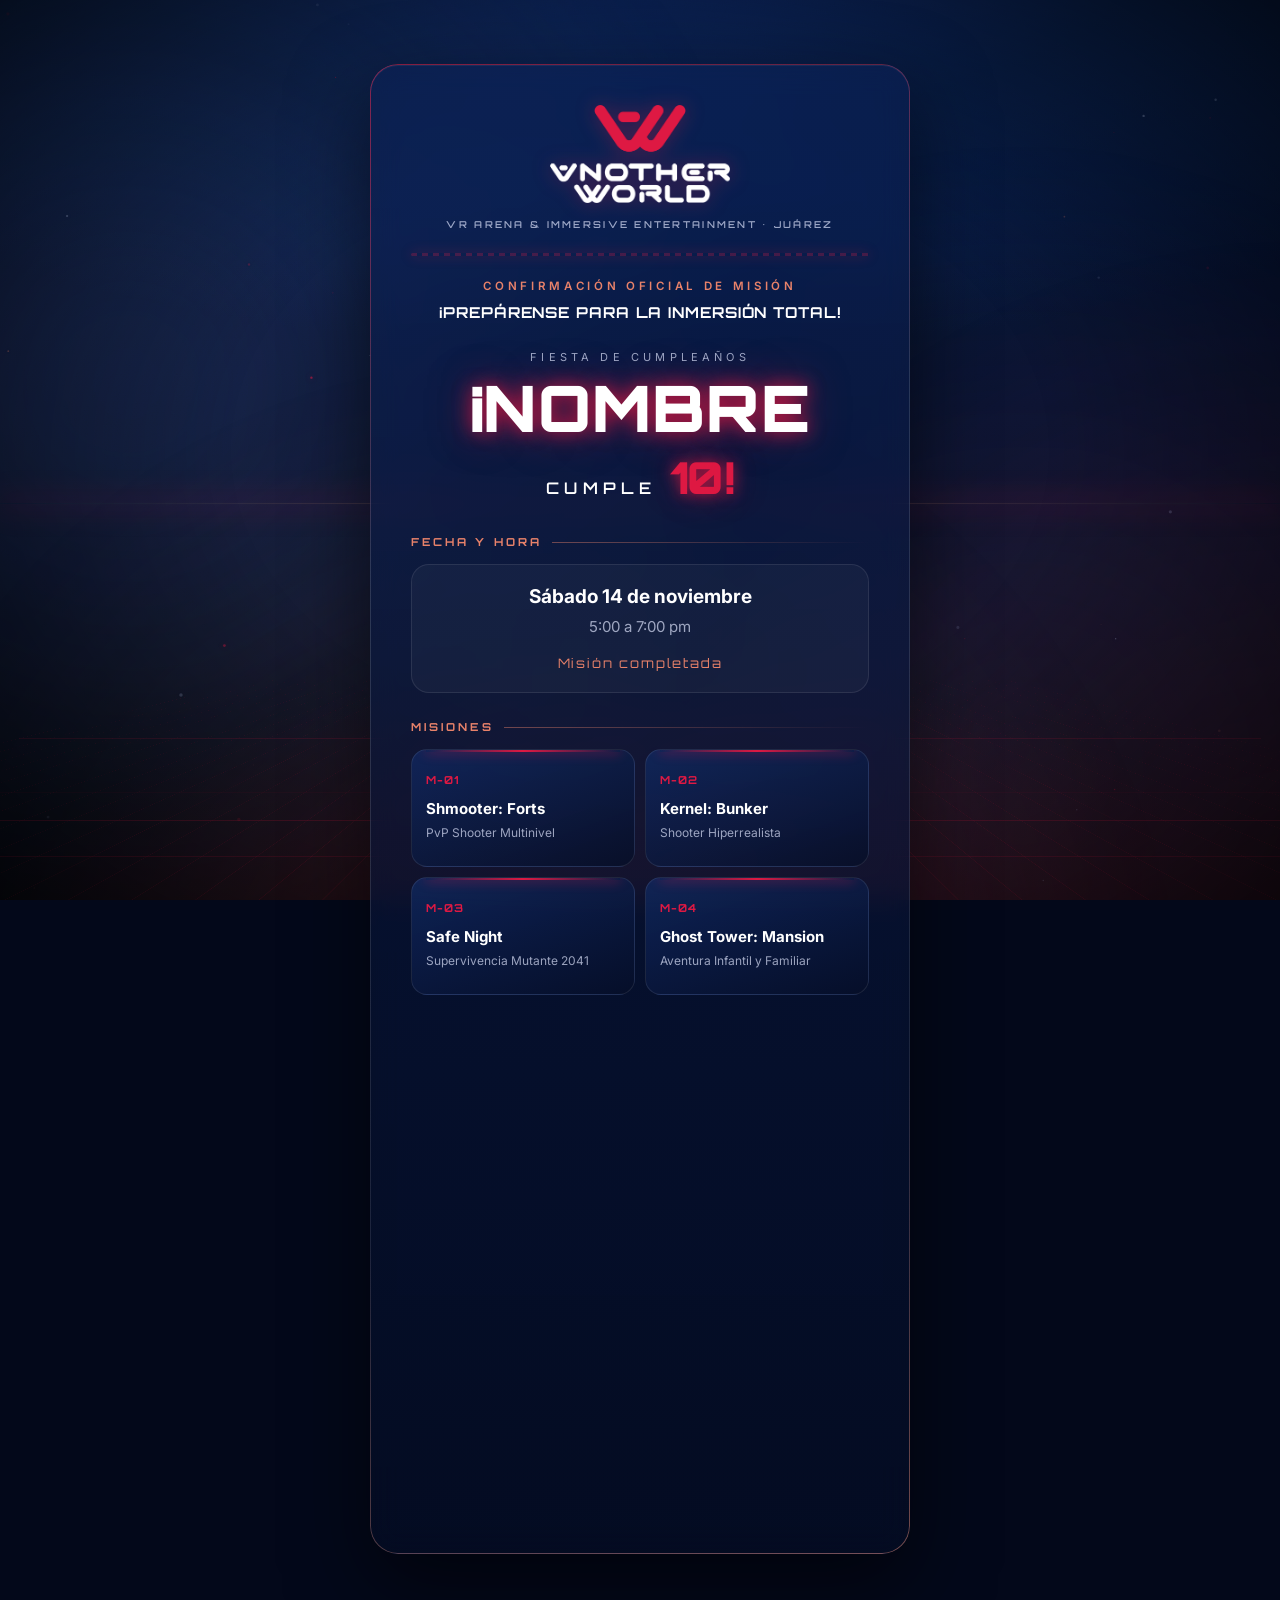
<file: index.html>
<!doctype html>
<html lang="es">
<head>
<meta charset="utf-8">
<meta name="viewport" content="width=device-width, initial-scale=1, viewport-fit=cover">
<meta name="theme-color" content="#050d24">
<title>Confirmación de Misión · Another World VR Arena</title>
<meta name="description" content="Invitación oficial · Another World VR Arena, Juárez">
<script>
/* =====================================================================
   CONFIGURACIÓN DEL EVENTO  —  edita SOLO este bloque para cada invitación
   (también se puede sobrescribir con parámetros en la URL, ver README.txt)
   ===================================================================== */
const CONFIG = {
  nombre:     "NOMBRE",            // nombre del festejado (placeholder)
  edad:       "10",                // años que cumple
  fecha:      "2026-11-14",        // AAAA-MM-DD (ejemplo: sábado 14 de noviembre)
  horaInicio: "17:00",             // HH:MM (24 h)
  horaFin:    "19:00",             // HH:MM (24 h)
  utcOffset:  "auto",              // "auto" = horario de Cd. Juárez (MST -07:00 / MDT -06:00 con DST de EE. UU.); o fija p. ej. "-06:00"
  whatsapp:   "5216560000000",     // PLACEHOLDER: número que recibe las confirmaciones (solo dígitos, con lada país)
  mensaje:    "¡Hola! Confirmo asistencia a la misión de cumpleaños de {nombre} en Another World VR Arena el {fecha} ({hora}). Somos __ personas.",
  lugar:      "Another World VR Arena",
  direccion:  "Av. Ejército Nacional 5230, Local 9, Juárez, Chih.",
  misiones: [
    { titulo: "Shmooter: Forts",     genero: "PvP Shooter Multinivel" },
    { titulo: "Kernel: Bunker",      genero: "Shooter Hiperrealista" },
    { titulo: "Safe Night",          genero: "Supervivencia Mutante 2041" },
    { titulo: "Ghost Tower: Mansion",genero: "Aventura Infantil y Familiar" }
  ]
};
</script>
<style>
@font-face{font-family:"Orbitron";src:url("fonts/Orbitron.ttf") format("truetype");font-weight:400 900;font-display:swap}
@font-face{font-family:"Inter";src:url("fonts/Inter.ttf") format("truetype");font-weight:100 900;font-display:swap}
:root{
  --navy:#092251; --ink:#03081a; --red:#DE1943; --coral:#E8826A; --white:#fff;
  --muted:rgba(225,232,255,.68); --line:rgba(255,255,255,.09);
  --display:"Orbitron",system-ui,sans-serif; --body:"Inter",system-ui,-apple-system,"Segoe UI",sans-serif;
}
*{box-sizing:border-box;margin:0;padding:0}
html{-webkit-text-size-adjust:100%}
body{min-height:100svh;font-family:var(--body);color:var(--white);background:var(--ink);overflow-x:hidden;-webkit-font-smoothing:antialiased;line-height:1.5}
a{color:inherit;text-decoration:none}

/* ---------- Fondo cinematográfico ---------- */
.bg{position:fixed;inset:0;z-index:0;overflow:hidden;pointer-events:none;
  background:
    radial-gradient(120% 70% at 50% -10%, #12317a 0%, rgba(9,34,81,.85) 35%, transparent 70%),
    radial-gradient(90% 60% at 50% 110%, rgba(222,25,67,.22) 0%, transparent 60%),
    linear-gradient(180deg,#071a43 0%, #050f2b 45%, #02060f 100%);}
.fog{position:absolute;width:120vmax;height:120vmax;border-radius:50%;filter:blur(60px);opacity:.85;will-change:transform}
.fog.f1{left:-50vmax;top:-30vmax;background:radial-gradient(circle,rgba(120,150,230,.20),transparent 60%);animation:drift1 46s ease-in-out infinite alternate}
.fog.f2{right:-60vmax;top:10vmax;background:radial-gradient(circle,rgba(222,25,67,.18),transparent 60%);animation:drift2 58s ease-in-out infinite alternate}
.fog.f3{left:-20vmax;bottom:-70vmax;background:radial-gradient(circle,rgba(232,130,106,.16),transparent 62%);animation:drift3 52s ease-in-out infinite alternate}
.fog.f4{right:-40vmax;bottom:-50vmax;background:radial-gradient(circle,rgba(170,190,255,.10),transparent 60%);animation:drift1 64s ease-in-out infinite alternate-reverse}
@keyframes drift1{to{transform:translate3d(18vmax,10vmax,0) scale(1.15)}}
@keyframes drift2{to{transform:translate3d(-22vmax,14vmax,0) scale(1.1)}}
@keyframes drift3{to{transform:translate3d(16vmax,-12vmax,0) scale(1.2)}}
/* piso de rejilla VR */
.floor{position:absolute;left:-50%;right:-50%;bottom:-2px;height:46vh;perspective:340px;opacity:.55;
  -webkit-mask-image:linear-gradient(to top,#000 10%,transparent 95%);mask-image:linear-gradient(to top,#000 10%,transparent 95%)}
.floor .grid{position:absolute;inset:-100% 0 0 0;transform-origin:50% 100%;transform:rotateX(72deg);
  background-image:linear-gradient(rgba(222,25,67,.55) 1px,transparent 1px),linear-gradient(90deg,rgba(222,25,67,.35) 1px,transparent 1px);
  background-size:64px 64px;animation:floor 3.2s linear infinite;will-change:transform}
@keyframes floor{from{transform:rotateX(72deg) translateY(0)}to{transform:rotateX(72deg) translateY(64px)}}
.horizon{position:absolute;left:0;right:0;bottom:44vh;height:1px;background:linear-gradient(90deg,transparent,rgba(232,130,106,.5),transparent);box-shadow:0 0 30px 6px rgba(222,25,67,.25);opacity:.6}
#dust{position:absolute;inset:0;width:100%;height:100%}
.grain{position:absolute;inset:-50%;opacity:.07;mix-blend-mode:overlay;
  background-image:url("data:image/svg+xml,%3Csvg xmlns='http://www.w3.org/2000/svg' width='160' height='160'%3E%3Cfilter id='n'%3E%3CfeTurbulence type='fractalNoise' baseFrequency='.9' numOctaves='2' stitchTiles='stitch'/%3E%3C/filter%3E%3Crect width='100%25' height='100%25' filter='url(%23n)'/%3E%3C/svg%3E")}
.vignette{position:absolute;inset:0;background:radial-gradient(ellipse at center,transparent 45%,rgba(0,0,0,.65) 100%)}

/* ---------- Tarjeta ---------- */
.wrap{position:relative;z-index:1;min-height:100svh;display:flex;justify-content:center;padding:max(20px,env(safe-area-inset-top)) 16px 40px}
.card{position:relative;width:100%;max-width:480px;align-self:flex-start;margin-top:8px;
  background:linear-gradient(180deg,rgba(13,33,82,.62),rgba(5,13,36,.72));
  border:1px solid rgba(255,255,255,.08);border-radius:28px;padding:28px 22px 26px;
  box-shadow:0 30px 80px rgba(0,0,0,.55),inset 0 1px 0 rgba(255,255,255,.06);
  -webkit-backdrop-filter:blur(14px) saturate(120%);backdrop-filter:blur(14px) saturate(120%)}
.card::before{content:"";position:absolute;inset:-1px;border-radius:inherit;padding:1px;pointer-events:none;
  background:linear-gradient(160deg,rgba(222,25,67,.55),rgba(255,255,255,.06) 30%,rgba(255,255,255,.02) 70%,rgba(232,130,106,.45));
  -webkit-mask:linear-gradient(#000 0 0) content-box,linear-gradient(#000 0 0);-webkit-mask-composite:xor;mask-composite:exclude}

/* ---------- Tira LED ---------- */
.led{position:relative;height:3px;margin:22px auto;width:100%;border-radius:3px;overflow:hidden;
  background:repeating-linear-gradient(90deg,rgba(222,25,67,.28) 0 6px,transparent 6px 11px)}
.led::after{content:"";position:absolute;top:-4px;bottom:-4px;width:38%;left:0;
  background:radial-gradient(closest-side,rgba(255,255,255,.95),rgba(232,130,106,.85) 35%,rgba(222,25,67,.0) 100%);
  filter:blur(1px);transform:translateX(-120%);animation:pulse 3.6s cubic-bezier(.45,.05,.35,1) infinite;will-change:transform}
.led.rev::after{animation-direction:reverse;animation-duration:4.4s}
@keyframes pulse{to{transform:translateX(320%)}}
.led-glow{box-shadow:0 0 12px rgba(222,25,67,.35)}

/* ---------- Encabezado ---------- */
header{text-align:center}
.logo{width:150px;height:auto;display:block;margin:0 auto;filter:drop-shadow(0 0 10px rgba(222,25,67,.35));animation:logoGlow 6s ease-in-out infinite}
@keyframes logoGlow{0%,100%{filter:drop-shadow(0 0 8px rgba(222,25,67,.30))}50%{filter:drop-shadow(0 0 18px rgba(222,25,67,.55))}}
.tag{margin-top:14px;font-family:var(--display);font-size:9px;letter-spacing:.14em;font-weight:600;color:var(--muted)}

.tag .sep{display:none}.tag .city{display:block;margin-top:4px;color:var(--coral);letter-spacing:.4em}
.kicker{text-align:center}
.kicker .k1{font-size:11.5px;letter-spacing:.22em;text-transform:uppercase;color:var(--coral);font-weight:600}
.kicker .k2{margin-top:8px;font-family:var(--display);font-weight:700;font-size:15px;letter-spacing:.06em;line-height:1.35}

/* ---------- Hero ---------- */
.hero{text-align:center;padding:26px 0 8px}
.hero .pre{font-size:11px;letter-spacing:.38em;color:var(--muted);text-transform:uppercase}
.name{position:relative;display:inline-block;margin-top:10px;font-family:var(--display);font-weight:900;
  font-size:clamp(40px,13vw,64px);line-height:1;letter-spacing:.02em;word-break:break-word}
.name::after{content:attr(data-text);position:absolute;inset:0;color:transparent;
  text-shadow:0 0 18px rgba(222,25,67,.85),0 0 42px rgba(222,25,67,.5);z-index:-1;animation:flicker 7s linear infinite}
@keyframes flicker{0%,18%,22%,25%,53%,57%,100%{opacity:1}20%,24%,55%{opacity:.35}}
.age{margin-top:16px;display:flex;align-items:baseline;justify-content:center;gap:14px}
.age .cumple{font-family:var(--display);font-weight:600;font-size:16px;letter-spacing:.34em}
.age .num{font-family:var(--display);font-weight:900;font-size:44px;line-height:1;color:var(--red);
  text-shadow:0 0 14px rgba(222,25,67,.75),0 0 34px rgba(222,25,67,.4)}
.age .bang{font-family:var(--display);font-weight:900;font-size:30px;color:var(--red)}

/* ---------- Secciones ---------- */
.sec{margin-top:26px}
.h{display:flex;align-items:center;gap:10px;font-family:var(--display);font-size:11px;font-weight:700;letter-spacing:.28em;color:var(--coral);text-transform:uppercase;margin-bottom:14px}
.h::after{content:"";flex:1;height:1px;background:linear-gradient(90deg,rgba(232,130,106,.45),transparent)}
.panel{background:rgba(255,255,255,.035);border:1px solid var(--line);border-radius:18px;padding:18px}
.when{text-align:center}
.when .d{font-size:19px;font-weight:700}
.when .t{margin-top:4px;color:var(--muted);font-size:15px}
.count{margin-top:16px;display:grid;grid-template-columns:repeat(4,1fr);gap:8px}
.count div{background:rgba(3,8,26,.55);border:1px solid var(--line);border-radius:12px;padding:10px 0 8px}
.count b{display:block;font-family:var(--display);font-size:22px;font-weight:700;font-variant-numeric:tabular-nums}
.count span{font-size:9.5px;letter-spacing:.18em;color:var(--muted);text-transform:uppercase}
.count.done{display:block;text-align:center;font-family:var(--display);font-size:13px;letter-spacing:.14em;color:var(--coral)}

.games{display:grid;grid-template-columns:1fr 1fr;gap:10px}
.game{position:relative;overflow:hidden;border-radius:16px;padding:16px 14px 14px;min-height:118px;
  background:linear-gradient(160deg,rgba(18,44,104,.7),rgba(6,15,40,.75));border:1px solid var(--line);
  transition:transform .35s ease,border-color .35s ease}
.game::before{content:"";position:absolute;left:14px;right:14px;top:0;height:2px;background:linear-gradient(90deg,transparent,var(--red),transparent);box-shadow:0 0 12px var(--red)}
.game:hover{transform:translateY(-3px);border-color:rgba(222,25,67,.45)}
.game .n{font-family:var(--display);font-size:11px;color:var(--red);font-weight:700;letter-spacing:.1em}
.game h3{margin-top:10px;font-size:15px;font-weight:700;line-height:1.25}
.game p{margin-top:6px;font-size:12px;color:var(--muted);line-height:1.35}

.rules{list-style:none;display:grid;gap:10px}
.rules li{display:flex;gap:12px;align-items:flex-start;font-size:14.5px;line-height:1.45}
.ic{flex:none;width:34px;height:34px;border-radius:10px;display:grid;place-items:center;background:rgba(222,25,67,.12);border:1px solid rgba(222,25,67,.3)}
.ic svg{width:18px;height:18px;stroke:var(--coral);fill:none;stroke-width:1.8;stroke-linecap:round;stroke-linejoin:round}
.rules small{display:block;color:var(--muted);font-size:12.5px}

.place .pl{font-weight:700;font-size:16px}
.place .ad{color:var(--muted);font-size:14px;margin-top:2px}

.btn{display:flex;align-items:center;justify-content:center;gap:10px;width:100%;min-height:52px;border-radius:14px;
  font-weight:700;font-size:15px;letter-spacing:.02em;cursor:pointer;border:0;font-family:var(--body);transition:transform .2s ease,box-shadow .3s ease,background .3s ease}
.btn svg{width:19px;height:19px;flex:none}
.btn:active{transform:scale(.98)}
.btn.primary{color:#fff;background:linear-gradient(180deg,#f02a55,#c4113a);box-shadow:0 10px 30px rgba(222,25,67,.4),inset 0 1px 0 rgba(255,255,255,.25)}
.btn.primary:hover{box-shadow:0 12px 40px rgba(222,25,67,.6),inset 0 1px 0 rgba(255,255,255,.25)}
.btn.ghost{color:#fff;background:rgba(255,255,255,.05);border:1px solid rgba(255,255,255,.16)}
.btn.ghost:hover{background:rgba(255,255,255,.09)}
.btn.small{min-height:44px;font-size:14px;margin-top:14px}
.ctas{display:grid;gap:10px}
footer{text-align:center;margin-top:26px;font-size:11px;letter-spacing:.2em;color:rgba(225,232,255,.45);text-transform:uppercase}

/* ---------- Revelado escalonado ---------- */
.rv{opacity:0;transform:translate3d(0,18px,0);filter:blur(4px);transition:opacity .9s cubic-bezier(.2,.7,.2,1),transform .9s cubic-bezier(.2,.7,.2,1),filter .9s ease;transition-delay:var(--d,0s)}
.rv.in{opacity:1;transform:none;filter:none}

/* ---------- Escritorio ---------- */
@media (min-width:760px){
  .tag{letter-spacing:.24em;font-size:9.5px} .tag .sep{display:inline} .tag .city{display:inline;margin:0;color:inherit;letter-spacing:inherit} .kicker .k1{letter-spacing:.32em}
  .wrap{padding:56px 24px 64px;align-items:flex-start}
  .card{max-width:540px;padding:40px 40px 34px}
  .logo{width:180px}
  .ctas{grid-template-columns:1.3fr 1fr}
}
@media (max-width:350px){ .games{grid-template-columns:1fr} .count b{font-size:18px} }

/* ---------- Movimiento reducido ---------- */
@media (prefers-reduced-motion:reduce){
  *,*::before,*::after{animation:none!important;transition:none!important}
  .rv{opacity:1;transform:none;filter:none}
  #dust{display:none}
}
</style>
</head>
<body>
<div class="bg" aria-hidden="true">
  <div class="fog f1"></div><div class="fog f2"></div><div class="fog f3"></div><div class="fog f4"></div>
  <div class="horizon"></div>
  <div class="floor"><div class="grid"></div></div>
  <canvas id="dust"></canvas>
  <div class="grain"></div><div class="vignette"></div>
</div>

<main class="wrap">
  <article class="card">
    <header class="rv" style="--d:.05s">
      <img class="logo" src="assets/aw_logo.png" alt="Another World" width="800" height="434">
      <p class="tag">VR ARENA &amp; IMMERSIVE ENTERTAINMENT<span class="sep"> • </span><span class="city">JUÁREZ</span></p>
    </header>

    <div class="led led-glow rv" style="--d:.2s"></div>

    <section class="kicker rv" style="--d:.3s">
      <p class="k1">Confirmación Oficial de Misión</p>
      <p class="k2">¡PREPÁRENSE PARA LA INMERSIÓN TOTAL!</p>
    </section>

    <section class="hero">
      <p class="pre rv" style="--d:.45s">Fiesta de cumpleaños</p>
      <h1 class="rv" style="--d:.55s"><span class="name" id="name" data-text="¡NOMBRE">¡NOMBRE</span></h1>
      <div class="age rv" style="--d:.7s" aria-label="cumple años"><span class="cumple">CUMPLE</span><span class="num"><span id="age">10</span>!</span></div>
    </section>

    <section class="sec rv" style="--d:.85s">
      <h2 class="h">Fecha y hora</h2>
      <div class="panel when">
        <p class="d" id="date">Sábado 16 de agosto</p>
        <p class="t" id="time">5:00 a 7:00 pm</p>
        <div class="count" id="count" aria-live="polite">
          <div><b id="cd-d">00</b><span>Días</span></div>
          <div><b id="cd-h">00</b><span>Horas</span></div>
          <div><b id="cd-m">00</b><span>Min</span></div>
          <div><b id="cd-s">00</b><span>Seg</span></div>
        </div>
      </div>
    </section>

    <section class="sec rv">
      <h2 class="h">Misiones</h2>
      <div class="games" id="games"></div>
    </section>

    <section class="sec rv">
      <h2 class="h">Instrucciones tácticas</h2>
      <ul class="rules panel">
        <li><span class="ic"><svg viewBox="0 0 24 24"><circle cx="12" cy="12" r="9"/><path d="M12 7v5l3 2"/></svg></span>
          <span>Llega <b>15 minutos antes</b> para el briefing.<small>Así todos entran a la misión a tiempo.</small></span></li>
        <li><span class="ic"><svg viewBox="0 0 24 24"><path d="M3 16h12l4-3h2v4H3z"/><path d="M6 16V9h4l3 4"/></svg></span>
          <span><b>Calzado cerrado</b> y ropa cómoda.<small>Arena sin cables: libertad total de movimiento.</small></span></li>
      </ul>
    </section>

    <section class="sec rv">
      <h2 class="h">Base de operaciones</h2>
      <div class="panel place">
        <p class="pl" id="place">Another World VR Arena</p>
        <p class="ad" id="addr">Av. Ejército Nacional 5230, Local 9, Juárez, Chih.</p>
        <a class="btn ghost small" id="maps" target="_blank" rel="noopener">
          <svg viewBox="0 0 24 24" fill="none" stroke="currentColor" stroke-width="1.8" stroke-linecap="round" stroke-linejoin="round"><path d="M12 21s-7-6.2-7-11.5A7 7 0 0 1 19 9.5C19 14.8 12 21 12 21z"/><circle cx="12" cy="9.5" r="2.5"/></svg>
          Cómo llegar</a>
      </div>
    </section>

    <div class="led rev rv"></div>

    <section class="ctas rv">
      <a class="btn primary" id="rsvp" target="_blank" rel="noopener">
        <svg viewBox="0 0 24 24" fill="currentColor"><path d="M12 2a10 10 0 0 0-8.6 15.1L2 22l5-1.3A10 10 0 1 0 12 2zm0 18.2a8.2 8.2 0 0 1-4.2-1.2l-.3-.2-3 .8.8-2.9-.2-.3A8.2 8.2 0 1 1 12 20.2zm4.5-6.1c-.2-.1-1.5-.7-1.7-.8s-.4-.1-.6.1-.7.8-.8 1-.3.2-.5.1a6.7 6.7 0 0 1-3.3-2.9c-.3-.4.3-.4.7-1.3.1-.2 0-.3 0-.4l-.8-1.8c-.2-.5-.4-.4-.6-.4h-.5a1 1 0 0 0-.7.3 3 3 0 0 0-.9 2.2 5.1 5.1 0 0 0 1.1 2.7 11.6 11.6 0 0 0 4.4 3.9c1.6.7 2.3.7 3.1.6a2.7 2.7 0 0 0 1.8-1.3 2.2 2.2 0 0 0 .2-1.3c-.1-.1-.3-.2-.5-.3z"/></svg>
        Confirmar asistencia</a>
      <button class="btn ghost" id="ics" type="button">
        <svg viewBox="0 0 24 24" fill="none" stroke="currentColor" stroke-width="1.8" stroke-linecap="round" stroke-linejoin="round"><rect x="3" y="5" width="18" height="16" rx="3"/><path d="M3 10h18M8 3v4M16 3v4M12 13v5M9.5 15.5h5"/></svg>
        Agregar al calendario</button>
    </section>

    <footer class="rv">Another World VR Arena · Juárez</footer>
  </article>
</main>

<script>
(function(){
  /* ---- 1. Config + parámetros de URL ---- */
  const C = Object.assign({}, CONFIG);
  const q = new URLSearchParams(location.search);
  const map = {nombre:"nombre",edad:"edad",fecha:"fecha",inicio:"horaInicio",fin:"horaFin",tz:"utcOffset",wa:"whatsapp",msg:"mensaje",lugar:"lugar",dir:"direccion"};
  for (const [p,k] of Object.entries(map)) if (q.has(p) && q.get(p).trim()) C[k] = q.get(p).trim().slice(0,200);
  if (q.has("hora")) { const h=q.get("hora").split(/[-–a ]+/).filter(Boolean); if(h[0]) C.horaInicio=h[0]; if(h[1]) C.horaFin=h[1]; }
  C.whatsapp = String(C.whatsapp).replace(/\D/g,"");
  const isHM = s => /^\d{1,2}:\d{2}$/.test(s);
  if (!/^\d{4}-\d{2}-\d{2}$/.test(C.fecha)) C.fecha = CONFIG.fecha;
  if (!isHM(C.horaInicio)) C.horaInicio = CONFIG.horaInicio;
  if (!isHM(C.horaFin)) C.horaFin = CONFIG.horaFin;
  if (!/^[+-]\d{2}:\d{2}$/.test(C.utcOffset)) C.utcOffset = "auto";
  if (C.utcOffset === "auto") { // DST EE. UU.: 2º domingo de marzo a 1er domingo de noviembre
    const [y,mo,da] = C.fecha.split("-").map(Number);
    const nthSun = (m,n) => { const d=new Date(Date.UTC(y,m,1)); return 1 + (7 - d.getUTCDay())%7 + 7*(n-1); };
    const v = mo*100+da, a = 300+nthSun(2,2), b = 1100+nthSun(10,1);
    C.utcOffset = (v>=a && v<b) ? "-06:00" : "-07:00";
  }

  /* ---- 2. Formatos ---- */
  const [Y,M,D] = C.fecha.split("-").map(Number);
  const fechaTxt = new Intl.DateTimeFormat("es-MX",{weekday:"long",day:"numeric",month:"long",timeZone:"UTC"}).format(new Date(Date.UTC(Y,M-1,D,12)));
  const hm = s => { let [h,m]=s.split(":").map(Number); const ap=h>=12?"pm":"am"; h=h%12||12; return h+":"+String(m).padStart(2,"0")+" "+ap; };
  const ini = hm(C.horaInicio), fin = hm(C.horaFin);
  const horaTxt = ini.slice(-2)===fin.slice(-2) ? ini.slice(0,-3)+" a "+fin : ini+" a "+fin;
  const toDate = t => new Date(C.fecha+"T"+t.padStart(5,"0")+":00"+C.utcOffset);
  const start = toDate(C.horaInicio), end = toDate(C.horaFin);
  const $ = id => document.getElementById(id);

  /* ---- 3. Pintar contenido (solo textContent: seguro con parámetros) ---- */
  const nm = "¡" + C.nombre.toUpperCase();
  $("name").textContent = nm; $("name").dataset.text = nm;
  $("age").textContent = C.edad;
  const ft = fechaTxt.replace(/,/g,""); $("date").textContent = ft.charAt(0).toUpperCase()+ft.slice(1);
  $("time").textContent = horaTxt;
  $("place").textContent = C.lugar; $("addr").textContent = C.direccion;
  document.title = `${C.nombre} cumple ${C.edad} · Another World VR Arena`;
  const g = $("games");
  C.misiones.forEach((m,i) => {
    const el = document.createElement("div"); el.className = "game";
    el.innerHTML = '<span class="n"></span><h3></h3><p></p>';
    el.querySelector(".n").textContent = "M-" + String(i+1).padStart(2,"0");
    el.querySelector("h3").textContent = m.titulo; el.querySelector("p").textContent = m.genero;
    g.appendChild(el);
  });

  /* ---- 4. Enlaces ---- */
  $("maps").href = "https://www.google.com/maps/search/?api=1&query=" + encodeURIComponent(C.lugar + ", " + C.direccion);
  const msg = C.mensaje.replace("{nombre}",C.nombre).replace("{fecha}",fechaTxt).replace("{hora}",horaTxt);
  $("rsvp").href = "https://wa.me/" + C.whatsapp + "?text=" + encodeURIComponent(msg);
  $("ics").addEventListener("click", () => {
    const f = d => d.toISOString().replace(/[-:]/g,"").replace(/\.\d{3}/,"");
    const esc = s => String(s).replace(/\\/g,"\\\\").replace(/([,;])/g,"\\$1").replace(/\n/g,"\\n");
    const ics = ["BEGIN:VCALENDAR","VERSION:2.0","PRODID:-//Another World VR Arena//Invitacion//ES","CALSCALE:GREGORIAN","METHOD:PUBLISH",
      "BEGIN:VEVENT","UID:"+f(start)+"-"+Math.random().toString(36).slice(2)+"@anotherworld-invitacion",
      "DTSTAMP:"+f(new Date()),"DTSTART:"+f(start),"DTEND:"+f(end),
      "SUMMARY:"+esc(`Misión VR: ${C.nombre} cumple ${C.edad}`),
      "LOCATION:"+esc(C.lugar+", "+C.direccion),
      "DESCRIPTION:"+esc("Llega 15 minutos antes para el briefing. Calzado cerrado y ropa cómoda."),
      "BEGIN:VALARM","TRIGGER:-PT2H","ACTION:DISPLAY","DESCRIPTION:Misión VR en 2 horas","END:VALARM",
      "END:VEVENT","END:VCALENDAR"].join("\r\n");
    const a = document.createElement("a");
    a.href = URL.createObjectURL(new Blob([ics],{type:"text/calendar;charset=utf-8"}));
    a.download = "mision-another-world.ics"; document.body.appendChild(a); a.click();
    setTimeout(()=>{URL.revokeObjectURL(a.href); a.remove();},500);
  });

  /* ---- 5. Cuenta regresiva ---- */
  const pad = n => String(n).padStart(2,"0");
  function tick(){
    const ms = start - Date.now();
    if (ms <= 0) { const c=$("count"); c.className="count done"; c.textContent = Date.now() < end ? "¡La misión está en curso!" : "Misión completada"; return false; }
    const s = Math.floor(ms/1000);
    $("cd-d").textContent = pad(Math.floor(s/86400)); $("cd-h").textContent = pad(Math.floor(s%86400/3600));
    $("cd-m").textContent = pad(Math.floor(s%3600/60)); $("cd-s").textContent = pad(s%60); return true;
  }
  if (tick()) { const t = setInterval(()=>{ if(!tick()) clearInterval(t); },1000); }

  /* ---- 6. Revelado escalonado ---- */
  const reduce = matchMedia("(prefers-reduced-motion: reduce)").matches;
  const rv = document.querySelectorAll(".rv");
  if (reduce || !("IntersectionObserver" in window)) rv.forEach(e=>e.classList.add("in"));
  else {
    const io = new IntersectionObserver(es => es.forEach(e => { if (e.isIntersecting){ e.target.classList.add("in"); io.unobserve(e.target);} }),{rootMargin:"0px 0px -8% 0px",threshold:.08});
    rv.forEach(e=>io.observe(e));
  }

  /* ---- 7. Partículas de polvo luminoso (canvas ligero) ---- */
  if (!reduce) {
    const cv = $("dust"), cx = cv.getContext("2d"); let W,H,P=[],dpr=Math.min(devicePixelRatio||1,2);
    function size(){ W=cv.width=innerWidth*dpr; H=cv.height=innerHeight*dpr; cv.style.width=innerWidth+"px"; cv.style.height=innerHeight+"px";
      const n = Math.round(Math.min(60, innerWidth*innerHeight/18000));
      P = Array.from({length:n},()=>({x:Math.random()*W,y:Math.random()*H,r:(Math.random()*1.4+.4)*dpr,v:(Math.random()*.25+.06)*dpr,a:Math.random()*.5+.15,p:Math.random()*6.28,c:Math.random()<.35?"232,130,106":(Math.random()<.5?"222,25,67":"200,215,255")})); }
    size(); addEventListener("resize",size);
    let last=0;
    (function loop(t){ requestAnimationFrame(loop); if (document.hidden || t-last<33) return; last=t;
      cx.clearRect(0,0,W,H);
      for (const o of P){ o.y-=o.v; o.x+=Math.sin(t/3000+o.p)*.15*dpr; if(o.y<-10){o.y=H+10;o.x=Math.random()*W;}
        const a=o.a*(.6+.4*Math.sin(t/900+o.p)); cx.beginPath(); cx.fillStyle=`rgba(${o.c},${a})`; cx.shadowColor=`rgba(${o.c},${a})`; cx.shadowBlur=6*dpr; cx.arc(o.x,o.y,o.r,0,6.283); cx.fill(); }
    })(0);
  }
})();
</script>
</body>
</html>
</file>
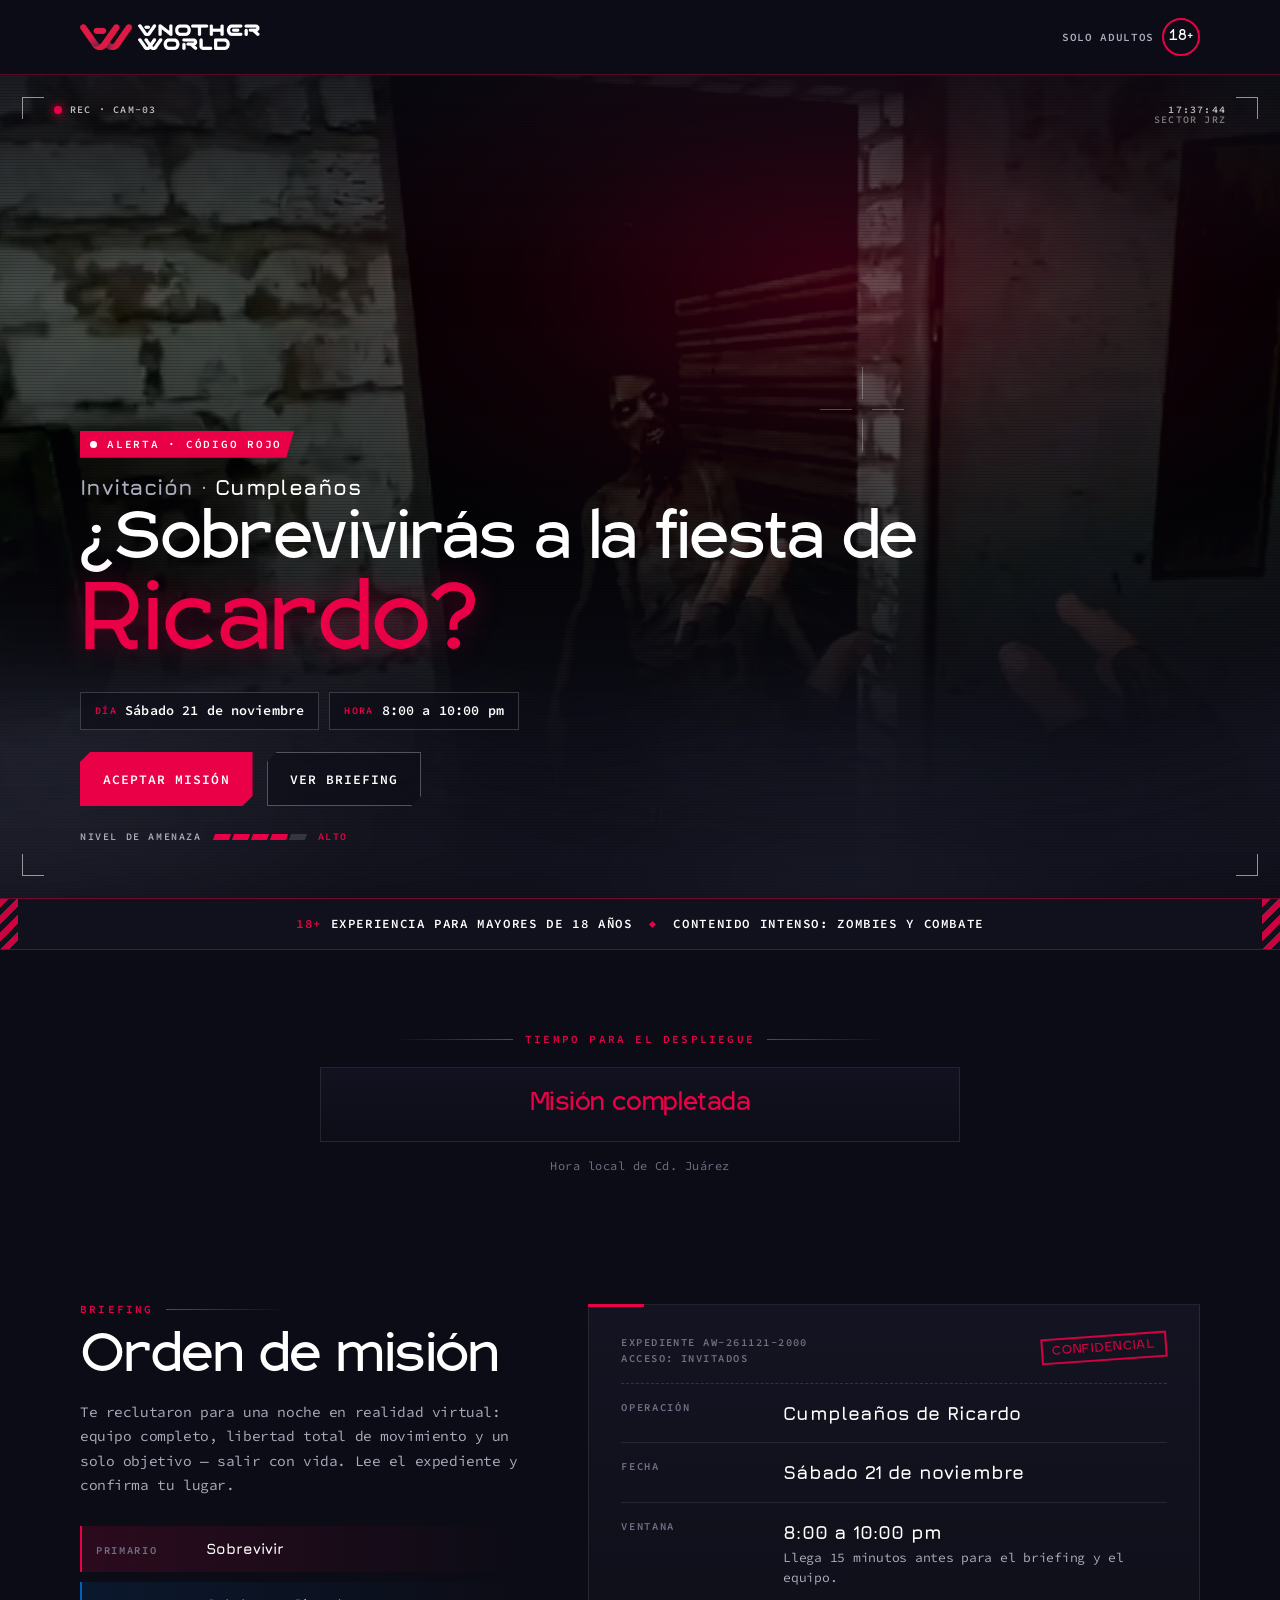
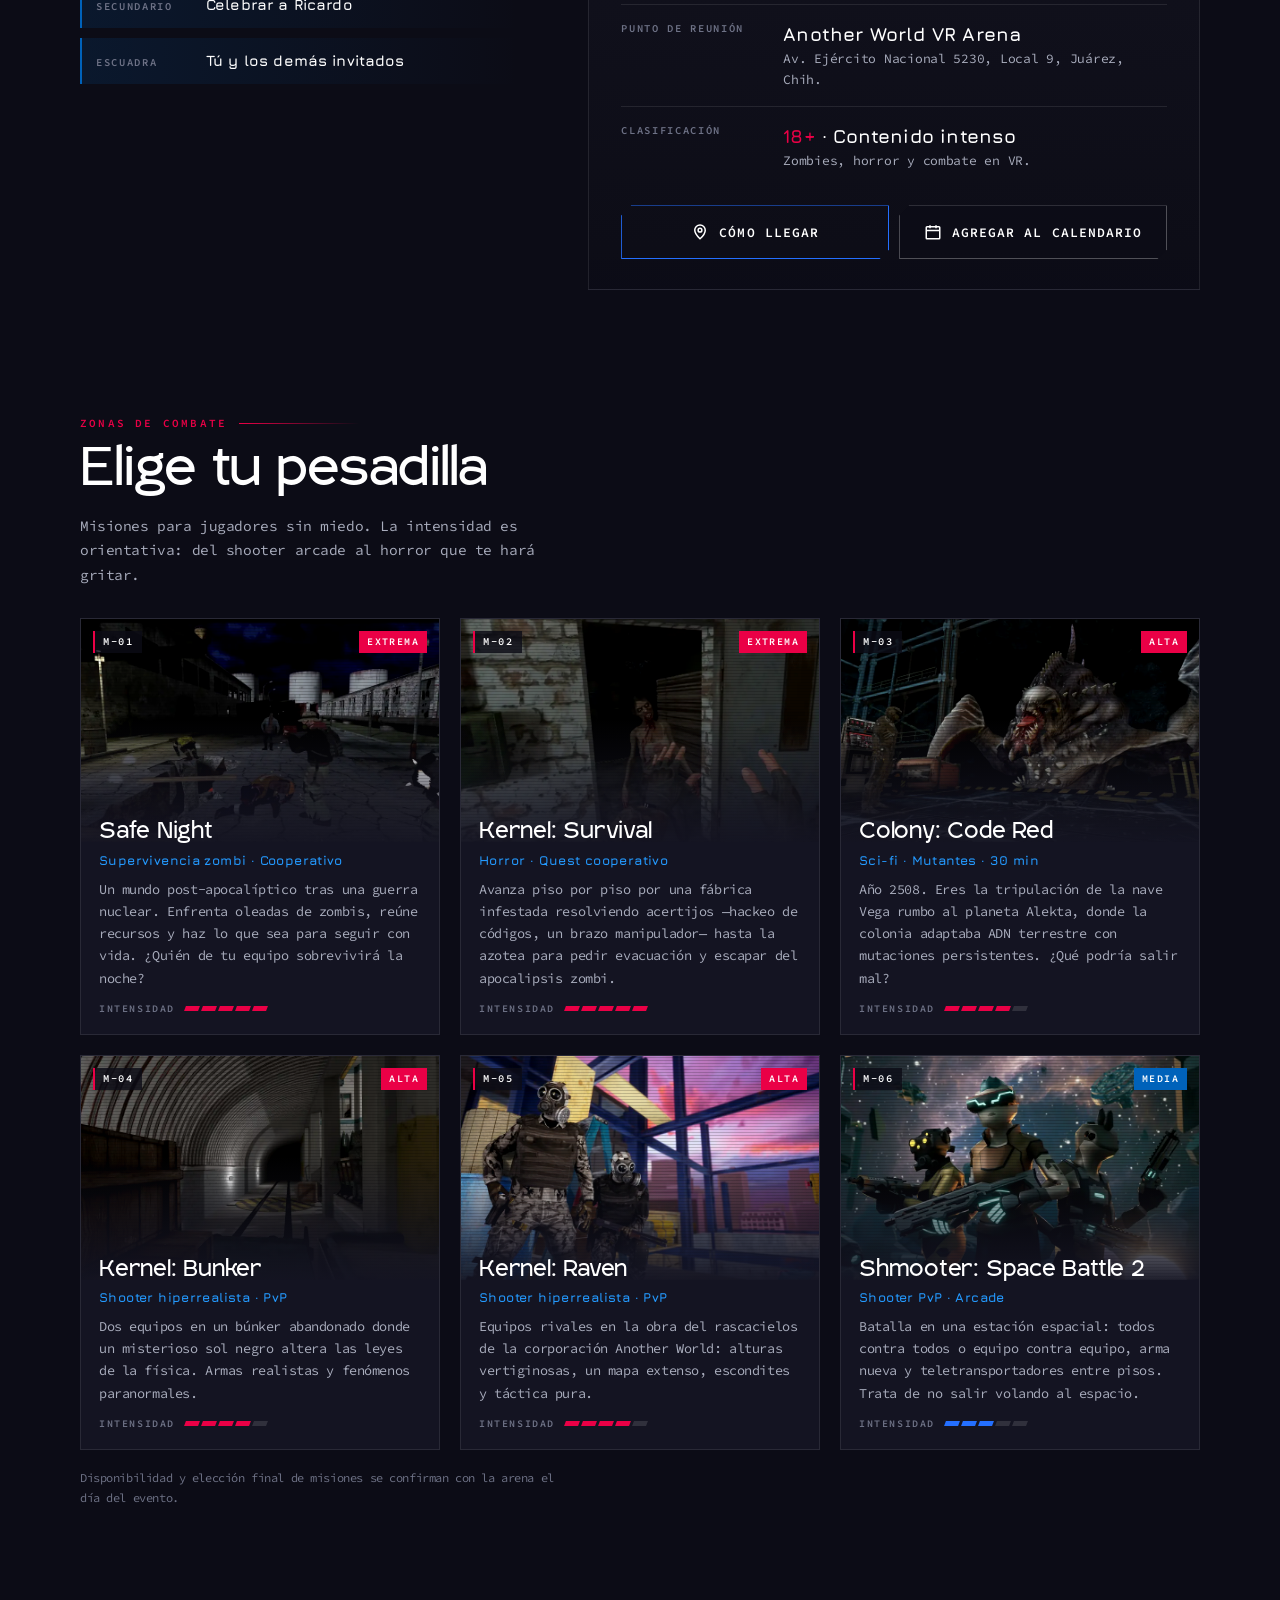
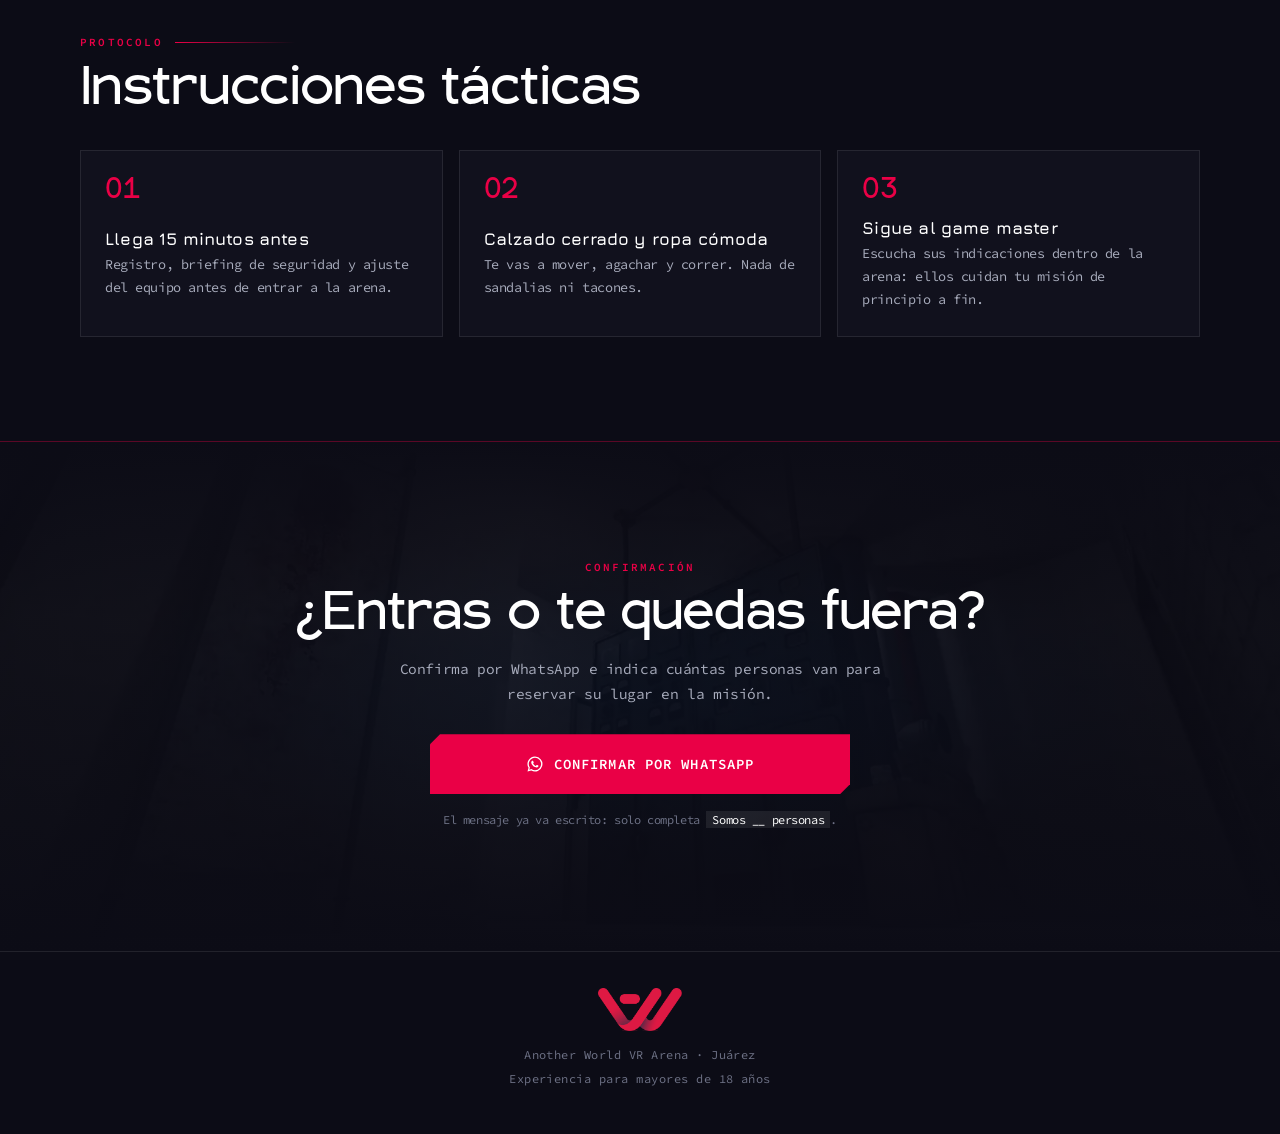
<file: adultos/index.html>
<!doctype html>
<html lang="es">
<head>
<meta charset="utf-8">
<meta name="viewport" content="width=device-width, initial-scale=1, viewport-fit=cover">
<meta name="theme-color" content="#0C0C16">
<title>Invitación · Another World VR Arena</title>
<meta name="description" content="Invitación para adultos (18+) · Another World VR Arena, Juárez">
<meta property="og:title" content="¿Sobrevivirás a la fiesta? · Another World VR Arena">
<meta property="og:description" content="Misión VR para mayores de 18 años en Another World VR Arena, Juárez.">
<meta property="og:image" content="img/hero-16x9.webp">
<!-- Imágenes y video: solo capturas/arte de juegos y logotipo oficial. Sin fotografías ni video de personas reales. -->
<link rel="icon" type="image/png" href="img/aw-logo-sign.png">
<link rel="preload" href="fonts/igra-sans.woff2" as="font" type="font/woff2" crossorigin>
<link rel="preload" href="fonts/source-code-pro-400.woff2" as="font" type="font/woff2" crossorigin>
<script>
/* =====================================================================
   CONFIGURACIÓN DEL EVENTO — edita SOLO este bloque para cada invitación
   Mismos campos y parámetros de URL que las otras plantillas, + "evento".
   ===================================================================== */
const CONFIG = {
  evento:     "Cumpleaños",        // Cumpleaños · Despedida · Convivio · Reunión… (URL: ?evento=)
  nombre:     "Ricardo",           // festejado/a o anfitrión(a)  (PLACEHOLDER)
  edad:       "",                  // opcional: déjalo vacío para no mostrar edad
  fecha:      "2026-11-21",        // AAAA-MM-DD
  horaInicio: "20:00",             // HH:MM (24 h)
  horaFin:    "22:00",             // HH:MM (24 h)
  utcOffset:  "auto",              // "auto" = Cd. Juárez (MST -07:00 / MDT -06:00 con DST de EE. UU.); o fija p. ej. "-07:00"
  whatsapp:   "5216560000000",     // PLACEHOLDER: número que recibe las confirmaciones (solo dígitos, con lada país)
  mensaje:    "¡Hola! Acepto la misión: confirmo asistencia — {evento} de {nombre} en Another World VR Arena, el {fecha} ({hora}). Somos __ personas.",
  lugar:      "Another World VR Arena",
  direccion:  "Av. Ejército Nacional 5230, Local 9, Juárez, Chih.",
  // nivel = intensidad orientativa 1–5 (ver README)
  misiones: [
    { titulo: "Safe Night", genero: "Supervivencia zombi · Cooperativo", nivel: 5, img: "img/m-safe-night.webp",
      desc: "Un mundo post-apocalíptico tras una guerra nuclear. Enfrenta oleadas de zombis, reúne recursos y haz lo que sea para seguir con vida. ¿Quién de tu equipo sobrevivirá la noche?" },
    { titulo: "Kernel: Survival", genero: "Horror · Quest cooperativo", nivel: 5, img: "img/m-kernel-survival.webp",
      desc: "Avanza piso por piso por una fábrica infestada resolviendo acertijos —hackeo de códigos, un brazo manipulador— hasta la azotea para pedir evacuación y escapar del apocalipsis zombi." },
    { titulo: "Colony: Code Red", genero: "Sci-fi · Mutantes · 30 min", nivel: 4, img: "img/m-colony.webp",
      desc: "Año 2508. Eres la tripulación de la nave Vega rumbo al planeta Alekta, donde la colonia adaptaba ADN terrestre con mutaciones persistentes. ¿Qué podría salir mal?" },
    { titulo: "Kernel: Bunker", genero: "Shooter hiperrealista · PvP", nivel: 4, img: "img/m-kernel-bunker.webp",
      desc: "Dos equipos en un búnker abandonado donde un misterioso sol negro altera las leyes de la física. Armas realistas y fenómenos paranormales." },
    { titulo: "Kernel: Raven", genero: "Shooter hiperrealista · PvP", nivel: 4, img: "img/m-kernel-raven.webp",
      desc: "Equipos rivales en la obra del rascacielos de la corporación Another World: alturas vertiginosas, un mapa extenso, escondites y táctica pura." },
    { titulo: "Shmooter: Space Battle 2", genero: "Shooter PvP · Arcade", nivel: 3, img: "img/m-shmooter-space2.webp",
      desc: "Batalla en una estación espacial: todos contra todos o equipo contra equipo, arma nueva y teletransportadores entre pisos. Trata de no salir volando al espacio." }
  ]
};
</script>
<style>
@font-face{font-family:"Igra Sans";src:url(fonts/igra-sans.woff2) format("woff2");font-display:swap}
@font-face{font-family:"Jura";src:url(fonts/jura-bold.woff2) format("woff2");font-weight:700;font-display:swap}
@font-face{font-family:"Source Code Pro";src:url(fonts/source-code-pro-400.woff2) format("woff2");font-weight:400;font-display:swap}
@font-face{font-family:"Source Code Pro";src:url(fonts/source-code-pro-600.woff2) format("woff2");font-weight:600;font-display:swap}
:root{
  --black:#0C0C16; --black2:#11111D; --panel:#141422; --line:rgba(255,255,255,.09);
  --red:#EA0046; --red2:#F80C4F; --blue:#0062BA; --neon:#246FFF; --neon2:#249AFF; --white:#FFFFFF; --mute:#A9ADBD; --dim:#6E7286;
  --h:"Igra Sans",system-ui,sans-serif; --s:"Jura",system-ui,sans-serif; --b:"Source Code Pro",ui-monospace,monospace;
}
*{box-sizing:border-box;margin:0;padding:0}
html{background:var(--black);scroll-behavior:smooth;-webkit-text-size-adjust:100%}
body{background:var(--black);color:var(--white);font:400 14px/1.7 var(--b);letter-spacing:-.03em;overflow-x:hidden;-webkit-font-smoothing:antialiased}
img,video{display:block;max-width:100%;height:auto}
a{color:inherit;text-decoration:none}
.wrap{width:min(1120px,100% - 40px);margin-inline:auto}
.sr{position:absolute;width:1px;height:1px;overflow:hidden;clip:rect(0 0 0 0)}

/* ---------- barra superior: logo oficial sobre fondo sólido ---------- */
.top{position:relative;z-index:5;background:var(--black);border-bottom:1px solid rgba(234,0,70,.35)}
.top .wrap{display:flex;align-items:center;justify-content:space-between;gap:16px;padding:18px 0}
.top .logo{width:150px;height:auto}
.badge18{display:flex;align-items:center;gap:8px;font:600 11px/1 var(--b);letter-spacing:.06em;text-transform:uppercase;color:var(--mute)}
.badge18 b{display:grid;place-items:center;width:38px;height:38px;border:2px solid var(--red);border-radius:50%;color:var(--white);font:400 14px/1 var(--h);letter-spacing:0}

/* ---------- hero ---------- */
.hero{position:relative;min-height:calc(100svh - 75px);max-height:980px;display:flex;flex-direction:column;justify-content:flex-end;overflow:hidden;isolation:isolate;background:#05050a}
.hero video,.hero .poster{position:absolute;inset:0;width:100%;height:100%;object-fit:cover;z-index:-4;filter:saturate(.75) contrast(1.08) brightness(.8)}
.hero::before{content:"";position:absolute;inset:0;z-index:-3;
  background:linear-gradient(180deg,rgba(12,12,22,.65) 0%,rgba(12,12,22,0) 26%,rgba(12,12,22,.2) 50%,rgba(12,12,22,.92) 80%,var(--black) 100%),
             radial-gradient(120% 80% at 50% 40%,transparent 40%,rgba(5,5,10,.75) 100%)}
.scan{position:absolute;inset:0;z-index:-2;pointer-events:none;opacity:.35;mix-blend-mode:overlay;
  background:repeating-linear-gradient(0deg,rgba(0,0,0,.55) 0 1px,transparent 1px 3px)}
.alarm{position:absolute;inset:-10% -10% auto auto;width:90%;height:70%;z-index:-2;pointer-events:none;mix-blend-mode:screen;
  background:radial-gradient(closest-side,rgba(234,0,70,.42),rgba(234,0,70,.12) 55%,transparent);opacity:.55;animation:alarm 7s steps(1,end) infinite}
@keyframes alarm{0%{opacity:.55}6%{opacity:.18}7%{opacity:.6}9%{opacity:.25}10%{opacity:.55}48%{opacity:.5}50%{opacity:.2}51%{opacity:.55}100%{opacity:.55}}
.fog{position:absolute;left:-30%;right:-30%;bottom:-8%;height:55%;z-index:-2;pointer-events:none;opacity:.45;filter:blur(28px);
  background:radial-gradient(40% 50% at 20% 70%,rgba(160,170,200,.28),transparent 70%),radial-gradient(35% 45% at 60% 80%,rgba(140,150,190,.22),transparent 70%),radial-gradient(30% 40% at 90% 65%,rgba(150,160,200,.2),transparent 70%);
  animation:fog 26s ease-in-out infinite alternate}
.fog.f2{bottom:10%;height:40%;opacity:.25;animation-duration:34s;animation-direction:alternate-reverse}
@keyframes fog{from{transform:translate3d(-6%,0,0)}to{transform:translate3d(6%,-3%,0)}}
/* HUD */
.hud{position:absolute;inset:14px;z-index:-1;pointer-events:none;font:600 10px/1 var(--b);letter-spacing:.12em;text-transform:uppercase;color:rgba(255,255,255,.72)}
.hud i{position:absolute;width:22px;height:22px;border:1.5px solid rgba(255,255,255,.55)}
.hud i:nth-child(1){top:0;left:0;border-right:0;border-bottom:0}.hud i:nth-child(2){top:0;right:0;border-left:0;border-bottom:0}
.hud i:nth-child(3){bottom:0;left:0;border-right:0;border-top:0}.hud i:nth-child(4){bottom:0;right:0;border-left:0;border-top:0}
.hud .tl{position:absolute;top:8px;left:32px;display:flex;align-items:center;gap:8px}
.hud .tr{position:absolute;top:8px;right:32px;text-align:right}
.rec{width:8px;height:8px;border-radius:50%;background:var(--red);box-shadow:0 0 10px var(--red);animation:blink 1.6s steps(1,end) infinite}
@keyframes blink{50%{opacity:.15}}
.hud .ret{position:absolute;left:50%;top:42%;width:64px;height:64px;transform:translate(-50%,-50%);opacity:.35}
.hud .ret::before,.hud .ret::after{content:"";position:absolute;background:rgba(255,255,255,.8)}
.hud .ret::before{left:50%;top:0;bottom:0;width:1px;-webkit-mask:linear-gradient(#000 0 38%,transparent 38% 62%,#000 62%);mask:linear-gradient(#000 0 38%,transparent 38% 62%,#000 62%)}
.hud .ret::after{top:50%;left:0;right:0;height:1px;-webkit-mask:linear-gradient(90deg,#000 0 38%,transparent 38% 62%,#000 62%);mask:linear-gradient(90deg,#000 0 38%,transparent 38% 62%,#000 62%)}
.hero .in{padding:0 0 30px;position:relative}
.kick{display:inline-flex;align-items:center;gap:10px;font:600 11px/1 var(--b);letter-spacing:.16em;text-transform:uppercase;color:var(--white);background:var(--red);padding:8px 12px 8px 10px;clip-path:polygon(0 0,100% 0,calc(100% - 8px) 100%,0 100%)}
.kick .rec{background:#fff;box-shadow:none;width:7px;height:7px}
.evt{margin-top:16px;font:700 18px/1.2 var(--s);letter-spacing:.02em;color:var(--mute)}
.evt span{color:var(--white)}
h1{margin-top:8px;font:400 clamp(30px,8.6vw,74px)/1.08 var(--h);letter-spacing:-.02em;text-wrap:balance}
h1 .q{display:block;color:var(--white)}
h1 .nm{display:block;position:relative;color:var(--red);font-size:1.42em;line-height:1.02;margin-top:4px;word-break:break-word;text-shadow:0 0 28px rgba(234,0,70,.35)}
.glitch{position:relative;display:inline-block}
.glitch::before,.glitch::after{content:attr(data-t);position:absolute;inset:0;pointer-events:none;opacity:0}
.glitch::before{color:var(--neon2);transform:translate(-3px,0);clip-path:inset(18% 0 58% 0)}
.glitch::after{color:#fff;transform:translate(3px,0);clip-path:inset(62% 0 12% 0)}
.glitch.on::before{animation:gl1 .42s steps(2,end) 1}.glitch.on::after{animation:gl2 .42s steps(2,end) 1}
@keyframes gl1{0%{opacity:.9;clip-path:inset(10% 0 70% 0);transform:translate(-4px,0)}35%{clip-path:inset(55% 0 20% 0);transform:translate(3px,0)}70%{clip-path:inset(30% 0 50% 0);transform:translate(-2px,0)}100%{opacity:0}}
@keyframes gl2{0%{opacity:.8;clip-path:inset(70% 0 8% 0);transform:translate(4px,0)}40%{clip-path:inset(20% 0 64% 0);transform:translate(-3px,0)}100%{opacity:0}}
.meta{margin-top:18px;display:flex;flex-wrap:wrap;gap:8px}
.chip{display:inline-flex;align-items:center;gap:8px;padding:8px 12px;border:1px solid rgba(255,255,255,.18);background:rgba(12,12,22,.6);backdrop-filter:blur(6px);-webkit-backdrop-filter:blur(6px);font:600 12.5px/1.2 var(--b);letter-spacing:.01em}
.chip em{font-style:normal;color:var(--red);font-size:10px;letter-spacing:.14em;text-transform:uppercase}
.chip.age[hidden]{display:none}
.cta{margin-top:22px;display:flex;flex-wrap:wrap;gap:10px}
.btn{display:inline-flex;align-items:center;justify-content:center;gap:10px;min-height:52px;padding:0 22px;font:600 13px/1 var(--b);letter-spacing:.08em;text-transform:uppercase;border:1px solid transparent;cursor:pointer;transition:transform .2s,box-shadow .25s,background .25s,border-color .25s;clip-path:polygon(10px 0,100% 0,100% calc(100% - 10px),calc(100% - 10px) 100%,0 100%,0 10px)}
.btn svg{width:18px;height:18px;flex:none}
.btn.red{background:var(--red);color:#fff}
.btn.red:hover{background:var(--red2);box-shadow:0 0 0 1px var(--red2),0 0 26px rgba(248,12,79,.45)}
.btn.ghost{background:rgba(12,12,22,.55);color:#fff;border-color:rgba(255,255,255,.28)}
.btn.ghost:hover{border-color:var(--neon2);box-shadow:inset 0 0 0 1px var(--neon2),0 0 22px rgba(36,111,255,.35)}
.btn.blue{background:transparent;color:#fff;border-color:var(--neon)}
.btn.blue:hover{box-shadow:inset 0 0 0 1px var(--neon2),0 0 22px rgba(36,111,255,.4)}
.btn:active{transform:translateY(1px)}
.btn:focus-visible{outline:2px solid var(--neon2);outline-offset:3px}
.threat{margin-top:26px;display:flex;align-items:center;gap:12px;font:600 10px/1 var(--b);letter-spacing:.16em;text-transform:uppercase;color:var(--mute)}
.threat .bars{display:flex;gap:3px}
.threat .bars s{width:16px;height:6px;background:rgba(255,255,255,.14);transform:skewX(-20deg)}
.threat .bars s.on{background:var(--red)}
.threat b{color:var(--red);font-weight:600}

/* franja 18+ */
.warn{position:relative;background:var(--black2);border-block:1px solid rgba(234,0,70,.45);overflow:hidden}
.warn::before,.warn::after{content:"";position:absolute;top:0;bottom:0;width:18px;background:repeating-linear-gradient(135deg,var(--red) 0 6px,transparent 6px 12px);opacity:.85}
.warn::before{left:0}.warn::after{right:0}
.warn .wrap{display:flex;flex-wrap:wrap;align-items:center;justify-content:center;gap:6px 18px;padding:14px 22px;text-align:center;font:600 11.5px/1.45 var(--b);letter-spacing:.05em;text-transform:uppercase}
.warn strong{color:var(--red);font-weight:600}
.warn .sep{width:5px;height:5px;background:var(--red);transform:rotate(45deg)}

/* secciones */
section{position:relative;padding:72px 0}
.lbl{display:flex;align-items:center;gap:12px;font:600 11px/1 var(--b);letter-spacing:.2em;text-transform:uppercase;color:var(--red)}
.lbl::after{content:"";height:1px;flex:1;max-width:120px;background:linear-gradient(90deg,var(--red),transparent)}
h2{margin-top:14px;font:400 clamp(28px,7vw,52px)/1.12 var(--h);letter-spacing:-.02em;text-wrap:balance}
.lead{margin-top:12px;color:var(--mute);max-width:56ch;font-size:14.5px}

/* cuenta regresiva */
.count-sec{padding:56px 0 18px;text-align:center}
.count-sec .lbl{justify-content:center}.count-sec .lbl::before{content:"";height:1px;flex:1;max-width:120px;background:linear-gradient(270deg,var(--red),transparent)}
.count{margin:22px auto 0;display:grid;grid-template-columns:repeat(4,1fr);max-width:640px;border:1px solid var(--line);background:linear-gradient(180deg,#121220,#0d0d18)}
.count div{position:relative;padding:18px 4px 14px}
.count div+div{border-left:1px solid var(--line)}
.count b{display:block;font:400 clamp(34px,10vw,64px)/1 var(--h);color:#fff;letter-spacing:-.02em;font-variant-numeric:tabular-nums}
.count div:last-child b{color:var(--red)}
.count span{display:block;margin-top:8px;font:600 10px/1 var(--b);letter-spacing:.2em;color:var(--dim);text-transform:uppercase}
.count.done{display:block;padding:22px;font:400 24px/1.2 var(--h);color:var(--red)}
.count-note{margin-top:14px;font-size:12px;color:var(--dim);letter-spacing:.04em}

/* briefing / expediente */
.dossier{margin-top:30px;position:relative;border:1px solid var(--line);background:linear-gradient(180deg,rgba(20,20,34,.92),rgba(12,12,22,.96));padding:24px 20px}
.dossier::before{content:"";position:absolute;left:-1px;top:-1px;width:56px;height:3px;background:var(--red)}
.dossier .hd{display:flex;justify-content:space-between;align-items:flex-start;gap:12px;padding-bottom:16px;border-bottom:1px dashed rgba(255,255,255,.14);font:600 10.5px/1.5 var(--b);letter-spacing:.14em;text-transform:uppercase;color:var(--dim)}
#file{white-space:nowrap}
.stamp{flex:none;border:2px solid var(--red);color:var(--red);padding:5px 9px;font:400 12px/1 var(--h);letter-spacing:.06em;transform:rotate(-4deg);opacity:.9}
dl{display:grid;grid-template-columns:1fr;gap:0}
dl>div{display:grid;grid-template-columns:110px 1fr;gap:12px;padding:14px 0;border-bottom:1px solid var(--line)}
dl>div:last-child{border-bottom:0}
dt{font:600 10.5px/1.6 var(--b);letter-spacing:.16em;text-transform:uppercase;color:var(--dim)}
dd{font:700 17px/1.4 var(--s);color:#fff;letter-spacing:.01em}
dd small{display:block;margin-top:2px;font:400 13px/1.55 var(--b);color:var(--mute);letter-spacing:-.02em}
dd .r{color:var(--red)}
.dossier .acts{margin-top:18px;display:grid;grid-template-columns:1fr;gap:10px}

/* misiones */
.games{margin-top:30px;display:grid;grid-template-columns:1fr;gap:16px}
.game{position:relative;background:var(--panel);border:1px solid var(--line);overflow:hidden;transition:border-color .3s,transform .3s}
.game:hover{border-color:rgba(234,0,70,.55)}
.game .art{position:relative;aspect-ratio:16/9;overflow:hidden;background:#000}
.game .art img{width:100%;height:100%;object-fit:cover;filter:saturate(.85) contrast(1.05);transition:transform .8s ease}
.game:hover .art img{transform:scale(1.04)}
.game .art::after{content:"";position:absolute;inset:0;background:linear-gradient(180deg,transparent 45%,rgba(20,20,34,.95)),repeating-linear-gradient(0deg,rgba(0,0,0,.18) 0 1px,transparent 1px 3px)}
.game .n{position:absolute;z-index:1;top:12px;left:12px;font:600 10.5px/1 var(--b);letter-spacing:.16em;color:#fff;background:rgba(12,12,22,.8);border-left:2px solid var(--red);padding:6px 8px}
.game .lvl{position:absolute;z-index:1;top:12px;right:12px;font:600 10px/1 var(--b);letter-spacing:.14em;text-transform:uppercase;padding:6px 8px;background:var(--red);color:#fff}
.game .lvl.l3{background:var(--blue)}
.game .body{padding:4px 18px 20px;margin-top:-26px;position:relative}
.game h3{font:400 22px/1.15 var(--h);letter-spacing:-.01em}
.game .g{margin-top:6px;font:700 13px/1.3 var(--s);color:var(--neon2);letter-spacing:.03em}
.game .x{margin-top:10px;color:var(--mute);font-size:13.5px;line-height:1.65}
.game .int{margin-top:14px;display:flex;align-items:center;gap:10px;font:600 10px/1 var(--b);letter-spacing:.16em;text-transform:uppercase;color:var(--dim)}
.game .int .bars{display:flex;gap:3px}
.game .int s{width:14px;height:5px;background:rgba(255,255,255,.12);transform:skewX(-20deg)}
.game .int s.on{background:var(--red)}
.game.l3 .int s.on{background:var(--neon)}
.obj{margin-top:28px;display:grid;gap:10px;max-width:440px}
.obj div{border-bottom:0;display:flex;gap:14px;align-items:baseline;padding:12px 14px;border-left:2px solid var(--blue);background:linear-gradient(90deg,rgba(0,98,186,.14),transparent)}
.obj div:first-child{border-color:var(--red);background:linear-gradient(90deg,rgba(234,0,70,.14),transparent)}
.obj dt{flex:none;width:96px}
.obj dd{font-size:15px}
.fine{margin-top:18px;font-size:12px;color:var(--dim);max-width:70ch}

/* protocolo */
.proto{margin-top:30px;display:grid;grid-template-columns:1fr;gap:12px;counter-reset:p}
.proto li{list-style:none;position:relative;display:grid;grid-template-columns:54px 1fr;gap:14px;align-items:start;padding:18px 18px 18px 14px;border:1px solid var(--line);background:rgba(20,20,34,.6)}
.proto li::before{counter-increment:p;content:"0" counter(p);font:400 28px/1 var(--h);color:var(--red);padding-top:2px}
.proto h3{font:700 17px/1.3 var(--s);letter-spacing:.01em}
.proto p{margin-top:4px;color:var(--mute);font-size:13.5px}

/* RSVP */
.rsvp{overflow:hidden;isolation:isolate;padding:88px 0;border-top:1px solid rgba(234,0,70,.35)}
.rsvp .bg{position:absolute;inset:0;z-index:-2;background:url(img/bg-bunker.webp) center/cover no-repeat;opacity:.5}
.rsvp::before{content:"";position:absolute;inset:0;z-index:-1;background:linear-gradient(180deg,var(--black) 0%,rgba(12,12,22,.72) 35%,rgba(12,12,22,.82) 70%,var(--black) 100%),radial-gradient(60% 50% at 50% 50%,rgba(0,98,186,.18),transparent 70%)}
.rsvp .wrap{text-align:center;display:flex;flex-direction:column;align-items:center}
.rsvp .lbl{justify-content:center}.rsvp .lbl::before{content:"";height:1px;flex:1;max-width:120px;background:linear-gradient(270deg,var(--red),transparent)}
.rsvp .lead{margin-inline:auto}
.rsvp .acts{margin-top:28px;display:grid;gap:12px;width:100%;max-width:420px}
.rsvp .btn.red{min-height:60px;font-size:14px}
.rsvp .tip{margin-top:16px;font-size:12px;color:var(--dim)}
.rsvp .tip code{white-space:nowrap;font:inherit;color:#fff;background:rgba(255,255,255,.08);padding:1px 6px}

footer{border-top:1px solid var(--line);padding:36px 0 44px;text-align:center;color:var(--dim);font-size:12px;letter-spacing:.04em}
footer img{width:84px;margin:0 auto 14px}
footer p+p{margin-top:4px}

/* revelado */
.rv{opacity:0;transform:translateY(18px);transition:opacity .7s ease var(--d,0s),transform .7s cubic-bezier(.2,.7,.2,1) var(--d,0s)}
.rv.in{opacity:1;transform:none}

/* ---------- escritorio ---------- */
@media (min-width:760px){
  .top .logo{width:180px}
  .hero{min-height:min(100vh - 77px,900px)}
  .hero .in{padding-bottom:56px}
  .hud{inset:22px}
  .hud .ret{top:40%;left:68%;width:84px;height:84px}
  .evt{font-size:22px}
  .meta{gap:10px}.chip{font-size:13.5px;padding:10px 14px}
  .cta{gap:14px}.btn{min-height:54px}
  .warn .wrap{font-size:12.5px;padding:16px 30px}
  section{padding:104px 0}
  .count-sec{padding:84px 0 24px}
  .count div{padding:26px 8px 20px}
  .brief-grid{display:grid;grid-template-columns:.85fr 1.15fr;gap:56px;align-items:start}
  .brief-grid .dossier{margin-top:0}
  .dossier{padding:30px 32px}
  dl>div{grid-template-columns:150px 1fr;padding:16px 0}
  dd{font-size:19px}
  .dossier .acts{grid-template-columns:1fr 1fr}
  .games{grid-template-columns:repeat(2,1fr);gap:20px}
  .game .art{aspect-ratio:16/10}
  .proto{grid-template-columns:repeat(3,1fr);gap:16px}
  .proto li{grid-template-columns:1fr;gap:12px;padding:24px}
  .rsvp{padding:120px 0}
}
@media (min-width:1080px){
  .games{grid-template-columns:repeat(3,1fr)}
  h1{font-size:64px}
}
@media (max-width:370px){
  .top .logo{width:128px}.badge18 span{display:none}
  .btn{padding:0 16px;font-size:12px}
  dl>div{grid-template-columns:1fr;gap:4px}
}
@media (prefers-reduced-motion:reduce){
  *,*::before,*::after{animation:none!important;transition:none!important}
  html{scroll-behavior:auto}
  .rv{opacity:1;transform:none}
}
</style>
</head>
<body>

<header class="top">
  <div class="wrap">
    <img class="logo" src="img/aw-logo-horizontal-white.png" alt="Another World" width="1200" height="178">
    <div class="badge18" aria-label="Solo mayores de 18 años"><span>Solo adultos</span><b>18+</b></div>
  </div>
</header>

<section class="hero" aria-labelledby="ttl" style="padding:0">
  <img class="poster" id="poster" src="img/hero-3x4.webp" alt="" aria-hidden="true">
  <video id="hv" muted playsinline loop preload="none" aria-hidden="true" tabindex="-1"></video>
  <div class="scan" aria-hidden="true"></div>
  <div class="alarm" aria-hidden="true"></div>
  <div class="fog" aria-hidden="true"></div><div class="fog f2" aria-hidden="true"></div>
  <div class="hud" aria-hidden="true"><i></i><i></i><i></i><i></i>
    <div class="tl"><span class="rec"></span><span>REC · CAM-03</span></div>
    <div class="tr"><span id="clock">--:--:--</span><br><span style="opacity:.6">SECTOR JRZ</span></div>
    <div class="ret"></div>
  </div>
  <div class="wrap in">
    <span class="kick"><span class="rec"></span>Alerta · Código rojo</span>
    <p class="evt">Invitación · <span id="evento">Cumpleaños</span></p>
    <h1 id="ttl"><span class="q">¿Sobrevivirás a la fiesta de</span><span class="nm"><span class="glitch" id="name" data-t="Ricardo?">Ricardo?</span></span></h1>
    <div class="meta">
      <span class="chip"><em>Día</em><span id="dateShort"></span></span>
      <span class="chip"><em>Hora</em><span id="timeShort"></span></span>
      <span class="chip age" id="ageChip" hidden><em>Edad</em><span id="age"></span></span>
    </div>
    <div class="cta">
      <a class="btn red" href="#rsvp">Aceptar misión</a>
      <a class="btn ghost" href="#briefing">Ver briefing</a>
    </div>
    <div class="threat" aria-hidden="true">Nivel de amenaza <span class="bars"><s class="on"></s><s class="on"></s><s class="on"></s><s class="on"></s><s></s></span><b>Alto</b></div>
  </div>
</section>

<div class="warn" role="note">
  <div class="wrap"><span><strong>18+</strong> Experiencia para mayores de 18 años</span><i class="sep" aria-hidden="true"></i><span>Contenido intenso: zombies y combate</span></div>
</div>

<main>
  <section class="count-sec" aria-labelledby="ct">
    <div class="wrap">
      <p class="lbl rv" id="ct">Tiempo para el despliegue</p>
      <div class="count rv" id="count" role="timer" aria-live="off">
        <div><b id="cd-d">00</b><span>Días</span></div>
        <div><b id="cd-h">00</b><span>Horas</span></div>
        <div><b id="cd-m">00</b><span>Min</span></div>
        <div><b id="cd-s">00</b><span>Seg</span></div>
      </div>
      <p class="count-note rv">Hora local de Cd. Juárez</p>
    </div>
  </section>

  <section id="briefing" aria-labelledby="bt">
    <div class="wrap brief-grid">
      <div>
        <p class="lbl rv">Briefing</p>
        <h2 class="rv" id="bt">Orden de misión</h2>
        <p class="lead rv">Te reclutaron para una noche en realidad virtual: equipo completo, libertad total de movimiento y un solo objetivo — salir con vida. Lee el expediente y confirma tu lugar.</p>
        <dl class="obj rv">
          <div><dt>Primario</dt><dd>Sobrevivir</dd></div>
          <div><dt>Secundario</dt><dd id="obj2">Celebrar a Ricardo</dd></div>
          <div><dt>Escuadra</dt><dd>Tú y los demás invitados</dd></div>
        </dl>
      </div>
      <div class="dossier rv">
        <div class="hd"><span>Expediente <span id="file">AW-000000</span><br>Acceso: invitados</span><span class="stamp">Confidencial</span></div>
        <dl>
          <div><dt>Operación</dt><dd><span id="op">Cumpleaños de Ricardo</span></dd></div>
          <div><dt>Fecha</dt><dd><span id="date"></span></dd></div>
          <div><dt>Ventana</dt><dd><span id="time"></span><small>Llega 15 minutos antes para el briefing y el equipo.</small></dd></div>
          <div><dt>Punto de reunión</dt><dd><span id="place"></span><small id="addr"></small></dd></div>
          <div><dt>Clasificación</dt><dd><span class="r">18+</span> · Contenido intenso<small>Zombies, horror y combate en VR.</small></dd></div>
        </dl>
        <div class="acts">
          <a class="btn blue" id="maps" href="#" target="_blank" rel="noopener">
            <svg viewBox="0 0 24 24" fill="none" stroke="currentColor" stroke-width="2" aria-hidden="true"><path d="M12 21s-7-6.2-7-11.5A7 7 0 0 1 19 9.5C19 14.8 12 21 12 21z"/><circle cx="12" cy="9.5" r="2.5"/></svg>Cómo llegar</a>
          <button class="btn ghost" id="ics" type="button">
            <svg viewBox="0 0 24 24" fill="none" stroke="currentColor" stroke-width="2" aria-hidden="true"><rect x="3" y="5" width="18" height="16" rx="1"/><path d="M3 10h18M8 3v4M16 3v4"/></svg>Agregar al calendario</button>
        </div>
      </div>
    </div>
  </section>

  <section aria-labelledby="mt" style="padding-top:24px">
    <div class="wrap">
      <p class="lbl rv">Zonas de combate</p>
      <h2 class="rv" id="mt">Elige tu pesadilla</h2>
      <p class="lead rv">Misiones para jugadores sin miedo. La intensidad es orientativa: del shooter arcade al horror que te hará gritar.</p>
      <div class="games" id="games"></div>
      <p class="fine rv">Disponibilidad y elección final de misiones se confirman con la arena el día del evento.</p>
    </div>
  </section>

  <section aria-labelledby="pt" style="padding-top:24px">
    <div class="wrap">
      <p class="lbl rv">Protocolo</p>
      <h2 class="rv" id="pt">Instrucciones tácticas</h2>
      <ol class="proto">
        <li class="rv"><div><h3>Llega 15 minutos antes</h3><p>Registro, briefing de seguridad y ajuste del equipo antes de entrar a la arena.</p></div></li>
        <li class="rv" style="--d:.08s"><div><h3>Calzado cerrado y ropa cómoda</h3><p>Te vas a mover, agachar y correr. Nada de sandalias ni tacones.</p></div></li>
        <li class="rv" style="--d:.16s"><div><h3>Sigue al game master</h3><p>Escucha sus indicaciones dentro de la arena: ellos cuidan tu misión de principio a fin.</p></div></li>
      </ol>
    </div>
  </section>

  <section class="rsvp" id="rsvp" aria-labelledby="rt">
    <div class="bg" aria-hidden="true"></div>
    <div class="wrap">
      <p class="lbl rv">Confirmación</p>
      <h2 class="rv" id="rt">¿Entras o te quedas fuera?</h2>
      <p class="lead rv">Confirma por WhatsApp e indica cuántas personas van para reservar su lugar en la misión.</p>
      <div class="acts rv">
        <a class="btn red" id="rsvpBtn" href="#" target="_blank" rel="noopener">
          <svg viewBox="0 0 24 24" fill="currentColor" aria-hidden="true"><path d="M12 2a10 10 0 0 0-8.6 15.1L2 22l5-1.3A10 10 0 1 0 12 2zm0 18.2c-1.5 0-3-.4-4.3-1.2l-.3-.2-3 .8.8-2.9-.2-.3A8.2 8.2 0 1 1 12 20.2zm4.5-6.1c-.2-.1-1.5-.7-1.7-.8-.2-.1-.4-.1-.6.1l-.8 1c-.1.2-.3.2-.5.1a6.7 6.7 0 0 1-3.3-2.9c-.3-.4.2-.4.7-1.3.1-.2 0-.3 0-.4l-.8-1.8c-.2-.5-.4-.4-.6-.4h-.5c-.2 0-.4.1-.6.3-.2.2-.8.8-.8 2s.8 2.3.9 2.5c.1.2 1.6 2.5 4 3.5 1.5.6 2.1.7 2.8.6.5-.1 1.5-.6 1.7-1.2.2-.6.2-1.1.2-1.2-.1-.1-.3-.2-.5-.3z"/></svg>
          Confirmar por WhatsApp</a>
      </div>
      <p class="tip rv">El mensaje ya va escrito: solo completa <code>Somos __ personas</code>.</p>
    </div>
  </section>
</main>

<footer>
  <img src="img/aw-logo-sign.png" alt="Another World" width="550" height="282" loading="lazy">
  <p>Another World VR Arena · Juárez</p>
  <p>Experiencia para mayores de 18 años</p>
</footer>

<script>
(function(){
  /* ---- 1. Config + parámetros de URL (mismos que las otras plantillas + evento) ---- */
  const C = Object.assign({}, CONFIG);
  const q = new URLSearchParams(location.search);
  const map = {evento:"evento",nombre:"nombre",edad:"edad",fecha:"fecha",inicio:"horaInicio",fin:"horaFin",tz:"utcOffset",wa:"whatsapp",msg:"mensaje",lugar:"lugar",dir:"direccion"};
  for (const [p,k] of Object.entries(map)) if (q.has(p)) { const v=q.get(p).trim().slice(0,200); if (v || p==="edad") C[k]=v; }
  if (q.has("hora")) { const h=q.get("hora").split(/[-–a ]+/).filter(Boolean); if(h[0]) C.horaInicio=h[0]; if(h[1]) C.horaFin=h[1]; }
  C.whatsapp = String(C.whatsapp).replace(/\D/g,"");
  C.edad = String(C.edad||"").trim();
  if (!C.evento) C.evento = "Cumpleaños";
  const isHM = s => /^\d{1,2}:\d{2}$/.test(s);
  if (!/^\d{4}-\d{2}-\d{2}$/.test(C.fecha)) C.fecha = CONFIG.fecha;
  if (!isHM(C.horaInicio)) C.horaInicio = CONFIG.horaInicio;
  if (!isHM(C.horaFin)) C.horaFin = CONFIG.horaFin;
  if (!/^[+-]\d{2}:\d{2}$/.test(C.utcOffset)) C.utcOffset = "auto";
  if (C.utcOffset === "auto") { // DST EE. UU.: 2º domingo de marzo a 1er domingo de noviembre
    const [y,mo,da] = C.fecha.split("-").map(Number);
    const nthSun = (m,n) => { const d=new Date(Date.UTC(y,m,1)); return 1 + (7 - d.getUTCDay())%7 + 7*(n-1); };
    const v = mo*100+da, a = 300+nthSun(2,2), b = 1100+nthSun(10,1);
    C.utcOffset = (v>=a && v<b) ? "-06:00" : "-07:00";
  }

  /* ---- 2. Formatos ---- */
  const [Y,M,D] = C.fecha.split("-").map(Number);
  const fechaTxt = new Intl.DateTimeFormat("es-MX",{weekday:"long",day:"numeric",month:"long",timeZone:"UTC"}).format(new Date(Date.UTC(Y,M-1,D,12)));
  const hm = s => { let [h,m]=s.split(":").map(Number); const ap=h>=12?"pm":"am"; h=h%12||12; return h+":"+String(m).padStart(2,"0")+" "+ap; };
  const ini = hm(C.horaInicio), fin = hm(C.horaFin);
  const horaTxt = ini.slice(-2)===fin.slice(-2) ? ini.slice(0,-3)+" a "+fin : ini+" a "+fin;
  const toDate = t => new Date(C.fecha+"T"+t.padStart(5,"0")+":00"+C.utcOffset);
  const start = toDate(C.horaInicio); let end = toDate(C.horaFin);
  if (end <= start) end = new Date(end.getTime()+864e5); // termina después de medianoche
  const $ = id => document.getElementById(id);
  const evCap = C.evento.charAt(0).toUpperCase()+C.evento.slice(1);

  /* ---- 3. Pintar contenido (solo textContent: seguro con parámetros) ---- */
  const nm = C.nombre + "?";
  $("name").textContent = nm; $("name").setAttribute("data-t", nm);
  $("evento").textContent = evCap;
  if (C.edad) { $("age").textContent = /^\d+$/.test(C.edad) ? C.edad + " años" : C.edad; $("ageChip").hidden = false; }
  const ft = fechaTxt.replace(/,/g,""), FT = ft.charAt(0).toUpperCase()+ft.slice(1);
  $("date").textContent = FT; $("dateShort").textContent = FT;
  $("time").textContent = horaTxt; $("timeShort").textContent = horaTxt;
  $("place").textContent = C.lugar; $("addr").textContent = C.direccion;
  $("obj2").textContent = "Celebrar a " + C.nombre;
  $("op").textContent = evCap + " de " + C.nombre + (C.edad && /^\d+$/.test(C.edad) ? " · " + C.edad + " años" : "");
  $("file").textContent = "AW-" + C.fecha.slice(2).replace(/-/g,"") + "-" + C.horaInicio.replace(":","");
  document.title = `${evCap} de ${C.nombre} · Another World VR Arena`;
  const LV = {5:"Extrema",4:"Alta",3:"Media",2:"Baja",1:"Suave"};
  const g = $("games");
  C.misiones.forEach((m,i) => {
    const n = Math.max(1,Math.min(5,m.nivel|0||3));
    const el = document.createElement("article"); el.className = "game rv" + (n<=3?" l3":""); el.style.setProperty("--d",((i%3)*.08)+"s");
    el.innerHTML = '<div class="art"><span class="n"></span><span class="lvl"></span><img loading="lazy" width="800" height="500"></div><div class="body"><h3></h3><p class="g"></p><p class="x"></p><div class="int">Intensidad <span class="bars"></span></div></div>';
    el.querySelector(".n").textContent = "M-" + String(i+1).padStart(2,"0");
    const lv = el.querySelector(".lvl"); lv.textContent = LV[n]; if (n<=3) lv.classList.add("l3");
    const im = el.querySelector("img"); if (m.img) { im.src = m.img; im.alt = m.titulo; } else im.parentNode.removeChild(im);
    el.querySelector("h3").textContent = m.titulo; el.querySelector(".g").textContent = m.genero || "";
    el.querySelector(".x").textContent = m.desc || "";
    const bars = el.querySelector(".bars"); for (let k=1;k<=5;k++){ const s=document.createElement("s"); if(k<=n) s.className="on"; bars.appendChild(s); }
    el.querySelector(".int").setAttribute("aria-label","Intensidad "+LV[n]+", "+n+" de 5");
    g.appendChild(el);
  });

  /* ---- 4. Enlaces ---- */
  $("maps").href = "https://www.google.com/maps/search/?api=1&query=" + encodeURIComponent(C.lugar + ", " + C.direccion);
  const msg = C.mensaje.replace("{evento}",evCap).replace("{nombre}",C.nombre).replace("{edad}",C.edad).replace("{fecha}",fechaTxt).replace("{hora}",horaTxt);
  $("rsvpBtn").href = "https://wa.me/" + C.whatsapp + "?text=" + encodeURIComponent(msg);
  $("ics").addEventListener("click", () => {
    const f = d => d.toISOString().replace(/[-:]/g,"").replace(/\.\d{3}/,"");
    const esc = s => String(s).replace(/\\/g,"\\\\").replace(/([,;])/g,"\\$1").replace(/\n/g,"\\n");
    const ics = ["BEGIN:VCALENDAR","VERSION:2.0","PRODID:-//Another World VR Arena//Invitacion adultos//ES","CALSCALE:GREGORIAN","METHOD:PUBLISH",
      "BEGIN:VEVENT","UID:"+f(start)+"-"+Math.random().toString(36).slice(2)+"@anotherworld-invitacion",
      "DTSTAMP:"+f(new Date()),"DTSTART:"+f(start),"DTEND:"+f(end),
      "SUMMARY:"+esc(`Misión VR: ${evCap} de ${C.nombre}`),
      "LOCATION:"+esc(C.lugar+", "+C.direccion),
      "DESCRIPTION:"+esc("Experiencia para mayores de 18 años. Llega 15 minutos antes para el briefing. Calzado cerrado y ropa cómoda."),
      "BEGIN:VALARM","TRIGGER:-PT2H","ACTION:DISPLAY","DESCRIPTION:Misión VR en 2 horas","END:VALARM",
      "END:VEVENT","END:VCALENDAR"].join("\r\n");
    const a = document.createElement("a");
    a.href = URL.createObjectURL(new Blob([ics],{type:"text/calendar;charset=utf-8"}));
    a.download = "mision-another-world.ics"; document.body.appendChild(a); a.click();
    setTimeout(()=>{URL.revokeObjectURL(a.href); a.remove();},500);
  });

  /* ---- 5. Cuenta regresiva + reloj HUD ---- */
  const pad = n => String(n).padStart(2,"0");
  function tick(){
    const now = new Date(); $("clock").textContent = pad(now.getHours())+":"+pad(now.getMinutes())+":"+pad(now.getSeconds());
    const ms = start - now;
    if (ms <= 0) { const c=$("count"); c.className="count done rv in"; c.textContent = now < end ? "La misión está en curso" : "Misión completada"; return; }
    const s = Math.floor(ms/1000);
    $("cd-d").textContent = pad(Math.floor(s/86400)); $("cd-h").textContent = pad(Math.floor(s%86400/3600));
    $("cd-m").textContent = pad(Math.floor(s%3600/60)); $("cd-s").textContent = pad(s%60);
  }
  tick(); setInterval(tick,1000);

  /* ---- 6. Video del hero (vertical en móvil, 16:9 en escritorio), revelado y glitch ---- */
  const reduce = matchMedia("(prefers-reduced-motion: reduce)").matches;
  const portrait = matchMedia("(max-aspect-ratio: 1/1)").matches;
  const tag = portrait ? "3x4" : "16x9";
  $("poster").src = "img/hero-"+tag+".webp";
  const v = $("hv");
  if (!reduce) {
    v.poster = "img/hero-"+tag+".webp"; v.src = "video/hero-"+tag+".mp4"; v.preload = "auto";
    v.addEventListener("playing", () => { $("poster").style.opacity = 0; }, {once:true});
    if ("IntersectionObserver" in window) new IntersectionObserver(es => es.forEach(e => { if (e.isIntersecting) v.play().catch(()=>{}); else v.pause(); }),{threshold:.2}).observe(v);
    else v.play().catch(()=>{});
  } else v.remove();
  const rv = document.querySelectorAll(".rv");
  if (reduce || !("IntersectionObserver" in window)) rv.forEach(e=>e.classList.add("in"));
  else {
    const io = new IntersectionObserver(es => es.forEach(e => { if (e.isIntersecting){ e.target.classList.add("in"); io.unobserve(e.target);} }),{rootMargin:"0px 0px -6% 0px",threshold:.06});
    rv.forEach(e=>io.observe(e));
    const gl = $("name"); const fire = () => { gl.classList.remove("on"); void gl.offsetWidth; gl.classList.add("on"); };
    setTimeout(fire, 700); setInterval(fire, 6500);
  }
})();
</script>
</body>
</html>
</file>
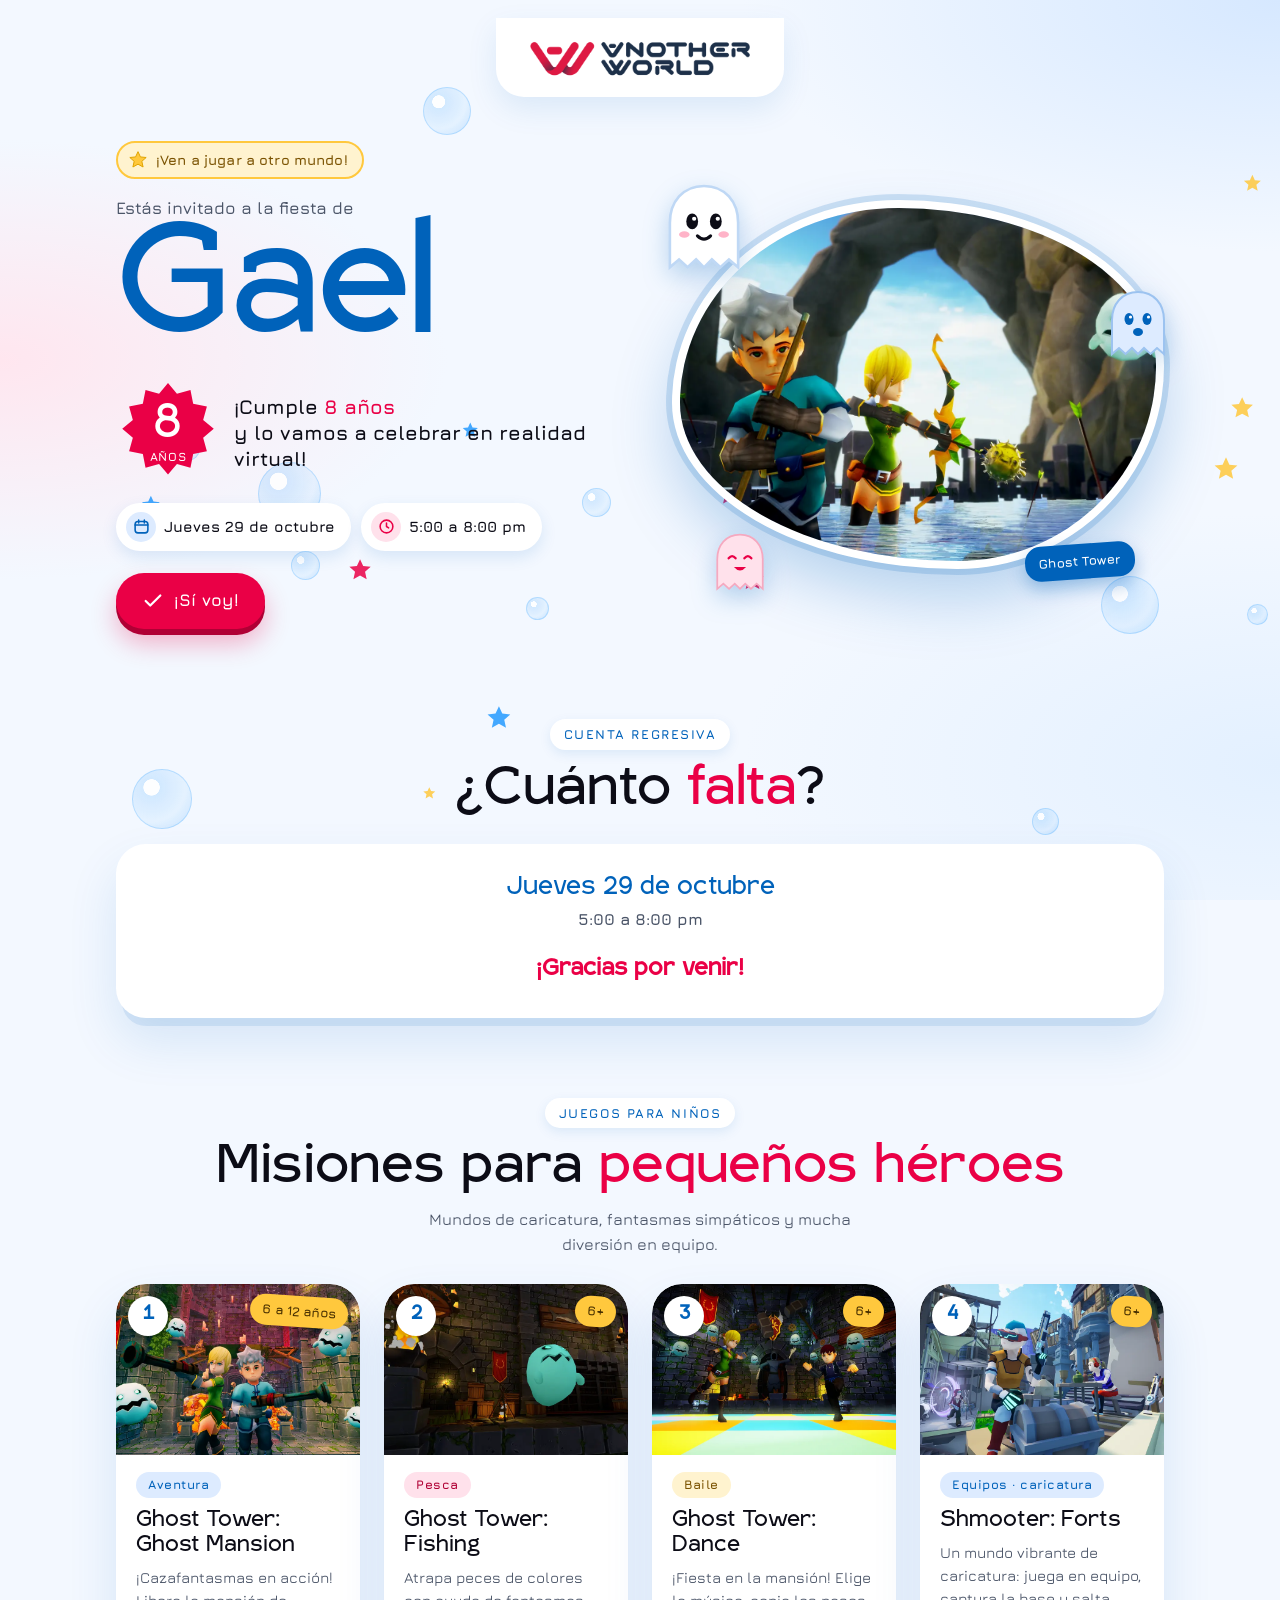
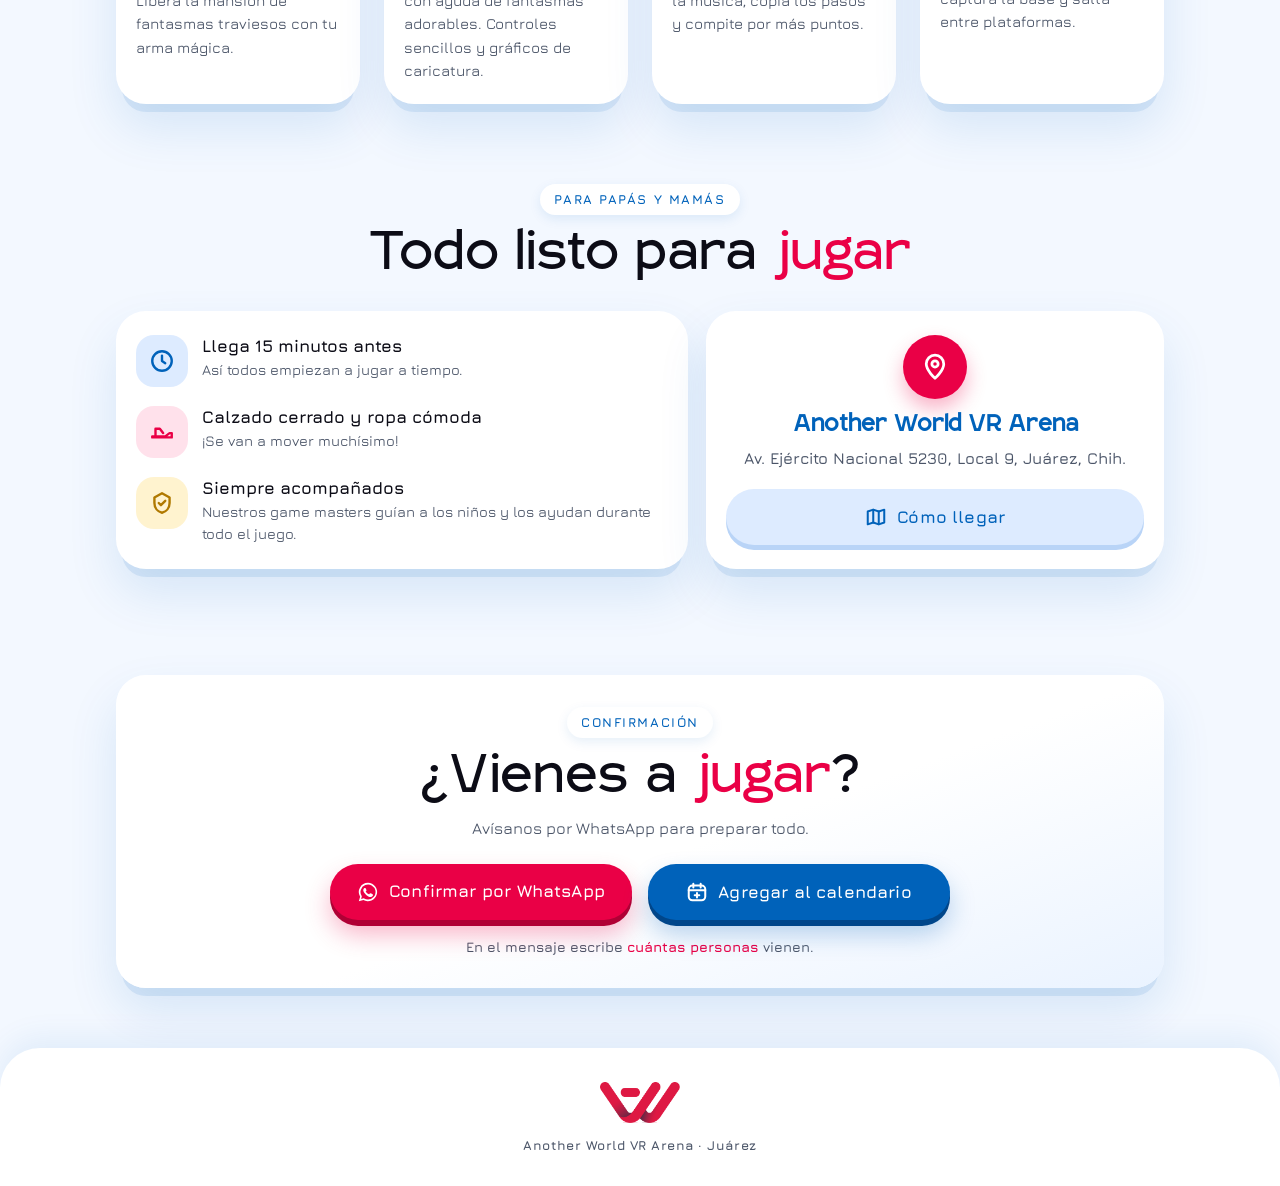
<file: kids/index.html>
<!doctype html>
<html lang="es">
<head>
<meta charset="utf-8">
<meta name="viewport" content="width=device-width, initial-scale=1, viewport-fit=cover">
<meta name="theme-color" content="#F3F8FF">
<title>¡Ven a jugar a otro mundo! · Another World</title>
<meta name="description" content="Invitación de cumpleaños infantil · Another World VR Arena, Juárez">
<meta property="og:title" content="¡Ven a jugar a otro mundo! · Another World">
<meta property="og:image" content="img/hero-ghost-fishing.webp">
<!-- Imágenes: solo arte de juegos (Ghost Tower, Shmooter) y logotipo oficial. Sin fotografías de personas reales. -->
<link rel="preload" href="fonts/igra-sans.woff2" as="font" type="font/woff2" crossorigin>
<link rel="preload" href="fonts/jura-var.woff2" as="font" type="font/woff2" crossorigin>
<script>
/* =====================================================================
   CONFIGURACIÓN DEL EVENTO — edita SOLO este bloque para cada invitación
   (mismos campos y parámetros de URL que las plantillas 1 y 2; ver README.txt)
   ===================================================================== */
const CONFIG = {
  nombre:     "Gael",              // nombre del festejado
  edad:       "8",                 // años que cumple
  fecha:      "2026-10-29",        // AAAA-MM-DD
  horaInicio: "17:00",             // HH:MM (24 h)
  horaFin:    "20:00",             // HH:MM (24 h)
  utcOffset:  "auto",              // "auto" = Cd. Juárez (MST -07:00 / MDT -06:00 con DST de EE. UU.); o fija p. ej. "-06:00"
  whatsapp:   "5216560000000",     // PLACEHOLDER: número que recibe las confirmaciones (solo dígitos, con lada país)
  mensaje:    "¡Hola! Confirmo asistencia a la fiesta de cumpleaños de {nombre} en Another World VR Arena el {fecha} ({hora}). Somos __ personas.",
  lugar:      "Another World VR Arena",
  direccion:  "Av. Ejército Nacional 5230, Local 9, Juárez, Chih.",
  /* Misiones aptas para niños (edades según materiales oficiales de Another World) */
  misiones: [
    { titulo: "Ghost Tower: Ghost Mansion", genero: "Aventura",            edad: "6 a 12 años", img: "img/m-ghost-mansion.webp",
      desc: "¡Cazafantasmas en acción! Libera la mansión de fantasmas traviesos con tu arma mágica." },
    { titulo: "Ghost Tower: Fishing",       genero: "Pesca",               edad: "6+",          img: "img/m-ghost-fishing.webp",
      desc: "Atrapa peces de colores con ayuda de fantasmas adorables. Controles sencillos y gráficos de caricatura." },
    { titulo: "Ghost Tower: Dance",         genero: "Baile",               edad: "6+",          img: "img/m-ghost-dance.webp",
      desc: "¡Fiesta en la mansión! Elige la música, copia los pasos y compite por más puntos." },
    { titulo: "Shmooter: Forts",            genero: "Equipos · caricatura", edad: "6+",         img: "img/m-shmooter-forts.webp",
      desc: "Un mundo vibrante de caricatura: juega en equipo, captura la base y salta entre plataformas." }
  ]
};
</script>
<style>
@font-face{font-family:"Igra Sans";src:url("fonts/igra-sans.woff2") format("woff2");font-weight:400;font-display:swap}
@font-face{font-family:"Jura";src:url("fonts/jura-var.woff2") format("woff2");font-weight:300 700;font-display:swap}
:root{
  --blue:#0062BA; --red:#EA0046; --ink:#0C0C16; --white:#fff;
  --sky:#F3F8FF; --sky2:#DDEBFF; --blue-l:#249AFF; --pink:#FFE1EB; --sun:#FFC83D; --sun-l:#FFF3CF;
  --muted:#4B5568;
  --title:"Igra Sans",system-ui,sans-serif; --body:"Jura",system-ui,-apple-system,"Segoe UI",sans-serif;
  --pop:cubic-bezier(.34,1.56,.64,1);
}
*{box-sizing:border-box;margin:0;padding:0}
html{-webkit-text-size-adjust:100%;scroll-behavior:smooth}
body{font-family:var(--body);font-weight:600;font-size:16px;line-height:1.6;color:var(--ink);background:var(--sky);overflow-x:hidden;-webkit-font-smoothing:antialiased}
a{color:inherit;text-decoration:none}
img{display:block;max-width:100%;height:auto}

/* ---------- Cielo de fondo: burbujas, estrellas y fantasmitas (decoración) ---------- */
.sky{position:fixed;inset:0;z-index:0;pointer-events:none;overflow:hidden;
  background:radial-gradient(60% 40% at 100% 0%,#D6E8FF 0%,transparent 70%),radial-gradient(50% 35% at 0% 40%,#FFE6EF 0%,transparent 70%),radial-gradient(60% 40% at 100% 85%,#E3F0FF 0%,transparent 70%),var(--sky)}
.fl{position:absolute;will-change:transform;animation:float var(--t,9s) ease-in-out var(--dl,0s) infinite alternate}
@keyframes float{from{transform:translate3d(0,0,0) rotate(0)}to{transform:translate3d(var(--x,10px),var(--y,-28px),0) rotate(var(--r,12deg))}}
.bub{border-radius:50%;background:radial-gradient(circle at 32% 30%,rgba(255,255,255,.95) 0 14%,rgba(36,154,255,.18) 15%,rgba(36,154,255,.08) 60%,rgba(36,154,255,.25) 100%);border:1.5px solid rgba(36,154,255,.25)}
.star{width:26px;height:26px}
.star path{fill:var(--sun)}
.star.r path{fill:var(--red)} .star.b path{fill:var(--blue-l)}

/* ---------- Estructura ---------- */
.page{position:relative;z-index:1}
.wrap{max-width:1120px;margin:0 auto;padding:0 18px}
.card{background:var(--white);border-radius:30px;box-shadow:0 14px 0 -6px rgba(0,98,186,.10),0 24px 50px rgba(0,98,186,.12)}

/* Logo oficial: fondo blanco limpio con área libre */
.top{display:flex;justify-content:center;padding:18px 18px 0}
.logo-card{background:#fff;border-radius:0 0 28px 28px;padding:22px 34px 20px;box-shadow:0 12px 30px rgba(0,98,186,.10)}
.logo-card img{width:190px}

/* ---------- Hero ---------- */
.hero{padding:26px 0 10px}
.hero-grid{display:grid;gap:22px;align-items:center}
.kicker{display:inline-flex;align-items:center;gap:8px;background:var(--sun-l);color:#7A5200;border:2px solid var(--sun);border-radius:999px;padding:6px 14px 6px 10px;font-weight:700;font-size:14px;letter-spacing:.01em}
.kicker svg{width:20px;height:20px}
.inv{margin-top:16px;font-size:17px;color:var(--muted);font-weight:600}
.name{margin-top:2px;font-family:var(--title);font-weight:400;color:var(--blue);font-size:clamp(64px,22vw,150px);line-height:.95;letter-spacing:-.02em;word-break:break-word}
.name span{display:inline-block;transform-origin:50% 90%}
.name.go span{animation:jump .9s var(--pop) both;animation-delay:calc(var(--i)*70ms + .25s)}
@keyframes jump{0%{transform:translateY(40px) scale(.6);opacity:0}60%{opacity:1}100%{transform:none;opacity:1}}
.age-row{margin-top:14px;display:flex;align-items:center;gap:14px}
.badge{position:relative;flex:none;width:104px;height:104px;display:grid;place-items:center;color:#fff;text-align:center;animation:wobble 5s ease-in-out infinite}
.badge svg{position:absolute;inset:0;width:100%;height:100%}
.badge .in{position:relative;line-height:1}
.badge b{display:block;font-family:var(--title);font-weight:400;font-size:46px}
.badge small{display:block;font-size:12px;font-weight:700;letter-spacing:.06em;text-transform:uppercase;margin-top:2px}
@keyframes wobble{0%,100%{transform:rotate(-8deg)}50%{transform:rotate(6deg) scale(1.04)}}
.age-row p{font-size:20px;font-weight:700;line-height:1.3}
.age-row p em{font-style:normal;color:var(--red)}
.pills{margin-top:18px;display:flex;flex-wrap:wrap;gap:10px}
.pill{display:inline-flex;align-items:center;gap:8px;background:#fff;border-radius:999px;padding:9px 16px 9px 10px;font-weight:700;font-size:15px;box-shadow:0 6px 16px rgba(0,98,186,.12)}
.pill i{width:30px;height:30px;border-radius:50%;display:grid;place-items:center;background:var(--sky2)}
.pill.r i{background:var(--pink)}
.pill svg{width:17px;height:17px;fill:none;stroke:var(--blue);stroke-width:2.2;stroke-linecap:round;stroke-linejoin:round}
.pill.r svg{stroke:var(--red)}
.hero .btn{margin-top:22px}

.portal{position:relative;margin:6px auto 0;width:min(100%,520px)}
.portal .frame{position:relative;border-radius:46% 54% 42% 58% / 55% 45% 55% 45%;overflow:hidden;border:8px solid #fff;box-shadow:0 0 0 6px rgba(0,98,186,.16),0 30px 60px rgba(0,98,186,.25);aspect-ratio:4/3;animation:morph 12s ease-in-out infinite;background:var(--sky2)}
.portal .frame img{width:100%;height:100%;object-fit:cover}
@keyframes morph{50%{border-radius:56% 44% 52% 48% / 45% 55% 45% 55%}}
.portal .tag{position:absolute;right:6%;bottom:-10px;background:var(--blue);color:#fff;border-radius:16px;padding:7px 14px;font-weight:700;font-size:13px;box-shadow:0 8px 18px rgba(0,98,186,.35);transform:rotate(-4deg)}
.ghost{position:absolute;width:64px;filter:drop-shadow(0 10px 12px rgba(0,98,186,.25));animation:bob 3.6s ease-in-out infinite}
.ghost.g1{left:-10px;top:-18px}
.ghost.g2{right:-6px;top:24%;width:50px;animation-delay:-1.4s}
.ghost.g3{left:8%;bottom:-26px;width:44px;animation-delay:-2.2s}
@keyframes bob{50%{transform:translateY(-12px) rotate(4deg)}}

/* ---------- Secciones ---------- */
.sec{padding:52px 0 0}
.head{text-align:center}
.eyebrow{display:inline-block;font-weight:700;font-size:13px;letter-spacing:.12em;text-transform:uppercase;color:var(--blue);background:#fff;border-radius:999px;padding:5px 14px;box-shadow:0 4px 12px rgba(0,98,186,.10)}
h2{margin-top:12px;font-family:var(--title);font-weight:400;font-size:clamp(30px,8.4vw,52px);line-height:1.12;color:var(--ink)}
h2 em{font-style:normal;color:var(--red)}
.sub{margin:8px auto 0;max-width:46ch;color:var(--muted);font-weight:500}

/* Cuenta regresiva */
.when{margin-top:24px;padding:24px 18px 26px;text-align:center}
.when .d{font-family:var(--title);font-weight:400;font-size:24px;color:var(--blue);line-height:1.2}
.when .t{margin-top:4px;font-weight:700;color:var(--muted)}
.count{margin-top:20px;display:grid;grid-template-columns:repeat(4,1fr);gap:10px;max-width:520px;margin-left:auto;margin-right:auto}
.count div{aspect-ratio:1;border-radius:50%;display:flex;flex-direction:column;align-items:center;justify-content:center;color:#fff;box-shadow:inset 0 -6px 0 rgba(0,0,0,.12),0 10px 18px rgba(0,98,186,.18)}
.count div:nth-child(1){background:var(--blue)} .count div:nth-child(2){background:var(--red)}
.count div:nth-child(3){background:var(--sun);color:#5A3B00} .count div:nth-child(4){background:var(--blue-l)}
.count b{font-family:var(--title);font-weight:400;font-size:clamp(24px,7.4vw,40px);line-height:1;font-variant-numeric:tabular-nums}
.count span{font-size:11px;font-weight:700;letter-spacing:.06em;text-transform:uppercase;margin-top:3px}
.count b.pop{animation:pop .45s var(--pop)}
@keyframes pop{0%{transform:scale(.7)}100%{transform:scale(1)}}
.count.done{display:block;font-family:var(--title);font-size:22px;color:var(--red)}

/* Misiones */
.games{margin-top:26px;display:grid;gap:18px}
.game{overflow:hidden;transition:transform .5s var(--pop)}
.game:hover{transform:translateY(-6px) rotate(-.6deg)}
.game .art{position:relative;aspect-ratio:10/7;overflow:hidden;border-radius:30px 30px 0 0}
.game .art img{width:100%;height:100%;object-fit:cover}
.game .ageb{position:absolute;top:12px;right:12px;background:var(--sun);color:#4A3100;border-radius:999px;padding:5px 12px;font-weight:700;font-size:13px;box-shadow:0 4px 10px rgba(0,0,0,.18);transform:rotate(4deg)}
.game .num{position:absolute;left:12px;top:12px;width:40px;height:40px;border-radius:50%;display:grid;place-items:center;background:#fff;color:var(--blue);font-family:var(--title);font-size:18px;box-shadow:0 4px 10px rgba(0,0,0,.18)}
.game .body{padding:16px 20px 22px}
.game .gen{display:inline-block;background:var(--sky2);color:var(--blue);font-weight:700;font-size:12.5px;letter-spacing:.04em;border-radius:999px;padding:3px 12px}
.game:nth-child(2) .gen{background:var(--pink);color:#B00035}
.game:nth-child(3) .gen{background:var(--sun-l);color:#7A5200}
.game h3{margin-top:10px;font-family:var(--title);font-weight:400;font-size:23px;line-height:1.2}
.game p{margin-top:8px;font-weight:500;color:var(--muted);font-size:15px;line-height:1.55}

/* Papás y lugar */
.info{margin-top:26px;display:grid;gap:18px}
.tips{padding:24px 20px;list-style:none;display:grid;gap:18px}
.tips li{display:flex;gap:14px;align-items:flex-start}
.tips .ic{flex:none;width:52px;height:52px;border-radius:18px;display:grid;place-items:center}
.tips li:nth-child(1) .ic{background:var(--sky2)} .tips li:nth-child(2) .ic{background:var(--pink)} .tips li:nth-child(3) .ic{background:var(--sun-l)}
.tips svg{width:26px;height:26px;fill:none;stroke-width:2.2;stroke-linecap:round;stroke-linejoin:round}
.tips li:nth-child(1) svg{stroke:var(--blue)} .tips li:nth-child(2) svg{stroke:var(--red)} .tips li:nth-child(3) svg{stroke:#B07900}
.tips b{display:block;font-size:17px;font-weight:700;line-height:1.3}
.tips small{display:block;margin-top:2px;font-size:14.5px;font-weight:500;color:var(--muted);line-height:1.5}
.place{padding:24px 20px;text-align:center;position:relative;overflow:hidden}
.pin{width:64px;height:64px;margin:0 auto;border-radius:50%;background:var(--red);display:grid;place-items:center;box-shadow:0 10px 20px rgba(234,0,70,.3);animation:bob 2.8s ease-in-out infinite}
.pin svg{width:30px;height:30px;fill:none;stroke:#fff;stroke-width:2.2;stroke-linecap:round;stroke-linejoin:round}
.place .pl{margin-top:14px;font-family:var(--title);font-size:22px;color:var(--blue);line-height:1.2}
.place .ad{margin-top:6px;font-weight:600;color:var(--muted)}

/* Botones */
.btn{position:relative;display:inline-flex;align-items:center;justify-content:center;gap:10px;min-height:56px;padding:0 26px;border-radius:999px;border:0;cursor:pointer;
  font-family:var(--body);font-weight:700;font-size:17px;letter-spacing:.01em;white-space:nowrap;transition:transform .35s var(--pop),box-shadow .3s}
.btn svg{width:22px;height:22px;flex:none}
.btn:hover{transform:translateY(-3px) scale(1.02)}
.btn:active{transform:scale(.96)}
.btn.red{color:#fff;background:var(--red);box-shadow:0 6px 0 #B00035,0 14px 26px rgba(234,0,70,.3)}
.btn.blue{color:#fff;background:var(--blue);box-shadow:0 6px 0 #00468A,0 14px 26px rgba(0,98,186,.28)}
.btn.soft{color:var(--blue);background:var(--sky2);box-shadow:0 5px 0 #B9D4F7}
.btn.full{width:100%}
.place .btn{margin-top:18px}

.cta{margin-top:26px;padding:32px 20px 30px;text-align:center;background:linear-gradient(160deg,#fff 0%,#fff 55%,#EAF3FF 100%)}
.cta .ctas{margin-top:22px;display:grid;gap:16px;max-width:620px;margin-left:auto;margin-right:auto}
.cta .note{margin-top:16px;font-size:14px;font-weight:600;color:var(--muted)}
.cta .note b{color:var(--red)}

footer{margin-top:60px;padding:34px 18px calc(30px + env(safe-area-inset-bottom));text-align:center;background:#fff;border-radius:40px 40px 0 0;box-shadow:0 -10px 30px rgba(0,98,186,.08)}
footer img{width:80px;margin:0 auto}
footer p{margin-top:12px;font-size:13px;font-weight:700;color:var(--muted);letter-spacing:.04em}

/* Confeti (canvas) */
#confetti{position:fixed;inset:0;width:100%;height:100%;z-index:50;pointer-events:none}

/* ---------- Entradas con rebote ---------- */
.rv{opacity:0;transform:translate3d(0,40px,0) scale(.94);transition:opacity .6s ease,transform .9s var(--pop);transition-delay:var(--d,0s)}
.rv.in{opacity:1;transform:none}

/* ---------- Escritorio ---------- */
@media (min-width:760px){
  .wrap{padding:0 36px}
  .logo-card img{width:220px}
  .hero{padding-top:44px}
  .hero-grid{grid-template-columns:1.05fr 1fr;gap:40px}
  .portal{margin:0}
  .ghost{width:84px}.ghost.g2{width:64px}.ghost.g3{width:56px}
  .sec{padding-top:80px}
  .games{grid-template-columns:repeat(2,1fr);gap:24px}
  .info{grid-template-columns:1.25fr 1fr;align-items:stretch}
  .place{display:flex;flex-direction:column;justify-content:center}
  .cta .ctas{grid-template-columns:1fr 1fr}
  .when{padding:30px}
}
@media (min-width:1100px){ .games{grid-template-columns:repeat(4,1fr)} .game h3{font-size:21px} }
@media (max-width:360px){ .btn{font-size:15.5px;padding:0 18px} .badge{width:92px;height:92px} .badge b{font-size:40px} }

/* ---------- Movimiento reducido ---------- */
@media (prefers-reduced-motion:reduce){
  *,*::before,*::after{animation:none!important;transition:none!important;scroll-behavior:auto!important}
  .rv{opacity:1;transform:none}
  .fl{display:none}
}
</style>
</head>
<body>

<!-- Decoración de fondo -->
<div class="sky" aria-hidden="true" id="sky"></div>
<canvas id="confetti" aria-hidden="true"></canvas>

<div class="page">
  <header class="top">
    <div class="logo-card"><img src="img/aw-logo-horizontal.png" alt="Another World" width="1200" height="201"></div>
  </header>

  <section class="hero">
    <div class="wrap hero-grid">
      <div>
        <span class="kicker rv"><svg viewBox="0 0 24 24"><path d="M12 2l2.9 6.3 6.9.7-5.2 4.6 1.5 6.8L12 17l-6.1 3.4 1.5-6.8L2.2 9l6.9-.7z" fill="#FFC83D" stroke="#E0A400" stroke-width="1.2" stroke-linejoin="round"/></svg>¡Ven a jugar a otro mundo!</span>
        <p class="inv rv" style="--d:.1s">Estás invitado a la fiesta de</p>
        <h1 class="name" id="name" aria-label="Gael">Gael</h1>
        <div class="age-row rv" style="--d:.35s">
          <div class="badge" aria-hidden="true">
            <svg viewBox="0 0 100 100"><path fill="#EA0046" d="M50 2l8.6 10.2 13-3.6 2.6 13.2 13.2 2.6-3.6 13L94 46l-10.2 8.6 3.6 13-13.2 2.6-2.6 13.2-13-3.6L50 90l-8.6-10.2-13 3.6-2.6-13.2-13.2-2.6 3.6-13L6 46l10.2-8.6-3.6-13 13.2-2.6 2.6-13.2 13 3.6z"/></svg>
            <div class="in"><b id="age">8</b><small>años</small></div>
          </div>
          <p>¡Cumple <em><span id="age2">8</span> años</em><br>y lo vamos a celebrar en realidad virtual!</p>
        </div>
        <div class="pills rv" style="--d:.5s">
          <span class="pill"><i><svg viewBox="0 0 24 24"><rect x="3" y="5" width="18" height="16" rx="4"/><path d="M3 10h18M8 3v4M16 3v4"/></svg></i><span id="dateShort">Jueves 29 de octubre</span></span>
          <span class="pill r"><i><svg viewBox="0 0 24 24"><circle cx="12" cy="12" r="9"/><path d="M12 7v5l3 2"/></svg></i><span id="timeShort">5:00 a 8:00 pm</span></span>
        </div>
        <a class="btn red rv" style="--d:.65s" href="#confirmar">
          <svg viewBox="0 0 24 24" fill="none" stroke="currentColor" stroke-width="2.4" stroke-linecap="round" stroke-linejoin="round"><path d="M20 6L9 17l-5-5"/></svg>¡Sí voy!</a>
      </div>
      <div class="portal rv" style="--d:.2s">
        <div class="frame"><img src="img/hero-ghost-fishing.webp" alt="Personajes de caricatura del juego Ghost Tower: Fishing" width="1200" height="900" fetchpriority="high"></div>
        <svg class="ghost g1" viewBox="0 0 64 72" aria-hidden="true"><path d="M32 3C16 3 6 15 6 31v34l7-6 6.5 6 6.5-6 6 6 6-6 6.5 6 6.5-6 7 6V31C58 15 48 3 32 3z" fill="#fff" stroke="#BFD8F5" stroke-width="2"/><ellipse cx="23" cy="30" rx="4.5" ry="6" fill="#0C0C16"/><ellipse cx="41" cy="30" rx="4.5" ry="6" fill="#0C0C16"/><circle cx="24.5" cy="28" r="1.6" fill="#fff"/><circle cx="42.5" cy="28" r="1.6" fill="#fff"/><ellipse cx="17" cy="40" rx="4" ry="2.5" fill="#FFB3C8"/><ellipse cx="47" cy="40" rx="4" ry="2.5" fill="#FFB3C8"/><path d="M27 41q5 5 10 0" stroke="#0C0C16" stroke-width="2.4" fill="none" stroke-linecap="round"/></svg>
        <svg class="ghost g2" viewBox="0 0 64 72" aria-hidden="true"><path d="M32 3C16 3 6 15 6 31v34l7-6 6.5 6 6.5-6 6 6 6-6 6.5 6 6.5-6 7 6V31C58 15 48 3 32 3z" fill="#DDEBFF" stroke="#9CC3F0" stroke-width="2"/><ellipse cx="23" cy="30" rx="4.5" ry="6" fill="#0062BA"/><ellipse cx="41" cy="30" rx="4.5" ry="6" fill="#0062BA"/><circle cx="24.5" cy="28" r="1.6" fill="#fff"/><circle cx="42.5" cy="28" r="1.6" fill="#fff"/><ellipse cx="32" cy="43" rx="5" ry="4" fill="#0062BA"/></svg>
        <svg class="ghost g3" viewBox="0 0 64 72" aria-hidden="true"><path d="M32 3C16 3 6 15 6 31v34l7-6 6.5 6 6.5-6 6 6 6-6 6.5 6 6.5-6 7 6V31C58 15 48 3 32 3z" fill="#FFE1EB" stroke="#F5A9C0" stroke-width="2"/><path d="M19 30q4-5 8 0M37 30q4-5 8 0" stroke="#EA0046" stroke-width="2.6" fill="none" stroke-linecap="round"/><path d="M25 40q7 8 14 0z" fill="#EA0046"/></svg>
        <span class="tag">Ghost Tower</span>
      </div>
    </div>
  </section>

  <main class="wrap">
    <section class="sec">
      <div class="head">
        <span class="eyebrow rv">Cuenta regresiva</span>
        <h2 class="rv">¿Cuánto <em>falta</em>?</h2>
      </div>
      <div class="card when rv">
        <p class="d" id="date">Jueves 29 de octubre</p>
        <p class="t" id="time">5:00 a 8:00 pm</p>
        <div class="count" id="count" aria-live="polite">
          <div><b id="cd-d">00</b><span>días</span></div>
          <div><b id="cd-h">00</b><span>horas</span></div>
          <div><b id="cd-m">00</b><span>min</span></div>
          <div><b id="cd-s">00</b><span>seg</span></div>
        </div>
      </div>
    </section>

    <section class="sec">
      <div class="head">
        <span class="eyebrow rv">Juegos para niños</span>
        <h2 class="rv">Misiones para <em>pequeños héroes</em></h2>
        <p class="sub rv">Mundos de caricatura, fantasmas simpáticos y mucha diversión en equipo.</p>
      </div>
      <div class="games" id="games"></div>
    </section>

    <section class="sec">
      <div class="head">
        <span class="eyebrow rv">Para papás y mamás</span>
        <h2 class="rv">Todo listo para <em>jugar</em></h2>
      </div>
      <div class="info">
        <ul class="card tips rv">
          <li><span class="ic"><svg viewBox="0 0 24 24"><circle cx="12" cy="12" r="9"/><path d="M12 7v5l3 2"/></svg></span>
            <span><b>Llega 15 minutos antes</b><small>Así todos empiezan a jugar a tiempo.</small></span></li>
          <li><span class="ic"><svg viewBox="0 0 24 24"><path d="M3 16h12l4-3h2v4H3z"/><path d="M6 16V9h4l3 4"/></svg></span>
            <span><b>Calzado cerrado y ropa cómoda</b><small>¡Se van a mover muchísimo!</small></span></li>
          <li><span class="ic"><svg viewBox="0 0 24 24"><path d="M12 3l7 4v5c0 4.5-3 8-7 9-4-1-7-4.5-7-9V7z"/><path d="M9 12l2 2 4-4"/></svg></span>
            <span><b>Siempre acompañados</b><small>Nuestros game masters guían a los niños y los ayudan durante todo el juego.</small></span></li>
        </ul>
        <div class="card place rv" style="--d:.1s">
          <div class="pin"><svg viewBox="0 0 24 24"><path d="M12 21s-7-6.2-7-11.5A7 7 0 0 1 19 9.5C19 14.8 12 21 12 21z"/><circle cx="12" cy="9.5" r="2.5"/></svg></div>
          <p class="pl" id="place">Another World VR Arena</p>
          <p class="ad" id="addr">Av. Ejército Nacional 5230, Local 9, Juárez, Chih.</p>
          <a class="btn soft full" id="maps" target="_blank" rel="noopener">
            <svg viewBox="0 0 24 24" fill="none" stroke="currentColor" stroke-width="2.2" stroke-linecap="round" stroke-linejoin="round"><path d="M3 6l6-2 6 2 6-2v14l-6 2-6-2-6 2z"/><path d="M9 4v14M15 6v14"/></svg>
            Cómo llegar</a>
        </div>
      </div>
    </section>

    <section class="sec" id="confirmar">
      <div class="card cta rv">
        <span class="eyebrow">Confirmación</span>
        <h2>¿Vienes a <em>jugar</em>?</h2>
        <p class="sub">Avísanos por WhatsApp para preparar todo.</p>
        <div class="ctas">
          <a class="btn red full" id="rsvp" target="_blank" rel="noopener">
            <svg viewBox="0 0 24 24" fill="currentColor"><path d="M12 2a10 10 0 0 0-8.6 15.1L2 22l5-1.3A10 10 0 1 0 12 2zm0 18.2a8.2 8.2 0 0 1-4.2-1.2l-.3-.2-3 .8.8-2.9-.2-.3A8.2 8.2 0 1 1 12 20.2zm4.5-6.1c-.2-.1-1.5-.7-1.7-.8s-.4-.1-.6.1-.7.8-.8 1-.3.2-.5.1a6.7 6.7 0 0 1-3.3-2.9c-.3-.4.3-.4.7-1.3.1-.2 0-.3 0-.4l-.8-1.8c-.2-.5-.4-.4-.6-.4h-.5a1 1 0 0 0-.7.3 3 3 0 0 0-.9 2.2 5.1 5.1 0 0 0 1.1 2.7 11.6 11.6 0 0 0 4.4 3.9c1.6.7 2.3.7 3.1.6a2.7 2.7 0 0 0 1.8-1.3 2.2 2.2 0 0 0 .2-1.3c-.1-.1-.3-.2-.5-.3z"/></svg>
            Confirmar por WhatsApp</a>
          <button class="btn blue full" id="ics" type="button">
            <svg viewBox="0 0 24 24" fill="none" stroke="currentColor" stroke-width="2.2" stroke-linecap="round" stroke-linejoin="round"><rect x="3" y="5" width="18" height="16" rx="4"/><path d="M3 10h18M8 3v4M16 3v4M12 13v5M9.5 15.5h5"/></svg>
            Agregar al calendario</button>
        </div>
        <p class="note">En el mensaje escribe <b>cuántas personas</b> vienen.</p>
      </div>
    </section>
  </main>

  <footer>
    <img src="img/aw-logo-sign.png" alt="Another World" width="550" height="282" loading="lazy">
    <p>Another World VR Arena · Juárez</p>
  </footer>
</div>

<script>
(function(){
  /* ---- 1. Config + parámetros de URL (idénticos a las plantillas 1 y 2) ---- */
  const C = Object.assign({}, CONFIG);
  const q = new URLSearchParams(location.search);
  const map = {nombre:"nombre",edad:"edad",fecha:"fecha",inicio:"horaInicio",fin:"horaFin",tz:"utcOffset",wa:"whatsapp",msg:"mensaje",lugar:"lugar",dir:"direccion"};
  for (const [p,k] of Object.entries(map)) if (q.has(p) && q.get(p).trim()) C[k] = q.get(p).trim().slice(0,200);
  if (q.has("hora")) { const h=q.get("hora").split(/[-–a ]+/).filter(Boolean); if(h[0]) C.horaInicio=h[0]; if(h[1]) C.horaFin=h[1]; }
  C.whatsapp = String(C.whatsapp).replace(/\D/g,"");
  const isHM = s => /^\d{1,2}:\d{2}$/.test(s);
  if (!/^\d{4}-\d{2}-\d{2}$/.test(C.fecha)) C.fecha = CONFIG.fecha;
  if (!isHM(C.horaInicio)) C.horaInicio = CONFIG.horaInicio;
  if (!isHM(C.horaFin)) C.horaFin = CONFIG.horaFin;
  if (!/^[+-]\d{2}:\d{2}$/.test(C.utcOffset)) C.utcOffset = "auto";
  if (C.utcOffset === "auto") { // DST EE. UU.: 2º domingo de marzo a 1er domingo de noviembre
    const [y,mo,da] = C.fecha.split("-").map(Number);
    const nthSun = (m,n) => { const d=new Date(Date.UTC(y,m,1)); return 1 + (7 - d.getUTCDay())%7 + 7*(n-1); };
    const v = mo*100+da, a = 300+nthSun(2,2), b = 1100+nthSun(10,1);
    C.utcOffset = (v>=a && v<b) ? "-06:00" : "-07:00";
  }

  /* ---- 2. Formatos ---- */
  const [Y,M,D] = C.fecha.split("-").map(Number);
  const fechaTxt = new Intl.DateTimeFormat("es-MX",{weekday:"long",day:"numeric",month:"long",timeZone:"UTC"}).format(new Date(Date.UTC(Y,M-1,D,12)));
  const hm = s => { let [h,m]=s.split(":").map(Number); const ap=h>=12?"pm":"am"; h=h%12||12; return h+":"+String(m).padStart(2,"0")+" "+ap; };
  const ini = hm(C.horaInicio), fin = hm(C.horaFin);
  const horaTxt = ini.slice(-2)===fin.slice(-2) ? ini.slice(0,-3)+" a "+fin : ini+" a "+fin;
  const toDate = t => new Date(C.fecha+"T"+t.padStart(5,"0")+":00"+C.utcOffset);
  const start = toDate(C.horaInicio), end = toDate(C.horaFin);
  const $ = id => document.getElementById(id);
  const reduce = matchMedia("(prefers-reduced-motion: reduce)").matches;

  /* ---- 3. Pintar contenido (solo textContent: seguro con parámetros) ---- */
  const nm = $("name"); nm.textContent = ""; nm.setAttribute("aria-label", C.nombre);
  [...C.nombre].forEach((ch,i) => { const s=document.createElement("span"); s.textContent = ch===" " ? "\u00A0" : ch; s.style.setProperty("--i",i); s.setAttribute("aria-hidden","true"); nm.appendChild(s); });
  $("age").textContent = C.edad; $("age2").textContent = C.edad;
  const ft = fechaTxt.replace(/,/g,""), FT = ft.charAt(0).toUpperCase()+ft.slice(1);
  $("date").textContent = FT; $("dateShort").textContent = FT;
  $("time").textContent = horaTxt; $("timeShort").textContent = horaTxt;
  $("place").textContent = C.lugar; $("addr").textContent = C.direccion;
  document.title = `${C.nombre} cumple ${C.edad} · ¡Ven a jugar a otro mundo!`;
  const g = $("games");
  C.misiones.forEach((m,i) => {
    const el = document.createElement("article"); el.className = "card game rv"; el.style.setProperty("--d",(i*.09)+"s");
    el.innerHTML = '<div class="art"><span class="num"></span><span class="ageb"></span><img loading="lazy" width="800" height="560"></div><div class="body"><span class="gen"></span><h3></h3><p></p></div>';
    el.querySelector(".num").textContent = i+1;
    const ab = el.querySelector(".ageb"); if (m.edad) ab.textContent = m.edad; else ab.remove();
    const im = el.querySelector("img"); if (m.img) { im.src = m.img; im.alt = m.titulo; } else im.remove();
    const gn = el.querySelector(".gen"); if (m.genero) gn.textContent = m.genero; else gn.remove();
    el.querySelector("h3").textContent = m.titulo; el.querySelector("p").textContent = m.desc || "";
    g.appendChild(el);
  });

  /* ---- 4. Enlaces ---- */
  $("maps").href = "https://www.google.com/maps/search/?api=1&query=" + encodeURIComponent(C.lugar + ", " + C.direccion);
  const msg = C.mensaje.replace("{nombre}",C.nombre).replace("{fecha}",fechaTxt).replace("{hora}",horaTxt);
  $("rsvp").href = "https://wa.me/" + C.whatsapp + "?text=" + encodeURIComponent(msg);
  $("ics").addEventListener("click", () => {
    const f = d => d.toISOString().replace(/[-:]/g,"").replace(/\.\d{3}/,"");
    const esc = s => String(s).replace(/\\/g,"\\\\").replace(/([,;])/g,"\\$1").replace(/\n/g,"\\n");
    const ics = ["BEGIN:VCALENDAR","VERSION:2.0","PRODID:-//Another World VR Arena//Invitacion kids//ES","CALSCALE:GREGORIAN","METHOD:PUBLISH",
      "BEGIN:VEVENT","UID:"+f(start)+"-"+Math.random().toString(36).slice(2)+"@anotherworld-invitacion",
      "DTSTAMP:"+f(new Date()),"DTSTART:"+f(start),"DTEND:"+f(end),
      "SUMMARY:"+esc(`Fiesta VR: ${C.nombre} cumple ${C.edad}`),
      "LOCATION:"+esc(C.lugar+", "+C.direccion),
      "DESCRIPTION:"+esc("Llega 15 minutos antes. Calzado cerrado y ropa cómoda."),
      "BEGIN:VALARM","TRIGGER:-PT2H","ACTION:DISPLAY","DESCRIPTION:Fiesta VR en 2 horas","END:VALARM",
      "END:VEVENT","END:VCALENDAR"].join("\r\n");
    const a = document.createElement("a");
    a.href = URL.createObjectURL(new Blob([ics],{type:"text/calendar;charset=utf-8"}));
    a.download = "fiesta-another-world.ics"; document.body.appendChild(a); a.click();
    setTimeout(()=>{URL.revokeObjectURL(a.href); a.remove();},500);
    confetti();
  });
  $("rsvp").addEventListener("click", () => confetti());

  /* ---- 5. Cuenta regresiva ---- */
  const pad = n => String(n).padStart(2,"0");
  function set(id,v){ const e=$(id); if (e.textContent!==v){ e.textContent=v; if(!reduce){ e.classList.remove("pop"); void e.offsetWidth; e.classList.add("pop"); } } }
  function tick(){
    const ms = start - Date.now();
    if (ms <= 0) { const c=$("count"); c.className="count done"; c.textContent = Date.now() < end ? "¡La fiesta ya empezó!" : "¡Gracias por venir!"; return false; }
    const s = Math.floor(ms/1000);
    set("cd-d",pad(Math.floor(s/86400))); set("cd-h",pad(Math.floor(s%86400/3600)));
    set("cd-m",pad(Math.floor(s%3600/60))); set("cd-s",pad(s%60)); return true;
  }
  if (tick()) { const t = setInterval(()=>{ if(!tick()) clearInterval(t); },1000); }

  /* ---- 6. Decoración flotante (estrellas y burbujas) ---- */
  if (!reduce) {
    const sky = $("sky"), star = '<svg viewBox="0 0 24 24"><path d="M12 2l2.9 6.3 6.9.7-5.2 4.6 1.5 6.8L12 17l-6.1 3.4 1.5-6.8L2.2 9l6.9-.7z"/></svg>';
    const n = innerWidth < 760 ? 14 : 22;
    for (let i=0;i<n;i++){
      const isStar = i%2===0, e = document.createElement("div");
      e.className = "fl " + (isStar ? "star "+["","r","b"][i%3] : "bub");
      const sz = isStar ? 14+Math.random()*16 : 18+Math.random()*46;
      Object.assign(e.style,{left:(Math.random()*100)+"%",top:(Math.random()*100)+"%",width:sz+"px",height:sz+"px",opacity:isStar? .85 : .9});
      e.style.setProperty("--t",(7+Math.random()*8)+"s"); e.style.setProperty("--dl",(-Math.random()*8)+"s");
      e.style.setProperty("--x",(Math.random()*40-20)+"px"); e.style.setProperty("--y",(-20-Math.random()*40)+"px"); e.style.setProperty("--r",(Math.random()*60-30)+"deg");
      if (isStar) e.innerHTML = star; sky.appendChild(e);
    }
  }

  /* ---- 7. Entradas con rebote ---- */
  const rv = document.querySelectorAll(".rv");
  if (reduce || !("IntersectionObserver" in window)) { rv.forEach(e=>e.classList.add("in")); }
  else {
    nm.classList.add("go");
    const io = new IntersectionObserver(es => es.forEach(e => { if (e.isIntersecting){ e.target.classList.add("in"); io.unobserve(e.target);} }),{rootMargin:"0px 0px -6% 0px",threshold:.06});
    rv.forEach(e=>io.observe(e));
  }

  /* ---- 8. Confeti al confirmar (ligero, se desactiva con movimiento reducido) ---- */
  const cv = $("confetti"), cx = cv.getContext("2d"); let parts=[], raf=0;
  const cols = ["#0062BA","#EA0046","#FFC83D","#249AFF","#FFFFFF"];
  function confetti(){
    if (reduce) return;
    const dpr = Math.min(devicePixelRatio||1,2); cv.width = innerWidth*dpr; cv.height = innerHeight*dpr;
    for (let i=0;i<120;i++) parts.push({x:innerWidth/2,y:innerHeight*.7,vx:(Math.random()-.5)*14,vy:-8-Math.random()*12,s:6+Math.random()*7,r:Math.random()*6,vr:(Math.random()-.5)*.4,c:cols[i%cols.length],l:0,round:Math.random()<.35});
    if (!raf) loop();
    function loop(){
      cx.setTransform(dpr,0,0,dpr,0,0); cx.clearRect(0,0,innerWidth,innerHeight);
      parts = parts.filter(p => p.l < 140);
      for (const p of parts){ p.l++; p.vy += .35; p.vx *= .99; p.x += p.vx; p.y += p.vy; p.r += p.vr;
        cx.save(); cx.translate(p.x,p.y); cx.rotate(p.r); cx.fillStyle=p.c; cx.globalAlpha = Math.max(0,1-p.l/140);
        if (p.round){ cx.beginPath(); cx.arc(0,0,p.s/2,0,6.283); cx.fill(); } else cx.fillRect(-p.s/2,-p.s/4,p.s,p.s/2); cx.restore(); }
      raf = parts.length ? requestAnimationFrame(loop) : (cx.clearRect(0,0,innerWidth,innerHeight), 0);
    }
  }
})();
</script>
</body>
</html>
</file>
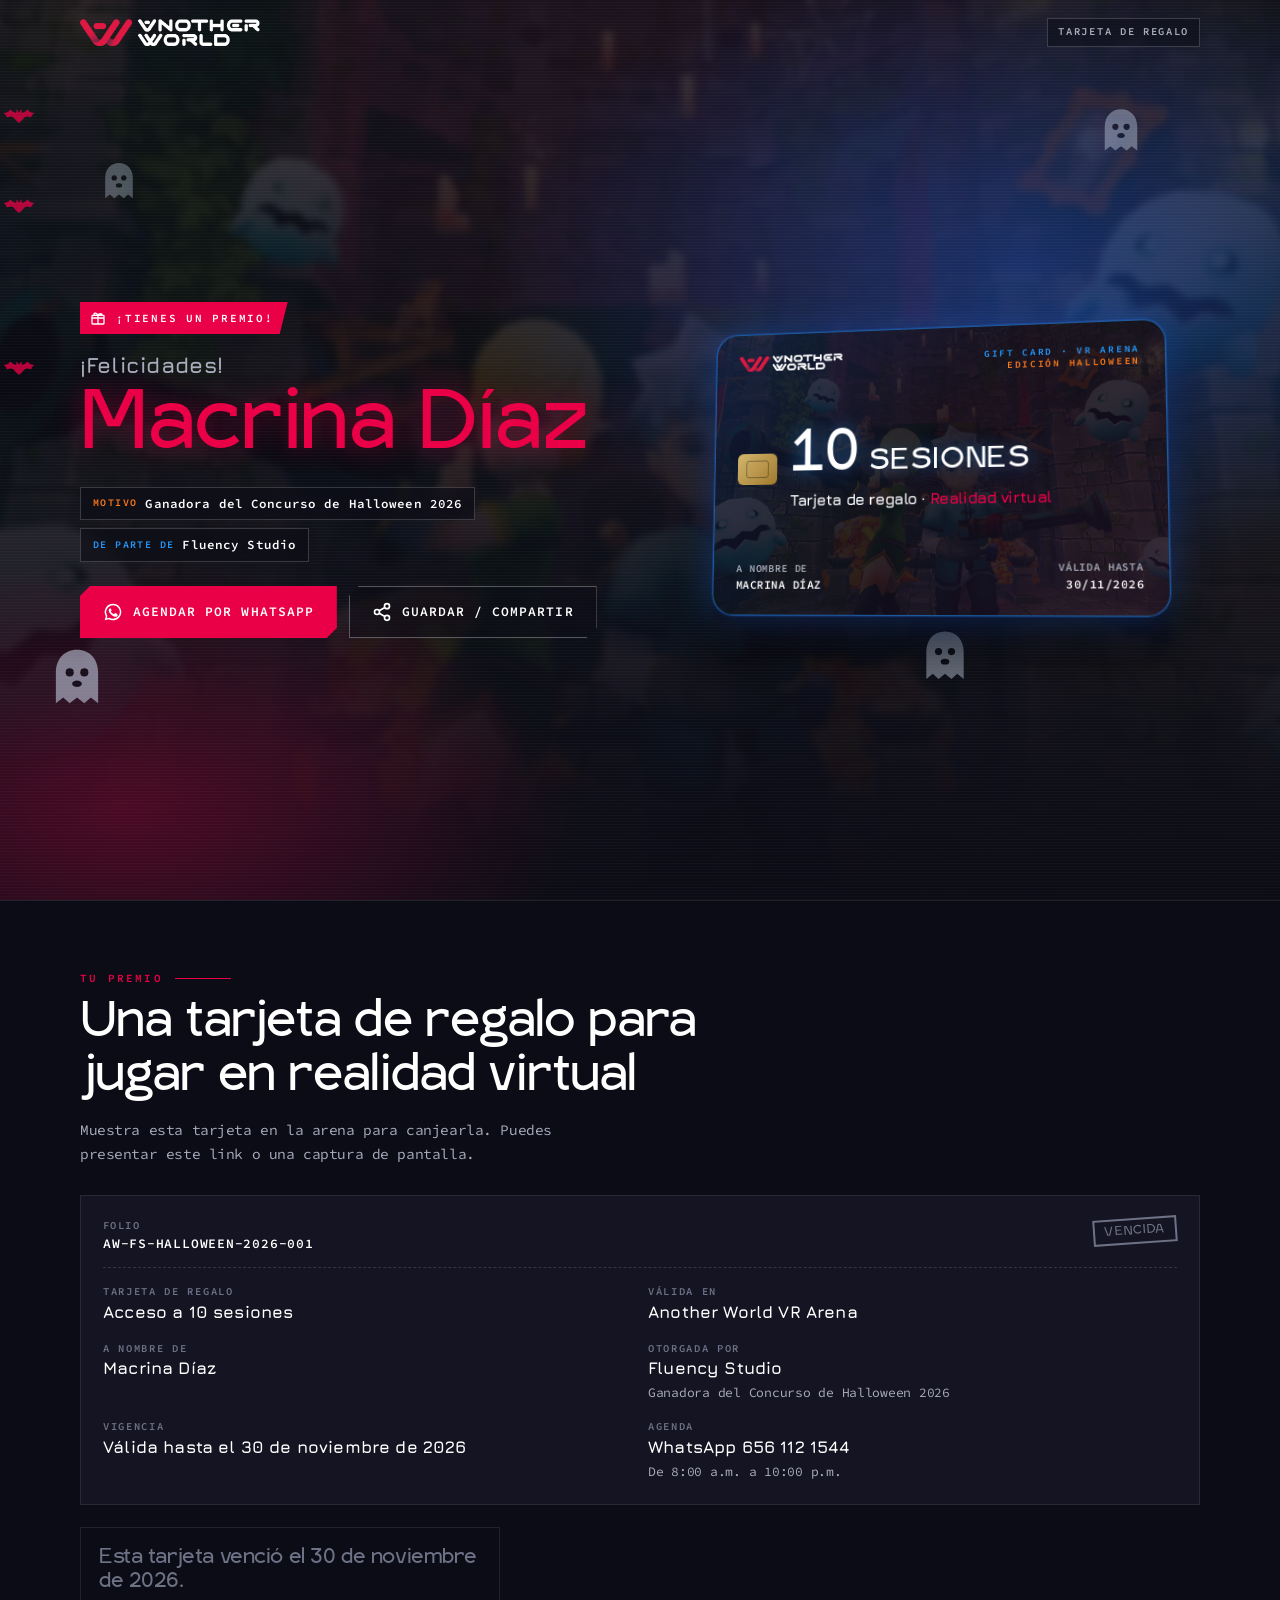
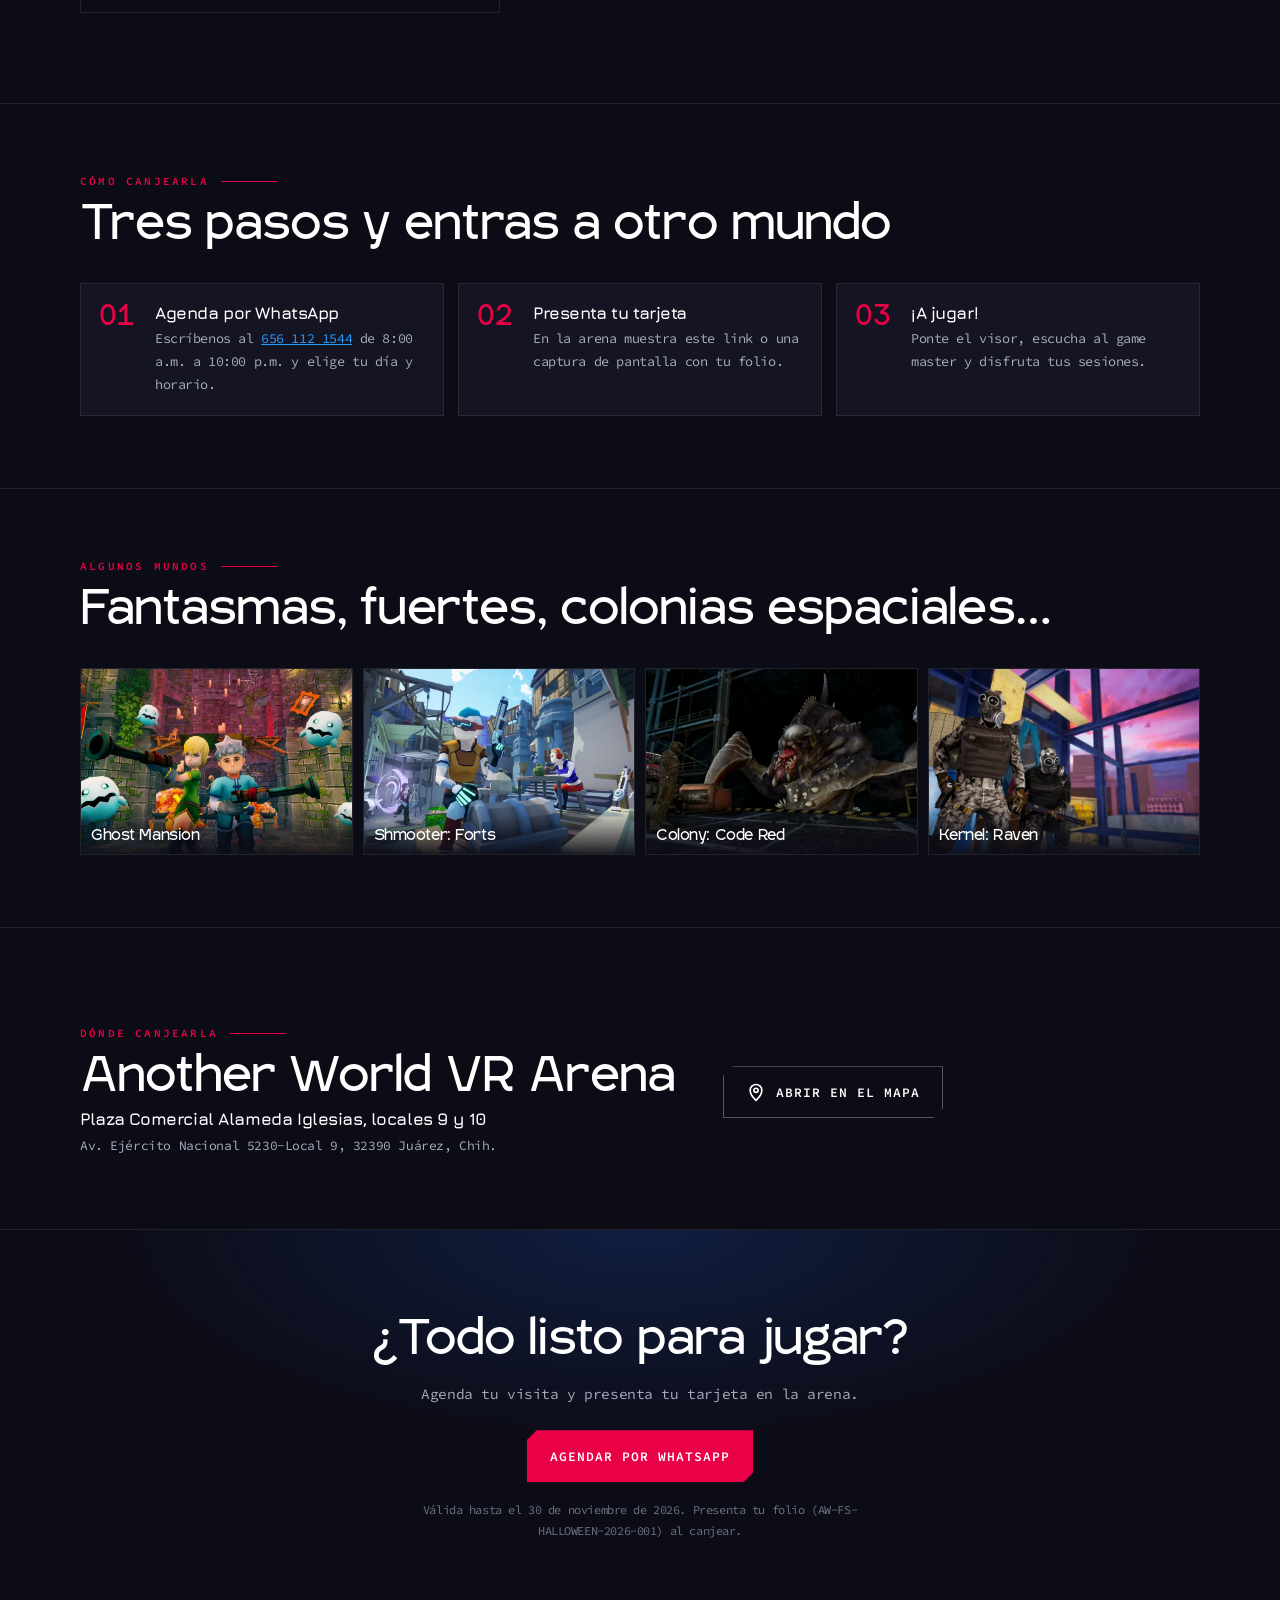
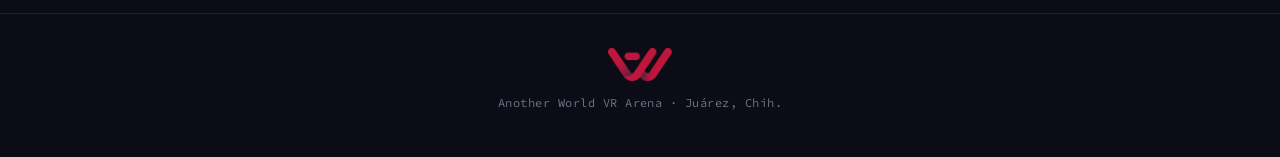
<file: regalo/index.html>
<!doctype html>
<html lang="es-MX">
<head>
<meta charset="utf-8">
<meta name="viewport" content="width=device-width, initial-scale=1, viewport-fit=cover">
<meta name="theme-color" content="#0C0C16">
<title>Tarjeta de regalo · Another World VR Arena</title>
<meta name="description" content="Tarjeta de regalo digital · Another World VR Arena, Juárez">
<meta property="og:title" content="¡Tienes una tarjeta de regalo! · Another World VR Arena">
<meta property="og:description" content="Tarjeta de regalo digital para jugar en Another World VR Arena, Juárez.">
<meta property="og:image" content="https://mauroalvarado.github.io/invitaciones-aw/regalo/img/og-regalo.jpg">
<meta property="og:type" content="website">
<!-- Imágenes: solo arte/capturas de juegos y logotipo oficial. Sin fotografías ni video de personas reales. -->
<link rel="icon" type="image/png" href="img/aw-logo-sign.png">
<link rel="preload" href="fonts/igra-sans.woff2" as="font" type="font/woff2" crossorigin>
<link rel="preload" href="fonts/source-code-pro-400.woff2" as="font" type="font/woff2" crossorigin>
<script>
/* =====================================================================
   CONFIGURACIÓN DE LA TARJETA — edita SOLO este bloque o usa parámetros de URL:
   ?nombre=&escuela=&motivo=&sesiones=&vigencia=AAAA-MM-DD&folio=&wa=&msg=
   En msg puedes usar {nombre} {escuela} {motivo} {sesiones} {vigencia} {folio}.
   (El parámetro "monto" ya no se usa: si llega, se ignora. La tarjeta no muestra montos.)
   ===================================================================== */
const CONFIG = {
  nombre:    "Macrina Díaz",
  escuela:   "Fluency Studio",
  motivo:    "Ganadora del Concurso de Halloween 2026",
  sesiones:  "10",
  vigencia:  "2026-11-30",                // AAAA-MM-DD (válida hasta ese día, inclusive)
  folio:     "AW-FS-HALLOWEEN-2026-001",
  whatsapp:  "526561121544",              // solo dígitos con lada país
  horarioWa: "8:00 a.m. a 10:00 p.m.",
  mensaje:   "¡Hola Another World! Quiero agendar mis sesiones con la tarjeta de regalo a nombre de {nombre} ({motivo} · {escuela}). Tarjeta con acceso a {sesiones} sesiones. Folio: {folio}.",
  lugar:     "Another World VR Arena",
  direccion: "Plaza Comercial Alameda Iglesias, locales 9 y 10 · Av. Ejército Nacional 5230-Local 9, 32390 Juárez, Chih.",
  mapa:      "https://www.google.com/maps/search/?api=1&query=Another+World+VR+Arena+Av.+Ej%C3%A9rcito+Nacional+5230+Local+9+32390+Ju%C3%A1rez+Chih"
};
</script>
<link rel="stylesheet" href="regalo.css">
</head>
<body>
<script src="regalo.js"></script>
<noscript><p style="padding:24px;color:#fff;background:#0C0C16;font-family:monospace">Activa JavaScript para ver tu tarjeta de regalo.</p></noscript>
</body>
</html>
</file>
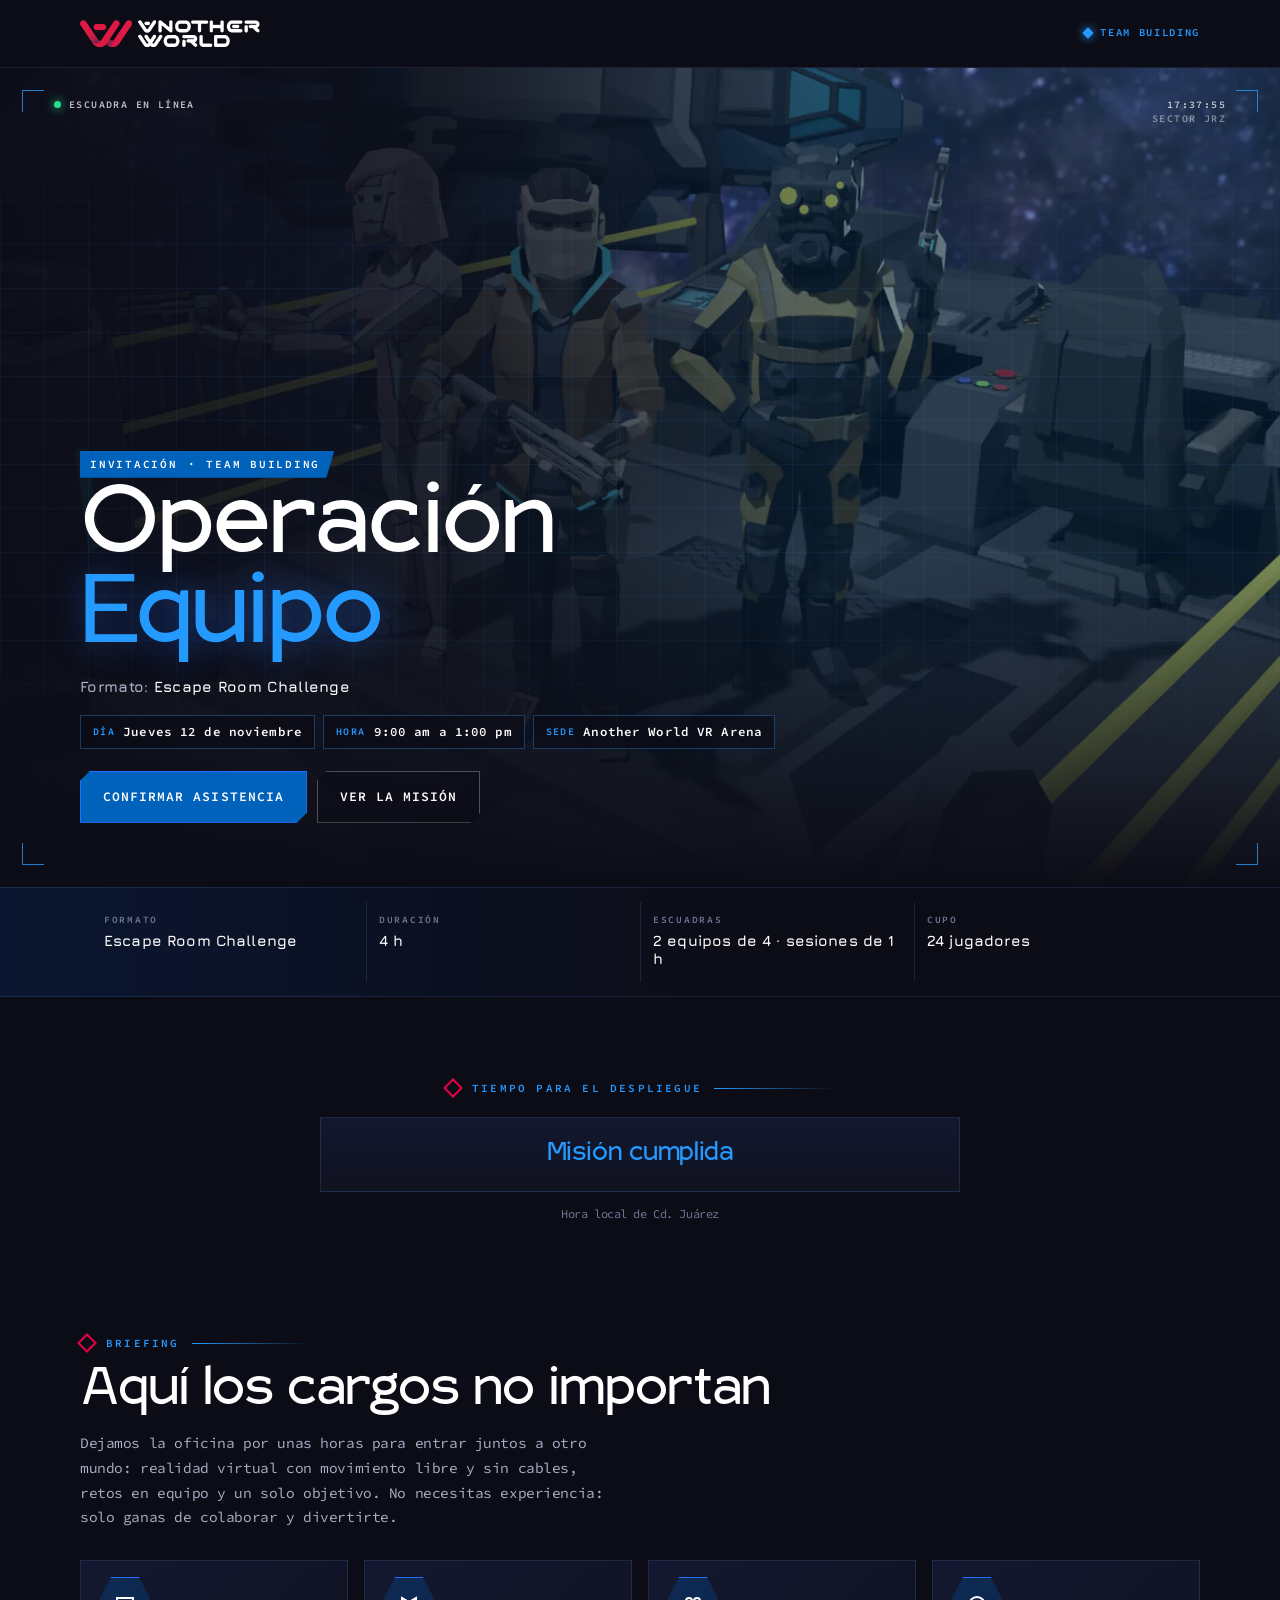
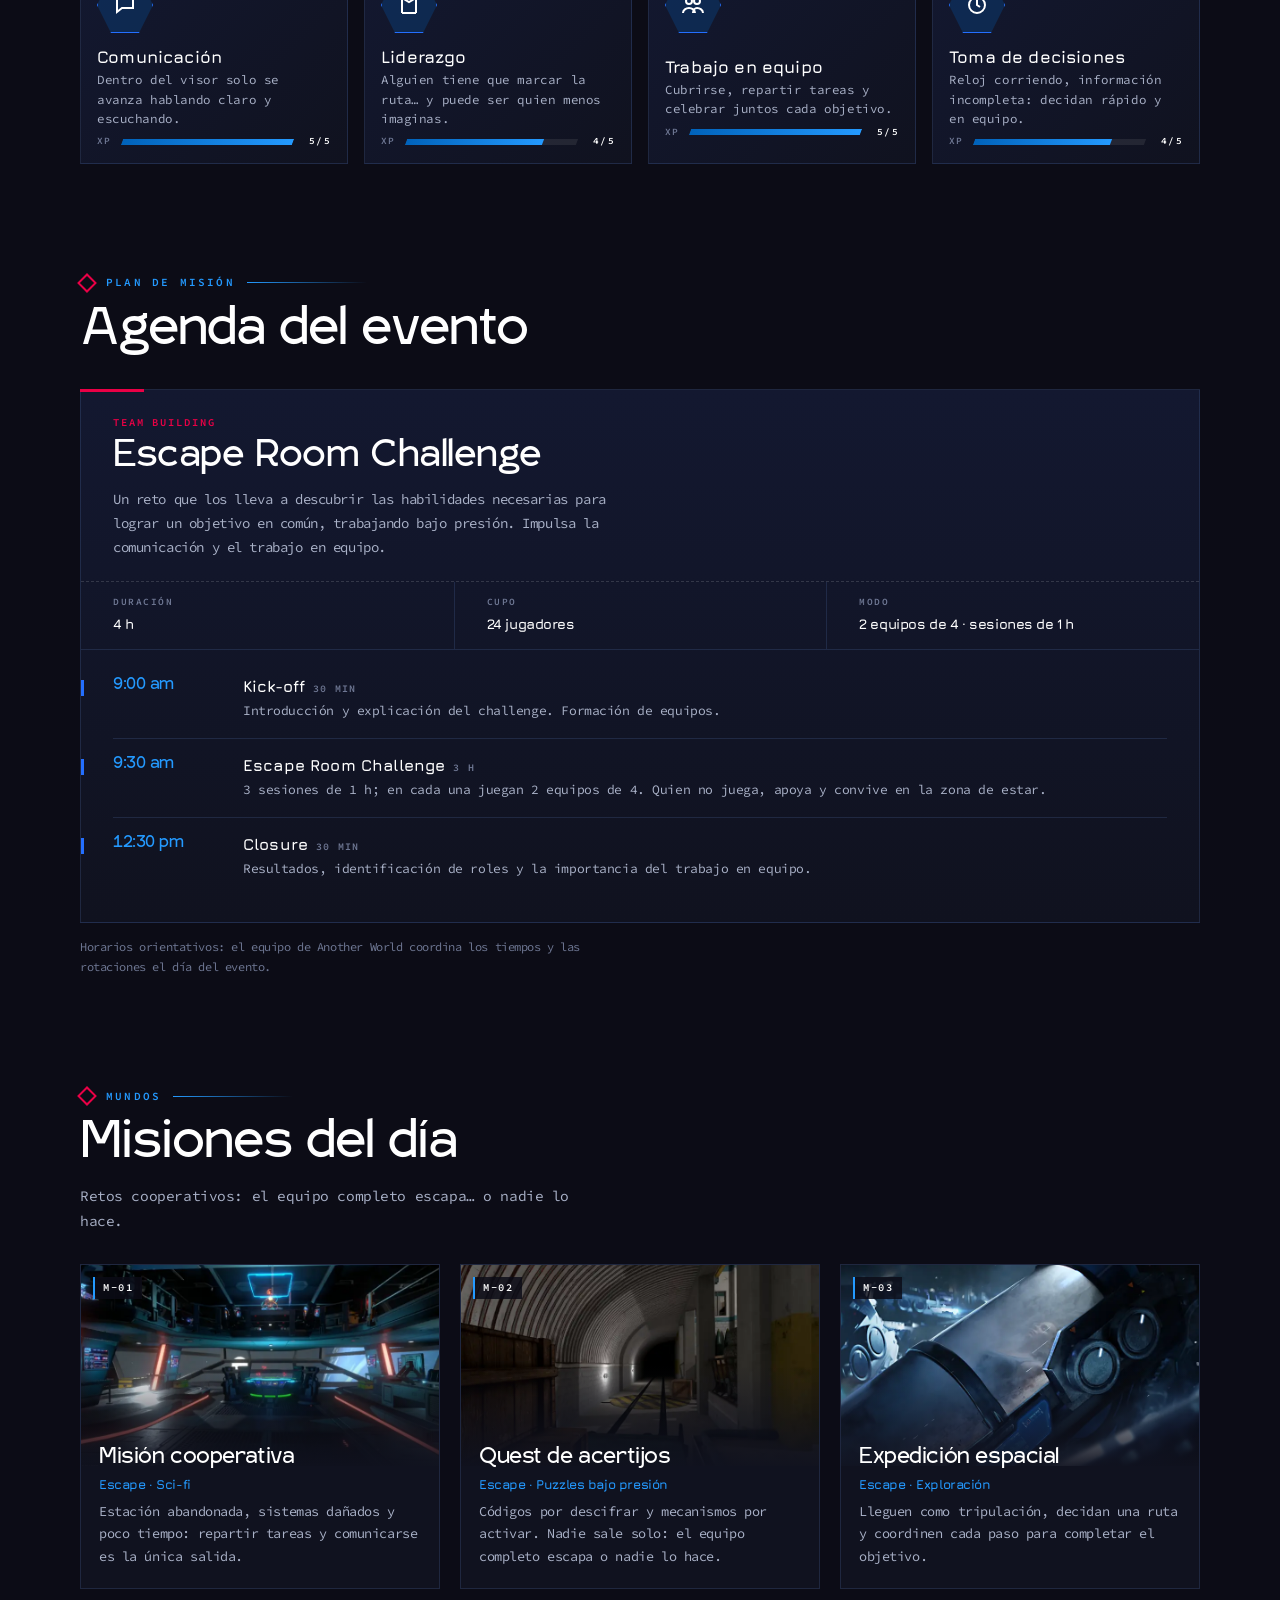
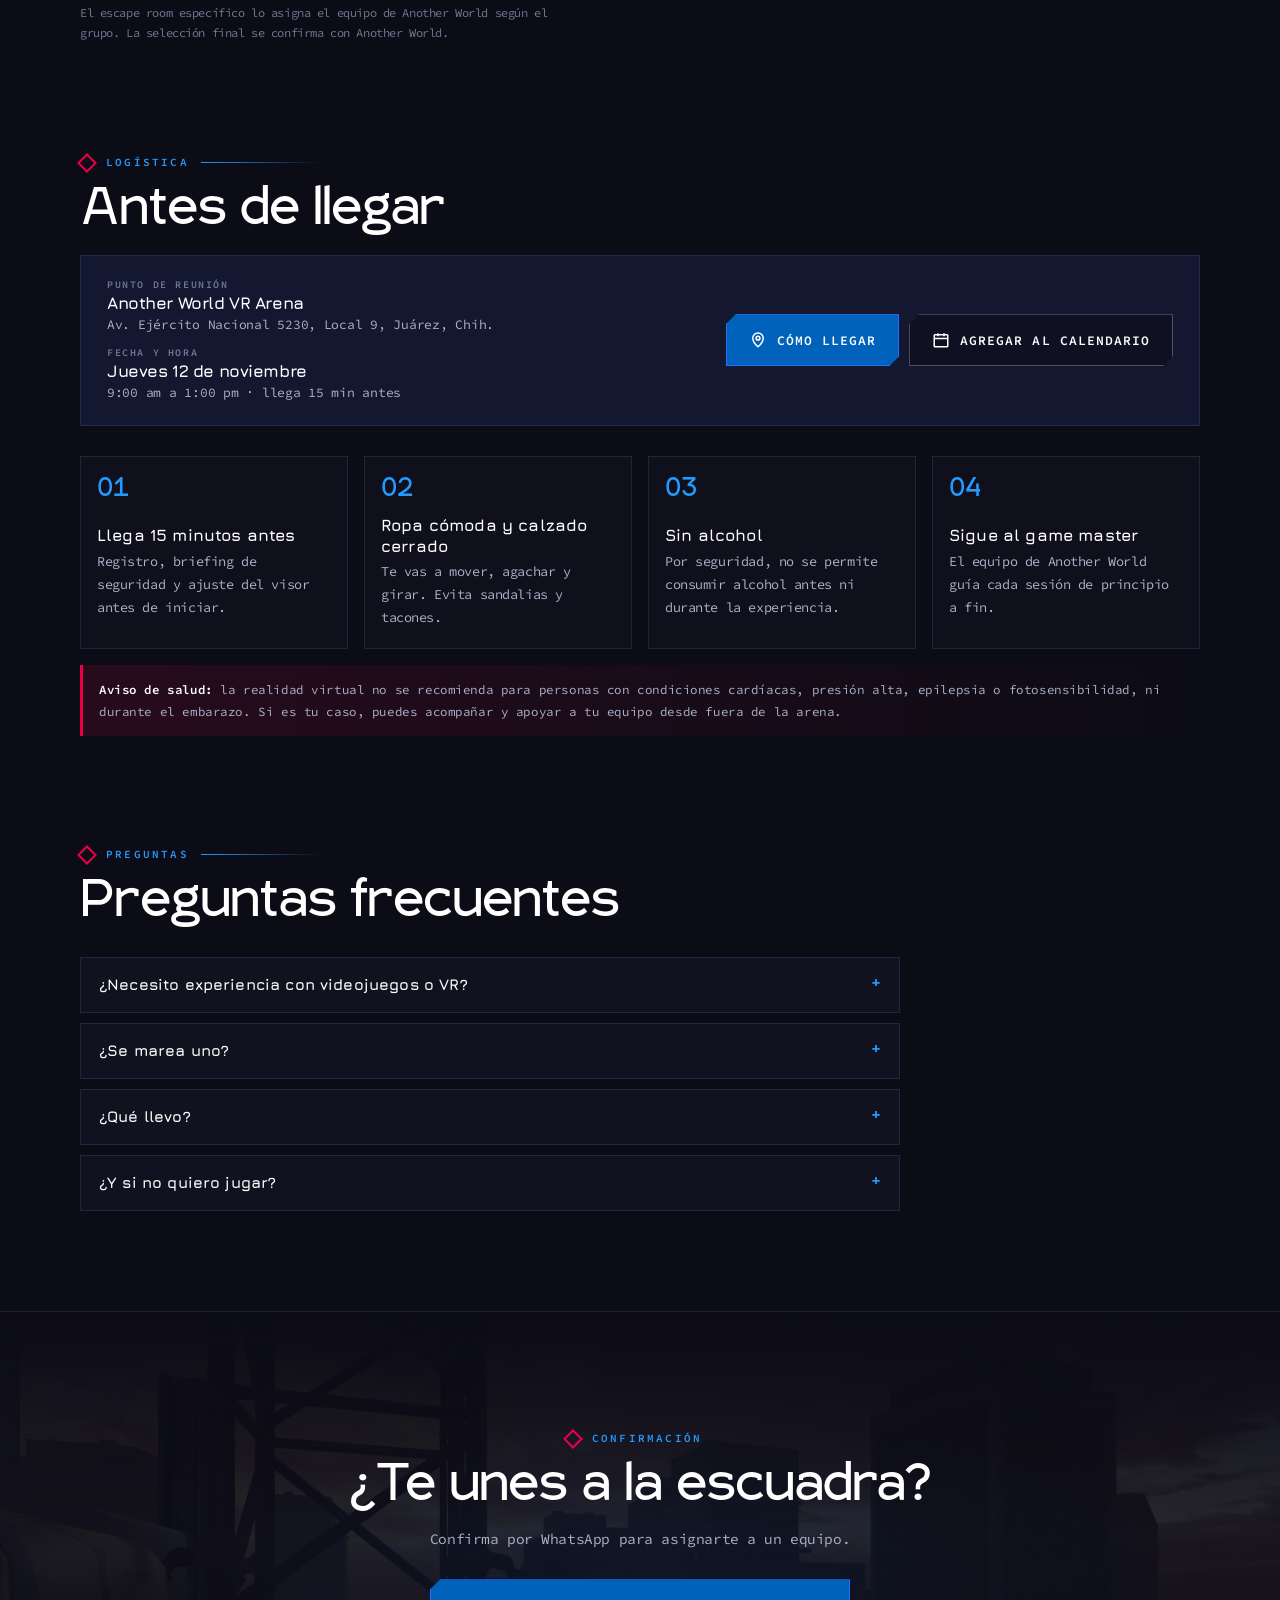
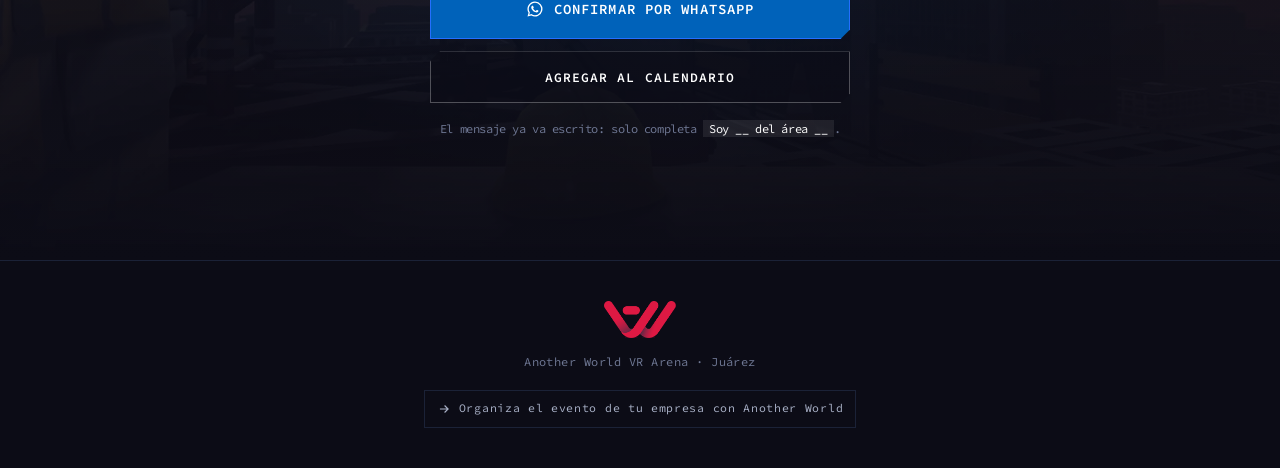
<file: teambuilding/index.html>
<!doctype html>
<html lang="es">
<head>
<meta charset="utf-8">
<meta name="viewport" content="width=device-width, initial-scale=1, viewport-fit=cover">
<meta name="theme-color" content="#0C0C16">
<title>Operación Equipo · Team Building · Another World VR Arena</title>
<meta name="description" content="Invitación a Team Building en realidad virtual con Another World VR Arena, Juárez.">
<meta property="og:title" content="Operación Equipo · Team Building en realidad virtual">
<meta property="og:description" content="Tu empresa te invita a una misión de equipo en Another World VR Arena.">
<meta property="og:image" content="img/hero-16x9.webp">
<!-- Imágenes: solo capturas/arte de juegos y logotipo oficial. Sin fotografías de personas reales. Sin precios. -->
<link rel="icon" type="image/png" href="img/aw-logo-sign.png">
<link rel="preload" href="fonts/igra-sans.woff2" as="font" type="font/woff2" crossorigin>
<link rel="preload" href="fonts/source-code-pro-400.woff2" as="font" type="font/woff2" crossorigin>
<script>
/* =====================================================================
   CONFIGURACIÓN — edita SOLO este bloque (o usa parámetros de URL)
   URL: ?empresa=&formato=play4fun|escape|bandera|torneo&evento=&fecha=AAAA-MM-DD
        &hora=HH:MM-HH:MM (o inicio=&fin=)&tz=-07:00&sede=arena|empresa&lugar=&dir=
        &organizador=&wa=&msg=   (msg admite {empresa} {evento} {fecha} {hora} {organizador} {formato})
        &grupo=  (área/equipo, p. ej. CoDir → "Valeo · CoDir")
        &logo=   (clave de archivo en clientes/, p. ej. logo=valeo → clientes/valeo.svg o .png)
   ===================================================================== */
const CONFIG = {
  empresa:     "",                    // nombre de la empresa (opcional)
  grupo:       "",                    // área o equipo invitado (opcional), p. ej. "CoDir"
  logo:        "",                    // logo del cliente: clave en clientes/ (sin extensión), p. ej. "valeo"
  formato:     "escape",              // play4fun · escape · bandera · torneo
  evento:      "Team Building",       // Team Building · Integración · Fin de año · Onboarding…
  fecha:       "2026-11-12",          // AAAA-MM-DD (PLACEHOLDER)
  horaInicio:  "09:00",
  horaFin:     "13:00",
  utcOffset:   "auto",                // "auto" = Cd. Juárez (MST/MDT con DST de EE. UU.)
  sede:        "arena",               // arena · empresa
  lugar:       "",                    // vacío = según sede
  direccion:   "",                    // vacío = según sede
  organizador: "",                    // nombre de quien recibe las confirmaciones (opcional)
  whatsapp:    "5216560000000",       // PLACEHOLDER: WhatsApp del organizador (solo dígitos)
  mensaje:     "¡Hola{organizador}! Confirmo mi asistencia a la Operación Equipo ({evento}{empresa}) el {fecha} ({hora}). Soy __ del área __."
};
const ARENA = { lugar:"Another World VR Arena", direccion:"Av. Ejército Nacional 5230, Local 9, Juárez, Chih.", wa:"5216561121544" };
/* Formatos oficiales Another World Juárez (sin precios). min = minuto de inicio relativo al evento. */
const FORMATOS = {
  play4fun: {
    nombre:"Play 4 Fun", tag:"Diversión sin presión", dur:"2 h", cupo:"Hasta 48 jugadores", modo:"Grupos de 8 · sesiones de 20 min",
    desc:"Un rato agradable para todo el equipo: jugar por diversión, sin presión. Rotamos grupos de 8 por la arena para que todos jueguen y prueben distintos mundos.",
    hab:{comunicacion:2,liderazgo:1,equipo:3,decisiones:2},
    agenda:[
      {min:0,  t:"Bienvenida y briefing", d:"Registro, reglas de seguridad y ajuste del equipo VR."},
      {min:15, t:"Rotaciones de juego", d:"Sesiones de 20 min para grupos de 8. Mientras un grupo juega, los demás conviven en la zona de estar."},
      {min:105,t:"Cierre y foto de equipo", d:"Últimas partidas, convivencia y despedida."}
    ],
    misiones:[
      {t:"Shmooter: Forts", g:"Equipo vs equipo · Caricatura", img:"img/m-forts.webp", d:"Captura la base rival entre plataformas y portales. Puntería, reflejos y muchas risas."},
      {t:"Ghost Tower: Dance", g:"Competencia amistosa", img:"img/m-dance.webp", d:"Batalla de baile en una mansión de fantasmas: el rompehielos perfecto para quien nunca ha jugado VR."},
      {t:"Shmooter: Cubes", g:"Equipo vs equipo · Mundo de cubos", img:"img/m-cubes.webp", d:"Montañas nevadas, bosque y una casa acogedora… hasta que alguien decide invadirla."},
      {t:"Island Assault", g:"Cooperativo · Defensa", img:"img/m-island.webp", d:"Defiendan juntos la isla: contenedores, construcciones y escondites para coordinar al equipo."}
    ]
  },
  escape: {
    nombre:"Escape Room Challenge", tag:"Team Building", dur:"4 h", cupo:"24 jugadores", modo:"2 equipos de 4 · sesiones de 1 h",
    desc:"Un reto que los lleva a descubrir las habilidades necesarias para lograr un objetivo en común, trabajando bajo presión. Impulsa la comunicación y el trabajo en equipo.",
    hab:{comunicacion:5,liderazgo:4,equipo:5,decisiones:4},
    agenda:[
      {min:0,  t:"Kick-off", d:"Introducción y explicación del challenge. Formación de equipos."},
      {min:30, t:"Escape Room Challenge", d:"3 sesiones de 1 h; en cada una juegan 2 equipos de 4. Quien no juega, apoya y convive en la zona de estar."},
      {min:210,t:"Closure", d:"Resultados, identificación de roles y la importancia del trabajo en equipo."}
    ],
    misiones:[
      {t:"Misión cooperativa", g:"Escape · Sci-fi", img:"img/m-colony.webp", d:"Estación abandonada, sistemas dañados y poco tiempo: repartir tareas y comunicarse es la única salida."},
      {t:"Quest de acertijos", g:"Escape · Puzzles bajo presión", img:"img/m-survival.webp", d:"Códigos por descifrar y mecanismos por activar. Nadie sale solo: el equipo completo escapa o nadie lo hace."},
      {t:"Expedición espacial", g:"Escape · Exploración", img:"img/m-starbase.webp", d:"Lleguen como tripulación, decidan una ruta y coordinen cada paso para completar el objetivo."}
    ],
    nota:"El escape room específico lo asigna el equipo de Another World según el grupo."
  },
  bandera: {
    nombre:"Captura la Bandera", tag:"Team Building", dur:"4 h", cupo:"Hasta 48 jugadores", modo:"2 equipos de 4 · sesiones de 30 min",
    desc:"Trabajen en equipo para retener la bandera el mayor tiempo posible. Se ponen a prueba la comunicación, la estrategia y el trabajo en equipo.",
    hab:{comunicacion:5,liderazgo:4,equipo:5,decisiones:5},
    agenda:[
      {min:0,  t:"Kick-off", d:"Introducción, reglas de la captura y formación de escuadras."},
      {min:30, t:"Captura la Bandera", d:"6 sesiones de 30 min de Shooter o Star Base; en cada una se enfrentan 2 equipos de 4."},
      {min:210,t:"Closure", d:"Resultados, estrategias que funcionaron y aprendizajes del equipo."}
    ],
    misiones:[
      {t:"Shmooter: Forts", g:"Shooter · Equipo vs equipo", img:"img/m-forts.webp", d:"Bases, portales y coberturas: defiendan la bandera mientras el otro equipo planea el asalto."},
      {t:"Shmooter: Space Battle 2", g:"Shooter · Equipo vs equipo", img:"img/m-space.webp", d:"Estación espacial con teletransportadores entre pisos. Comunicar posiciones lo es todo."},
      {t:"Star Base", g:"Sci-fi · Por equipos", img:"img/m-starbase.webp", d:"Un escenario espacial para coordinar ataque y defensa entre escuadras."}
    ]
  },
  torneo: {
    nombre:"Tournament", tag:"Torneo", dur:"4 h", cupo:"8 equipos · 24 jugadores", modo:"Sesiones de 15 min · eliminatorias",
    desc:"Lleven su instinto competitivo a un ambiente sano, con las mismas oportunidades para alzarse con el primer lugar. Rondas eliminatorias, semifinales y gran final con podio y premios para 1.º y 2.º lugar.",
    hab:{comunicacion:4,liderazgo:5,equipo:4,decisiones:5},
    agenda:[
      {min:0,  t:"Registro y sorteo", d:"Briefing de seguridad, formación de 8 equipos y sorteo de llaves."},
      {min:30, t:"Rondas eliminatorias", d:"Duelos de 15 min de Shooter o Kernel. Avanza el equipo ganador."},
      {min:150,t:"Semifinales", d:"Los 4 mejores equipos se enfrentan por un lugar en la final."},
      {min:180,t:"Gran final", d:"El duelo decisivo frente a toda la empresa."},
      {min:210,t:"Podio y premiación", d:"Podio con globos y premios para 1.º y 2.º lugar."}
    ],
    misiones:[
      {t:"Shmooter: Cubes", g:"Shooter · Duelos por equipos", img:"img/m-cubes.webp", d:"Arcade, rápido y parejo: ideal para eliminatorias de 15 minutos."},
      {t:"Shmooter: Space Battle 2", g:"Shooter · Duelos por equipos", img:"img/m-space.webp", d:"Combate entre pisos de una estación espacial. Gana quien mejor se coordine."},
      {t:"Kernel: Raven", g:"Shooter táctico · Por equipos", img:"img/m-raven.webp", d:"Rascacielos en construcción, escondites y táctica pura para las rondas decisivas."}
    ],
    bracket:true
  }
};
</script>
<style>
@font-face{font-family:"Igra Sans";src:url(fonts/igra-sans.woff2) format("woff2");font-display:swap}
@font-face{font-family:"Jura";src:url(fonts/jura-bold.woff2) format("woff2");font-weight:700;font-display:swap}
@font-face{font-family:"Source Code Pro";src:url(fonts/source-code-pro-400.woff2) format("woff2");font-weight:400;font-display:swap}
@font-face{font-family:"Source Code Pro";src:url(fonts/source-code-pro-600.woff2) format("woff2");font-weight:600;font-display:swap}
:root{
  --black:#0C0C16;--panel:#10121F;--panel2:#131830;--line:rgba(120,170,255,.14);
  --blue:#0062BA;--neon:#246FFF;--neon2:#249AFF;--red:#EA0046;--red2:#F80C4F;--white:#fff;--mute:#AAB2C8;--dim:#6F7894;
  --h:"Igra Sans",system-ui,sans-serif;--s:"Jura",system-ui,sans-serif;--b:"Source Code Pro",ui-monospace,monospace;
}
*{box-sizing:border-box;margin:0;padding:0}
html{background:var(--black);scroll-behavior:smooth;-webkit-text-size-adjust:100%}
body{background:var(--black);color:var(--white);font:400 14px/1.7 var(--b);letter-spacing:-.03em;overflow-x:hidden;-webkit-font-smoothing:antialiased}
img{display:block;max-width:100%;height:auto}
a{color:inherit;text-decoration:none}
.wrap{width:min(1120px,100% - 40px);margin-inline:auto}
[hidden]{display:none!important}

/* barra superior: logo oficial sobre negro sólido con área libre */
.top{background:var(--black);border-bottom:1px solid var(--line)}
.top .wrap{display:flex;align-items:center;justify-content:space-between;gap:16px;padding:20px 0}
.top .logo{width:150px}
.tag{display:flex;align-items:center;gap:8px;font:600 10.5px/1 var(--b);letter-spacing:.16em;text-transform:uppercase;color:var(--neon2)}
.tag i{width:8px;height:8px;background:var(--neon2);transform:rotate(45deg);box-shadow:0 0 10px var(--neon2)}

/* hero */
.hero{position:relative;overflow:hidden;isolation:isolate;min-height:calc(100svh - 79px);max-height:960px;display:flex;flex-direction:column;justify-content:flex-end;background:#05060c}
.hero .bg{position:absolute;inset:0;z-index:-4;width:100%;height:100%;object-fit:cover;object-position:60% 20%;filter:saturate(.7) hue-rotate(8deg) brightness(.85)}
.hero::before{content:"";position:absolute;inset:0;z-index:-3;
  background:linear-gradient(180deg,rgba(12,12,22,.35) 0%,rgba(12,12,22,0) 25%,rgba(12,12,22,.35) 48%,rgba(12,12,22,.94) 74%,var(--black) 100%),
  linear-gradient(0deg,rgba(0,98,186,.22),rgba(0,98,186,.22))}
.grid{position:absolute;inset:0;z-index:-2;pointer-events:none;opacity:.35;
  background-image:linear-gradient(rgba(36,154,255,.22) 1px,transparent 1px),linear-gradient(90deg,rgba(36,154,255,.22) 1px,transparent 1px);background-size:44px 44px;
  -webkit-mask:linear-gradient(180deg,transparent 0,#000 30%,#000 60%,transparent 90%);mask:linear-gradient(180deg,transparent 0,#000 30%,#000 60%,transparent 90%)}
.sweep{position:absolute;left:0;right:0;height:120px;top:-120px;z-index:-2;pointer-events:none;
  background:linear-gradient(180deg,transparent,rgba(36,154,255,.16) 85%,rgba(36,154,255,.55) 100%);animation:sweep 6.5s linear infinite}
@keyframes sweep{to{transform:translateY(calc(100svh + 140px))}}
.hud{position:absolute;inset:14px;z-index:-1;pointer-events:none;font:600 10px/1.4 var(--b);letter-spacing:.14em;text-transform:uppercase;color:rgba(255,255,255,.75)}
.hud i{position:absolute;width:22px;height:22px;border:1.5px solid rgba(36,154,255,.8)}
.hud i:nth-child(1){top:0;left:0;border-right:0;border-bottom:0}.hud i:nth-child(2){top:0;right:0;border-left:0;border-bottom:0}
.hud i:nth-child(3){bottom:0;left:0;border-right:0;border-top:0}.hud i:nth-child(4){bottom:0;right:0;border-left:0;border-top:0}
.hud .tl{position:absolute;top:8px;left:32px;display:flex;align-items:center;gap:8px}
.hud .tr{position:absolute;top:8px;right:32px;text-align:right}
.dot{width:7px;height:7px;border-radius:50%;background:#2bdc8c;box-shadow:0 0 10px #2bdc8c;animation:blink 1.8s steps(1,end) infinite}
@keyframes blink{50%{opacity:.25}}
.hero .in{padding:0 0 30px}
.inv{display:inline-flex;align-items:center;gap:10px;font:600 11px/1 var(--b);letter-spacing:.16em;text-transform:uppercase;background:var(--blue);padding:8px 14px 8px 10px;clip-path:polygon(0 0,100% 0,calc(100% - 8px) 100%,0 100%)}
.inv b{font-weight:600;color:#fff}
/* co-branding: logo del cliente en placa blanca × logo Another World sin modificar sobre negro sólido */
.lockup{margin-top:18px;display:flex;width:fit-content;align-items:center;gap:14px;max-width:100%}
.lockup .plate{display:flex;align-items:center;justify-content:center;height:64px;padding:10px 16px;background:#fff;border-radius:12px;box-shadow:0 8px 28px rgba(0,0,0,.35)}
.lockup .plate img{height:44px;width:auto;max-width:170px;object-fit:contain}
.lockup .x{font:400 22px/1 var(--h);color:var(--mute)}
.lockup .aw{display:flex;align-items:center;justify-content:center;height:64px;padding:12px 16px;background:var(--black);border:1px solid var(--line);border-radius:12px}
.lockup .aw img{height:36px;width:auto}
.emp{margin-top:16px;font:700 clamp(20px,5.4vw,30px)/1.15 var(--s);letter-spacing:.01em;color:#fff;word-break:break-word}
.emp[hidden]{display:none}
h1{margin-top:6px;font:400 clamp(40px,12vw,92px)/.98 var(--h);letter-spacing:-.02em}
h1 span{display:block}
h1 .b2{color:var(--neon2);text-shadow:0 0 34px rgba(36,111,255,.45)}
.sub{margin-top:12px;font:700 15px/1.4 var(--s);color:var(--mute);letter-spacing:.02em}
.sub b{color:#fff}
.meta{margin-top:18px;display:flex;flex-wrap:wrap;gap:8px}
.chip{display:inline-flex;align-items:center;gap:8px;padding:8px 12px;border:1px solid rgba(36,154,255,.35);background:rgba(12,12,22,.65);backdrop-filter:blur(6px);-webkit-backdrop-filter:blur(6px);font:600 12.5px/1.25 var(--b);letter-spacing:.01em}
.chip em{font-style:normal;color:var(--neon2);font-size:10px;letter-spacing:.14em;text-transform:uppercase}
.cta{margin-top:22px;display:flex;flex-wrap:wrap;gap:10px}
.btn{display:inline-flex;align-items:center;justify-content:center;gap:10px;min-height:52px;padding:0 22px;font:600 13px/1 var(--b);letter-spacing:.08em;text-transform:uppercase;border:1px solid transparent;cursor:pointer;color:#fff;background:none;transition:transform .2s,box-shadow .25s,background .25s,border-color .25s;clip-path:polygon(10px 0,100% 0,100% calc(100% - 10px),calc(100% - 10px) 100%,0 100%,0 10px)}
.btn svg{width:18px;height:18px;flex:none}
.btn.pri{background:var(--blue);border-color:var(--neon)}
.btn.pri:hover{background:var(--neon);box-shadow:0 0 26px rgba(36,111,255,.5)}
.btn.red{background:var(--red)}
.btn.red:hover{background:var(--red2);box-shadow:0 0 26px rgba(248,12,79,.45)}
.btn.ghost{background:rgba(12,12,22,.55);border-color:rgba(255,255,255,.28)}
.btn.ghost:hover{border-color:var(--neon2);box-shadow:inset 0 0 0 1px var(--neon2)}
.btn:active{transform:translateY(1px)}
.btn:focus-visible,summary:focus-visible,a:focus-visible{outline:2px solid var(--neon2);outline-offset:3px}

/* barra de estado de escuadra */
.squadbar{background:linear-gradient(90deg,#0a1630,#0c0c16 60%);border-block:1px solid var(--line)}
.squadbar .wrap{display:grid;grid-template-columns:repeat(2,1fr);gap:0}
.squadbar div{padding:14px 12px;border-left:1px solid var(--line)}
.squadbar div:nth-child(odd){border-left:0}
.squadbar span{display:block;font:600 9.5px/1 var(--b);letter-spacing:.18em;text-transform:uppercase;color:var(--dim)}
.squadbar b{display:block;margin-top:7px;font:700 15px/1.2 var(--s);letter-spacing:.01em}

section{position:relative;padding:72px 0}
.lbl{display:flex;align-items:center;gap:12px;font:600 11px/1 var(--b);letter-spacing:.2em;text-transform:uppercase;color:var(--neon2)}
.lbl::before{content:"";width:10px;height:10px;border:2px solid var(--red);transform:rotate(45deg)}
.lbl::after{content:"";height:1px;flex:1;max-width:120px;background:linear-gradient(90deg,var(--neon2),transparent)}
h2{margin-top:14px;font:400 clamp(28px,7vw,50px)/1.1 var(--h);letter-spacing:-.02em;text-wrap:balance}
.lead{margin-top:12px;color:var(--mute);max-width:60ch;font-size:14.5px}

/* cuenta regresiva */
.count-sec{padding:56px 0 8px;text-align:center}
.count-sec .lbl{justify-content:center}
.count{margin:22px auto 0;display:grid;grid-template-columns:repeat(4,1fr);max-width:640px;border:1px solid var(--line);background:linear-gradient(180deg,var(--panel2),var(--panel))}
.count div{padding:18px 4px 14px}
.count div+div{border-left:1px solid var(--line)}
.count b{display:block;font:400 clamp(34px,10vw,62px)/1 var(--h);font-variant-numeric:tabular-nums}
.count div:last-child b{color:var(--neon2)}
.count span{display:block;margin-top:8px;font:600 10px/1 var(--b);letter-spacing:.2em;color:var(--dim);text-transform:uppercase}
.count.done{display:block;padding:22px;font:400 24px/1.2 var(--h);color:var(--neon2)}
.count-note{margin-top:12px;font-size:12px;color:var(--dim)}

/* habilidades */
.skills{margin-top:30px;display:grid;grid-template-columns:1fr;gap:12px}
.sk{position:relative;display:grid;grid-template-columns:56px 1fr;gap:14px;align-items:center;padding:16px;border:1px solid var(--line);background:linear-gradient(135deg,var(--panel2),var(--panel))}
.sk .ic{width:56px;height:56px;display:grid;place-items:center;border:1.5px solid var(--neon);clip-path:polygon(25% 0,75% 0,100% 50%,75% 100%,25% 100%,0 50%);background:rgba(0,98,186,.25)}
.sk .ic svg{width:24px;height:24px;stroke:#fff}
.sk h3{font:700 17px/1.25 var(--s);letter-spacing:.01em}
.sk p{margin-top:2px;color:var(--mute);font-size:12.5px;line-height:1.55}
.xp{margin-top:9px;display:flex;align-items:center;gap:10px;font:600 9.5px/1 var(--b);letter-spacing:.14em;color:var(--dim);text-transform:uppercase}
.xp .bar{flex:1;height:6px;background:rgba(255,255,255,.08);position:relative;overflow:hidden;transform:skewX(-20deg)}
.xp .bar s{position:absolute;inset:0 auto 0 0;width:0;background:linear-gradient(90deg,var(--blue),var(--neon2));transition:width 1.2s cubic-bezier(.2,.7,.2,1) .2s}
.in .xp .bar s,.xp.in .bar s{width:var(--w)}
.xp em{font-style:normal;color:#fff;min-width:28px;text-align:right}

/* formato + agenda */
.fmt{margin-top:30px;border:1px solid var(--line);background:linear-gradient(180deg,var(--panel2),var(--panel));position:relative}
.fmt::before{content:"";position:absolute;left:-1px;top:-1px;width:64px;height:3px;background:var(--red)}
.fmt .hd{padding:22px 20px 18px;border-bottom:1px dashed rgba(255,255,255,.14)}
.fmt .kind{font:600 10.5px/1 var(--b);letter-spacing:.18em;text-transform:uppercase;color:var(--red)}
.fmt h3{margin-top:10px;font:400 clamp(24px,6vw,36px)/1.1 var(--h)}
.fmt .d{margin-top:10px;color:var(--mute);font-size:14px;max-width:62ch}
.stats{display:grid;grid-template-columns:repeat(3,1fr);border-bottom:1px solid var(--line)}
.stats div{padding:14px 12px}.stats div+div{border-left:1px solid var(--line)}
.stats span{display:block;font:600 9.5px/1 var(--b);letter-spacing:.16em;text-transform:uppercase;color:var(--dim)}
.stats b{display:block;margin-top:7px;font:700 14px/1.3 var(--s)}
.agenda{list-style:none;padding:8px 20px 20px}
.agenda li{position:relative;display:grid;grid-template-columns:86px 1fr;gap:14px;padding:16px 0 16px;border-bottom:1px solid var(--line)}
.agenda li:last-child{border-bottom:0}
.agenda time{font:400 16px/1.2 var(--h);white-space:nowrap;color:var(--neon2);font-variant-numeric:tabular-nums}
.agenda li h4{font:700 16px/1.3 var(--s);letter-spacing:.01em}
.agenda li h4 small{margin-left:8px;font:600 10px/1 var(--b);letter-spacing:.12em;color:var(--dim);text-transform:uppercase}
.agenda li p{margin-top:3px;color:var(--mute);font-size:13px}
.agenda li::before{content:"";position:absolute;left:-20px;top:20px;width:3px;height:16px;background:var(--neon)}
.fine{margin-top:14px;font-size:12px;color:var(--dim);max-width:72ch}

/* bracket torneo */
.bracket{margin-top:18px;display:grid;grid-template-columns:repeat(4,1fr);gap:10px;align-items:center;padding:18px;border:1px solid var(--line);background:var(--panel)}
.bracket .col{display:grid;gap:8px}
.bracket .t{height:22px;border:1px solid rgba(36,154,255,.35);background:rgba(0,98,186,.15);font:600 9.5px/20px var(--b);letter-spacing:.1em;text-align:center;color:var(--mute);text-transform:uppercase}
.bracket .t.w{border-color:var(--red);background:rgba(234,0,70,.18);color:#fff}
.bracket .cap{grid-column:1/-1;display:grid;grid-template-columns:repeat(4,1fr);gap:10px;font:600 9px/1 var(--b);letter-spacing:.14em;color:var(--dim);text-transform:uppercase;text-align:center}
.trophy{display:grid;place-items:center;gap:6px;font:400 13px/1 var(--h);color:#fff;text-align:center}
.trophy svg{width:36px;height:36px;stroke:var(--red)}

/* misiones */
.games{margin-top:30px;display:grid;grid-template-columns:1fr;gap:16px}
.game{background:var(--panel);border:1px solid var(--line);overflow:hidden;transition:border-color .3s}
.game:hover{border-color:rgba(36,154,255,.6)}
.game .art{position:relative;aspect-ratio:16/9;overflow:hidden;background:#000}
.game .art img{width:100%;height:100%;object-fit:cover;transition:transform .8s ease}
.game:hover .art img{transform:scale(1.04)}
.game .art::after{content:"";position:absolute;inset:0;background:linear-gradient(180deg,transparent 50%,rgba(16,18,31,.95))}
.game .n{position:absolute;z-index:1;top:12px;left:12px;font:600 10.5px/1 var(--b);letter-spacing:.16em;background:rgba(12,12,22,.82);border-left:2px solid var(--neon2);padding:6px 8px}
.game .body{padding:2px 18px 20px;margin-top:-22px;position:relative}
.game h3{font:400 21px/1.15 var(--h)}
.game .g{margin-top:6px;font:700 13px/1.3 var(--s);color:var(--neon2)}
.game .x{margin-top:8px;color:var(--mute);font-size:13.5px;line-height:1.65}

/* logística */
.logi{margin-top:30px;display:grid;grid-template-columns:1fr;gap:12px;counter-reset:p}
.logi li{list-style:none;display:grid;grid-template-columns:48px 1fr;gap:12px;padding:18px 16px;border:1px solid var(--line);background:rgba(16,18,31,.7)}
.logi li::before{counter-increment:p;content:"0" counter(p);font:400 26px/1 var(--h);color:var(--neon2);padding-top:2px}
.logi h3{font:700 16.5px/1.3 var(--s);letter-spacing:.01em}
.logi p{margin-top:4px;color:var(--mute);font-size:13.5px}
.health{margin-top:16px;display:flex;gap:12px;align-items:flex-start;padding:14px 16px;border-left:3px solid var(--red);background:linear-gradient(90deg,rgba(234,0,70,.12),transparent);font-size:12.5px;color:var(--mute)}
.health b{color:#fff;font-weight:600}
.where{margin-top:16px;display:grid;gap:14px;padding:18px 16px;border:1px solid var(--line);background:var(--panel2)}
.where dt{font:600 10px/1.4 var(--b);letter-spacing:.16em;text-transform:uppercase;color:var(--dim)}
.where dd{font:700 17px/1.35 var(--s)}
.where dd small{display:block;font:400 13px/1.5 var(--b);color:var(--mute);letter-spacing:-.02em}
.where .acts{display:grid;gap:10px}

/* FAQ */
.faq{margin-top:26px;display:grid;gap:10px;max-width:820px}
.faq details{border:1px solid var(--line);background:var(--panel)}
.faq summary{list-style:none;cursor:pointer;display:flex;justify-content:space-between;gap:16px;align-items:center;padding:16px 18px;font:700 15.5px/1.35 var(--s);letter-spacing:.01em}
.faq summary::-webkit-details-marker{display:none}
.faq summary::after{content:"+";font:400 22px/1 var(--h);color:var(--neon2);transition:transform .25s}
.faq details[open] summary::after{transform:rotate(45deg)}
.faq p{padding:0 18px 16px;color:var(--mute);font-size:13.5px}

/* RSVP */
.rsvp{overflow:hidden;isolation:isolate;padding:88px 0;border-top:1px solid var(--line)}
.rsvp .bg{position:absolute;inset:0;z-index:-2;background:url(img/bg-rsvp.webp) center/cover no-repeat;opacity:.38;filter:saturate(.6)}
.rsvp::before{content:"";position:absolute;inset:0;z-index:-1;background:linear-gradient(180deg,var(--black),rgba(12,12,22,.7) 40%,rgba(12,12,22,.85) 75%,var(--black)),radial-gradient(60% 50% at 50% 50%,rgba(0,98,186,.3),transparent 70%)}
.rsvp .wrap{text-align:center;display:flex;flex-direction:column;align-items:center}
.rsvp .lbl{justify-content:center}
.rsvp .lead{margin-inline:auto}
.rsvp .acts{margin-top:28px;display:grid;gap:12px;width:100%;max-width:420px}
.rsvp .btn.pri{min-height:60px;font-size:14px}
.rsvp .tip{margin-top:16px;font-size:12px;color:var(--dim)}
.rsvp .tip code{font:inherit;color:#fff;background:rgba(255,255,255,.08);padding:1px 6px;white-space:nowrap}

footer{border-top:1px solid var(--line);padding:40px 0 calc(40px + env(safe-area-inset-bottom));text-align:center;color:var(--dim);font-size:12px;letter-spacing:.04em}
footer img{width:72px;margin:0 auto 14px}
footer p+p{margin-top:4px}
footer .org{display:inline-flex;gap:8px;align-items:center;margin-top:18px;padding:8px 12px;border:1px solid var(--line);font-size:11.5px;color:var(--mute);letter-spacing:.06em}
footer .org:hover{color:#fff;border-color:var(--neon2)}
footer .org svg{width:14px;height:14px}

.rv{opacity:0;transform:translateY(18px);transition:opacity .7s ease var(--d,0s),transform .7s cubic-bezier(.2,.7,.2,1) var(--d,0s)}
.rv.in{opacity:1;transform:none}

@media (min-width:760px){
  .top .logo{width:180px}
  .lockup .plate,.lockup .aw{height:78px}.lockup .plate img{height:54px;max-width:220px}.lockup .aw img{height:44px}
  .hero{min-height:min(100vh - 81px,880px)}
  .hero .bg{object-position:80% 30%}
  .hero::before{background:linear-gradient(90deg,rgba(12,12,22,.95) 0%,rgba(12,12,22,.75) 35%,rgba(12,12,22,.1) 65%),linear-gradient(180deg,transparent 60%,var(--black) 100%),linear-gradient(0deg,rgba(0,98,186,.2),rgba(0,98,186,.2))}
  .hero .in{padding-bottom:64px;max-width:min(1120px,100% - 40px)}
  .hud{inset:22px}
  .squadbar .wrap{grid-template-columns:repeat(4,1fr)}
  .squadbar div:nth-child(odd){border-left:1px solid var(--line)}.squadbar div:first-child{border-left:0}
  section{padding:100px 0}
  .count-sec{padding:84px 0 12px}
  .count div{padding:26px 8px 20px}
  .skills{grid-template-columns:repeat(2,1fr);gap:16px}
  .fmt .hd{padding:28px 32px 22px}
  .stats div{padding:16px 32px}
  .agenda{padding:10px 32px 26px}
  .agenda li{grid-template-columns:110px 1fr;gap:20px}
  .agenda li::before{left:-32px}
  .games{grid-template-columns:repeat(2,1fr);gap:20px}
  .logi{grid-template-columns:repeat(2,1fr);gap:16px}
  .where{grid-template-columns:1fr auto;align-items:center;padding:22px 26px}
  .where .acts{grid-template-columns:auto auto}
  .rsvp{padding:120px 0}
}
@media (min-width:1080px){
  .skills{grid-template-columns:repeat(4,1fr)}
  .sk{grid-template-columns:1fr;align-items:start}
  .games{grid-template-columns:repeat(3,1fr)}
  .games.g4{grid-template-columns:repeat(4,1fr)}
  .logi{grid-template-columns:repeat(4,1fr)}
  .logi li{grid-template-columns:1fr}
}
@media (max-width:370px){
  .top .logo{width:126px}.tag span{display:none}
  .btn{padding:0 16px;font-size:12px}
  .stats b{font-size:12.5px}
  .agenda li{grid-template-columns:76px 1fr;gap:10px}.agenda time{font-size:14px}
}
@media (prefers-reduced-motion:reduce){
  *,*::before,*::after{animation:none!important;transition:none!important}
  html{scroll-behavior:auto}
  .rv{opacity:1;transform:none}
  .sweep{display:none}
}
</style>
</head>
<body>

<header class="top">
  <div class="wrap">
    <img class="logo" src="img/aw-logo-horizontal-white.png" alt="Another World" width="1200" height="178">
    <div class="tag"><i aria-hidden="true"></i><span id="evTag">Team Building</span></div>
  </div>
</header>

<section class="hero" aria-labelledby="ttl" style="padding:0">
  <picture><source media="(min-aspect-ratio: 1/1)" srcset="img/hero-16x9.webp"><img class="bg" src="img/hero-3x4.webp" alt="" aria-hidden="true" fetchpriority="high" width="900" height="1200"></picture>
  <div class="grid" aria-hidden="true"></div>
  <div class="sweep" aria-hidden="true"></div>
  <div class="hud" aria-hidden="true"><i></i><i></i><i></i><i></i>
    <div class="tl"><span class="dot"></span><span>Escuadra en línea</span></div>
    <div class="tr"><span id="clock">--:--:--</span><br><span style="opacity:.6">Sector JRZ</span></div>
  </div>
  <div class="wrap in">
    <span class="inv"><b>Invitación</b> · <span id="invTxt">Team Building</span></span>
    <div class="lockup" id="lockup" hidden>
      <span class="plate"><img id="cliLogo" alt="" width="220" height="104"></span>
      <span class="x" aria-hidden="true">×</span>
      <span class="aw"><img src="img/aw-logo-sign.png" alt="Another World" width="550" height="282"></span>
    </div>
    <p class="emp" id="emp" hidden></p>
    <h1 id="ttl"><span>Operación</span><span class="b2">Equipo</span></h1>
    <p class="sub">Formato: <b id="fmtName">Escape Room Challenge</b></p>
    <div class="meta">
      <span class="chip"><em>Día</em><span id="dateShort"></span></span>
      <span class="chip"><em>Hora</em><span id="timeShort"></span></span>
      <span class="chip"><em>Sede</em><span id="placeShort"></span></span>
    </div>
    <div class="cta">
      <a class="btn pri" href="#rsvp">Confirmar asistencia</a>
      <a class="btn ghost" href="#mision">Ver la misión</a>
    </div>
  </div>
</section>

<div class="squadbar" aria-label="Resumen del evento">
  <div class="wrap">
    <div><span>Formato</span><b id="sbFmt">—</b></div>
    <div><span>Duración</span><b id="sbDur">—</b></div>
    <div><span>Escuadras</span><b id="sbModo">—</b></div>
    <div><span>Cupo</span><b id="sbCupo">—</b></div>
  </div>
</div>

<main>
  <section class="count-sec" aria-labelledby="ct">
    <div class="wrap">
      <p class="lbl rv" id="ct">Tiempo para el despliegue</p>
      <div class="count rv" id="count" role="timer" aria-live="off">
        <div><b id="cd-d">00</b><span>Días</span></div>
        <div><b id="cd-h">00</b><span>Horas</span></div>
        <div><b id="cd-m">00</b><span>Min</span></div>
        <div><b id="cd-s">00</b><span>Seg</span></div>
      </div>
      <p class="count-note rv">Hora local de Cd. Juárez</p>
    </div>
  </section>

  <section id="briefing" aria-labelledby="bt">
    <div class="wrap">
      <p class="lbl rv">Briefing</p>
      <h2 class="rv" id="bt">Aquí los cargos no importan</h2>
      <p class="lead rv" id="briefLead">Dejamos la oficina por unas horas para entrar juntos a otro mundo: realidad virtual con movimiento libre y sin cables, retos en equipo y un solo objetivo. No necesitas experiencia: solo ganas de colaborar y divertirte.</p>
      <div class="skills" id="skills">
        <div class="sk rv" data-k="comunicacion"><div class="ic"><svg viewBox="0 0 24 24" fill="none" stroke-width="2" aria-hidden="true"><path d="M4 5h16v10H9l-5 4z"/></svg></div><div><h3>Comunicación</h3><p>Dentro del visor solo se avanza hablando claro y escuchando.</p><div class="xp">XP <span class="bar"><s></s></span><em></em></div></div></div>
        <div class="sk rv" data-k="liderazgo" style="--d:.06s"><div class="ic"><svg viewBox="0 0 24 24" fill="none" stroke-width="2" aria-hidden="true"><path d="M5 20V5l7 4 7-4v15"/><path d="M5 20h14"/></svg></div><div><h3>Liderazgo</h3><p>Alguien tiene que marcar la ruta… y puede ser quien menos imaginas.</p><div class="xp">XP <span class="bar"><s></s></span><em></em></div></div></div>
        <div class="sk rv" data-k="equipo" style="--d:.12s"><div class="ic"><svg viewBox="0 0 24 24" fill="none" stroke-width="2" aria-hidden="true"><circle cx="8" cy="8" r="3"/><circle cx="16" cy="8" r="3"/><path d="M2 20c0-3 3-5 6-5s6 2 6 5M12 20c0-3 2-5 4-5 3 0 6 2 6 5"/></svg></div><div><h3>Trabajo en equipo</h3><p>Cubrirse, repartir tareas y celebrar juntos cada objetivo.</p><div class="xp">XP <span class="bar"><s></s></span><em></em></div></div></div>
        <div class="sk rv" data-k="decisiones" style="--d:.18s"><div class="ic"><svg viewBox="0 0 24 24" fill="none" stroke-width="2" aria-hidden="true"><circle cx="12" cy="12" r="8"/><path d="M12 7v5l3 2"/></svg></div><div><h3>Toma de decisiones</h3><p>Reloj corriendo, información incompleta: decidan rápido y en equipo.</p><div class="xp">XP <span class="bar"><s></s></span><em></em></div></div></div>
      </div>
    </div>
  </section>

  <section id="mision" aria-labelledby="mt" style="padding-top:12px">
    <div class="wrap">
      <p class="lbl rv">Plan de misión</p>
      <h2 class="rv" id="mt">Agenda del evento</h2>
      <div class="fmt rv">
        <div class="hd">
          <p class="kind" id="fKind">Team Building</p>
          <h3 id="fName">Escape Room Challenge</h3>
          <p class="d" id="fDesc"></p>
        </div>
        <div class="stats">
          <div><span>Duración</span><b id="fDur"></b></div>
          <div><span>Cupo</span><b id="fCupo"></b></div>
          <div><span>Modo</span><b id="fModo"></b></div>
        </div>
        <ol class="agenda" id="agenda"></ol>
      </div>
      <div class="bracket rv" id="bracket" hidden aria-label="Llave del torneo: 8 equipos, semifinales y final">
        <div class="col"><div class="t">Eq 1</div><div class="t">Eq 2</div><div class="t">Eq 3</div><div class="t">Eq 4</div><div class="t">Eq 5</div><div class="t">Eq 6</div><div class="t">Eq 7</div><div class="t">Eq 8</div></div>
        <div class="col"><div class="t">Gana</div><div class="t">Gana</div><div class="t">Gana</div><div class="t">Gana</div></div>
        <div class="col"><div class="t w">Final</div><div class="t w">Final</div></div>
        <div class="trophy"><svg viewBox="0 0 24 24" fill="none" stroke-width="2" aria-hidden="true"><path d="M8 4h8v5a4 4 0 0 1-8 0z"/><path d="M8 6H4c0 3 2 4 4 4M16 6h4c0 3-2 4-4 4M12 13v4M8 20h8"/></svg>Podio<br><span style="font:600 9px/1.3 var(--b);letter-spacing:.12em;color:var(--dim)">1.º y 2.º lugar</span></div>
        <div class="cap"><span>Eliminatorias</span><span>Semifinales</span><span>Gran final</span><span>Premiación</span></div>
      </div>
      <p class="fine rv" id="agendaNote">Horarios orientativos: el equipo de Another World coordina los tiempos y las rotaciones el día del evento.</p>
    </div>
  </section>

  <section aria-labelledby="gt" style="padding-top:12px">
    <div class="wrap">
      <p class="lbl rv">Mundos</p>
      <h2 class="rv" id="gt">Misiones del día</h2>
      <p class="lead rv" id="gLead">Experiencias de realidad virtual pensadas para jugar en equipo.</p>
      <div class="games" id="games"></div>
      <p class="fine rv" id="gNote">La selección final de juegos se confirma con Another World según el formato y el grupo.</p>
    </div>
  </section>

  <section aria-labelledby="lt" style="padding-top:12px">
    <div class="wrap">
      <p class="lbl rv">Logística</p>
      <h2 class="rv" id="lt">Antes de llegar</h2>
      <dl class="where rv">
        <div><dt>Punto de reunión</dt><dd><span id="place"></span><small id="addr"></small></dd>
          <dt style="margin-top:12px">Fecha y hora</dt><dd><span id="date"></span><small id="time"></small></dd></div>
        <div class="acts">
          <a class="btn pri" id="maps" href="#" target="_blank" rel="noopener"><svg viewBox="0 0 24 24" fill="none" stroke="currentColor" stroke-width="2" aria-hidden="true"><path d="M12 21s-7-6.2-7-11.5A7 7 0 0 1 19 9.5C19 14.8 12 21 12 21z"/><circle cx="12" cy="9.5" r="2.5"/></svg>Cómo llegar</a>
          <button class="btn ghost" id="ics" type="button"><svg viewBox="0 0 24 24" fill="none" stroke="currentColor" stroke-width="2" aria-hidden="true"><rect x="3" y="5" width="18" height="16" rx="1"/><path d="M3 10h18M8 3v4M16 3v4"/></svg>Agregar al calendario</button>
        </div>
      </dl>
      <ol class="logi">
        <li class="rv"><div><h3>Llega 15 minutos antes</h3><p>Registro, briefing de seguridad y ajuste del visor antes de iniciar.</p></div></li>
        <li class="rv" style="--d:.06s"><div><h3>Ropa cómoda y calzado cerrado</h3><p>Te vas a mover, agachar y girar. Evita sandalias y tacones.</p></div></li>
        <li class="rv" style="--d:.12s"><div><h3>Sin alcohol</h3><p>Por seguridad, no se permite consumir alcohol antes ni durante la experiencia.</p></div></li>
        <li class="rv" style="--d:.18s"><div><h3>Sigue al game master</h3><p>El equipo de Another World guía cada sesión de principio a fin.</p></div></li>
      </ol>
      <p class="health rv" role="note"><span><b>Aviso de salud:</b> la realidad virtual no se recomienda para personas con condiciones cardíacas, presión alta, epilepsia o fotosensibilidad, ni durante el embarazo. Si es tu caso, puedes acompañar y apoyar a tu equipo desde fuera de la arena.</span></p>
    </div>
  </section>

  <section aria-labelledby="ft" style="padding-top:12px">
    <div class="wrap">
      <p class="lbl rv">Preguntas</p>
      <h2 class="rv" id="ft">Preguntas frecuentes</h2>
      <div class="faq rv">
        <details><summary>¿Necesito experiencia con videojuegos o VR?</summary><p>No. Antes de jugar hay un briefing y el game master te acompaña en todo momento. Los controles son sencillos y la mayoría de los participantes juega VR por primera vez.</p></details>
        <details><summary>¿Se marea uno?</summary><p>En la arena caminas libremente, así que el movimiento que ves coincide con el que haces y el mareo es poco común. Si en algún momento te sientes incómodo, avisa al game master y haz una pausa.</p></details>
        <details><summary>¿Qué llevo?</summary><p>Ropa cómoda, calzado cerrado y buena actitud. El equipo VR lo pone Another World. Si usas lentes, llévalos y coméntalo en el briefing.</p></details>
        <details><summary>¿Y si no quiero jugar?</summary><p>Puedes acompañar a tu equipo, apoyar y convivir: la experiencia también se disfruta desde fuera.</p></details>
      </div>
    </div>
  </section>

  <section class="rsvp" id="rsvp" aria-labelledby="rt">
    <div class="bg" aria-hidden="true"></div>
    <div class="wrap">
      <p class="lbl rv">Confirmación</p>
      <h2 class="rv" id="rt">¿Te unes a la escuadra?</h2>
      <p class="lead rv" id="rsvpLead">Confirma por WhatsApp para asignarte a un equipo.</p>
      <div class="acts rv">
        <a class="btn pri" id="rsvpBtn" href="#" target="_blank" rel="noopener">
          <svg viewBox="0 0 24 24" fill="currentColor" aria-hidden="true"><path d="M12 2a10 10 0 0 0-8.6 15.1L2 22l5-1.3A10 10 0 1 0 12 2zm0 18.2c-1.5 0-3-.4-4.3-1.2l-.3-.2-3 .8.8-2.9-.2-.3A8.2 8.2 0 1 1 12 20.2zm4.5-6.1c-.2-.1-1.5-.7-1.7-.8-.2-.1-.4-.1-.6.1l-.8 1c-.1.2-.3.2-.5.1a6.7 6.7 0 0 1-3.3-2.9c-.3-.4.2-.4.7-1.3.1-.2 0-.3 0-.4l-.8-1.8c-.2-.5-.4-.4-.6-.4h-.5c-.2 0-.4.1-.6.3-.2.2-.8.8-.8 2s.8 2.3.9 2.5c.1.2 1.6 2.5 4 3.5 1.5.6 2.1.7 2.8.6.5-.1 1.5-.6 1.7-1.2.2-.6.2-1.1.2-1.2-.1-.1-.3-.2-.5-.3z"/></svg>
          Confirmar por WhatsApp</a>
        <button class="btn ghost" id="ics2" type="button">Agregar al calendario</button>
      </div>
      <p class="tip rv">El mensaje ya va escrito: solo completa <code>Soy __ del área __</code>.</p>
    </div>
  </section>
</main>

<footer>
  <img src="img/aw-logo-sign.png" alt="Another World" width="550" height="282" loading="lazy">
  <p>Another World VR Arena · Juárez</p>
  <a class="org" id="orgCta" href="#" target="_blank" rel="noopener"><svg viewBox="0 0 24 24" fill="none" stroke="currentColor" stroke-width="2" aria-hidden="true"><path d="M5 12h14M13 6l6 6-6 6"/></svg>Organiza el evento de tu empresa con Another World</a>
</footer>

<script>
(function(){
  /* ---- 1. Config + parámetros de URL ---- */
  const C = Object.assign({}, CONFIG);
  const q = new URLSearchParams(location.search);
  const map = {grupo:"grupo",logo:"logo",empresa:"empresa",formato:"formato",evento:"evento",fecha:"fecha",inicio:"horaInicio",fin:"horaFin",tz:"utcOffset",sede:"sede",lugar:"lugar",dir:"direccion",organizador:"organizador",wa:"whatsapp",msg:"mensaje"};
  for (const [p,k] of Object.entries(map)) if (q.has(p)) { const v=q.get(p).trim().slice(0,200); if (v || p==="empresa" || p==="organizador" || p==="grupo" || p==="logo") C[k]=v; }
  if (q.has("hora")) { const h=q.get("hora").split(/[-–a ]+/).filter(Boolean); if(h[0]) C.horaInicio=h[0]; if(h[1]) C.horaFin=h[1]; }
  C.formato = String(C.formato).toLowerCase().replace(/[^a-z0-9]/g,"");
  const alias = {play4fun:"play4fun",play:"play4fun",fun:"play4fun",escape:"escape",escaperoom:"escape",bandera:"bandera",capturalabandera:"bandera",ctf:"bandera",torneo:"torneo",tournament:"torneo"};
  C.formato = alias[C.formato] || "escape";
  const F = FORMATOS[C.formato];
  C.whatsapp = String(C.whatsapp).replace(/\D/g,"") || CONFIG.whatsapp;
  C.sede = String(C.sede).toLowerCase()==="empresa" ? "empresa" : "arena";
  if (C.sede==="arena") { if(!C.lugar) C.lugar=ARENA.lugar; if(!C.direccion) C.direccion=ARENA.direccion; }
  else { if(!C.lugar) C.lugar="En nuestras instalaciones"; }
  if (!C.evento) C.evento = "Team Building";
  const isHM = s => /^\d{1,2}:\d{2}$/.test(s);
  if (!/^\d{4}-\d{2}-\d{2}$/.test(C.fecha)) C.fecha = CONFIG.fecha;
  if (!isHM(C.horaInicio)) C.horaInicio = CONFIG.horaInicio;
  if (!isHM(C.horaFin)) C.horaFin = CONFIG.horaFin;
  if (!/^[+-]\d{2}:\d{2}$/.test(C.utcOffset)) C.utcOffset = "auto";
  if (C.utcOffset === "auto") {
    const [y,mo,da] = C.fecha.split("-").map(Number);
    const nthSun = (m,n) => { const d=new Date(Date.UTC(y,m,1)); return 1 + (7 - d.getUTCDay())%7 + 7*(n-1); };
    const v = mo*100+da, a = 300+nthSun(2,2), b = 1100+nthSun(10,1);
    C.utcOffset = (v>=a && v<b) ? "-06:00" : "-07:00";
  }

  /* ---- 2. Formatos de fecha/hora ---- */
  const [Y,M,D] = C.fecha.split("-").map(Number);
  const fechaTxt = new Intl.DateTimeFormat("es-MX",{weekday:"long",day:"numeric",month:"long",timeZone:"UTC"}).format(new Date(Date.UTC(Y,M-1,D,12)));
  const hm = s => { let [h,m]=s.split(":").map(Number); const ap=h>=12?"pm":"am"; h=h%12||12; return h+":"+String(m).padStart(2,"0")+" "+ap; };
  const ini = hm(C.horaInicio), fin = hm(C.horaFin);
  const horaTxt = ini.slice(-2)===fin.slice(-2) ? ini.slice(0,-3)+" a "+fin : ini+" a "+fin;
  const toDate = t => new Date(C.fecha+"T"+t.padStart(5,"0")+":00"+C.utcOffset);
  const start = toDate(C.horaInicio); let end = toDate(C.horaFin);
  if (end <= start) end = new Date(end.getTime()+864e5);
  const $ = id => document.getElementById(id);
  const cap = s => s.charAt(0).toUpperCase()+s.slice(1);
  const evCap = cap(C.evento);
  const ft = fechaTxt.replace(/,/g,""), FT = cap(ft);

  /* ---- 3. Contenido (solo textContent) ---- */
  const quien = [C.empresa, C.grupo].filter(Boolean).join(" · ");
  if (quien) { $("emp").textContent = quien + " te invita a"; $("emp").hidden = false; }
  // Logo del cliente: solo archivos dentro de clientes/ (clave saneada); prueba .svg y luego .png; si no existe, se oculta
  const logoKey = String(C.logo||"").toLowerCase().replace(/[^a-z0-9_-]/g,"");
  if (logoKey) {
    const li = $("cliLogo"), exts = ["svg","png","webp"]; let k = 0;
    li.alt = "Logo " + (C.empresa || logoKey);
    li.onload = () => { $("lockup").hidden = false; };
    li.onerror = () => { k++; if (k < exts.length) li.src = "clientes/" + logoKey + "." + exts[k]; else $("lockup").hidden = true; };
    li.src = "clientes/" + logoKey + "." + exts[0];
  }
  $("evTag").textContent = evCap; $("invTxt").textContent = evCap;
  $("fmtName").textContent = F.nombre;
  $("dateShort").textContent = FT; $("timeShort").textContent = horaTxt;
  $("placeShort").textContent = C.sede==="arena" ? "Another World VR Arena" : C.lugar;
  $("sbFmt").textContent = F.nombre; $("sbDur").textContent = F.dur; $("sbModo").textContent = F.modo; $("sbCupo").textContent = F.cupo;
  $("fKind").textContent = F.tag; $("fName").textContent = F.nombre; $("fDesc").textContent = F.desc;
  $("fDur").textContent = F.dur; $("fCupo").textContent = F.cupo; $("fModo").textContent = F.modo;
  $("place").textContent = C.lugar; $("addr").textContent = C.direccion || "";
  $("date").textContent = FT; $("time").textContent = horaTxt + " · llega 15 min antes";
  document.title = "Operación Equipo" + (quien ? " · " + quien : "") + " · " + evCap;

  // XP por habilidad según formato
  document.querySelectorAll(".sk").forEach(el => {
    const n = F.hab[el.dataset.k] || 3, pct = n*20;
    el.querySelector(".bar s").style.setProperty("--w", pct+"%");
    el.querySelector(".xp em").textContent = n + "/5";
    el.querySelector(".xp").setAttribute("aria-label", "Nivel de entrenamiento " + n + " de 5");
  });

  // Agenda con horas reales calculadas desde la hora de inicio
  const ag = $("agenda");
  const total = Math.round((end - start)/60000);
  F.agenda.forEach((it,i) => {
    const nxt = F.agenda[i+1] ? F.agenda[i+1].min : null;
    const t = new Date(start.getTime() + it.min*60000);
    const li = document.createElement("li");
    li.innerHTML = '<time></time><div><h4></h4><p></p></div>';
    const loc = new Date(t.getTime() + (parseInt(C.utcOffset)*60 + (C.utcOffset[0]==="-"?-1:1)*parseInt(C.utcOffset.slice(4)))*60000);
    const hh = String(loc.getUTCHours()).padStart(2,"0")+":"+String(loc.getUTCMinutes()).padStart(2,"0");
    li.querySelector("time").textContent = hm(hh);
    const dur = (nxt!==null ? nxt : Math.max(total, it.min+15)) - it.min;
    const h4 = li.querySelector("h4"); h4.textContent = it.t;
    if (dur>0 && it.min < total) { const sm=document.createElement("small"); sm.textContent = dur>=60 && dur%60===0 ? (dur/60)+" h" : dur+" min"; h4.appendChild(sm); }
    li.querySelector("p").textContent = it.d;
    if (it.min < total) ag.appendChild(li);
  });
  if (F.bracket) $("bracket").hidden = false;

  // Misiones
  const g = $("games"); if (F.misiones.length===4) g.classList.add("g4");
  $("gLead").textContent = {play4fun:"Variedad para todos los gustos: rompehielos, cooperativos y duelos amistosos.",
    escape:"Retos cooperativos: el equipo completo escapa… o nadie lo hace.",
    bandera:"Shooter y Star Base por equipos: ataquen, defiendan y retengan la bandera.",
    torneo:"Duelos rápidos de Shooter y Kernel para eliminatorias, semifinales y la gran final."}[C.formato];
  if (F.nota) $("gNote").textContent = F.nota + " La selección final se confirma con Another World.";
  F.misiones.forEach((m,i) => {
    const el = document.createElement("article"); el.className = "game rv"; el.style.setProperty("--d",((i%3)*.08)+"s");
    el.innerHTML = '<div class="art"><span class="n"></span><img loading="lazy" width="800" height="500" alt=""></div><div class="body"><h3></h3><p class="g"></p><p class="x"></p></div>';
    el.querySelector(".n").textContent = "M-" + String(i+1).padStart(2,"0");
    const im = el.querySelector("img"); im.src = m.img; im.alt = m.t;
    el.querySelector("h3").textContent = m.t; el.querySelector(".g").textContent = m.g; el.querySelector(".x").textContent = m.d;
    g.appendChild(el);
  });

  /* ---- 4. Enlaces ---- */
  if (C.direccion) $("maps").href = "https://www.google.com/maps/search/?api=1&query=" + encodeURIComponent((C.sede==="arena" ? C.lugar+", " : "") + C.direccion);
  else $("maps").hidden = true;
  const orgName = C.organizador ? " " + C.organizador : "";
  const msg = C.mensaje.replace(/\{organizador\}/g, orgName).replace(/\{empresa\}/g, quien ? " de " + quien : "")
    .replace(/\{evento\}/g, evCap).replace(/\{fecha\}/g, fechaTxt).replace(/\{hora\}/g, horaTxt).replace(/\{formato\}/g, F.nombre);
  $("rsvpBtn").href = "https://wa.me/" + C.whatsapp + "?text=" + encodeURIComponent(msg);
  if (C.organizador) $("rsvpLead").textContent = "Confirma por WhatsApp con " + C.organizador + " para asignarte a un equipo.";
  $("orgCta").href = "https://wa.me/" + ARENA.wa + "?text=" + encodeURIComponent("¡Hola! Quiero información para organizar un evento de empresa (Team Building) con Another World.");
  const ics = () => {
    const f = d => d.toISOString().replace(/[-:]/g,"").replace(/\.\d{3}/,"");
    const esc = s => String(s).replace(/\\/g,"\\\\").replace(/([,;])/g,"\\$1").replace(/\n/g,"\\n");
    const loc = C.direccion ? C.lugar + ", " + C.direccion : C.lugar + (quien ? " (" + quien + ")" : "");
    const body = ["BEGIN:VCALENDAR","VERSION:2.0","PRODID:-//Another World VR Arena//Invitacion Team Building//ES","CALSCALE:GREGORIAN","METHOD:PUBLISH",
      "BEGIN:VEVENT","UID:"+f(start)+"-"+Math.random().toString(36).slice(2)+"@anotherworld-invitacion",
      "DTSTAMP:"+f(new Date()),"DTSTART:"+f(start),"DTEND:"+f(end),
      "SUMMARY:"+esc("Operación Equipo · " + evCap + (quien ? " · " + quien : "")),
      "LOCATION:"+esc(loc),
      "DESCRIPTION:"+esc(F.nombre + " con Another World VR. Llega 15 minutos antes. Ropa cómoda y calzado cerrado. Sin alcohol."),
      "BEGIN:VALARM","TRIGGER:-PT2H","ACTION:DISPLAY","DESCRIPTION:Operación Equipo en 2 horas","END:VALARM",
      "END:VEVENT","END:VCALENDAR"].join("\r\n");
    const a = document.createElement("a");
    a.href = URL.createObjectURL(new Blob([body],{type:"text/calendar;charset=utf-8"}));
    a.download = "operacion-equipo.ics"; document.body.appendChild(a); a.click();
    setTimeout(()=>{URL.revokeObjectURL(a.href); a.remove();},500);
  };
  $("ics").addEventListener("click", ics); $("ics2").addEventListener("click", ics);

  /* ---- 5. Cuenta regresiva + reloj HUD ---- */
  const pad = n => String(n).padStart(2,"0");
  function tick(){
    const now = new Date(); $("clock").textContent = pad(now.getHours())+":"+pad(now.getMinutes())+":"+pad(now.getSeconds());
    const ms = start - now;
    if (ms <= 0) { const c=$("count"); c.className="count done rv in"; c.textContent = now < end ? "La misión está en curso" : "Misión cumplida"; return; }
    const s = Math.floor(ms/1000);
    $("cd-d").textContent = pad(Math.floor(s/86400)); $("cd-h").textContent = pad(Math.floor(s%86400/3600));
    $("cd-m").textContent = pad(Math.floor(s%3600/60)); $("cd-s").textContent = pad(s%60);
  }
  tick(); setInterval(tick,1000);

  /* ---- 6. Hero responsivo y revelado ---- */
  const reduce = matchMedia("(prefers-reduced-motion: reduce)").matches;
  const rv = document.querySelectorAll(".rv");
  if (reduce || !("IntersectionObserver" in window)) rv.forEach(e=>e.classList.add("in"));
  else {
    const io = new IntersectionObserver(es => es.forEach(e => { if (e.isIntersecting){ e.target.classList.add("in"); io.unobserve(e.target);} }),{rootMargin:"0px 0px -6% 0px",threshold:.06});
    rv.forEach(e=>io.observe(e));
  }
})();
</script>
</body>
</html>
</file>
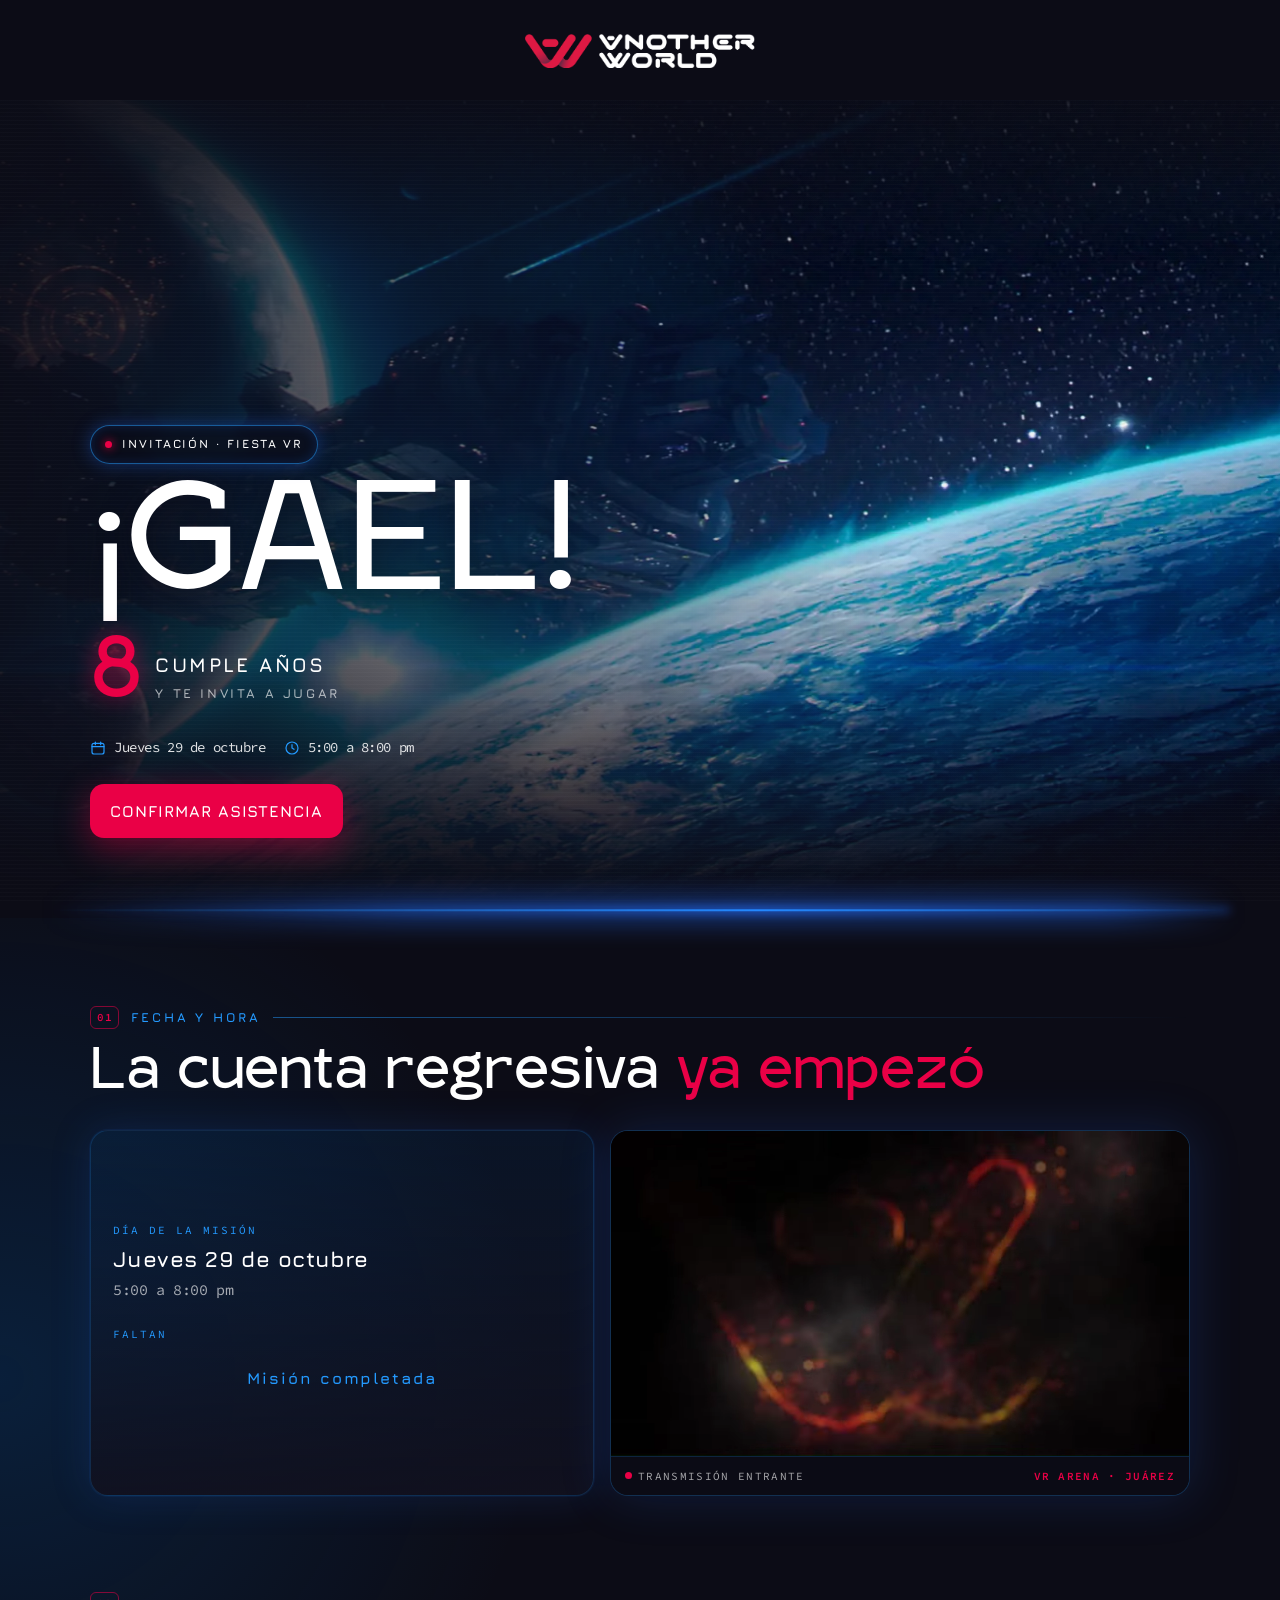
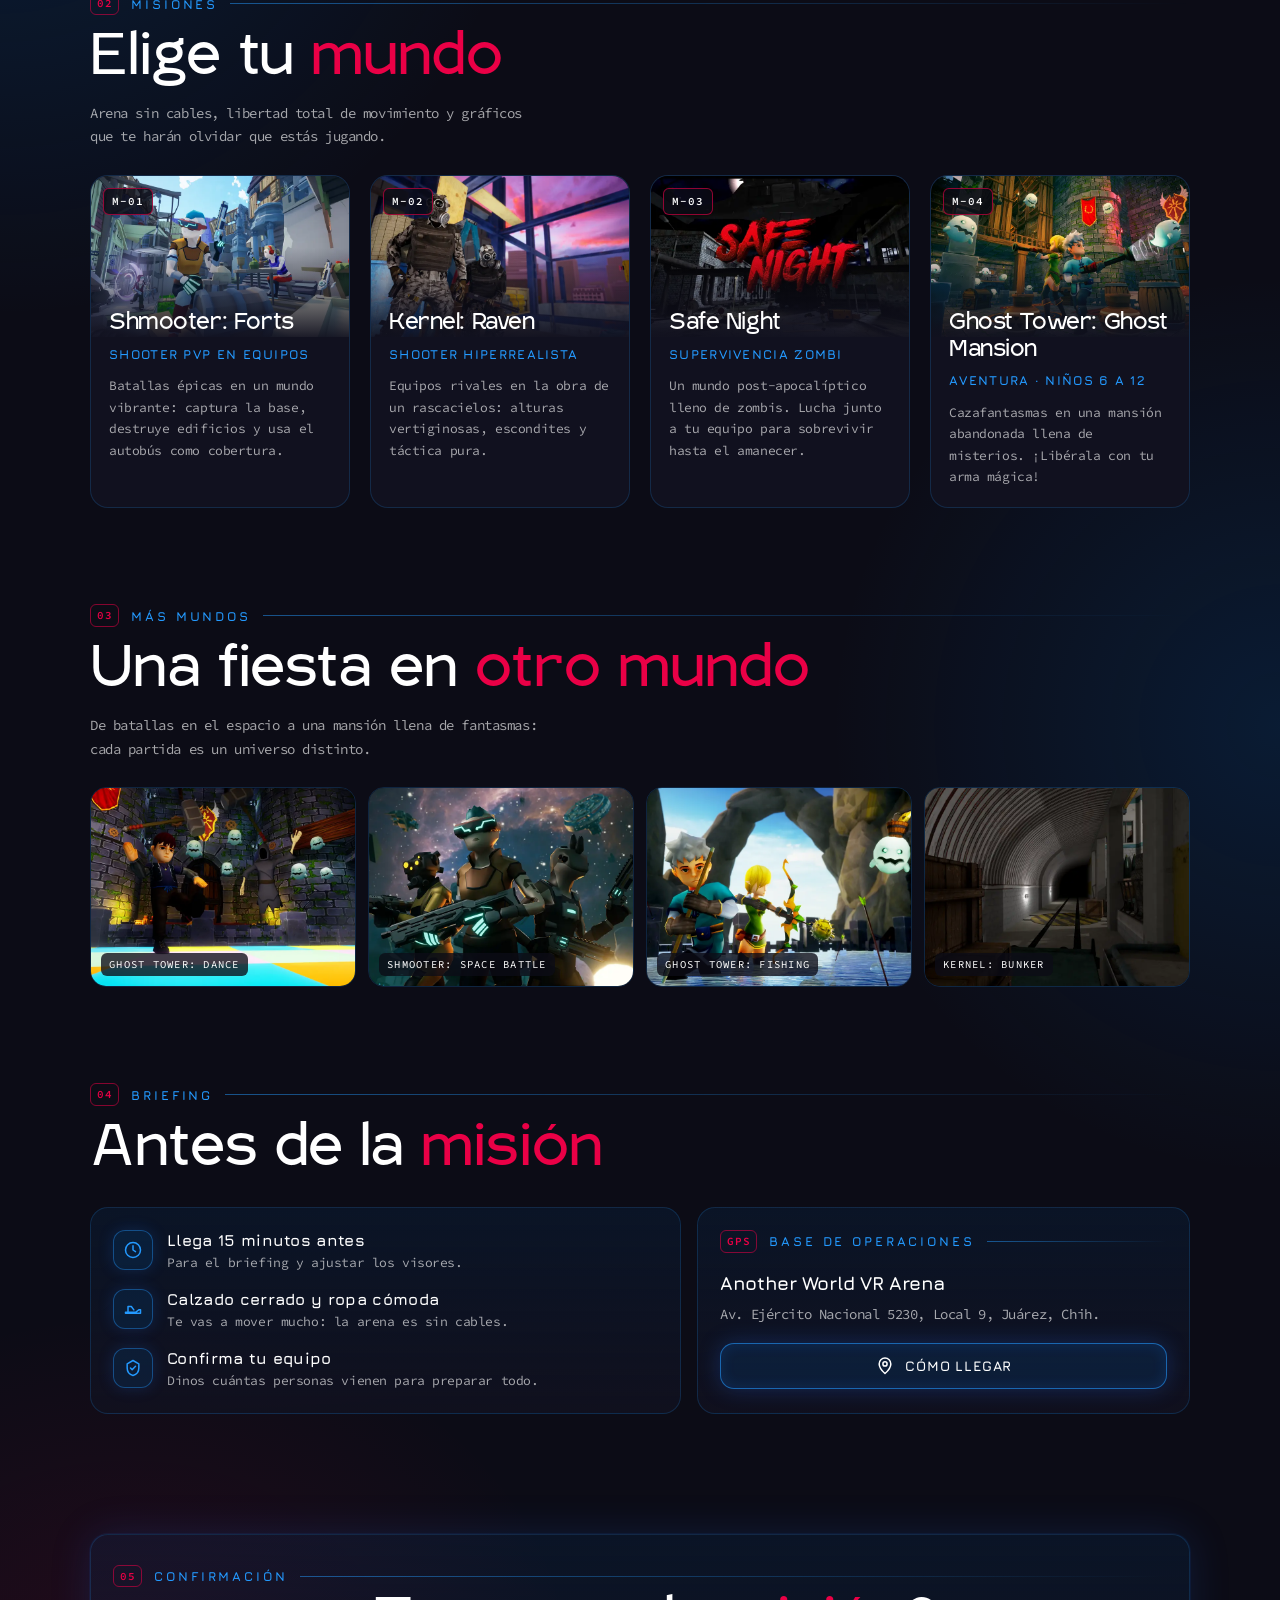
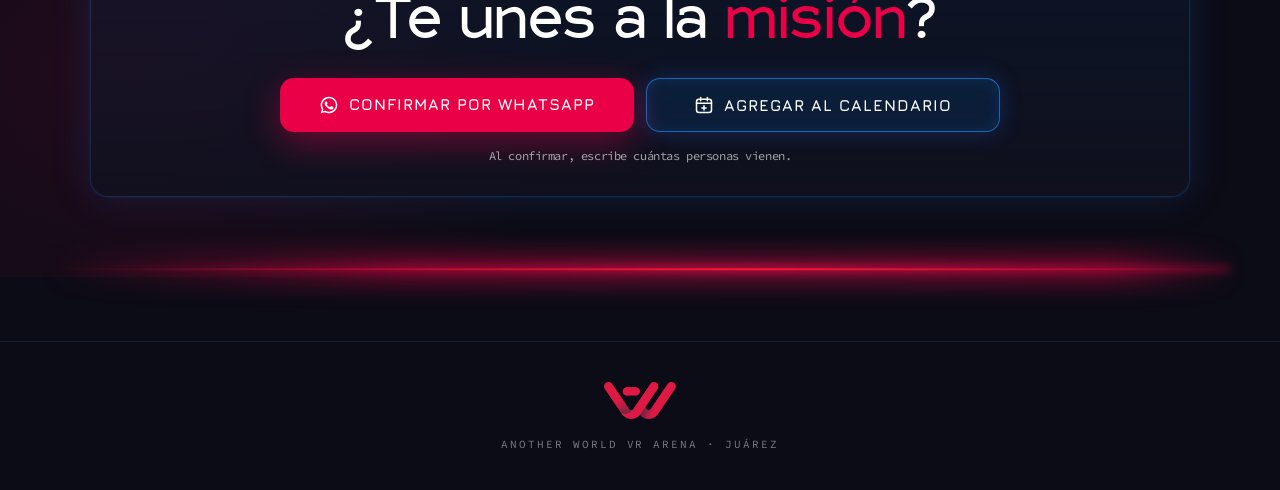
<file: v2/index.html>
<!doctype html>
<html lang="es">
<head>
<meta charset="utf-8">
<meta name="viewport" content="width=device-width, initial-scale=1, viewport-fit=cover">
<meta name="theme-color" content="#0C0C16">
<title>Invitación · Another World VR Arena</title>
<meta name="description" content="Invitación de cumpleaños · Another World VR Arena, Juárez">
<meta property="og:title" content="¡Estás invitado a una misión VR! · Another World">
<meta property="og:description" content="Fiesta de cumpleaños en Another World VR Arena, Juárez.">
<meta property="og:image" content="img/hero-desktop.webp">
<!-- Imágenes: solo arte/capturas de juegos y logotipo oficial. Sin fotografías de personas reales. -->
<link rel="preload" href="fonts/igra-sans.woff2" as="font" type="font/woff2" crossorigin>
<link rel="preload" href="fonts/source-code-pro-400.woff2" as="font" type="font/woff2" crossorigin>
<link rel="preload" as="image" href="img/hero-mobile.webp" media="(max-width: 759px)">
<link rel="preload" as="image" href="img/hero-desktop.webp" media="(min-width: 760px)">
<script>
/* =====================================================================
   CONFIGURACIÓN DEL EVENTO — edita SOLO este bloque para cada invitación
   (mismos campos y parámetros de URL que la plantilla 1; ver README.txt)
   ===================================================================== */
const CONFIG = {
  nombre:     "Gael",              // nombre del festejado
  edad:       "8",                 // años que cumple
  fecha:      "2026-10-29",        // AAAA-MM-DD
  horaInicio: "17:00",             // HH:MM (24 h)
  horaFin:    "20:00",             // HH:MM (24 h)
  utcOffset:  "auto",              // "auto" = Cd. Juárez (MST -07:00 / MDT -06:00 con DST de EE. UU.); o fija p. ej. "-06:00"
  whatsapp:   "5216561674480",     // número que recibe las confirmaciones (solo dígitos, con lada país)
  mensaje:    "¡Hola! Confirmo asistencia a la misión de cumpleaños de {nombre} en Another World VR Arena el {fecha} ({hora}). Somos __ personas.",
  lugar:      "Another World VR Arena",
  direccion:  "Av. Ejército Nacional 5230, Local 9, Juárez, Chih.",
  misiones: [
    { titulo: "Shmooter: Forts",          genero: "Shooter PvP en equipos",  img: "img/m-shmooter-forts.webp",
      desc: "Batallas épicas en un mundo vibrante: captura la base, destruye edificios y usa el autobús como cobertura." },
    { titulo: "Kernel: Raven",            genero: "Shooter hiperrealista",   img: "img/m-kernel-raven.webp",
      desc: "Equipos rivales en la obra de un rascacielos: alturas vertiginosas, escondites y táctica pura." },
    { titulo: "Safe Night",               genero: "Supervivencia zombi",     img: "img/m-safe-night.webp",
      desc: "Un mundo post-apocalíptico lleno de zombis. Lucha junto a tu equipo para sobrevivir hasta el amanecer." },
    { titulo: "Ghost Tower: Ghost Mansion", genero: "Aventura · niños 6 a 12", img: "img/m-ghost-mansion.webp",
      desc: "Cazafantasmas en una mansión abandonada llena de misterios. ¡Libérala con tu arma mágica!" }
  ]
};
</script>
<style>
@font-face{font-family:"Igra Sans";src:url("fonts/igra-sans.woff2") format("woff2");font-weight:400;font-display:swap}
@font-face{font-family:"Jura";src:url("fonts/jura-bold.woff2") format("woff2");font-weight:700;font-display:swap}
@font-face{font-family:"Source Code Pro";src:url("fonts/source-code-pro-400.woff2") format("woff2");font-weight:400;font-display:swap}
@font-face{font-family:"Source Code Pro";src:url("fonts/source-code-pro-600.woff2") format("woff2");font-weight:600;font-display:swap}
:root{
  /* Paleta oficial (GuideBook Another World) */
  --black:#0C0C16; --blue:#0062BA; --red:#EA0046; --white:#FFFFFF;
  /* Neón oficial azul / rojo */
  --n1:#1F5DD3; --n2:#246FFF; --n3:#249AFF; --r2:#F80C4F; --r3:#FF1E26;
  --panel:#11111F; --line:rgba(36,154,255,.18); --muted:rgba(255,255,255,.64);
  --title:"Igra Sans",system-ui,sans-serif; --sub:"Jura",system-ui,sans-serif; --body:"Source Code Pro",ui-monospace,Menlo,monospace;
}
*{box-sizing:border-box;margin:0;padding:0}
html{-webkit-text-size-adjust:100%;scroll-behavior:smooth}
body{font-family:var(--body);font-size:14px;line-height:1.7;letter-spacing:-.03em;color:var(--white);background:var(--black);overflow-x:hidden;-webkit-font-smoothing:antialiased}
a{color:inherit;text-decoration:none}
img,video{display:block;max-width:100%;height:auto}

/* ---------- Barra superior: logo oficial sobre negro, con área libre ---------- */
.topbar{position:relative;z-index:3;background:var(--black);display:flex;justify-content:center;padding:28px 32px 26px}
.topbar img{width:200px;height:auto}

/* ---------- Hero ---------- */
.hero{position:relative;min-height:calc(100svh - 82px);max-height:980px;display:flex;align-items:flex-end;overflow:hidden;isolation:isolate}
.hero picture,.hero .ph{position:absolute;inset:-6% 0 0 0;z-index:-3}
.hero .ph img{width:100%;height:100%;object-fit:cover;object-position:50% 30%;transform:scale(1.06);animation:kb 22s ease-out both;will-change:transform}
@keyframes kb{from{transform:scale(1.14)}to{transform:scale(1.04)}}
.hero::before{content:"";position:absolute;inset:0;z-index:-2;
  background:linear-gradient(180deg,rgba(12,12,22,.9) 0%,rgba(12,12,22,.15) 22%,rgba(12,12,22,.1) 42%,rgba(12,12,22,.82) 70%,var(--black) 96%),
             radial-gradient(80% 50% at 50% 100%,rgba(0,98,186,.35),transparent 70%)}
.scan{position:absolute;inset:0;z-index:-1;pointer-events:none;opacity:.35;
  background:repeating-linear-gradient(180deg,rgba(255,255,255,.05) 0 1px,transparent 1px 4px)}
.scan::after{content:"";position:absolute;left:0;right:0;height:22%;top:-22%;
  background:linear-gradient(180deg,rgba(36,154,255,0),rgba(36,154,255,.10) 50%,rgba(36,154,255,0));animation:sweep 7s linear infinite}
@keyframes sweep{to{top:110%}}
.hero-in{width:100%;max-width:1180px;margin:0 auto;padding:0 22px 34px}
.chip{display:inline-flex;align-items:center;gap:10px;font-family:var(--sub);font-weight:700;font-size:12px;letter-spacing:.16em;text-transform:uppercase;
  padding:8px 14px;border:1px solid rgba(36,154,255,.55);border-radius:999px;background:rgba(12,12,22,.55);
  box-shadow:0 0 18px rgba(36,111,255,.35),inset 0 0 12px rgba(36,111,255,.18);-webkit-backdrop-filter:blur(6px);backdrop-filter:blur(6px)}
.chip i{width:7px;height:7px;border-radius:50%;background:var(--red);box-shadow:0 0 10px var(--red);animation:blink 1.6s ease-in-out infinite}
@keyframes blink{50%{opacity:.25}}
.hero h1{margin-top:18px;font-family:var(--title);font-weight:400;font-size:clamp(54px,19vw,148px);line-height:.95;letter-spacing:-.02em;text-transform:uppercase;word-break:break-word;text-shadow:0 4px 30px rgba(12,12,22,.6)}
.age{margin-top:12px;display:flex;align-items:center;gap:14px;font-family:var(--sub);font-weight:700;font-size:20px;letter-spacing:.12em;text-transform:uppercase}
.age b{font-family:var(--title);font-weight:400;font-size:64px;line-height:1;color:var(--red);letter-spacing:-.02em;text-shadow:0 0 22px rgba(234,0,70,.55)}
.age span{display:block;font-size:13px;color:var(--muted);letter-spacing:.2em}
.meta{margin-top:18px;display:flex;flex-wrap:wrap;gap:8px 18px;font-size:14px;color:rgba(255,255,255,.88)}
.meta div{display:flex;align-items:center;gap:8px}
.meta svg{width:16px;height:16px;stroke:var(--n3);fill:none;stroke-width:1.8;stroke-linecap:round;stroke-linejoin:round}
.hero .go{margin-top:24px}

/* ---------- Línea de neón (elemento gráfico oficial) ---------- */
.neon{position:relative;height:16px;margin:0 auto;max-width:1180px;pointer-events:none}
.neon::before,.neon::after,.neon i{content:"";position:absolute;left:0;right:0;top:50%;transform:translateY(-50%);border-radius:99px}
.neon::before{height:14px;filter:blur(14px);background:linear-gradient(90deg,rgba(12,12,22,0) 0%,rgba(31,93,211,.9) 30%,rgba(36,111,255,.8) 60%,rgba(31,93,211,.9) 90%,rgba(12,12,22,0) 100%)}
.neon::after{height:5px;filter:blur(5px);background:linear-gradient(90deg,rgba(31,93,211,0) 0%,rgba(31,93,211,.5) 25%,#246FFF 60%,rgba(31,93,211,.5) 100%)}
.neon i{height:1.5px;filter:blur(.4px);background:linear-gradient(90deg,rgba(36,154,255,0) 0%,rgba(36,154,255,.4) 30%,#249AFF 60%,rgba(36,154,255,.4) 85%,rgba(36,154,255,0) 100%);animation:hum 4s ease-in-out infinite}
.neon.red::before{background:linear-gradient(90deg,rgba(12,12,22,0),rgba(234,0,70,.9) 30%,rgba(248,12,79,.8) 60%,rgba(234,0,70,.9) 90%,rgba(12,12,22,0))}
.neon.red::after{background:linear-gradient(90deg,rgba(234,0,70,0),rgba(234,0,70,.5) 25%,#F80C4F 60%,rgba(234,0,70,.5))}
.neon.red i{background:linear-gradient(90deg,rgba(255,30,38,0),rgba(255,30,38,.4) 30%,#FF1E26 60%,rgba(255,30,38,.4) 85%,rgba(255,30,38,0))}
@keyframes hum{50%{opacity:.6}}

/* ---------- Secciones ---------- */
main{position:relative}
main::before{content:"";position:absolute;inset:0;pointer-events:none;z-index:-1;
  background:radial-gradient(60% 30% at 0% 18%,rgba(0,98,186,.22),transparent 70%),radial-gradient(50% 25% at 100% 55%,rgba(0,98,186,.18),transparent 70%),radial-gradient(50% 20% at 10% 92%,rgba(234,0,70,.10),transparent 70%)}
.wrap{max-width:1180px;margin:0 auto;padding:0 22px}
.sec{padding:56px 0 8px}
.label{display:flex;align-items:center;gap:12px;font-family:var(--sub);font-weight:700;font-size:13px;letter-spacing:.22em;text-transform:uppercase;color:var(--n3)}
.label::before{content:attr(data-n);font-family:var(--body);font-weight:600;font-size:11px;letter-spacing:.06em;color:var(--red);border:1px solid rgba(234,0,70,.55);border-radius:6px;padding:1px 6px}
.label::after{content:"";flex:1;height:1px;background:linear-gradient(90deg,rgba(36,154,255,.5),transparent)}
h2{margin-top:14px;font-family:var(--title);font-weight:400;font-size:clamp(30px,8.6vw,56px);line-height:1.12;letter-spacing:0}
h2 em{font-style:normal;color:var(--red)}
.lead{margin-top:10px;color:var(--muted);max-width:56ch}

.panel{position:relative;background:linear-gradient(180deg,rgba(0,98,186,.10),rgba(17,17,31,.9));border:1px solid var(--line);border-radius:18px;padding:22px}
.panel.glow{box-shadow:0 0 0 1px rgba(36,111,255,.08),0 0 40px rgba(31,93,211,.18)}

/* Fecha + cuenta regresiva */
.when-grid{margin-top:24px;display:grid;gap:16px}
.when .k{font-size:11px;letter-spacing:.18em;text-transform:uppercase;color:var(--n3);margin-bottom:6px}
.when .d{font-family:var(--sub);font-weight:700;font-size:22px;line-height:1.25;letter-spacing:.02em}
.when .t{margin-top:4px;color:var(--muted);font-size:15px}
.count{margin-top:10px;display:grid;grid-template-columns:repeat(4,1fr);gap:8px}
.count div{border:1px solid rgba(36,154,255,.28);border-radius:12px;padding:12px 0 8px;text-align:center;background:rgba(12,12,22,.7);box-shadow:inset 0 0 18px rgba(36,111,255,.12)}
.count b{display:block;font-family:var(--title);font-weight:400;font-size:30px;line-height:1.1;font-variant-numeric:tabular-nums;color:var(--white);text-shadow:0 0 14px rgba(36,154,255,.55)}
.count span{font-size:10.5px;letter-spacing:.14em;color:var(--muted);text-transform:uppercase}
.count.done{display:block;text-align:center;font-family:var(--sub);font-weight:700;font-size:16px;letter-spacing:.12em;color:var(--n3);padding:12px 0}

/* Video de bienvenida */
.screen{position:relative;border-radius:18px;overflow:hidden;background:var(--black);border:1px solid rgba(36,154,255,.25);box-shadow:0 0 50px rgba(31,93,211,.22)}
.screen video,.screen img{width:100%;aspect-ratio:16/9;object-fit:cover;background:var(--black)}
.screen figcaption{display:flex;justify-content:space-between;gap:10px;padding:10px 14px;font-size:11px;letter-spacing:.12em;text-transform:uppercase;color:var(--muted);border-top:1px solid rgba(36,154,255,.18);background:rgba(12,12,22,.9)}
.screen figcaption b{color:var(--red);font-weight:600}
.rec{display:inline-block;width:7px;height:7px;border-radius:50%;background:var(--red);margin-right:6px;vertical-align:1px;animation:blink 1.6s ease-in-out infinite}

/* Misiones */
.games{margin-top:26px;display:grid;gap:16px}
.game{position:relative;border-radius:18px;overflow:hidden;background:var(--panel);border:1px solid var(--line);transition:transform .45s cubic-bezier(.2,.7,.2,1),border-color .45s,box-shadow .45s}
.game:hover{transform:translateY(-4px);border-color:rgba(36,154,255,.55);box-shadow:0 0 40px rgba(31,93,211,.3)}
.game .art{position:relative;aspect-ratio:16/10;overflow:hidden}
.game .art img{width:100%;height:100%;object-fit:cover;transition:transform 1.2s cubic-bezier(.2,.7,.2,1)}
.game:hover .art img{transform:scale(1.05)}
.game .art::after{content:"";position:absolute;inset:0;background:linear-gradient(180deg,transparent 45%,rgba(17,17,31,.95) 100%)}
.game .n{position:absolute;z-index:1;top:12px;left:12px;font-family:var(--body);font-weight:600;font-size:11px;letter-spacing:.08em;padding:3px 8px;border-radius:6px;background:rgba(12,12,22,.8);border:1px solid rgba(234,0,70,.6);color:var(--white)}
.game .body{position:relative;padding:0 18px 20px;margin-top:-26px}
.game h3{font-family:var(--title);font-weight:400;font-size:24px;line-height:1.2}
.game .g{margin-top:6px;font-family:var(--sub);font-weight:700;font-size:13px;letter-spacing:.1em;text-transform:uppercase;color:var(--n3)}
.game p{margin-top:10px;font-size:13px;line-height:1.65;color:var(--muted)}

/* Tira de fotos */
.strip{margin:26px -22px 0;padding:0 22px 6px;display:grid;grid-auto-flow:column;grid-auto-columns:78%;gap:12px;overflow-x:auto;scroll-snap-type:x mandatory;scrollbar-width:none}
.strip::-webkit-scrollbar{display:none}
.strip figure{scroll-snap-align:start;position:relative;border-radius:16px;overflow:hidden;border:1px solid var(--line)}
.strip img{width:100%;aspect-ratio:4/3;object-fit:cover}
.strip figcaption{position:absolute;left:10px;bottom:10px;font-size:10.5px;letter-spacing:.12em;text-transform:uppercase;padding:3px 8px;border-radius:6px;background:rgba(12,12,22,.78)}

/* Instrucciones + lugar */
.info{margin-top:24px;display:grid;gap:16px}
.rules{list-style:none;display:grid;gap:16px}
.rules li{display:flex;gap:14px;align-items:flex-start}
.ic{flex:none;width:40px;height:40px;border-radius:12px;display:grid;place-items:center;border:1px solid rgba(36,154,255,.4);background:rgba(0,98,186,.14);box-shadow:0 0 16px rgba(36,111,255,.18)}
.ic svg{width:20px;height:20px;stroke:var(--n3);fill:none;stroke-width:1.8;stroke-linecap:round;stroke-linejoin:round}
.rules b{font-family:var(--sub);font-weight:700;font-size:16px;letter-spacing:.02em;display:block;line-height:1.3}
.rules small{display:block;margin-top:2px;color:var(--muted);font-size:13px;line-height:1.55}
.place .pl{font-family:var(--sub);font-weight:700;font-size:19px}
.place .ad{margin-top:4px;color:var(--muted)}

/* Botones */
.btn{white-space:nowrap;display:flex;align-items:center;justify-content:center;gap:10px;width:100%;min-height:54px;padding:0 20px;border-radius:14px;cursor:pointer;border:0;
  font-family:var(--sub);font-weight:700;font-size:16px;letter-spacing:.06em;text-transform:uppercase;transition:transform .2s ease,box-shadow .3s ease,background .3s ease}
.btn svg{width:20px;height:20px;flex:none}
.btn:active{transform:scale(.98)}
@media (max-width:400px){.btn{font-size:14.5px;letter-spacing:.03em;padding:0 14px}}
.btn.primary{color:#fff;background:var(--red);box-shadow:0 10px 34px rgba(234,0,70,.42)}
.btn.primary:hover{background:var(--r2);box-shadow:0 12px 44px rgba(248,12,79,.6)}
.btn.blue{color:#fff;background:rgba(0,98,186,.16);border:1px solid rgba(36,154,255,.6);box-shadow:0 0 22px rgba(36,111,255,.25),inset 0 0 14px rgba(36,111,255,.15)}
.btn.blue:hover{background:rgba(0,98,186,.3);box-shadow:0 0 32px rgba(36,111,255,.45),inset 0 0 14px rgba(36,111,255,.2)}
.btn.small{min-height:46px;font-size:14px;margin-top:16px}
.hero .go{width:auto;display:inline-flex}

.cta{margin-top:24px;text-align:center}
.cta .panel{padding:30px 22px}
.cta h2{margin-top:6px}
.cta .ctas{margin-top:22px;display:grid;gap:12px}
.cta .note{margin-top:14px;font-size:12px;color:var(--muted)}

footer{margin-top:64px;background:var(--black);border-top:1px solid rgba(36,154,255,.14);padding:40px 22px calc(36px + env(safe-area-inset-bottom));text-align:center}
footer img{width:72px;height:auto;margin:0 auto}
footer p{margin-top:16px;font-size:11px;letter-spacing:.18em;text-transform:uppercase;color:rgba(255,255,255,.45)}

/* ---------- Revelado ---------- */
.rv{opacity:0;transform:translate3d(0,26px,0);transition:opacity .9s cubic-bezier(.2,.7,.2,1),transform .9s cubic-bezier(.2,.7,.2,1);transition-delay:var(--d,0s)}
.rv.in{opacity:1;transform:none}

/* ---------- Escritorio ---------- */
@media (min-width:760px){
  .topbar{padding:34px 48px 32px}.topbar img{width:230px}
  .hero{min-height:min(calc(100svh - 98px),860px)}
  .hero-in{padding:0 40px 64px}
  .hero .ph img{object-position:50% 50%}
  .hero::before{background:linear-gradient(90deg,rgba(12,12,22,.92) 0%,rgba(12,12,22,.6) 38%,rgba(12,12,22,.05) 70%),linear-gradient(180deg,rgba(12,12,22,.75) 0%,transparent 20%,transparent 70%,var(--black) 100%)}
  .age b{font-size:84px}
  .wrap{padding:0 40px}
  .sec{padding-top:88px}
  .when-grid{grid-template-columns:1fr 1.15fr;align-items:stretch}
  .when{display:flex;flex-direction:column;justify-content:center}
  .games{grid-template-columns:1fr 1fr;gap:20px}
  .strip{margin:26px 0 0;padding:0;grid-auto-flow:row;grid-template-columns:repeat(4,1fr);overflow:visible}
  .info{grid-template-columns:1.2fr 1fr}
  .cta .ctas{grid-template-columns:1fr 1fr;max-width:720px;margin-left:auto;margin-right:auto}
}
@media (min-width:1100px){ .games{grid-template-columns:repeat(4,1fr)} .game h3{font-size:22px} }
@media (max-width:350px){ .count b{font-size:24px} .hero h1{font-size:48px} }

/* ---------- Movimiento reducido ---------- */
@media (prefers-reduced-motion:reduce){
  *,*::before,*::after{animation:none!important;transition:none!important;scroll-behavior:auto!important}
  .rv{opacity:1;transform:none}
  .scan::after{display:none}
}
</style>
</head>
<body>

<header class="topbar">
  <img src="img/aw-logo-horizontal-white.png" alt="Another World" width="1200" height="178">
</header>

<section class="hero" aria-label="Invitación">
  <picture class="ph">
    <source media="(min-width: 760px)" srcset="img/hero-desktop.webp">
    <img src="img/hero-mobile.webp" alt="Nave espacial sobre un planeta · arte del juego Colony: Code Red" id="heroImg" fetchpriority="high">
  </picture>
  <div class="scan" aria-hidden="true"></div>
  <div class="hero-in">
    <span class="chip rv" style="--d:.1s"><i></i>Invitación · Fiesta VR</span>
    <h1 class="rv" style="--d:.25s" id="name">¡Gael!</h1>
    <div class="age rv" style="--d:.4s"><b id="age">8</b><div>cumple años<span>y te invita a jugar</span></div></div>
    <div class="meta rv" style="--d:.55s">
      <div><svg viewBox="0 0 24 24"><rect x="3" y="5" width="18" height="16" rx="3"/><path d="M3 10h18M8 3v4M16 3v4"/></svg><span id="dateShort">Jueves 29 de octubre</span></div>
      <div><svg viewBox="0 0 24 24"><circle cx="12" cy="12" r="9"/><path d="M12 7v5l3 2"/></svg><span id="timeShort">5:00 a 8:00 pm</span></div>
    </div>
    <a class="btn primary go rv" style="--d:.7s" href="#confirmar">Confirmar asistencia</a>
  </div>
</section>

<div class="neon" aria-hidden="true"><i></i></div>

<main>
  <div class="wrap">

    <section class="sec">
      <p class="label rv" data-n="01">Fecha y hora</p>
      <h2 class="rv">La cuenta regresiva <em>ya empezó</em></h2>
      <div class="when-grid">
        <div class="panel glow when rv">
          <p class="k">Día de la misión</p>
          <p class="d" id="date">Jueves 29 de octubre</p>
          <p class="t" id="time">5:00 a 8:00 pm</p>
          <p class="k" style="margin-top:22px;margin-bottom:0">Faltan</p>
          <div class="count" id="count" aria-live="polite">
            <div><b id="cd-d">00</b><span>Días</span></div>
            <div><b id="cd-h">00</b><span>Horas</span></div>
            <div><b id="cd-m">00</b><span>Min</span></div>
            <div><b id="cd-s">00</b><span>Seg</span></div>
          </div>
        </div>
        <figure class="screen rv" style="--d:.15s">
          <video id="intro" muted autoplay loop playsinline preload="metadata" poster="img/aw-intro-poster.webp" aria-label="Animación del logotipo de Another World">
            <source src="video/aw-intro.webm" type="video/webm">
            <source src="video/aw-intro.mp4" type="video/mp4">
          </video>
          <figcaption><span><i class="rec"></i>Transmisión entrante</span><b>VR Arena · Juárez</b></figcaption>
        </figure>
      </div>
    </section>

    <section class="sec">
      <p class="label rv" data-n="02">Misiones</p>
      <h2 class="rv">Elige tu <em>mundo</em></h2>
      <p class="lead rv">Arena sin cables, libertad total de movimiento y gráficos que te harán olvidar que estás jugando.</p>
      <div class="games" id="games"></div>
    </section>

    <section class="sec">
      <p class="label rv" data-n="03">Más mundos</p>
      <h2 class="rv">Una fiesta en <em>otro mundo</em></h2>
      <p class="lead rv">De batallas en el espacio a una mansión llena de fantasmas: cada partida es un universo distinto.</p>
      <div class="strip">
        <figure class="rv"><img src="img/mundo-ghost-dance.webp" alt="Ghost Tower: Dance, batalla de baile con fantasmas" width="800" height="600" loading="lazy"><figcaption>Ghost Tower: Dance</figcaption></figure>
        <figure class="rv" style="--d:.1s"><img src="img/mundo-shmooter-space.webp" alt="Shmooter: Space Battle 2, personajes del juego en el espacio" width="800" height="600" loading="lazy"><figcaption>Shmooter: Space Battle</figcaption></figure>
        <figure class="rv" style="--d:.2s"><img src="img/mundo-ghost-fishing.webp" alt="Ghost Tower: Fishing, pesca con fantasmas" width="800" height="600" loading="lazy"><figcaption>Ghost Tower: Fishing</figcaption></figure>
        <figure class="rv" style="--d:.3s"><img src="img/mundo-kernel-bunker.webp" alt="Kernel: Bunker, túnel del búnker abandonado" width="800" height="600" loading="lazy"><figcaption>Kernel: Bunker</figcaption></figure>
      </div>
    </section>

    <section class="sec">
      <p class="label rv" data-n="04">Briefing</p>
      <h2 class="rv">Antes de la <em>misión</em></h2>
      <div class="info">
        <ul class="rules panel rv">
          <li><span class="ic"><svg viewBox="0 0 24 24"><circle cx="12" cy="12" r="9"/><path d="M12 7v5l3 2"/></svg></span>
            <span><b>Llega 15 minutos antes</b><small>Para el briefing y ajustar los visores.</small></span></li>
          <li><span class="ic"><svg viewBox="0 0 24 24"><path d="M3 16h12l4-3h2v4H3z"/><path d="M6 16V9h4l3 4"/></svg></span>
            <span><b>Calzado cerrado y ropa cómoda</b><small>Te vas a mover mucho: la arena es sin cables.</small></span></li>
          <li><span class="ic"><svg viewBox="0 0 24 24"><path d="M12 3l7 4v5c0 4.5-3 8-7 9-4-1-7-4.5-7-9V7z"/><path d="M9 12l2 2 4-4"/></svg></span>
            <span><b>Confirma tu equipo</b><small>Dinos cuántas personas vienen para preparar todo.</small></span></li>
        </ul>
        <div class="panel place rv" style="--d:.1s">
          <p class="label" data-n="GPS" style="margin-bottom:14px">Base de operaciones</p>
          <p class="pl" id="place">Another World VR Arena</p>
          <p class="ad" id="addr">Av. Ejército Nacional 5230, Local 9, Juárez, Chih.</p>
          <a class="btn blue small" id="maps" target="_blank" rel="noopener">
            <svg viewBox="0 0 24 24" fill="none" stroke="currentColor" stroke-width="1.8" stroke-linecap="round" stroke-linejoin="round"><path d="M12 21s-7-6.2-7-11.5A7 7 0 0 1 19 9.5C19 14.8 12 21 12 21z"/><circle cx="12" cy="9.5" r="2.5"/></svg>
            Cómo llegar</a>
        </div>
      </div>
    </section>

    <section class="sec cta" id="confirmar">
      <div class="panel glow rv">
        <p class="label" data-n="05" style="justify-content:center">Confirmación</p>
        <h2>¿Te unes a la <em>misión</em>?</h2>
        <div class="ctas">
          <a class="btn primary" id="rsvp" target="_blank" rel="noopener">
            <svg viewBox="0 0 24 24" fill="currentColor"><path d="M12 2a10 10 0 0 0-8.6 15.1L2 22l5-1.3A10 10 0 1 0 12 2zm0 18.2a8.2 8.2 0 0 1-4.2-1.2l-.3-.2-3 .8.8-2.9-.2-.3A8.2 8.2 0 1 1 12 20.2zm4.5-6.1c-.2-.1-1.5-.7-1.7-.8s-.4-.1-.6.1-.7.8-.8 1-.3.2-.5.1a6.7 6.7 0 0 1-3.3-2.9c-.3-.4.3-.4.7-1.3.1-.2 0-.3 0-.4l-.8-1.8c-.2-.5-.4-.4-.6-.4h-.5a1 1 0 0 0-.7.3 3 3 0 0 0-.9 2.2 5.1 5.1 0 0 0 1.1 2.7 11.6 11.6 0 0 0 4.4 3.9c1.6.7 2.3.7 3.1.6a2.7 2.7 0 0 0 1.8-1.3 2.2 2.2 0 0 0 .2-1.3c-.1-.1-.3-.2-.5-.3z"/></svg>
            Confirmar por WhatsApp</a>
          <button class="btn blue" id="ics" type="button">
            <svg viewBox="0 0 24 24" fill="none" stroke="currentColor" stroke-width="1.8" stroke-linecap="round" stroke-linejoin="round"><rect x="3" y="5" width="18" height="16" rx="3"/><path d="M3 10h18M8 3v4M16 3v4M12 13v5M9.5 15.5h5"/></svg>
            Agregar al calendario</button>
        </div>
        <p class="note">Al confirmar, escribe cuántas personas vienen.</p>
      </div>
    </section>

  </div>
  <div class="neon red" aria-hidden="true" style="margin-top:56px"><i></i></div>
</main>

<footer>
  <img src="img/aw-logo-sign.png" alt="Another World" width="550" height="282" loading="lazy">
  <p>Another World VR Arena · Juárez</p>
</footer>

<script>
(function(){
  /* ---- 1. Config + parámetros de URL (idénticos a la plantilla 1) ---- */
  const C = Object.assign({}, CONFIG);
  const q = new URLSearchParams(location.search);
  const map = {nombre:"nombre",edad:"edad",fecha:"fecha",inicio:"horaInicio",fin:"horaFin",tz:"utcOffset",wa:"whatsapp",msg:"mensaje",lugar:"lugar",dir:"direccion"};
  for (const [p,k] of Object.entries(map)) if (q.has(p) && q.get(p).trim()) C[k] = q.get(p).trim().slice(0,200);
  if (q.has("hora")) { const h=q.get("hora").split(/[-–a ]+/).filter(Boolean); if(h[0]) C.horaInicio=h[0]; if(h[1]) C.horaFin=h[1]; }
  C.whatsapp = String(C.whatsapp).replace(/\D/g,"");
  const isHM = s => /^\d{1,2}:\d{2}$/.test(s);
  if (!/^\d{4}-\d{2}-\d{2}$/.test(C.fecha)) C.fecha = CONFIG.fecha;
  if (!isHM(C.horaInicio)) C.horaInicio = CONFIG.horaInicio;
  if (!isHM(C.horaFin)) C.horaFin = CONFIG.horaFin;
  if (!/^[+-]\d{2}:\d{2}$/.test(C.utcOffset)) C.utcOffset = "auto";
  if (C.utcOffset === "auto") { // DST EE. UU.: 2º domingo de marzo a 1er domingo de noviembre
    const [y,mo,da] = C.fecha.split("-").map(Number);
    const nthSun = (m,n) => { const d=new Date(Date.UTC(y,m,1)); return 1 + (7 - d.getUTCDay())%7 + 7*(n-1); };
    const v = mo*100+da, a = 300+nthSun(2,2), b = 1100+nthSun(10,1);
    C.utcOffset = (v>=a && v<b) ? "-06:00" : "-07:00";
  }

  /* ---- 2. Formatos ---- */
  const [Y,M,D] = C.fecha.split("-").map(Number);
  const fechaTxt = new Intl.DateTimeFormat("es-MX",{weekday:"long",day:"numeric",month:"long",timeZone:"UTC"}).format(new Date(Date.UTC(Y,M-1,D,12)));
  const hm = s => { let [h,m]=s.split(":").map(Number); const ap=h>=12?"pm":"am"; h=h%12||12; return h+":"+String(m).padStart(2,"0")+" "+ap; };
  const ini = hm(C.horaInicio), fin = hm(C.horaFin);
  const horaTxt = ini.slice(-2)===fin.slice(-2) ? ini.slice(0,-3)+" a "+fin : ini+" a "+fin;
  const toDate = t => new Date(C.fecha+"T"+t.padStart(5,"0")+":00"+C.utcOffset);
  const start = toDate(C.horaInicio), end = toDate(C.horaFin);
  const $ = id => document.getElementById(id);

  /* ---- 3. Pintar contenido (solo textContent: seguro con parámetros) ---- */
  $("name").textContent = "¡" + C.nombre + "!";
  $("age").textContent = C.edad;
  const ft = fechaTxt.replace(/,/g,""), FT = ft.charAt(0).toUpperCase()+ft.slice(1);
  $("date").textContent = FT; $("dateShort").textContent = FT;
  $("time").textContent = horaTxt; $("timeShort").textContent = horaTxt;
  $("place").textContent = C.lugar; $("addr").textContent = C.direccion;
  document.title = `${C.nombre} cumple ${C.edad} · Another World VR Arena`;
  const g = $("games");
  C.misiones.forEach((m,i) => {
    const el = document.createElement("article"); el.className = "game rv"; el.style.setProperty("--d",(i*.08)+"s");
    el.innerHTML = '<div class="art"><span class="n"></span><img loading="lazy" width="800" height="500"></div><div class="body"><h3></h3><p class="g"></p><p class="x"></p></div>';
    el.querySelector(".n").textContent = "M-" + String(i+1).padStart(2,"0");
    const im = el.querySelector("img"); if (m.img) { im.src = m.img; im.alt = m.titulo; } else im.parentNode.removeChild(im);
    el.querySelector("h3").textContent = m.titulo; el.querySelector(".g").textContent = m.genero || "";
    el.querySelector(".x").textContent = m.desc || "";
    g.appendChild(el);
  });

  /* ---- 4. Enlaces ---- */
  $("maps").href = "https://www.google.com/maps/search/?api=1&query=" + encodeURIComponent(C.lugar + ", " + C.direccion);
  const msg = C.mensaje.replace("{nombre}",C.nombre).replace("{fecha}",fechaTxt).replace("{hora}",horaTxt);
  $("rsvp").href = "https://wa.me/" + C.whatsapp + "?text=" + encodeURIComponent(msg);
  $("ics").addEventListener("click", () => {
    const f = d => d.toISOString().replace(/[-:]/g,"").replace(/\.\d{3}/,"");
    const esc = s => String(s).replace(/\\/g,"\\\\").replace(/([,;])/g,"\\$1").replace(/\n/g,"\\n");
    const ics = ["BEGIN:VCALENDAR","VERSION:2.0","PRODID:-//Another World VR Arena//Invitacion v2//ES","CALSCALE:GREGORIAN","METHOD:PUBLISH",
      "BEGIN:VEVENT","UID:"+f(start)+"-"+Math.random().toString(36).slice(2)+"@anotherworld-invitacion",
      "DTSTAMP:"+f(new Date()),"DTSTART:"+f(start),"DTEND:"+f(end),
      "SUMMARY:"+esc(`Misión VR: ${C.nombre} cumple ${C.edad}`),
      "LOCATION:"+esc(C.lugar+", "+C.direccion),
      "DESCRIPTION:"+esc("Llega 15 minutos antes para el briefing. Calzado cerrado y ropa cómoda."),
      "BEGIN:VALARM","TRIGGER:-PT2H","ACTION:DISPLAY","DESCRIPTION:Misión VR en 2 horas","END:VALARM",
      "END:VEVENT","END:VCALENDAR"].join("\r\n");
    const a = document.createElement("a");
    a.href = URL.createObjectURL(new Blob([ics],{type:"text/calendar;charset=utf-8"}));
    a.download = "mision-another-world.ics"; document.body.appendChild(a); a.click();
    setTimeout(()=>{URL.revokeObjectURL(a.href); a.remove();},500);
  });

  /* ---- 5. Cuenta regresiva ---- */
  const pad = n => String(n).padStart(2,"0");
  function tick(){
    const ms = start - Date.now();
    if (ms <= 0) { const c=$("count"); c.className="count done"; c.textContent = Date.now() < end ? "¡La misión está en curso!" : "Misión completada"; return false; }
    const s = Math.floor(ms/1000);
    $("cd-d").textContent = pad(Math.floor(s/86400)); $("cd-h").textContent = pad(Math.floor(s%86400/3600));
    $("cd-m").textContent = pad(Math.floor(s%3600/60)); $("cd-s").textContent = pad(s%60); return true;
  }
  if (tick()) { const t = setInterval(()=>{ if(!tick()) clearInterval(t); },1000); }

  /* ---- 6. Revelado al hacer scroll + parallax del hero ---- */
  const reduce = matchMedia("(prefers-reduced-motion: reduce)").matches;
  const rv = document.querySelectorAll(".rv");
  if (reduce || !("IntersectionObserver" in window)) rv.forEach(e=>e.classList.add("in"));
  else {
    const io = new IntersectionObserver(es => es.forEach(e => { if (e.isIntersecting){ e.target.classList.add("in"); io.unobserve(e.target);} }),{rootMargin:"0px 0px -6% 0px",threshold:.06});
    rv.forEach(e=>io.observe(e));
    const ph = document.querySelector(".hero .ph"); let tk=false;
    addEventListener("scroll", () => { if (tk) return; tk=true; requestAnimationFrame(() => {
      const y = Math.min(scrollY, innerHeight); ph.style.transform = "translate3d(0,"+(y*0.28)+"px,0)"; tk=false; }); }, {passive:true});
  }
  const v = $("intro");
  if (reduce) { v.removeAttribute("autoplay"); v.pause(); }
  else if ("IntersectionObserver" in window) { // reproducir solo cuando se ve (ahorra batería)
    new IntersectionObserver(es => es.forEach(e => { if (e.isIntersecting) v.play().catch(()=>{}); else v.pause(); }),{threshold:.25}).observe(v);
  }
})();
</script>
</body>
</html>
</file>
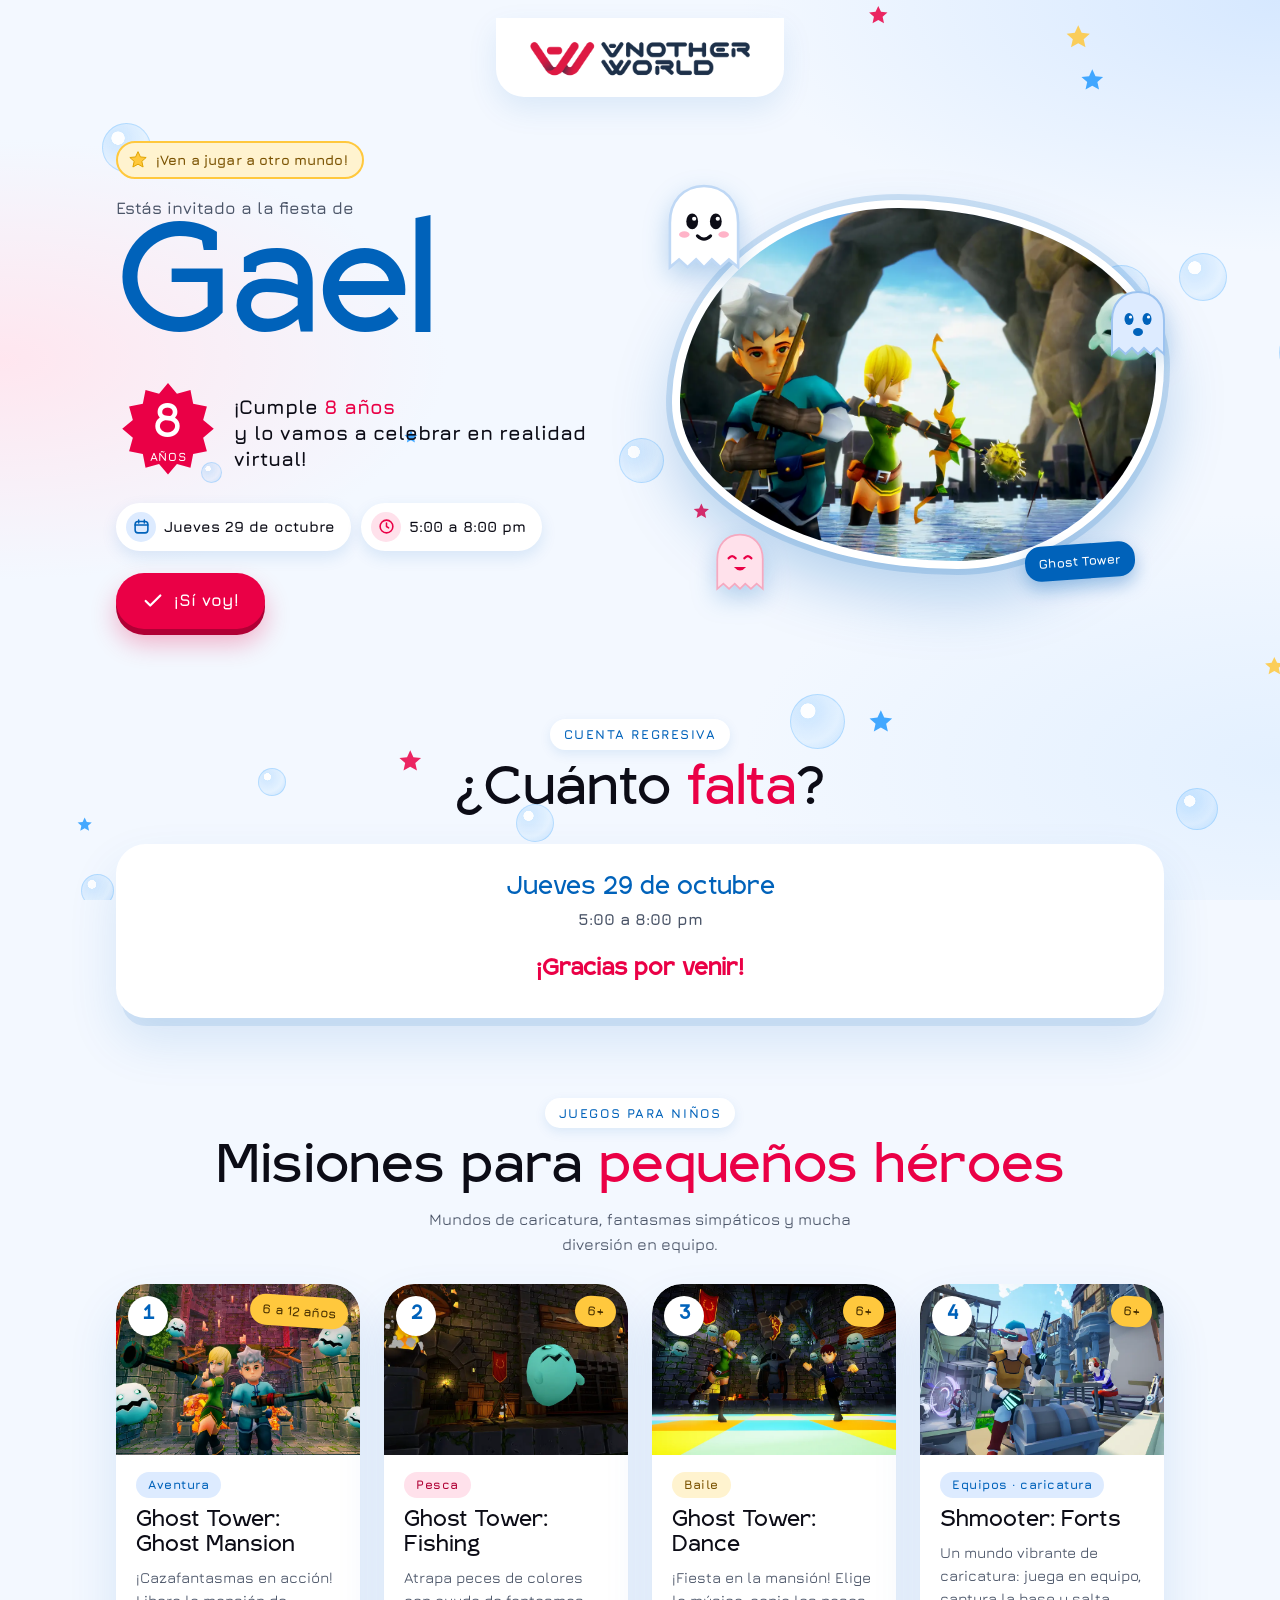
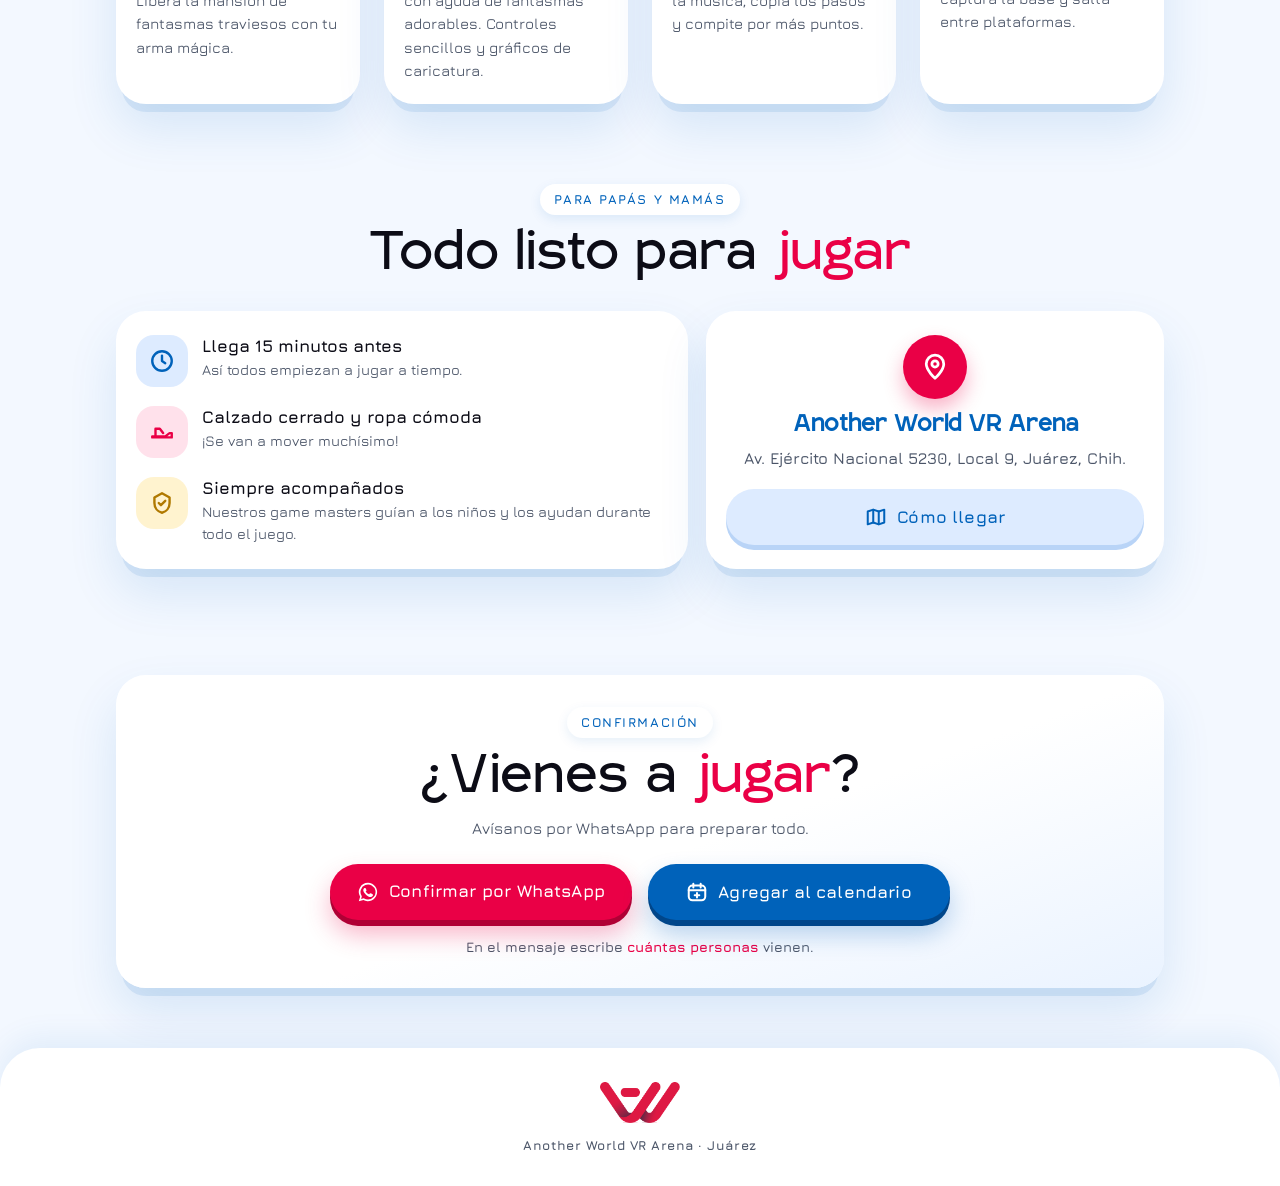
<file: v3/index.html>
<!doctype html>
<html lang="es">
<head>
<meta charset="utf-8">
<meta name="viewport" content="width=device-width, initial-scale=1, viewport-fit=cover">
<meta name="theme-color" content="#F3F8FF">
<title>¡Ven a jugar a otro mundo! · Another World</title>
<meta name="description" content="Invitación de cumpleaños infantil · Another World VR Arena, Juárez">
<meta property="og:title" content="¡Ven a jugar a otro mundo! · Another World">
<meta property="og:image" content="img/hero-ghost-fishing.webp">
<!-- Imágenes: solo arte de juegos (Ghost Tower, Shmooter) y logotipo oficial. Sin fotografías de personas reales. -->
<link rel="preload" href="fonts/igra-sans.woff2" as="font" type="font/woff2" crossorigin>
<link rel="preload" href="fonts/jura-var.woff2" as="font" type="font/woff2" crossorigin>
<script>
/* =====================================================================
   CONFIGURACIÓN DEL EVENTO — edita SOLO este bloque para cada invitación
   (mismos campos y parámetros de URL que las plantillas 1 y 2; ver README.txt)
   ===================================================================== */
const CONFIG = {
  nombre:     "Gael",              // nombre del festejado
  edad:       "8",                 // años que cumple
  fecha:      "2026-10-29",        // AAAA-MM-DD
  horaInicio: "17:00",             // HH:MM (24 h)
  horaFin:    "20:00",             // HH:MM (24 h)
  utcOffset:  "auto",              // "auto" = Cd. Juárez (MST -07:00 / MDT -06:00 con DST de EE. UU.); o fija p. ej. "-06:00"
  whatsapp:   "5216560000000",     // PLACEHOLDER: número que recibe las confirmaciones (solo dígitos, con lada país)
  mensaje:    "¡Hola! Confirmo asistencia a la fiesta de cumpleaños de {nombre} en Another World VR Arena el {fecha} ({hora}). Somos __ personas.",
  lugar:      "Another World VR Arena",
  direccion:  "Av. Ejército Nacional 5230, Local 9, Juárez, Chih.",
  /* Misiones aptas para niños (edades según materiales oficiales de Another World) */
  misiones: [
    { titulo: "Ghost Tower: Ghost Mansion", genero: "Aventura",            edad: "6 a 12 años", img: "img/m-ghost-mansion.webp",
      desc: "¡Cazafantasmas en acción! Libera la mansión de fantasmas traviesos con tu arma mágica." },
    { titulo: "Ghost Tower: Fishing",       genero: "Pesca",               edad: "6+",          img: "img/m-ghost-fishing.webp",
      desc: "Atrapa peces de colores con ayuda de fantasmas adorables. Controles sencillos y gráficos de caricatura." },
    { titulo: "Ghost Tower: Dance",         genero: "Baile",               edad: "6+",          img: "img/m-ghost-dance.webp",
      desc: "¡Fiesta en la mansión! Elige la música, copia los pasos y compite por más puntos." },
    { titulo: "Shmooter: Forts",            genero: "Equipos · caricatura", edad: "6+",         img: "img/m-shmooter-forts.webp",
      desc: "Un mundo vibrante de caricatura: juega en equipo, captura la base y salta entre plataformas." }
  ]
};
</script>
<style>
@font-face{font-family:"Igra Sans";src:url("fonts/igra-sans.woff2") format("woff2");font-weight:400;font-display:swap}
@font-face{font-family:"Jura";src:url("fonts/jura-var.woff2") format("woff2");font-weight:300 700;font-display:swap}
:root{
  --blue:#0062BA; --red:#EA0046; --ink:#0C0C16; --white:#fff;
  --sky:#F3F8FF; --sky2:#DDEBFF; --blue-l:#249AFF; --pink:#FFE1EB; --sun:#FFC83D; --sun-l:#FFF3CF;
  --muted:#4B5568;
  --title:"Igra Sans",system-ui,sans-serif; --body:"Jura",system-ui,-apple-system,"Segoe UI",sans-serif;
  --pop:cubic-bezier(.34,1.56,.64,1);
}
*{box-sizing:border-box;margin:0;padding:0}
html{-webkit-text-size-adjust:100%;scroll-behavior:smooth}
body{font-family:var(--body);font-weight:600;font-size:16px;line-height:1.6;color:var(--ink);background:var(--sky);overflow-x:hidden;-webkit-font-smoothing:antialiased}
a{color:inherit;text-decoration:none}
img{display:block;max-width:100%;height:auto}

/* ---------- Cielo de fondo: burbujas, estrellas y fantasmitas (decoración) ---------- */
.sky{position:fixed;inset:0;z-index:0;pointer-events:none;overflow:hidden;
  background:radial-gradient(60% 40% at 100% 0%,#D6E8FF 0%,transparent 70%),radial-gradient(50% 35% at 0% 40%,#FFE6EF 0%,transparent 70%),radial-gradient(60% 40% at 100% 85%,#E3F0FF 0%,transparent 70%),var(--sky)}
.fl{position:absolute;will-change:transform;animation:float var(--t,9s) ease-in-out var(--dl,0s) infinite alternate}
@keyframes float{from{transform:translate3d(0,0,0) rotate(0)}to{transform:translate3d(var(--x,10px),var(--y,-28px),0) rotate(var(--r,12deg))}}
.bub{border-radius:50%;background:radial-gradient(circle at 32% 30%,rgba(255,255,255,.95) 0 14%,rgba(36,154,255,.18) 15%,rgba(36,154,255,.08) 60%,rgba(36,154,255,.25) 100%);border:1.5px solid rgba(36,154,255,.25)}
.star{width:26px;height:26px}
.star path{fill:var(--sun)}
.star.r path{fill:var(--red)} .star.b path{fill:var(--blue-l)}

/* ---------- Estructura ---------- */
.page{position:relative;z-index:1}
.wrap{max-width:1120px;margin:0 auto;padding:0 18px}
.card{background:var(--white);border-radius:30px;box-shadow:0 14px 0 -6px rgba(0,98,186,.10),0 24px 50px rgba(0,98,186,.12)}

/* Logo oficial: fondo blanco limpio con área libre */
.top{display:flex;justify-content:center;padding:18px 18px 0}
.logo-card{background:#fff;border-radius:0 0 28px 28px;padding:22px 34px 20px;box-shadow:0 12px 30px rgba(0,98,186,.10)}
.logo-card img{width:190px}

/* ---------- Hero ---------- */
.hero{padding:26px 0 10px}
.hero-grid{display:grid;gap:22px;align-items:center}
.kicker{display:inline-flex;align-items:center;gap:8px;background:var(--sun-l);color:#7A5200;border:2px solid var(--sun);border-radius:999px;padding:6px 14px 6px 10px;font-weight:700;font-size:14px;letter-spacing:.01em}
.kicker svg{width:20px;height:20px}
.inv{margin-top:16px;font-size:17px;color:var(--muted);font-weight:600}
.name{margin-top:2px;font-family:var(--title);font-weight:400;color:var(--blue);font-size:clamp(64px,22vw,150px);line-height:.95;letter-spacing:-.02em;word-break:break-word}
.name span{display:inline-block;transform-origin:50% 90%}
.name.go span{animation:jump .9s var(--pop) both;animation-delay:calc(var(--i)*70ms + .25s)}
@keyframes jump{0%{transform:translateY(40px) scale(.6);opacity:0}60%{opacity:1}100%{transform:none;opacity:1}}
.age-row{margin-top:14px;display:flex;align-items:center;gap:14px}
.badge{position:relative;flex:none;width:104px;height:104px;display:grid;place-items:center;color:#fff;text-align:center;animation:wobble 5s ease-in-out infinite}
.badge svg{position:absolute;inset:0;width:100%;height:100%}
.badge .in{position:relative;line-height:1}
.badge b{display:block;font-family:var(--title);font-weight:400;font-size:46px}
.badge small{display:block;font-size:12px;font-weight:700;letter-spacing:.06em;text-transform:uppercase;margin-top:2px}
@keyframes wobble{0%,100%{transform:rotate(-8deg)}50%{transform:rotate(6deg) scale(1.04)}}
.age-row p{font-size:20px;font-weight:700;line-height:1.3}
.age-row p em{font-style:normal;color:var(--red)}
.pills{margin-top:18px;display:flex;flex-wrap:wrap;gap:10px}
.pill{display:inline-flex;align-items:center;gap:8px;background:#fff;border-radius:999px;padding:9px 16px 9px 10px;font-weight:700;font-size:15px;box-shadow:0 6px 16px rgba(0,98,186,.12)}
.pill i{width:30px;height:30px;border-radius:50%;display:grid;place-items:center;background:var(--sky2)}
.pill.r i{background:var(--pink)}
.pill svg{width:17px;height:17px;fill:none;stroke:var(--blue);stroke-width:2.2;stroke-linecap:round;stroke-linejoin:round}
.pill.r svg{stroke:var(--red)}
.hero .btn{margin-top:22px}

.portal{position:relative;margin:6px auto 0;width:min(100%,520px)}
.portal .frame{position:relative;border-radius:46% 54% 42% 58% / 55% 45% 55% 45%;overflow:hidden;border:8px solid #fff;box-shadow:0 0 0 6px rgba(0,98,186,.16),0 30px 60px rgba(0,98,186,.25);aspect-ratio:4/3;animation:morph 12s ease-in-out infinite;background:var(--sky2)}
.portal .frame img{width:100%;height:100%;object-fit:cover}
@keyframes morph{50%{border-radius:56% 44% 52% 48% / 45% 55% 45% 55%}}
.portal .tag{position:absolute;right:6%;bottom:-10px;background:var(--blue);color:#fff;border-radius:16px;padding:7px 14px;font-weight:700;font-size:13px;box-shadow:0 8px 18px rgba(0,98,186,.35);transform:rotate(-4deg)}
.ghost{position:absolute;width:64px;filter:drop-shadow(0 10px 12px rgba(0,98,186,.25));animation:bob 3.6s ease-in-out infinite}
.ghost.g1{left:-10px;top:-18px}
.ghost.g2{right:-6px;top:24%;width:50px;animation-delay:-1.4s}
.ghost.g3{left:8%;bottom:-26px;width:44px;animation-delay:-2.2s}
@keyframes bob{50%{transform:translateY(-12px) rotate(4deg)}}

/* ---------- Secciones ---------- */
.sec{padding:52px 0 0}
.head{text-align:center}
.eyebrow{display:inline-block;font-weight:700;font-size:13px;letter-spacing:.12em;text-transform:uppercase;color:var(--blue);background:#fff;border-radius:999px;padding:5px 14px;box-shadow:0 4px 12px rgba(0,98,186,.10)}
h2{margin-top:12px;font-family:var(--title);font-weight:400;font-size:clamp(30px,8.4vw,52px);line-height:1.12;color:var(--ink)}
h2 em{font-style:normal;color:var(--red)}
.sub{margin:8px auto 0;max-width:46ch;color:var(--muted);font-weight:500}

/* Cuenta regresiva */
.when{margin-top:24px;padding:24px 18px 26px;text-align:center}
.when .d{font-family:var(--title);font-weight:400;font-size:24px;color:var(--blue);line-height:1.2}
.when .t{margin-top:4px;font-weight:700;color:var(--muted)}
.count{margin-top:20px;display:grid;grid-template-columns:repeat(4,1fr);gap:10px;max-width:520px;margin-left:auto;margin-right:auto}
.count div{aspect-ratio:1;border-radius:50%;display:flex;flex-direction:column;align-items:center;justify-content:center;color:#fff;box-shadow:inset 0 -6px 0 rgba(0,0,0,.12),0 10px 18px rgba(0,98,186,.18)}
.count div:nth-child(1){background:var(--blue)} .count div:nth-child(2){background:var(--red)}
.count div:nth-child(3){background:var(--sun);color:#5A3B00} .count div:nth-child(4){background:var(--blue-l)}
.count b{font-family:var(--title);font-weight:400;font-size:clamp(24px,7.4vw,40px);line-height:1;font-variant-numeric:tabular-nums}
.count span{font-size:11px;font-weight:700;letter-spacing:.06em;text-transform:uppercase;margin-top:3px}
.count b.pop{animation:pop .45s var(--pop)}
@keyframes pop{0%{transform:scale(.7)}100%{transform:scale(1)}}
.count.done{display:block;font-family:var(--title);font-size:22px;color:var(--red)}

/* Misiones */
.games{margin-top:26px;display:grid;gap:18px}
.game{overflow:hidden;transition:transform .5s var(--pop)}
.game:hover{transform:translateY(-6px) rotate(-.6deg)}
.game .art{position:relative;aspect-ratio:10/7;overflow:hidden;border-radius:30px 30px 0 0}
.game .art img{width:100%;height:100%;object-fit:cover}
.game .ageb{position:absolute;top:12px;right:12px;background:var(--sun);color:#4A3100;border-radius:999px;padding:5px 12px;font-weight:700;font-size:13px;box-shadow:0 4px 10px rgba(0,0,0,.18);transform:rotate(4deg)}
.game .num{position:absolute;left:12px;top:12px;width:40px;height:40px;border-radius:50%;display:grid;place-items:center;background:#fff;color:var(--blue);font-family:var(--title);font-size:18px;box-shadow:0 4px 10px rgba(0,0,0,.18)}
.game .body{padding:16px 20px 22px}
.game .gen{display:inline-block;background:var(--sky2);color:var(--blue);font-weight:700;font-size:12.5px;letter-spacing:.04em;border-radius:999px;padding:3px 12px}
.game:nth-child(2) .gen{background:var(--pink);color:#B00035}
.game:nth-child(3) .gen{background:var(--sun-l);color:#7A5200}
.game h3{margin-top:10px;font-family:var(--title);font-weight:400;font-size:23px;line-height:1.2}
.game p{margin-top:8px;font-weight:500;color:var(--muted);font-size:15px;line-height:1.55}

/* Papás y lugar */
.info{margin-top:26px;display:grid;gap:18px}
.tips{padding:24px 20px;list-style:none;display:grid;gap:18px}
.tips li{display:flex;gap:14px;align-items:flex-start}
.tips .ic{flex:none;width:52px;height:52px;border-radius:18px;display:grid;place-items:center}
.tips li:nth-child(1) .ic{background:var(--sky2)} .tips li:nth-child(2) .ic{background:var(--pink)} .tips li:nth-child(3) .ic{background:var(--sun-l)}
.tips svg{width:26px;height:26px;fill:none;stroke-width:2.2;stroke-linecap:round;stroke-linejoin:round}
.tips li:nth-child(1) svg{stroke:var(--blue)} .tips li:nth-child(2) svg{stroke:var(--red)} .tips li:nth-child(3) svg{stroke:#B07900}
.tips b{display:block;font-size:17px;font-weight:700;line-height:1.3}
.tips small{display:block;margin-top:2px;font-size:14.5px;font-weight:500;color:var(--muted);line-height:1.5}
.place{padding:24px 20px;text-align:center;position:relative;overflow:hidden}
.pin{width:64px;height:64px;margin:0 auto;border-radius:50%;background:var(--red);display:grid;place-items:center;box-shadow:0 10px 20px rgba(234,0,70,.3);animation:bob 2.8s ease-in-out infinite}
.pin svg{width:30px;height:30px;fill:none;stroke:#fff;stroke-width:2.2;stroke-linecap:round;stroke-linejoin:round}
.place .pl{margin-top:14px;font-family:var(--title);font-size:22px;color:var(--blue);line-height:1.2}
.place .ad{margin-top:6px;font-weight:600;color:var(--muted)}

/* Botones */
.btn{position:relative;display:inline-flex;align-items:center;justify-content:center;gap:10px;min-height:56px;padding:0 26px;border-radius:999px;border:0;cursor:pointer;
  font-family:var(--body);font-weight:700;font-size:17px;letter-spacing:.01em;white-space:nowrap;transition:transform .35s var(--pop),box-shadow .3s}
.btn svg{width:22px;height:22px;flex:none}
.btn:hover{transform:translateY(-3px) scale(1.02)}
.btn:active{transform:scale(.96)}
.btn.red{color:#fff;background:var(--red);box-shadow:0 6px 0 #B00035,0 14px 26px rgba(234,0,70,.3)}
.btn.blue{color:#fff;background:var(--blue);box-shadow:0 6px 0 #00468A,0 14px 26px rgba(0,98,186,.28)}
.btn.soft{color:var(--blue);background:var(--sky2);box-shadow:0 5px 0 #B9D4F7}
.btn.full{width:100%}
.place .btn{margin-top:18px}

.cta{margin-top:26px;padding:32px 20px 30px;text-align:center;background:linear-gradient(160deg,#fff 0%,#fff 55%,#EAF3FF 100%)}
.cta .ctas{margin-top:22px;display:grid;gap:16px;max-width:620px;margin-left:auto;margin-right:auto}
.cta .note{margin-top:16px;font-size:14px;font-weight:600;color:var(--muted)}
.cta .note b{color:var(--red)}

footer{margin-top:60px;padding:34px 18px calc(30px + env(safe-area-inset-bottom));text-align:center;background:#fff;border-radius:40px 40px 0 0;box-shadow:0 -10px 30px rgba(0,98,186,.08)}
footer img{width:80px;margin:0 auto}
footer p{margin-top:12px;font-size:13px;font-weight:700;color:var(--muted);letter-spacing:.04em}

/* Confeti (canvas) */
#confetti{position:fixed;inset:0;width:100%;height:100%;z-index:50;pointer-events:none}

/* ---------- Entradas con rebote ---------- */
.rv{opacity:0;transform:translate3d(0,40px,0) scale(.94);transition:opacity .6s ease,transform .9s var(--pop);transition-delay:var(--d,0s)}
.rv.in{opacity:1;transform:none}

/* ---------- Escritorio ---------- */
@media (min-width:760px){
  .wrap{padding:0 36px}
  .logo-card img{width:220px}
  .hero{padding-top:44px}
  .hero-grid{grid-template-columns:1.05fr 1fr;gap:40px}
  .portal{margin:0}
  .ghost{width:84px}.ghost.g2{width:64px}.ghost.g3{width:56px}
  .sec{padding-top:80px}
  .games{grid-template-columns:repeat(2,1fr);gap:24px}
  .info{grid-template-columns:1.25fr 1fr;align-items:stretch}
  .place{display:flex;flex-direction:column;justify-content:center}
  .cta .ctas{grid-template-columns:1fr 1fr}
  .when{padding:30px}
}
@media (min-width:1100px){ .games{grid-template-columns:repeat(4,1fr)} .game h3{font-size:21px} }
@media (max-width:360px){ .btn{font-size:15.5px;padding:0 18px} .badge{width:92px;height:92px} .badge b{font-size:40px} }

/* ---------- Movimiento reducido ---------- */
@media (prefers-reduced-motion:reduce){
  *,*::before,*::after{animation:none!important;transition:none!important;scroll-behavior:auto!important}
  .rv{opacity:1;transform:none}
  .fl{display:none}
}
</style>
</head>
<body>

<!-- Decoración de fondo -->
<div class="sky" aria-hidden="true" id="sky"></div>
<canvas id="confetti" aria-hidden="true"></canvas>

<div class="page">
  <header class="top">
    <div class="logo-card"><img src="img/aw-logo-horizontal.png" alt="Another World" width="1200" height="201"></div>
  </header>

  <section class="hero">
    <div class="wrap hero-grid">
      <div>
        <span class="kicker rv"><svg viewBox="0 0 24 24"><path d="M12 2l2.9 6.3 6.9.7-5.2 4.6 1.5 6.8L12 17l-6.1 3.4 1.5-6.8L2.2 9l6.9-.7z" fill="#FFC83D" stroke="#E0A400" stroke-width="1.2" stroke-linejoin="round"/></svg>¡Ven a jugar a otro mundo!</span>
        <p class="inv rv" style="--d:.1s">Estás invitado a la fiesta de</p>
        <h1 class="name" id="name" aria-label="Gael">Gael</h1>
        <div class="age-row rv" style="--d:.35s">
          <div class="badge" aria-hidden="true">
            <svg viewBox="0 0 100 100"><path fill="#EA0046" d="M50 2l8.6 10.2 13-3.6 2.6 13.2 13.2 2.6-3.6 13L94 46l-10.2 8.6 3.6 13-13.2 2.6-2.6 13.2-13-3.6L50 90l-8.6-10.2-13 3.6-2.6-13.2-13.2-2.6 3.6-13L6 46l10.2-8.6-3.6-13 13.2-2.6 2.6-13.2 13 3.6z"/></svg>
            <div class="in"><b id="age">8</b><small>años</small></div>
          </div>
          <p>¡Cumple <em><span id="age2">8</span> años</em><br>y lo vamos a celebrar en realidad virtual!</p>
        </div>
        <div class="pills rv" style="--d:.5s">
          <span class="pill"><i><svg viewBox="0 0 24 24"><rect x="3" y="5" width="18" height="16" rx="4"/><path d="M3 10h18M8 3v4M16 3v4"/></svg></i><span id="dateShort">Jueves 29 de octubre</span></span>
          <span class="pill r"><i><svg viewBox="0 0 24 24"><circle cx="12" cy="12" r="9"/><path d="M12 7v5l3 2"/></svg></i><span id="timeShort">5:00 a 8:00 pm</span></span>
        </div>
        <a class="btn red rv" style="--d:.65s" href="#confirmar">
          <svg viewBox="0 0 24 24" fill="none" stroke="currentColor" stroke-width="2.4" stroke-linecap="round" stroke-linejoin="round"><path d="M20 6L9 17l-5-5"/></svg>¡Sí voy!</a>
      </div>
      <div class="portal rv" style="--d:.2s">
        <div class="frame"><img src="img/hero-ghost-fishing.webp" alt="Personajes de caricatura del juego Ghost Tower: Fishing" width="1200" height="900" fetchpriority="high"></div>
        <svg class="ghost g1" viewBox="0 0 64 72" aria-hidden="true"><path d="M32 3C16 3 6 15 6 31v34l7-6 6.5 6 6.5-6 6 6 6-6 6.5 6 6.5-6 7 6V31C58 15 48 3 32 3z" fill="#fff" stroke="#BFD8F5" stroke-width="2"/><ellipse cx="23" cy="30" rx="4.5" ry="6" fill="#0C0C16"/><ellipse cx="41" cy="30" rx="4.5" ry="6" fill="#0C0C16"/><circle cx="24.5" cy="28" r="1.6" fill="#fff"/><circle cx="42.5" cy="28" r="1.6" fill="#fff"/><ellipse cx="17" cy="40" rx="4" ry="2.5" fill="#FFB3C8"/><ellipse cx="47" cy="40" rx="4" ry="2.5" fill="#FFB3C8"/><path d="M27 41q5 5 10 0" stroke="#0C0C16" stroke-width="2.4" fill="none" stroke-linecap="round"/></svg>
        <svg class="ghost g2" viewBox="0 0 64 72" aria-hidden="true"><path d="M32 3C16 3 6 15 6 31v34l7-6 6.5 6 6.5-6 6 6 6-6 6.5 6 6.5-6 7 6V31C58 15 48 3 32 3z" fill="#DDEBFF" stroke="#9CC3F0" stroke-width="2"/><ellipse cx="23" cy="30" rx="4.5" ry="6" fill="#0062BA"/><ellipse cx="41" cy="30" rx="4.5" ry="6" fill="#0062BA"/><circle cx="24.5" cy="28" r="1.6" fill="#fff"/><circle cx="42.5" cy="28" r="1.6" fill="#fff"/><ellipse cx="32" cy="43" rx="5" ry="4" fill="#0062BA"/></svg>
        <svg class="ghost g3" viewBox="0 0 64 72" aria-hidden="true"><path d="M32 3C16 3 6 15 6 31v34l7-6 6.5 6 6.5-6 6 6 6-6 6.5 6 6.5-6 7 6V31C58 15 48 3 32 3z" fill="#FFE1EB" stroke="#F5A9C0" stroke-width="2"/><path d="M19 30q4-5 8 0M37 30q4-5 8 0" stroke="#EA0046" stroke-width="2.6" fill="none" stroke-linecap="round"/><path d="M25 40q7 8 14 0z" fill="#EA0046"/></svg>
        <span class="tag">Ghost Tower</span>
      </div>
    </div>
  </section>

  <main class="wrap">
    <section class="sec">
      <div class="head">
        <span class="eyebrow rv">Cuenta regresiva</span>
        <h2 class="rv">¿Cuánto <em>falta</em>?</h2>
      </div>
      <div class="card when rv">
        <p class="d" id="date">Jueves 29 de octubre</p>
        <p class="t" id="time">5:00 a 8:00 pm</p>
        <div class="count" id="count" aria-live="polite">
          <div><b id="cd-d">00</b><span>días</span></div>
          <div><b id="cd-h">00</b><span>horas</span></div>
          <div><b id="cd-m">00</b><span>min</span></div>
          <div><b id="cd-s">00</b><span>seg</span></div>
        </div>
      </div>
    </section>

    <section class="sec">
      <div class="head">
        <span class="eyebrow rv">Juegos para niños</span>
        <h2 class="rv">Misiones para <em>pequeños héroes</em></h2>
        <p class="sub rv">Mundos de caricatura, fantasmas simpáticos y mucha diversión en equipo.</p>
      </div>
      <div class="games" id="games"></div>
    </section>

    <section class="sec">
      <div class="head">
        <span class="eyebrow rv">Para papás y mamás</span>
        <h2 class="rv">Todo listo para <em>jugar</em></h2>
      </div>
      <div class="info">
        <ul class="card tips rv">
          <li><span class="ic"><svg viewBox="0 0 24 24"><circle cx="12" cy="12" r="9"/><path d="M12 7v5l3 2"/></svg></span>
            <span><b>Llega 15 minutos antes</b><small>Así todos empiezan a jugar a tiempo.</small></span></li>
          <li><span class="ic"><svg viewBox="0 0 24 24"><path d="M3 16h12l4-3h2v4H3z"/><path d="M6 16V9h4l3 4"/></svg></span>
            <span><b>Calzado cerrado y ropa cómoda</b><small>¡Se van a mover muchísimo!</small></span></li>
          <li><span class="ic"><svg viewBox="0 0 24 24"><path d="M12 3l7 4v5c0 4.5-3 8-7 9-4-1-7-4.5-7-9V7z"/><path d="M9 12l2 2 4-4"/></svg></span>
            <span><b>Siempre acompañados</b><small>Nuestros game masters guían a los niños y los ayudan durante todo el juego.</small></span></li>
        </ul>
        <div class="card place rv" style="--d:.1s">
          <div class="pin"><svg viewBox="0 0 24 24"><path d="M12 21s-7-6.2-7-11.5A7 7 0 0 1 19 9.5C19 14.8 12 21 12 21z"/><circle cx="12" cy="9.5" r="2.5"/></svg></div>
          <p class="pl" id="place">Another World VR Arena</p>
          <p class="ad" id="addr">Av. Ejército Nacional 5230, Local 9, Juárez, Chih.</p>
          <a class="btn soft full" id="maps" target="_blank" rel="noopener">
            <svg viewBox="0 0 24 24" fill="none" stroke="currentColor" stroke-width="2.2" stroke-linecap="round" stroke-linejoin="round"><path d="M3 6l6-2 6 2 6-2v14l-6 2-6-2-6 2z"/><path d="M9 4v14M15 6v14"/></svg>
            Cómo llegar</a>
        </div>
      </div>
    </section>

    <section class="sec" id="confirmar">
      <div class="card cta rv">
        <span class="eyebrow">Confirmación</span>
        <h2>¿Vienes a <em>jugar</em>?</h2>
        <p class="sub">Avísanos por WhatsApp para preparar todo.</p>
        <div class="ctas">
          <a class="btn red full" id="rsvp" target="_blank" rel="noopener">
            <svg viewBox="0 0 24 24" fill="currentColor"><path d="M12 2a10 10 0 0 0-8.6 15.1L2 22l5-1.3A10 10 0 1 0 12 2zm0 18.2a8.2 8.2 0 0 1-4.2-1.2l-.3-.2-3 .8.8-2.9-.2-.3A8.2 8.2 0 1 1 12 20.2zm4.5-6.1c-.2-.1-1.5-.7-1.7-.8s-.4-.1-.6.1-.7.8-.8 1-.3.2-.5.1a6.7 6.7 0 0 1-3.3-2.9c-.3-.4.3-.4.7-1.3.1-.2 0-.3 0-.4l-.8-1.8c-.2-.5-.4-.4-.6-.4h-.5a1 1 0 0 0-.7.3 3 3 0 0 0-.9 2.2 5.1 5.1 0 0 0 1.1 2.7 11.6 11.6 0 0 0 4.4 3.9c1.6.7 2.3.7 3.1.6a2.7 2.7 0 0 0 1.8-1.3 2.2 2.2 0 0 0 .2-1.3c-.1-.1-.3-.2-.5-.3z"/></svg>
            Confirmar por WhatsApp</a>
          <button class="btn blue full" id="ics" type="button">
            <svg viewBox="0 0 24 24" fill="none" stroke="currentColor" stroke-width="2.2" stroke-linecap="round" stroke-linejoin="round"><rect x="3" y="5" width="18" height="16" rx="4"/><path d="M3 10h18M8 3v4M16 3v4M12 13v5M9.5 15.5h5"/></svg>
            Agregar al calendario</button>
        </div>
        <p class="note">En el mensaje escribe <b>cuántas personas</b> vienen.</p>
      </div>
    </section>
  </main>

  <footer>
    <img src="img/aw-logo-sign.png" alt="Another World" width="550" height="282" loading="lazy">
    <p>Another World VR Arena · Juárez</p>
  </footer>
</div>

<script>
(function(){
  /* ---- 1. Config + parámetros de URL (idénticos a las plantillas 1 y 2) ---- */
  const C = Object.assign({}, CONFIG);
  const q = new URLSearchParams(location.search);
  const map = {nombre:"nombre",edad:"edad",fecha:"fecha",inicio:"horaInicio",fin:"horaFin",tz:"utcOffset",wa:"whatsapp",msg:"mensaje",lugar:"lugar",dir:"direccion"};
  for (const [p,k] of Object.entries(map)) if (q.has(p) && q.get(p).trim()) C[k] = q.get(p).trim().slice(0,200);
  if (q.has("hora")) { const h=q.get("hora").split(/[-–a ]+/).filter(Boolean); if(h[0]) C.horaInicio=h[0]; if(h[1]) C.horaFin=h[1]; }
  C.whatsapp = String(C.whatsapp).replace(/\D/g,"");
  const isHM = s => /^\d{1,2}:\d{2}$/.test(s);
  if (!/^\d{4}-\d{2}-\d{2}$/.test(C.fecha)) C.fecha = CONFIG.fecha;
  if (!isHM(C.horaInicio)) C.horaInicio = CONFIG.horaInicio;
  if (!isHM(C.horaFin)) C.horaFin = CONFIG.horaFin;
  if (!/^[+-]\d{2}:\d{2}$/.test(C.utcOffset)) C.utcOffset = "auto";
  if (C.utcOffset === "auto") { // DST EE. UU.: 2º domingo de marzo a 1er domingo de noviembre
    const [y,mo,da] = C.fecha.split("-").map(Number);
    const nthSun = (m,n) => { const d=new Date(Date.UTC(y,m,1)); return 1 + (7 - d.getUTCDay())%7 + 7*(n-1); };
    const v = mo*100+da, a = 300+nthSun(2,2), b = 1100+nthSun(10,1);
    C.utcOffset = (v>=a && v<b) ? "-06:00" : "-07:00";
  }

  /* ---- 2. Formatos ---- */
  const [Y,M,D] = C.fecha.split("-").map(Number);
  const fechaTxt = new Intl.DateTimeFormat("es-MX",{weekday:"long",day:"numeric",month:"long",timeZone:"UTC"}).format(new Date(Date.UTC(Y,M-1,D,12)));
  const hm = s => { let [h,m]=s.split(":").map(Number); const ap=h>=12?"pm":"am"; h=h%12||12; return h+":"+String(m).padStart(2,"0")+" "+ap; };
  const ini = hm(C.horaInicio), fin = hm(C.horaFin);
  const horaTxt = ini.slice(-2)===fin.slice(-2) ? ini.slice(0,-3)+" a "+fin : ini+" a "+fin;
  const toDate = t => new Date(C.fecha+"T"+t.padStart(5,"0")+":00"+C.utcOffset);
  const start = toDate(C.horaInicio), end = toDate(C.horaFin);
  const $ = id => document.getElementById(id);
  const reduce = matchMedia("(prefers-reduced-motion: reduce)").matches;

  /* ---- 3. Pintar contenido (solo textContent: seguro con parámetros) ---- */
  const nm = $("name"); nm.textContent = ""; nm.setAttribute("aria-label", C.nombre);
  [...C.nombre].forEach((ch,i) => { const s=document.createElement("span"); s.textContent = ch===" " ? "\u00A0" : ch; s.style.setProperty("--i",i); s.setAttribute("aria-hidden","true"); nm.appendChild(s); });
  $("age").textContent = C.edad; $("age2").textContent = C.edad;
  const ft = fechaTxt.replace(/,/g,""), FT = ft.charAt(0).toUpperCase()+ft.slice(1);
  $("date").textContent = FT; $("dateShort").textContent = FT;
  $("time").textContent = horaTxt; $("timeShort").textContent = horaTxt;
  $("place").textContent = C.lugar; $("addr").textContent = C.direccion;
  document.title = `${C.nombre} cumple ${C.edad} · ¡Ven a jugar a otro mundo!`;
  const g = $("games");
  C.misiones.forEach((m,i) => {
    const el = document.createElement("article"); el.className = "card game rv"; el.style.setProperty("--d",(i*.09)+"s");
    el.innerHTML = '<div class="art"><span class="num"></span><span class="ageb"></span><img loading="lazy" width="800" height="560"></div><div class="body"><span class="gen"></span><h3></h3><p></p></div>';
    el.querySelector(".num").textContent = i+1;
    const ab = el.querySelector(".ageb"); if (m.edad) ab.textContent = m.edad; else ab.remove();
    const im = el.querySelector("img"); if (m.img) { im.src = m.img; im.alt = m.titulo; } else im.remove();
    const gn = el.querySelector(".gen"); if (m.genero) gn.textContent = m.genero; else gn.remove();
    el.querySelector("h3").textContent = m.titulo; el.querySelector("p").textContent = m.desc || "";
    g.appendChild(el);
  });

  /* ---- 4. Enlaces ---- */
  $("maps").href = "https://www.google.com/maps/search/?api=1&query=" + encodeURIComponent(C.lugar + ", " + C.direccion);
  const msg = C.mensaje.replace("{nombre}",C.nombre).replace("{fecha}",fechaTxt).replace("{hora}",horaTxt);
  $("rsvp").href = "https://wa.me/" + C.whatsapp + "?text=" + encodeURIComponent(msg);
  $("ics").addEventListener("click", () => {
    const f = d => d.toISOString().replace(/[-:]/g,"").replace(/\.\d{3}/,"");
    const esc = s => String(s).replace(/\\/g,"\\\\").replace(/([,;])/g,"\\$1").replace(/\n/g,"\\n");
    const ics = ["BEGIN:VCALENDAR","VERSION:2.0","PRODID:-//Another World VR Arena//Invitacion v3//ES","CALSCALE:GREGORIAN","METHOD:PUBLISH",
      "BEGIN:VEVENT","UID:"+f(start)+"-"+Math.random().toString(36).slice(2)+"@anotherworld-invitacion",
      "DTSTAMP:"+f(new Date()),"DTSTART:"+f(start),"DTEND:"+f(end),
      "SUMMARY:"+esc(`Fiesta VR: ${C.nombre} cumple ${C.edad}`),
      "LOCATION:"+esc(C.lugar+", "+C.direccion),
      "DESCRIPTION:"+esc("Llega 15 minutos antes. Calzado cerrado y ropa cómoda."),
      "BEGIN:VALARM","TRIGGER:-PT2H","ACTION:DISPLAY","DESCRIPTION:Fiesta VR en 2 horas","END:VALARM",
      "END:VEVENT","END:VCALENDAR"].join("\r\n");
    const a = document.createElement("a");
    a.href = URL.createObjectURL(new Blob([ics],{type:"text/calendar;charset=utf-8"}));
    a.download = "fiesta-another-world.ics"; document.body.appendChild(a); a.click();
    setTimeout(()=>{URL.revokeObjectURL(a.href); a.remove();},500);
    confetti();
  });
  $("rsvp").addEventListener("click", () => confetti());

  /* ---- 5. Cuenta regresiva ---- */
  const pad = n => String(n).padStart(2,"0");
  function set(id,v){ const e=$(id); if (e.textContent!==v){ e.textContent=v; if(!reduce){ e.classList.remove("pop"); void e.offsetWidth; e.classList.add("pop"); } } }
  function tick(){
    const ms = start - Date.now();
    if (ms <= 0) { const c=$("count"); c.className="count done"; c.textContent = Date.now() < end ? "¡La fiesta ya empezó!" : "¡Gracias por venir!"; return false; }
    const s = Math.floor(ms/1000);
    set("cd-d",pad(Math.floor(s/86400))); set("cd-h",pad(Math.floor(s%86400/3600)));
    set("cd-m",pad(Math.floor(s%3600/60))); set("cd-s",pad(s%60)); return true;
  }
  if (tick()) { const t = setInterval(()=>{ if(!tick()) clearInterval(t); },1000); }

  /* ---- 6. Decoración flotante (estrellas y burbujas) ---- */
  if (!reduce) {
    const sky = $("sky"), star = '<svg viewBox="0 0 24 24"><path d="M12 2l2.9 6.3 6.9.7-5.2 4.6 1.5 6.8L12 17l-6.1 3.4 1.5-6.8L2.2 9l6.9-.7z"/></svg>';
    const n = innerWidth < 760 ? 14 : 22;
    for (let i=0;i<n;i++){
      const isStar = i%2===0, e = document.createElement("div");
      e.className = "fl " + (isStar ? "star "+["","r","b"][i%3] : "bub");
      const sz = isStar ? 14+Math.random()*16 : 18+Math.random()*46;
      Object.assign(e.style,{left:(Math.random()*100)+"%",top:(Math.random()*100)+"%",width:sz+"px",height:sz+"px",opacity:isStar? .85 : .9});
      e.style.setProperty("--t",(7+Math.random()*8)+"s"); e.style.setProperty("--dl",(-Math.random()*8)+"s");
      e.style.setProperty("--x",(Math.random()*40-20)+"px"); e.style.setProperty("--y",(-20-Math.random()*40)+"px"); e.style.setProperty("--r",(Math.random()*60-30)+"deg");
      if (isStar) e.innerHTML = star; sky.appendChild(e);
    }
  }

  /* ---- 7. Entradas con rebote ---- */
  const rv = document.querySelectorAll(".rv");
  if (reduce || !("IntersectionObserver" in window)) { rv.forEach(e=>e.classList.add("in")); }
  else {
    nm.classList.add("go");
    const io = new IntersectionObserver(es => es.forEach(e => { if (e.isIntersecting){ e.target.classList.add("in"); io.unobserve(e.target);} }),{rootMargin:"0px 0px -6% 0px",threshold:.06});
    rv.forEach(e=>io.observe(e));
  }

  /* ---- 8. Confeti al confirmar (ligero, se desactiva con movimiento reducido) ---- */
  const cv = $("confetti"), cx = cv.getContext("2d"); let parts=[], raf=0;
  const cols = ["#0062BA","#EA0046","#FFC83D","#249AFF","#FFFFFF"];
  function confetti(){
    if (reduce) return;
    const dpr = Math.min(devicePixelRatio||1,2); cv.width = innerWidth*dpr; cv.height = innerHeight*dpr;
    for (let i=0;i<120;i++) parts.push({x:innerWidth/2,y:innerHeight*.7,vx:(Math.random()-.5)*14,vy:-8-Math.random()*12,s:6+Math.random()*7,r:Math.random()*6,vr:(Math.random()-.5)*.4,c:cols[i%cols.length],l:0,round:Math.random()<.35});
    if (!raf) loop();
    function loop(){
      cx.setTransform(dpr,0,0,dpr,0,0); cx.clearRect(0,0,innerWidth,innerHeight);
      parts = parts.filter(p => p.l < 140);
      for (const p of parts){ p.l++; p.vy += .35; p.vx *= .99; p.x += p.vx; p.y += p.vy; p.r += p.vr;
        cx.save(); cx.translate(p.x,p.y); cx.rotate(p.r); cx.fillStyle=p.c; cx.globalAlpha = Math.max(0,1-p.l/140);
        if (p.round){ cx.beginPath(); cx.arc(0,0,p.s/2,0,6.283); cx.fill(); } else cx.fillRect(-p.s/2,-p.s/4,p.s,p.s/2); cx.restore(); }
      raf = parts.length ? requestAnimationFrame(loop) : (cx.clearRect(0,0,innerWidth,innerHeight), 0);
    }
  }
})();
</script>
</body>
</html>
</file>
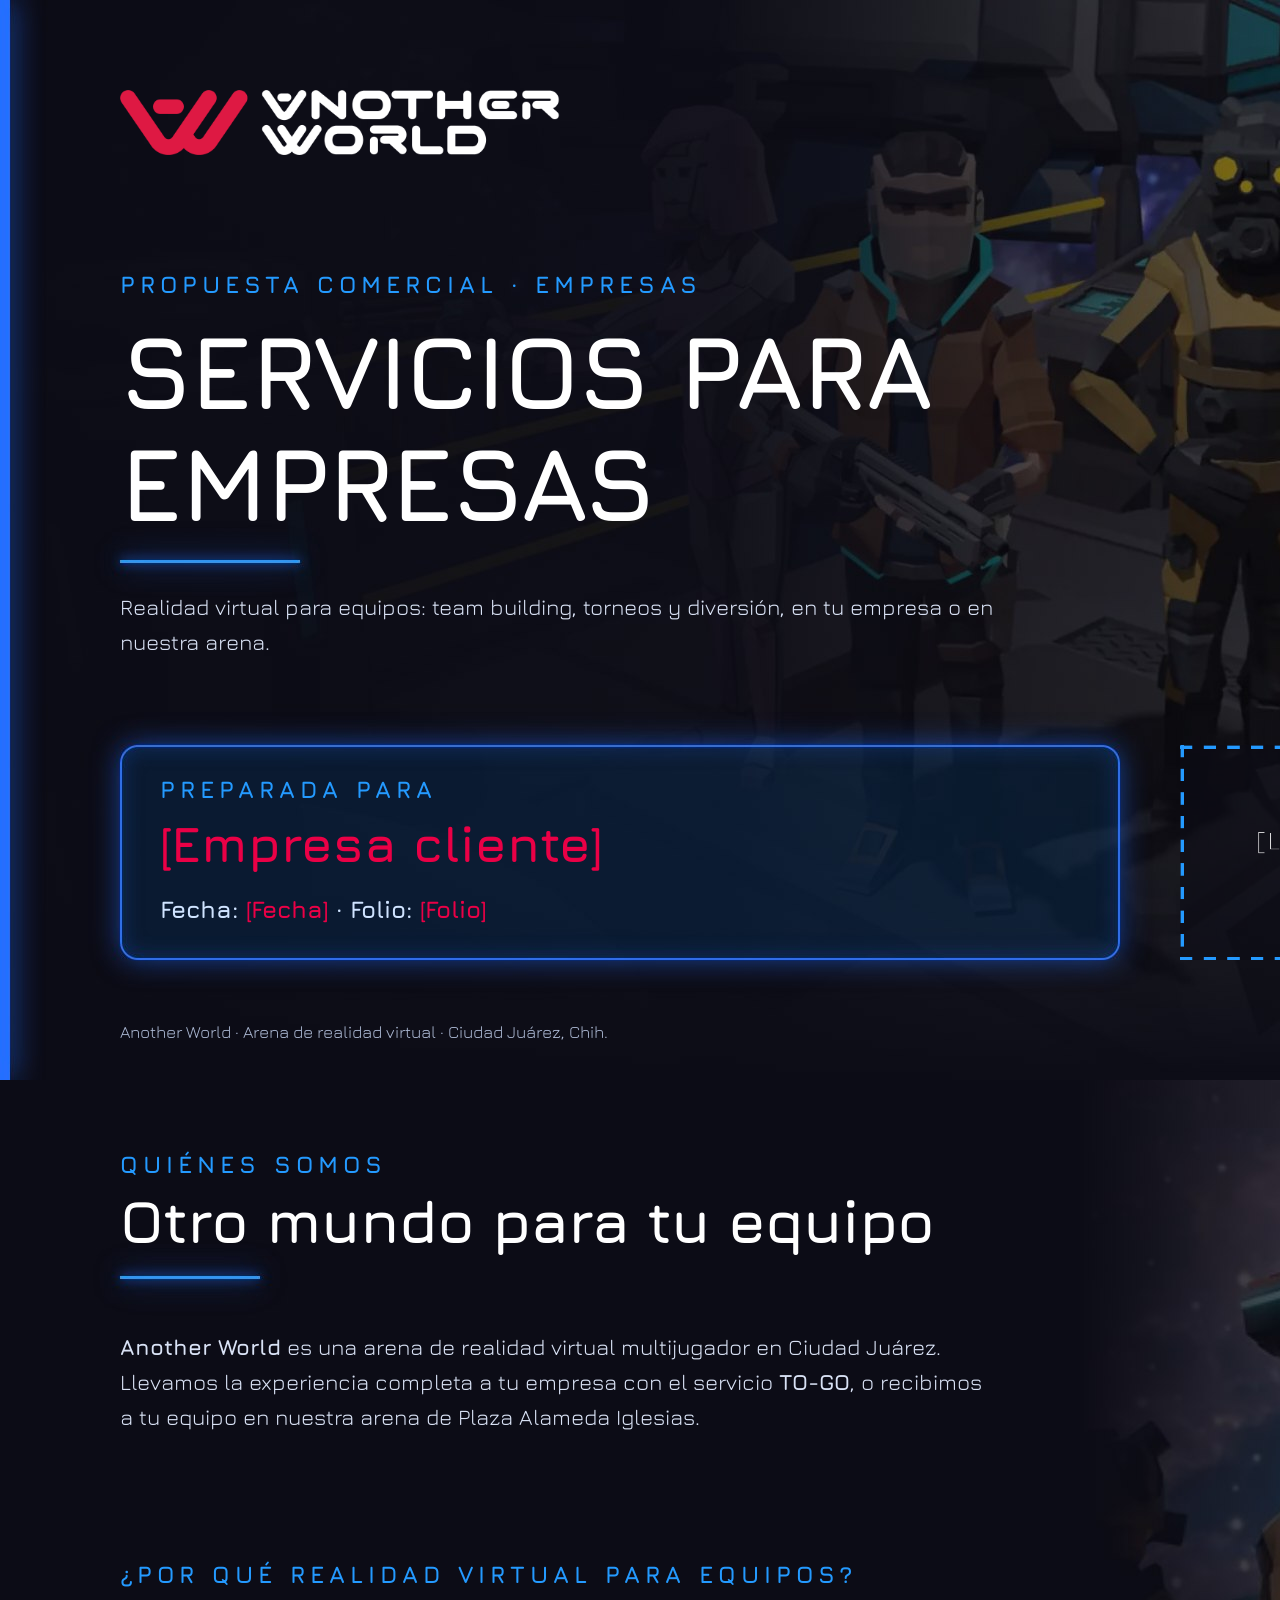
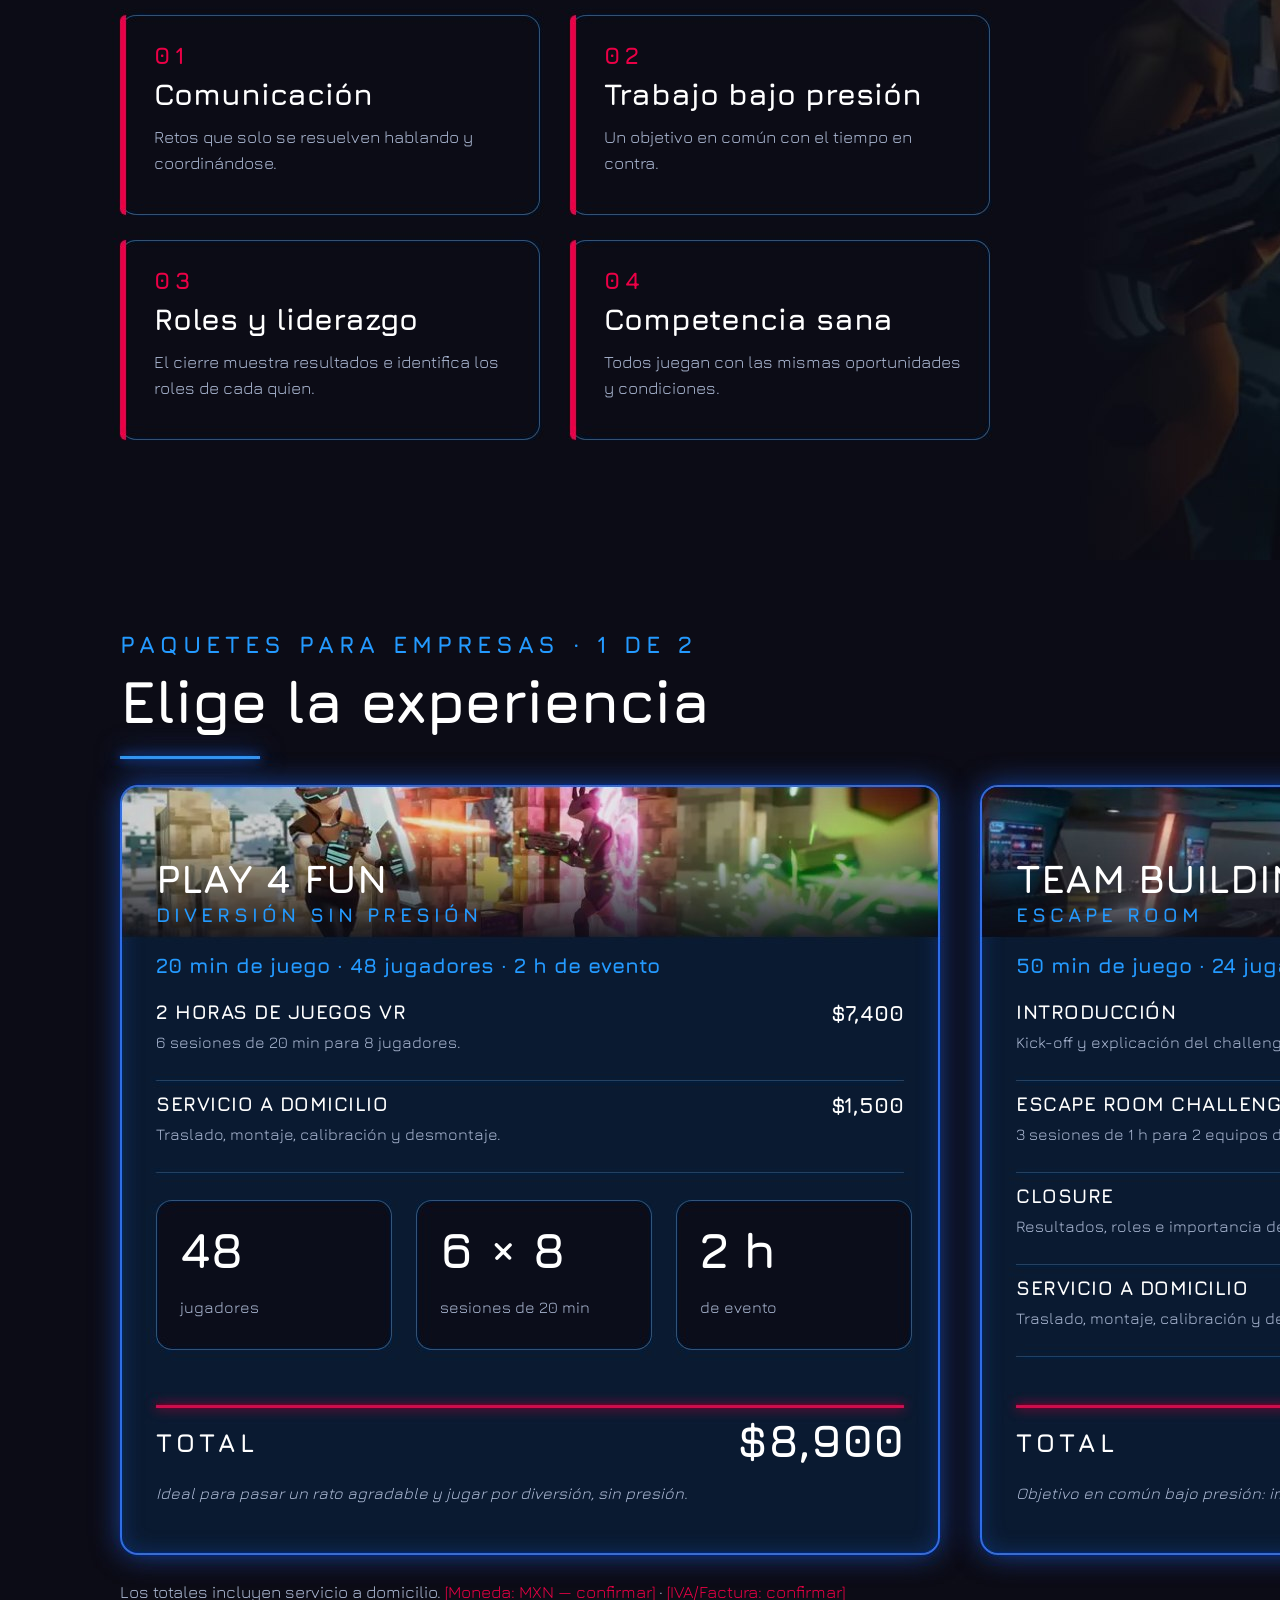
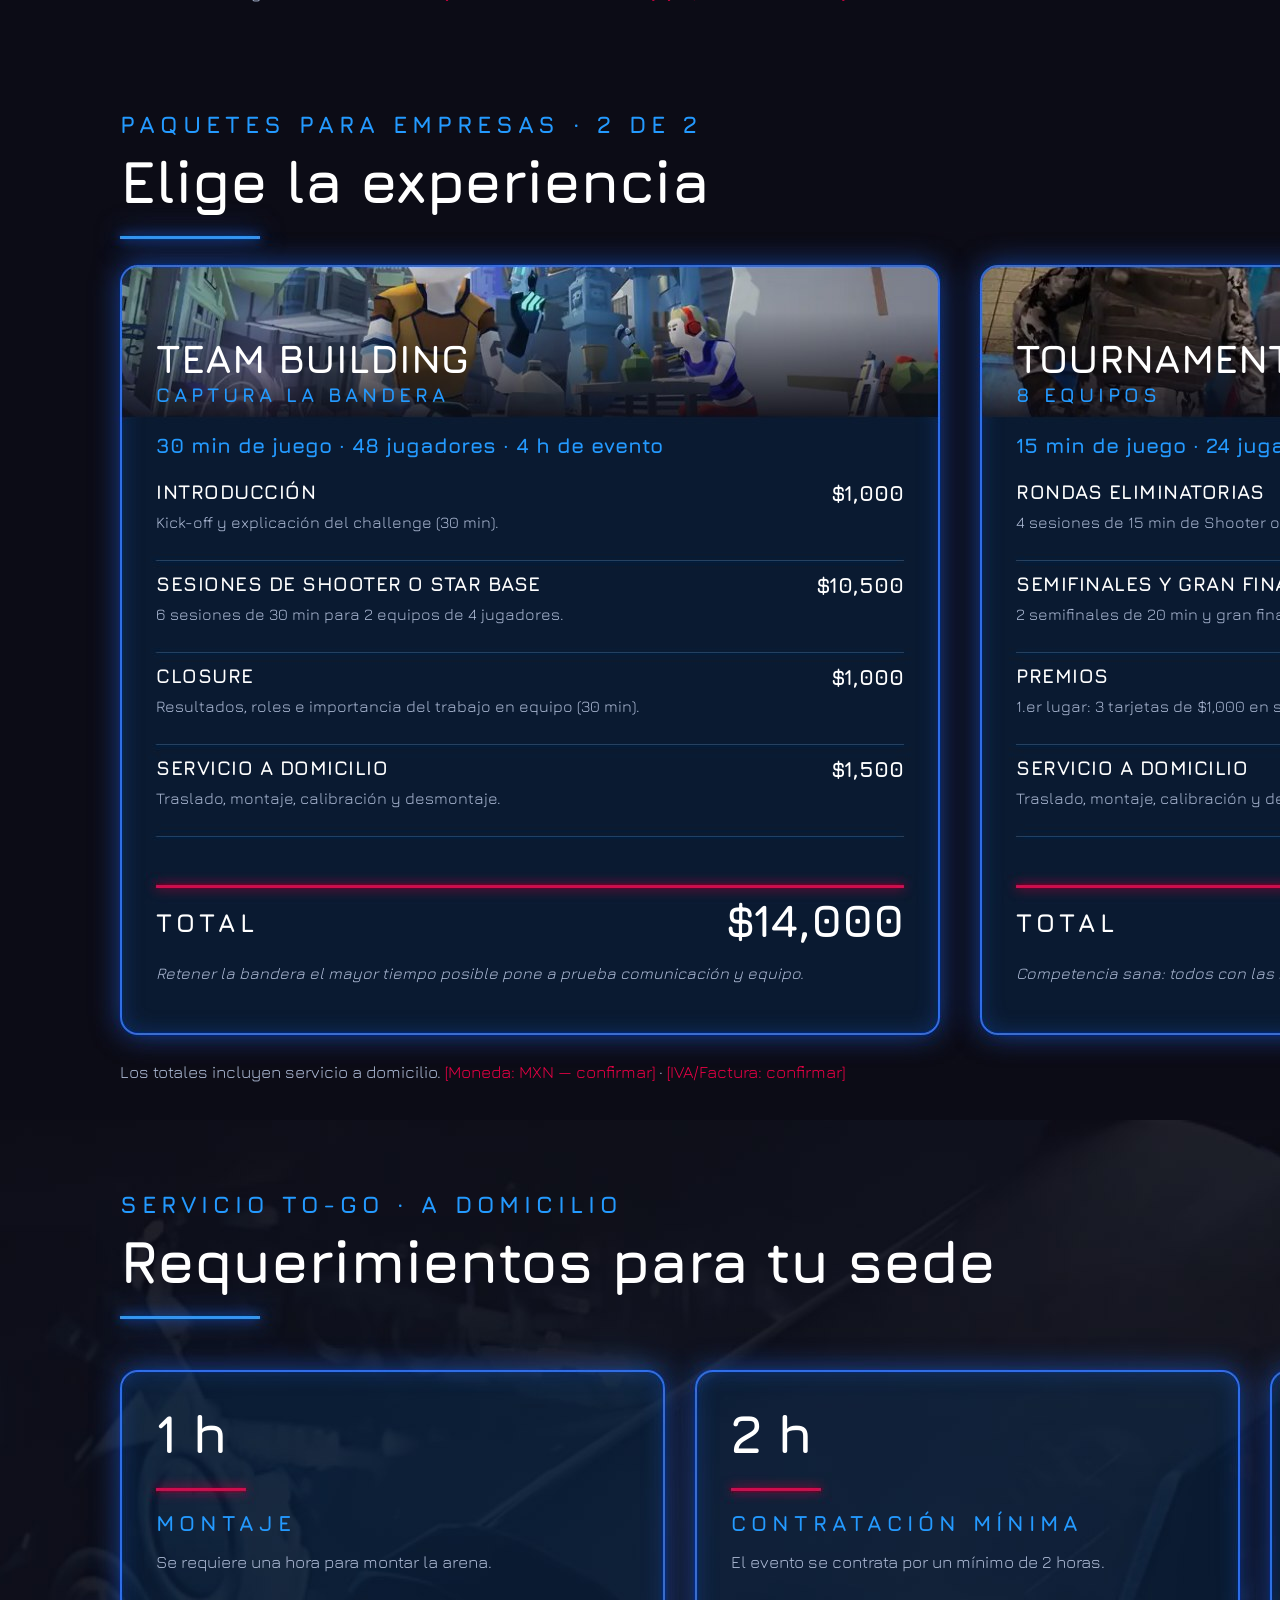
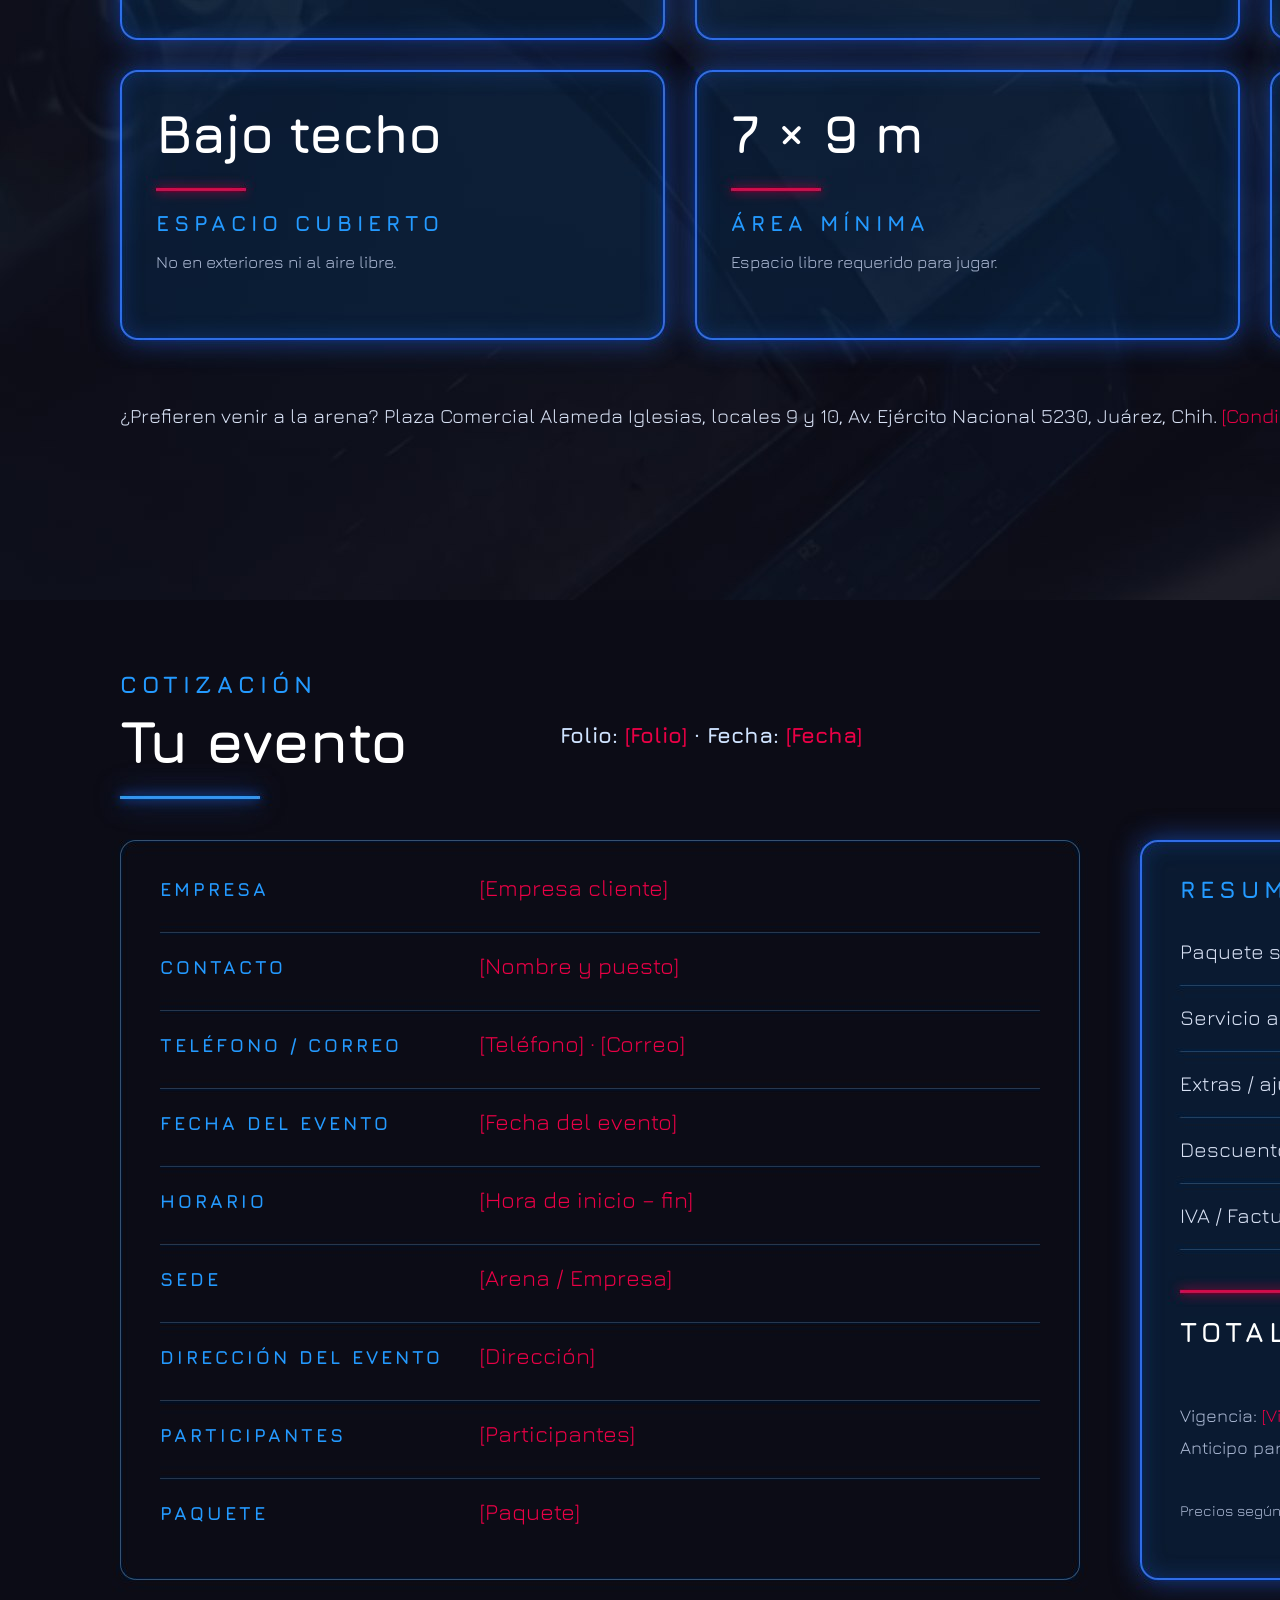
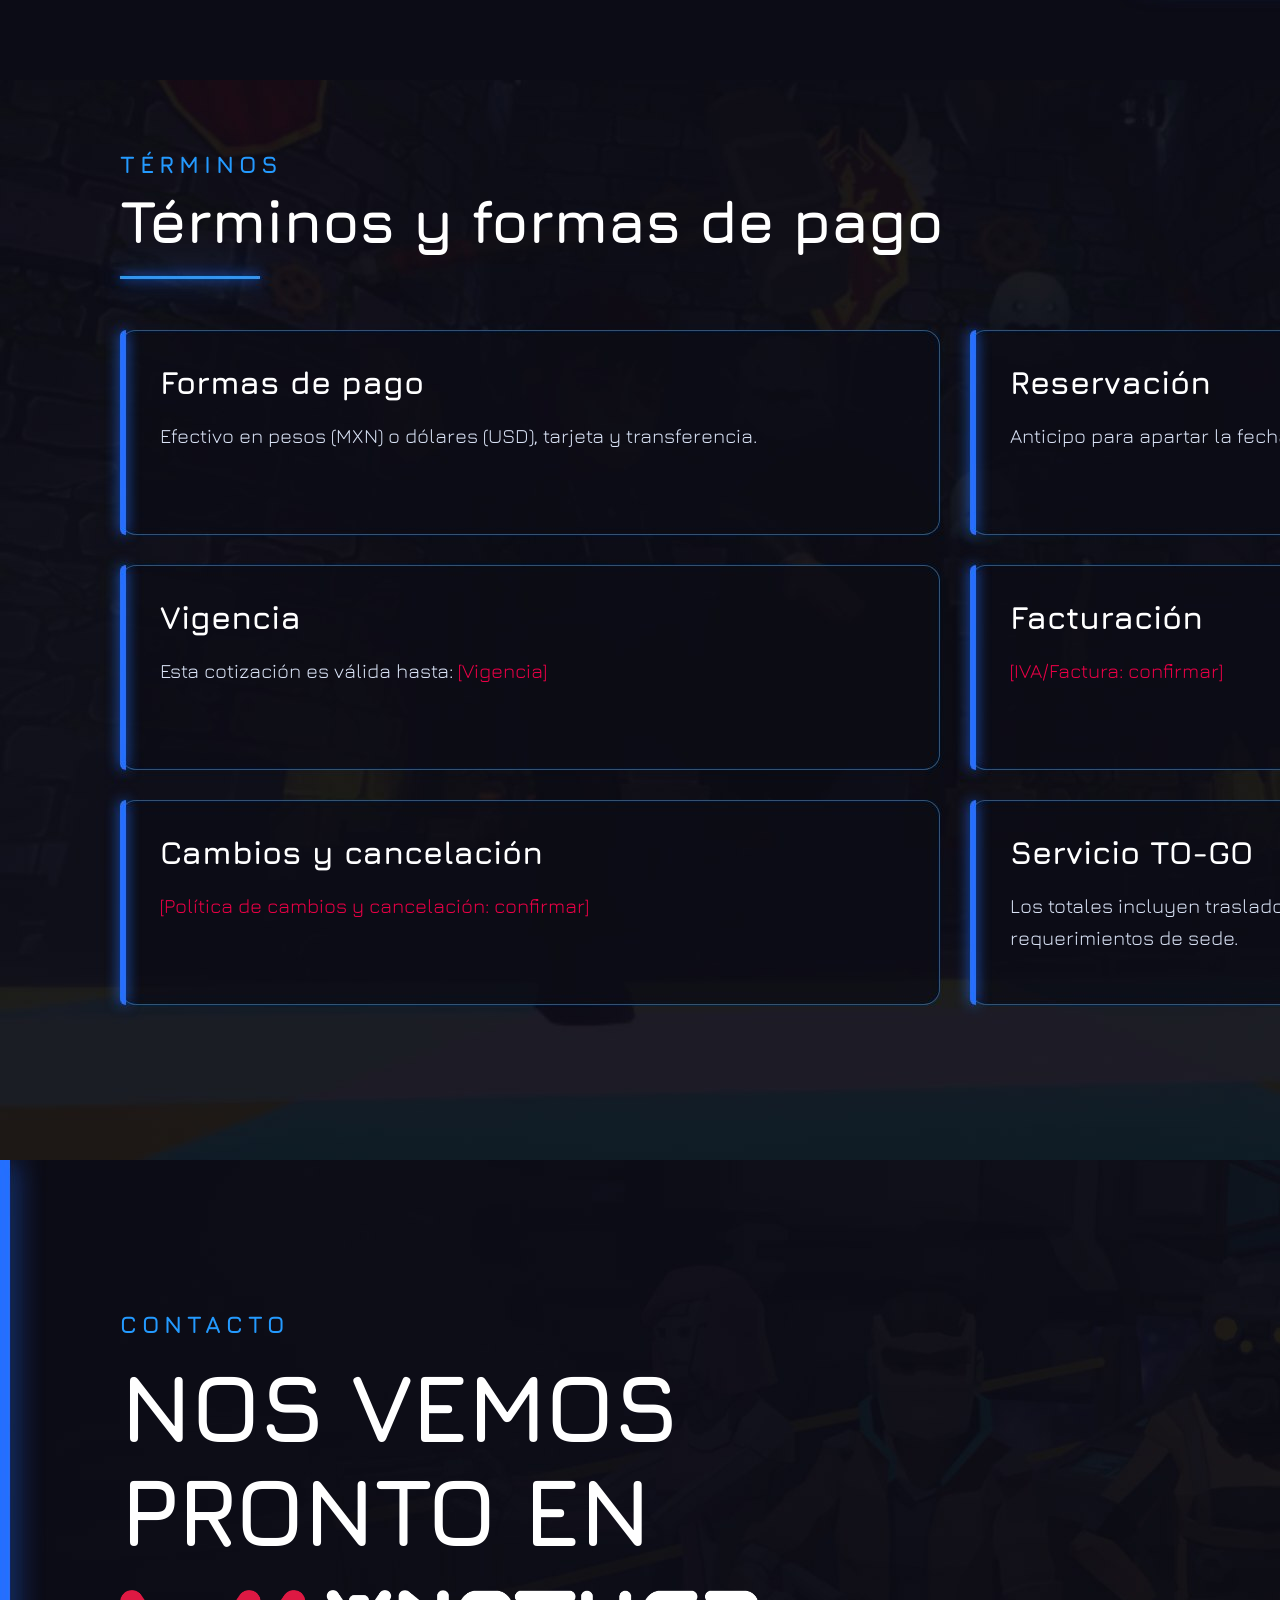
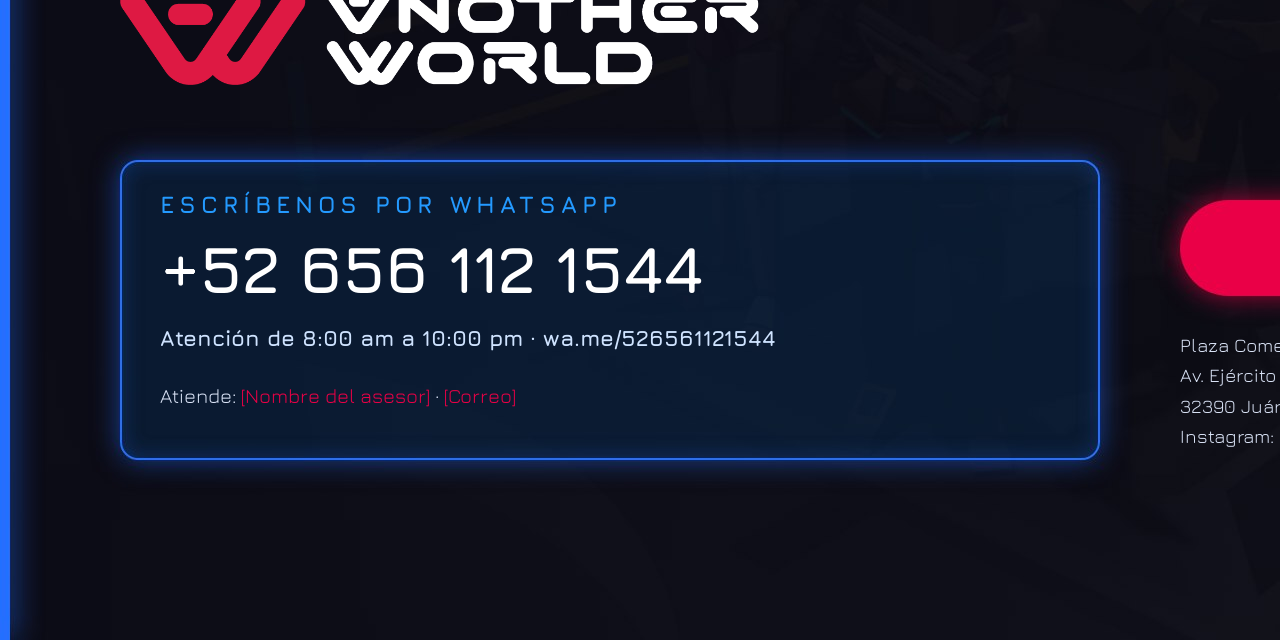
<file: canva/cotizacion/index.html>
<!doctype html><html lang="es"><head><meta charset="utf-8"><title>Cotización Empresas · Another World</title><link rel="stylesheet" href="https://fonts.googleapis.com/css2?family=Jura:wght@400;700&family=Source+Code+Pro:ital,wght@0,400;0,700;1,400&display=swap"><style>





*{margin:0;padding:0;box-sizing:border-box}
body{background:#000}
.page{position:relative;width:1920px;height:1080px;overflow:hidden;background:#0C0C16;color:#fff}
.a{position:absolute}
.h1,.h2,.h3,.tot{font-feature-settings:'liga' 0,'dlig' 0,'calt' 0}
.h1{font-family:Jura;font-weight:700;font-size:104px;line-height:1.08;letter-spacing:-2px;color:#fff}
.h2{font-family:Jura;font-weight:700;font-size:60px;line-height:1.1;letter-spacing:-1px;color:#fff}
.h3{font-family:Jura;font-weight:700;font-size:38px;line-height:1.15;color:#fff}
.k{font-family:Jura;font-weight:700;font-size:24px;letter-spacing:5px;color:#249AFF;text-transform:uppercase}
.s2{font-family:Jura;font-weight:700;font-size:24px;color:#cfe3ff}
.b{font-family:Jura;font-size:22px;line-height:1.6;color:#d9e2f5}
.sm{font-family:Jura;font-size:17px;line-height:1.5;color:#aebbd6}
.it{font-family:Jura;font-weight:700;font-size:20px;color:#fff;letter-spacing:.5px}
.pr{font-family:Jura;font-weight:700;font-size:22px;color:#fff;text-align:right}
.tot{font-family:Jura;font-weight:700;font-size:46px;color:#fff;text-align:right}
.ph{color:#EA0046}
.panel{background:rgba(0,98,186,.16);border:2px solid #246FFF;border-radius:18px;box-shadow:0 0 28px rgba(36,111,255,.55),inset 0 0 22px rgba(36,111,255,.25)}
.panel2{background:rgba(12,12,22,.82);border:1.5px solid rgba(36,154,255,.55);border-radius:16px}
.line{height:3px;background:#249AFF;box-shadow:0 0 12px #246FFF,0 0 30px #246FFF}
.rline{height:3px;background:#EA0046;box-shadow:0 0 12px #EA0046}
.div{height:1px;background:rgba(36,154,255,.35)}
</style></head><body><div class="page" data-document-role="page" data-label="Portada"><img class="a" src="https://mauroalvarado.github.io/invitaciones-aw/canva/cotizacion/bg1.jpg" alt="Fondo Portada" style="left:0;top:0;width:1920px;height:1080px"><img alt="Logo Another World" class="a i" src="https://mauroalvarado.github.io/invitaciones-aw/canva/cotizacion/logo_white.png" style="left:120px;top:90px;width:440px;height:65px"/><div class="a t k" style="left:120px;top:270px;width:1100px;">Propuesta comercial · Empresas</div><div class="a t h1" style="left:120px;top:315px;width:1100px;">SERVICIOS PARA<br/>EMPRESAS</div><div class="a t b" style="left:120px;top:590px;width:880px;">Realidad virtual para equipos: team building, torneos y diversión, en tu empresa o en nuestra arena.</div><div class="a t k" style="left:160px;top:775px;width:600px;">Preparada para</div><div class="a t h3" style="left:160px;top:815px;width:920px;font-size:50px"><span class="ph">[Empresa cliente]</span></div><div class="a t s2" style="left:160px;top:895px;width:920px;">Fecha: <span class="ph">[Fecha]</span>     ·     Folio: <span class="ph">[Folio]</span></div><img alt="Logo del cliente (reemplazar)" class="a i" src="https://mauroalvarado.github.io/invitaciones-aw/canva/cotizacion/logo_cliente_placeholder.png" style="left:1180px;top:745px;width:344px;height:215px"/><div class="a t sm" style="left:120px;top:1020px;width:1300px;">Another World · Arena de realidad virtual · Ciudad Juárez, Chih.</div></div><div class="page" data-document-role="page" data-label="Quiénes somos"><img class="a" src="https://mauroalvarado.github.io/invitaciones-aw/canva/cotizacion/bg2.jpg" alt="Fondo Quiénes somos" style="left:0;top:0;width:1920px;height:1080px"><img alt="Logo Another World" class="a i" src="https://mauroalvarado.github.io/invitaciones-aw/canva/cotizacion/logo_white.png" style="left:1500px;top:70px;width:300px;height:44px"/><div class="a t k" style="left:120px;top:70px;width:1200px;">Quiénes somos</div><div class="a t h2" style="left:120px;top:108px;width:1300px;">Otro mundo para tu equipo</div><div class="a t sm" style="left:1640px;top:1020px;width:160px;text-align:right">02 / 08</div><div class="a t b" style="left:120px;top:250px;width:880px;"><b>Another World</b> es una arena de realidad virtual multijugador en Ciudad Juárez. Llevamos la experiencia completa a tu empresa con el servicio <b>TO-GO</b>, o recibimos a tu equipo en nuestra arena de Plaza Alameda Iglesias.</div><div class="a t k" style="left:120px;top:480px;width:880px;">¿Por qué realidad virtual para equipos?</div><div class="a t k" style="left:154px;top:561px;width:360px;color:#EA0046">01</div><div class="a t h3" style="left:154px;top:597px;width:370px;font-size:30px">Comunicación</div><div class="a t sm" style="left:154px;top:645px;width:365px;">Retos que solo se resuelven hablando y coordinándose.</div><div class="a t k" style="left:604px;top:561px;width:360px;color:#EA0046">02</div><div class="a t h3" style="left:604px;top:597px;width:370px;font-size:30px">Trabajo bajo presión</div><div class="a t sm" style="left:604px;top:645px;width:365px;">Un objetivo en común con el tiempo en contra.</div><div class="a t k" style="left:154px;top:786px;width:360px;color:#EA0046">03</div><div class="a t h3" style="left:154px;top:822px;width:370px;font-size:30px">Roles y liderazgo</div><div class="a t sm" style="left:154px;top:870px;width:365px;">El cierre muestra resultados e identifica los roles de cada quien.</div><div class="a t k" style="left:604px;top:786px;width:360px;color:#EA0046">04</div><div class="a t h3" style="left:604px;top:822px;width:370px;font-size:30px">Competencia sana</div><div class="a t sm" style="left:604px;top:870px;width:365px;">Todos juegan con las mismas oportunidades y condiciones.</div></div><div class="page" data-document-role="page" data-label="Paquetes 1"><img class="a" src="https://mauroalvarado.github.io/invitaciones-aw/canva/cotizacion/bg3.jpg" alt="Fondo Paquetes 1" style="left:0;top:0;width:1920px;height:1080px"><img alt="Logo Another World" class="a i" src="https://mauroalvarado.github.io/invitaciones-aw/canva/cotizacion/logo_white.png" style="left:1500px;top:70px;width:300px;height:44px"/><div class="a t k" style="left:120px;top:70px;width:1200px;">Paquetes para empresas · 1 de 2</div><div class="a t h2" style="left:120px;top:108px;width:1300px;">Elige la experiencia</div><div class="a t sm" style="left:1640px;top:1020px;width:160px;text-align:right">03 / 08</div><div class="a t h3" style="left:156px;top:295px;width:748px;font-size:40px">PLAY 4 FUN</div><div class="a t k" style="left:156px;top:343px;width:748px;font-size:20px;letter-spacing:4px">Diversión sin presión</div><div class="a t s2" style="left:156px;top:393px;width:748px;font-size:21px;color:#249AFF">20 min de juego · 48 jugadores · 2 h de evento</div><div class="a t it" style="left:156px;top:440px;width:560px;">2 HORAS DE JUEGOS VR</div><div class="a t sm" style="left:156px;top:470px;width:560px;font-size:16px">6 sesiones de 20 min para 8 jugadores.</div><div class="a t pr" style="left:704px;top:440px;width:200px;">$7,400</div><div class="a t it" style="left:156px;top:532px;width:560px;">SERVICIO A DOMICILIO</div><div class="a t sm" style="left:156px;top:562px;width:560px;font-size:16px">Traslado, montaje, calibración y desmontaje.</div><div class="a t pr" style="left:704px;top:532px;width:200px;">$1,500</div><div class="a t k" style="left:156px;top:867px;width:300px;color:#fff;font-size:26px">Total</div><div class="a t tot" style="left:504px;top:853px;width:400px;">$8,900</div><div class="a t sm" style="left:156px;top:921px;width:748px;font-size:16px;font-style:italic">Ideal para pasar un rato agradable y jugar por diversión, sin presión.</div><div class="a t h2" style="left:180px;top:662px;width:200px;font-size:50px">48</div><div class="a t sm" style="left:180px;top:735px;width:200px;font-size:16px">jugadores</div><div class="a t h2" style="left:440px;top:662px;width:200px;font-size:50px">6 × 8</div><div class="a t sm" style="left:440px;top:735px;width:200px;font-size:16px">sesiones de 20 min</div><div class="a t h2" style="left:700px;top:662px;width:200px;font-size:50px">2 h</div><div class="a t sm" style="left:700px;top:735px;width:200px;font-size:16px">de evento</div><div class="a t h3" style="left:1016px;top:295px;width:748px;font-size:40px">TEAM BUILDING</div><div class="a t k" style="left:1016px;top:343px;width:748px;font-size:20px;letter-spacing:4px">Escape Room</div><div class="a t s2" style="left:1016px;top:393px;width:748px;font-size:21px;color:#249AFF">50 min de juego · 24 jugadores · 4 h de evento</div><div class="a t it" style="left:1016px;top:440px;width:560px;">INTRODUCCIÓN</div><div class="a t sm" style="left:1016px;top:470px;width:560px;font-size:16px">Kick-off y explicación del challenge (30 min).</div><div class="a t pr" style="left:1564px;top:440px;width:200px;">$1,000</div><div class="a t it" style="left:1016px;top:532px;width:560px;">ESCAPE ROOM CHALLENGE</div><div class="a t sm" style="left:1016px;top:562px;width:560px;font-size:16px">3 sesiones de 1 h para 2 equipos de 4 jugadores.</div><div class="a t pr" style="left:1564px;top:532px;width:200px;">$9,500</div><div class="a t it" style="left:1016px;top:624px;width:560px;">CLOSURE</div><div class="a t sm" style="left:1016px;top:654px;width:560px;font-size:16px">Resultados, roles e importancia del trabajo en equipo (30 min).</div><div class="a t pr" style="left:1564px;top:624px;width:200px;">$1,000</div><div class="a t it" style="left:1016px;top:716px;width:560px;">SERVICIO A DOMICILIO</div><div class="a t sm" style="left:1016px;top:746px;width:560px;font-size:16px">Traslado, montaje, calibración y desmontaje.</div><div class="a t pr" style="left:1564px;top:716px;width:200px;">$1,500</div><div class="a t k" style="left:1016px;top:867px;width:300px;color:#fff;font-size:26px">Total</div><div class="a t tot" style="left:1364px;top:853px;width:400px;">$13,000</div><div class="a t sm" style="left:1016px;top:921px;width:748px;font-size:16px;font-style:italic">Objetivo en común bajo presión: impulsa la comunicación y el trabajo en equipo.</div><div class="a t sm" style="left:120px;top:1020px;width:1400px;">Los totales incluyen servicio a domicilio. <span class="ph">[Moneda: MXN — confirmar]</span> · <span class="ph">[IVA/Factura: confirmar]</span></div></div><div class="page" data-document-role="page" data-label="Paquetes 2"><img class="a" src="https://mauroalvarado.github.io/invitaciones-aw/canva/cotizacion/bg4.jpg" alt="Fondo Paquetes 2" style="left:0;top:0;width:1920px;height:1080px"><img alt="Logo Another World" class="a i" src="https://mauroalvarado.github.io/invitaciones-aw/canva/cotizacion/logo_white.png" style="left:1500px;top:70px;width:300px;height:44px"/><div class="a t k" style="left:120px;top:70px;width:1200px;">Paquetes para empresas · 2 de 2</div><div class="a t h2" style="left:120px;top:108px;width:1300px;">Elige la experiencia</div><div class="a t sm" style="left:1640px;top:1020px;width:160px;text-align:right">04 / 08</div><div class="a t h3" style="left:156px;top:295px;width:748px;font-size:40px">TEAM BUILDING</div><div class="a t k" style="left:156px;top:343px;width:748px;font-size:20px;letter-spacing:4px">Captura la bandera</div><div class="a t s2" style="left:156px;top:393px;width:748px;font-size:21px;color:#249AFF">30 min de juego · 48 jugadores · 4 h de evento</div><div class="a t it" style="left:156px;top:440px;width:560px;">INTRODUCCIÓN</div><div class="a t sm" style="left:156px;top:470px;width:560px;font-size:16px">Kick-off y explicación del challenge (30 min).</div><div class="a t pr" style="left:704px;top:440px;width:200px;">$1,000</div><div class="a t it" style="left:156px;top:532px;width:560px;">SESIONES DE SHOOTER O STAR BASE</div><div class="a t sm" style="left:156px;top:562px;width:560px;font-size:16px">6 sesiones de 30 min para 2 equipos de 4 jugadores.</div><div class="a t pr" style="left:704px;top:532px;width:200px;">$10,500</div><div class="a t it" style="left:156px;top:624px;width:560px;">CLOSURE</div><div class="a t sm" style="left:156px;top:654px;width:560px;font-size:16px">Resultados, roles e importancia del trabajo en equipo (30 min).</div><div class="a t pr" style="left:704px;top:624px;width:200px;">$1,000</div><div class="a t it" style="left:156px;top:716px;width:560px;">SERVICIO A DOMICILIO</div><div class="a t sm" style="left:156px;top:746px;width:560px;font-size:16px">Traslado, montaje, calibración y desmontaje.</div><div class="a t pr" style="left:704px;top:716px;width:200px;">$1,500</div><div class="a t k" style="left:156px;top:867px;width:300px;color:#fff;font-size:26px">Total</div><div class="a t tot" style="left:504px;top:853px;width:400px;">$14,000</div><div class="a t sm" style="left:156px;top:921px;width:748px;font-size:16px;font-style:italic">Retener la bandera el mayor tiempo posible pone a prueba comunicación y equipo.</div><div class="a t h3" style="left:1016px;top:295px;width:748px;font-size:40px">TOURNAMENT</div><div class="a t k" style="left:1016px;top:343px;width:748px;font-size:20px;letter-spacing:4px">8 equipos</div><div class="a t s2" style="left:1016px;top:393px;width:748px;font-size:21px;color:#249AFF">15 min de juego · 24 jugadores · 4 h de evento</div><div class="a t it" style="left:1016px;top:440px;width:560px;">RONDAS ELIMINATORIAS</div><div class="a t sm" style="left:1016px;top:470px;width:560px;font-size:16px">4 sesiones de 15 min de Shooter o Kernel para 6 jugadores.</div><div class="a t pr" style="left:1564px;top:440px;width:200px;">$4,000</div><div class="a t it" style="left:1016px;top:532px;width:560px;">SEMIFINALES Y GRAN FINAL</div><div class="a t sm" style="left:1016px;top:562px;width:560px;font-size:16px">2 semifinales de 20 min y gran final. Podio con globos.</div><div class="a t pr" style="left:1564px;top:532px;width:200px;">$5,000</div><div class="a t it" style="left:1016px;top:624px;width:560px;">PREMIOS</div><div class="a t sm" style="left:1016px;top:654px;width:560px;font-size:16px">1.er lugar: 3 tarjetas de $1,000 en sesiones VR. Playeras 1.º y 2.º.</div><div class="a t pr" style="left:1564px;top:624px;width:200px;">$4,500</div><div class="a t it" style="left:1016px;top:716px;width:560px;">SERVICIO A DOMICILIO</div><div class="a t sm" style="left:1016px;top:746px;width:560px;font-size:16px">Traslado, montaje, calibración y desmontaje.</div><div class="a t pr" style="left:1564px;top:716px;width:200px;">$1,500</div><div class="a t k" style="left:1016px;top:867px;width:300px;color:#fff;font-size:26px">Total</div><div class="a t tot" style="left:1364px;top:853px;width:400px;">$15,000</div><div class="a t sm" style="left:1016px;top:921px;width:748px;font-size:16px;font-style:italic">Competencia sana: todos con las mismas oportunidades de ganar el primer premio.</div><div class="a t sm" style="left:120px;top:1020px;width:1400px;">Los totales incluyen servicio a domicilio. <span class="ph">[Moneda: MXN — confirmar]</span> · <span class="ph">[IVA/Factura: confirmar]</span></div></div><div class="page" data-document-role="page" data-label="Requerimientos TO-GO"><img class="a" src="https://mauroalvarado.github.io/invitaciones-aw/canva/cotizacion/bg5.jpg" alt="Fondo Requerimientos TO-GO" style="left:0;top:0;width:1920px;height:1080px"><img alt="Logo Another World" class="a i" src="https://mauroalvarado.github.io/invitaciones-aw/canva/cotizacion/logo_white.png" style="left:1500px;top:70px;width:300px;height:44px"/><div class="a t k" style="left:120px;top:70px;width:1200px;">Servicio TO-GO · a domicilio</div><div class="a t h2" style="left:120px;top:108px;width:1300px;">Requerimientos para tu sede</div><div class="a t sm" style="left:1640px;top:1020px;width:160px;text-align:right">05 / 08</div><div class="a t h2" style="left:156px;top:284px;width:480px;font-size:54px;color:#fff">1 h</div><div class="a t k" style="left:156px;top:390px;width:480px;font-size:22px">Montaje</div><div class="a t sm" style="left:156px;top:430px;width:480px;">Se requiere una hora para montar la arena.</div><div class="a t h2" style="left:731px;top:284px;width:480px;font-size:54px;color:#fff">2 h</div><div class="a t k" style="left:731px;top:390px;width:480px;font-size:22px">Contratación mínima</div><div class="a t sm" style="left:731px;top:430px;width:480px;">El evento se contrata por un mínimo de 2 horas.</div><div class="a t h2" style="left:1306px;top:284px;width:480px;font-size:54px;color:#fff">110 V · 3 A</div><div class="a t k" style="left:1306px;top:390px;width:480px;font-size:22px">Contacto eléctrico</div><div class="a t sm" style="left:1306px;top:430px;width:480px;">Para el funcionamiento de la arena.</div><div class="a t h2" style="left:156px;top:584px;width:480px;font-size:54px;color:#fff">Bajo techo</div><div class="a t k" style="left:156px;top:690px;width:480px;font-size:22px">Espacio cubierto</div><div class="a t sm" style="left:156px;top:730px;width:480px;">No en exteriores ni al aire libre.</div><div class="a t h2" style="left:731px;top:584px;width:480px;font-size:54px;color:#fff">7 × 9 m</div><div class="a t k" style="left:731px;top:690px;width:480px;font-size:22px">Área mínima</div><div class="a t sm" style="left:731px;top:730px;width:480px;">Espacio libre requerido para jugar.</div><div class="a t h2" style="left:1306px;top:584px;width:480px;font-size:54px;color:#fff">30 min</div><div class="a t k" style="left:1306px;top:690px;width:480px;font-size:22px">Desmontaje</div><div class="a t sm" style="left:1306px;top:730px;width:480px;">Tiempo para desmontar al terminar.</div><div class="a t b" style="left:120px;top:880px;width:1680px;font-size:20px">¿Prefieren venir a la arena? Plaza Comercial Alameda Iglesias, locales 9 y 10, Av. Ejército Nacional 5230, Juárez, Chih. <span class="ph">[Condiciones en arena: confirmar]</span></div></div><div class="page" data-document-role="page" data-label="Cotización"><img class="a" src="https://mauroalvarado.github.io/invitaciones-aw/canva/cotizacion/bg6.jpg" alt="Fondo Cotización" style="left:0;top:0;width:1920px;height:1080px"><img alt="Logo Another World" class="a i" src="https://mauroalvarado.github.io/invitaciones-aw/canva/cotizacion/logo_white.png" style="left:1500px;top:70px;width:300px;height:44px"/><div class="a t k" style="left:120px;top:70px;width:1200px;">Cotización</div><div class="a t h2" style="left:120px;top:108px;width:1300px;">Tu evento</div><div class="a t sm" style="left:1640px;top:1020px;width:160px;text-align:right">06 / 08</div><div class="a t s2" style="left:560px;top:122px;width:900px;font-size:22px">Folio: <span class="ph">[Folio]</span>   ·   Fecha: <span class="ph">[Fecha]</span></div><div class="a t k" style="left:160px;top:278px;width:320px;font-size:19px;letter-spacing:3px">Empresa</div><div class="a t b" style="left:480px;top:270px;width:570px;font-size:23px"><span class="ph">[Empresa cliente]</span></div><div class="a t k" style="left:160px;top:356px;width:320px;font-size:19px;letter-spacing:3px">Contacto</div><div class="a t b" style="left:480px;top:348px;width:570px;font-size:23px"><span class="ph">[Nombre y puesto]</span></div><div class="a t k" style="left:160px;top:434px;width:320px;font-size:19px;letter-spacing:3px">Teléfono / correo</div><div class="a t b" style="left:480px;top:426px;width:570px;font-size:23px"><span class="ph">[Teléfono] · [Correo]</span></div><div class="a t k" style="left:160px;top:512px;width:320px;font-size:19px;letter-spacing:3px">Fecha del evento</div><div class="a t b" style="left:480px;top:504px;width:570px;font-size:23px"><span class="ph">[Fecha del evento]</span></div><div class="a t k" style="left:160px;top:590px;width:320px;font-size:19px;letter-spacing:3px">Horario</div><div class="a t b" style="left:480px;top:582px;width:570px;font-size:23px"><span class="ph">[Hora de inicio – fin]</span></div><div class="a t k" style="left:160px;top:668px;width:320px;font-size:19px;letter-spacing:3px">Sede</div><div class="a t b" style="left:480px;top:660px;width:570px;font-size:23px"><span class="ph">[Arena / Empresa]</span></div><div class="a t k" style="left:160px;top:746px;width:320px;font-size:19px;letter-spacing:3px">Dirección del evento</div><div class="a t b" style="left:480px;top:738px;width:570px;font-size:23px"><span class="ph">[Dirección]</span></div><div class="a t k" style="left:160px;top:824px;width:320px;font-size:19px;letter-spacing:3px">Participantes</div><div class="a t b" style="left:480px;top:816px;width:570px;font-size:23px"><span class="ph">[Participantes]</span></div><div class="a t k" style="left:160px;top:902px;width:320px;font-size:19px;letter-spacing:3px">Paquete</div><div class="a t b" style="left:480px;top:894px;width:570px;font-size:23px"><span class="ph">[Paquete]</span></div><div class="a t k" style="left:1180px;top:275px;width:580px;">Resumen</div><div class="a t b" style="left:1180px;top:335px;width:330px;font-size:21px">Paquete seleccionado</div><div class="a t pr" style="left:1520px;top:335px;width:240px;font-size:21px"><span class="ph">[$0,000]</span></div><div class="a t b" style="left:1180px;top:401px;width:330px;font-size:21px">Servicio a domicilio</div><div class="a t pr" style="left:1520px;top:401px;width:240px;font-size:21px"><span class="ph">[Incluido]</span></div><div class="a t b" style="left:1180px;top:467px;width:330px;font-size:21px">Extras / ajustes</div><div class="a t pr" style="left:1520px;top:467px;width:240px;font-size:21px"><span class="ph">[$0]</span></div><div class="a t b" style="left:1180px;top:533px;width:330px;font-size:21px">Descuento</div><div class="a t pr" style="left:1520px;top:533px;width:240px;font-size:21px"><span class="ph">[$0]</span></div><div class="a t b" style="left:1180px;top:599px;width:330px;font-size:21px">IVA / Factura</div><div class="a t pr" style="left:1520px;top:599px;width:240px;font-size:21px"><span class="ph">[Confirmar]</span></div><div class="a t k" style="left:1180px;top:715px;width:250px;color:#fff;font-size:28px">Total</div><div class="a t tot" style="left:1400px;top:700px;width:360px;font-size:50px"><span class="ph">[Total]</span></div><div class="a t sm" style="left:1180px;top:800px;width:580px;font-size:18px;line-height:1.8">Vigencia: <span class="ph">[Vigencia]</span><br/>Anticipo para apartar: <span class="ph">[Anticipo: confirmar]</span></div><div class="a t sm" style="left:1180px;top:900px;width:580px;font-size:15px">Precios según el paquete elegido. Ver términos en la siguiente página.</div></div><div class="page" data-document-role="page" data-label="Términos y pago"><img class="a" src="https://mauroalvarado.github.io/invitaciones-aw/canva/cotizacion/bg7.jpg" alt="Fondo Términos y pago" style="left:0;top:0;width:1920px;height:1080px"><img alt="Logo Another World" class="a i" src="https://mauroalvarado.github.io/invitaciones-aw/canva/cotizacion/logo_white.png" style="left:1500px;top:70px;width:300px;height:44px"/><div class="a t k" style="left:120px;top:70px;width:1200px;">Términos</div><div class="a t h2" style="left:120px;top:108px;width:1300px;">Términos y formas de pago</div><div class="a t sm" style="left:1640px;top:1020px;width:160px;text-align:right">07 / 08</div><div class="a t h3" style="left:160px;top:284px;width:740px;font-size:32px">Formas de pago</div><div class="a t b" style="left:160px;top:340px;width:740px;font-size:20px">Efectivo en pesos (MXN) o dólares (USD), tarjeta y transferencia.</div><div class="a t h3" style="left:1010px;top:284px;width:740px;font-size:32px">Reservación</div><div class="a t b" style="left:1010px;top:340px;width:740px;font-size:20px">Anticipo para apartar la fecha: <span class="ph">[Anticipo: confirmar]</span></div><div class="a t h3" style="left:160px;top:519px;width:740px;font-size:32px">Vigencia</div><div class="a t b" style="left:160px;top:575px;width:740px;font-size:20px">Esta cotización es válida hasta: <span class="ph">[Vigencia]</span></div><div class="a t h3" style="left:1010px;top:519px;width:740px;font-size:32px">Facturación</div><div class="a t b" style="left:1010px;top:575px;width:740px;font-size:20px"><span class="ph">[IVA/Factura: confirmar]</span></div><div class="a t h3" style="left:160px;top:754px;width:740px;font-size:32px">Cambios y cancelación</div><div class="a t b" style="left:160px;top:810px;width:740px;font-size:20px"><span class="ph">[Política de cambios y cancelación: confirmar]</span></div><div class="a t h3" style="left:1010px;top:754px;width:740px;font-size:32px">Servicio TO-GO</div><div class="a t b" style="left:1010px;top:810px;width:740px;font-size:20px">Los totales incluyen traslado, montaje, calibración y desmontaje. Aplican los requerimientos de sede.</div></div><div class="page" data-document-role="page" data-label="Contacto"><img class="a" src="https://mauroalvarado.github.io/invitaciones-aw/canva/cotizacion/bg8.jpg" alt="Fondo Contacto" style="left:0;top:0;width:1920px;height:1080px"><div class="a t k" style="left:120px;top:150px;width:1100px;">Contacto</div><div class="a t h1" style="left:120px;top:195px;width:1100px;font-size:96px">NOS VEMOS<br/>PRONTO EN</div><img alt="Logo Another World" class="a i" src="https://mauroalvarado.github.io/invitaciones-aw/canva/cotizacion/logo_white.png" style="left:120px;top:430px;width:640px;height:95px"/><div class="a t k" style="left:160px;top:630px;width:700px;">Escríbenos por WhatsApp</div><div class="a t h2" style="left:160px;top:672px;width:900px;font-size:66px">+52 656 112 1544</div><div class="a t s2" style="left:160px;top:765px;width:900px;font-size:22px">Atención de 8:00 am a 10:00 pm · wa.me/526561121544</div><div class="a t b" style="left:160px;top:820px;width:900px;font-size:20px">Atiende: <span class="ph">[Nombre del asesor]</span> · <span class="ph">[Correo]</span></div><div class="a t h3" style="left:1180px;top:668px;width:520px;font-size:34px;text-align:center">APARTA TU FECHA</div><div class="a t b" style="left:1180px;top:770px;width:620px;font-size:19px">Plaza Comercial Alameda Iglesias, locales 9 y 10<br/>Av. Ejército Nacional 5230, Benito Juárez<br/>32390 Juárez, Chih.<br/>Instagram: @aw.ciudadjuarez</div><div class="a t sm" style="left:1640px;top:1020px;width:160px;text-align:right">08 / 08</div></div></body></html>
</file>
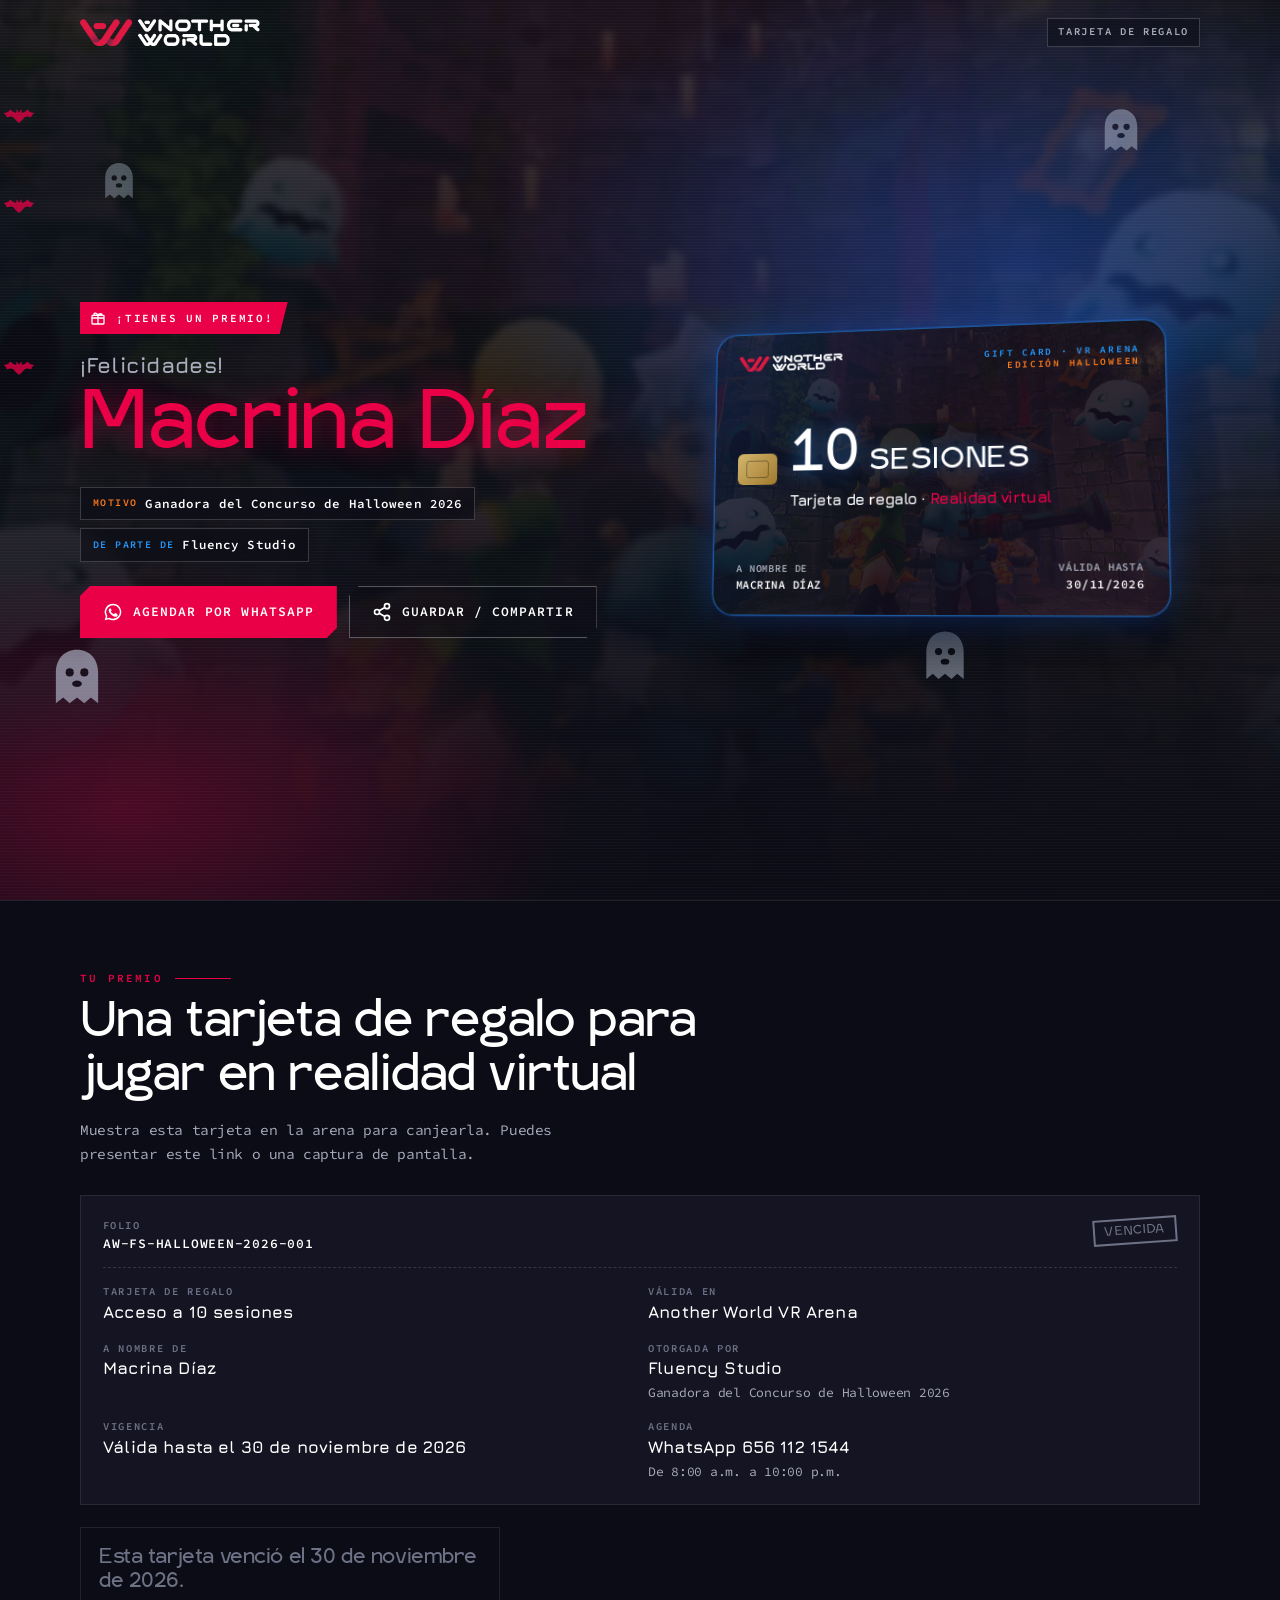
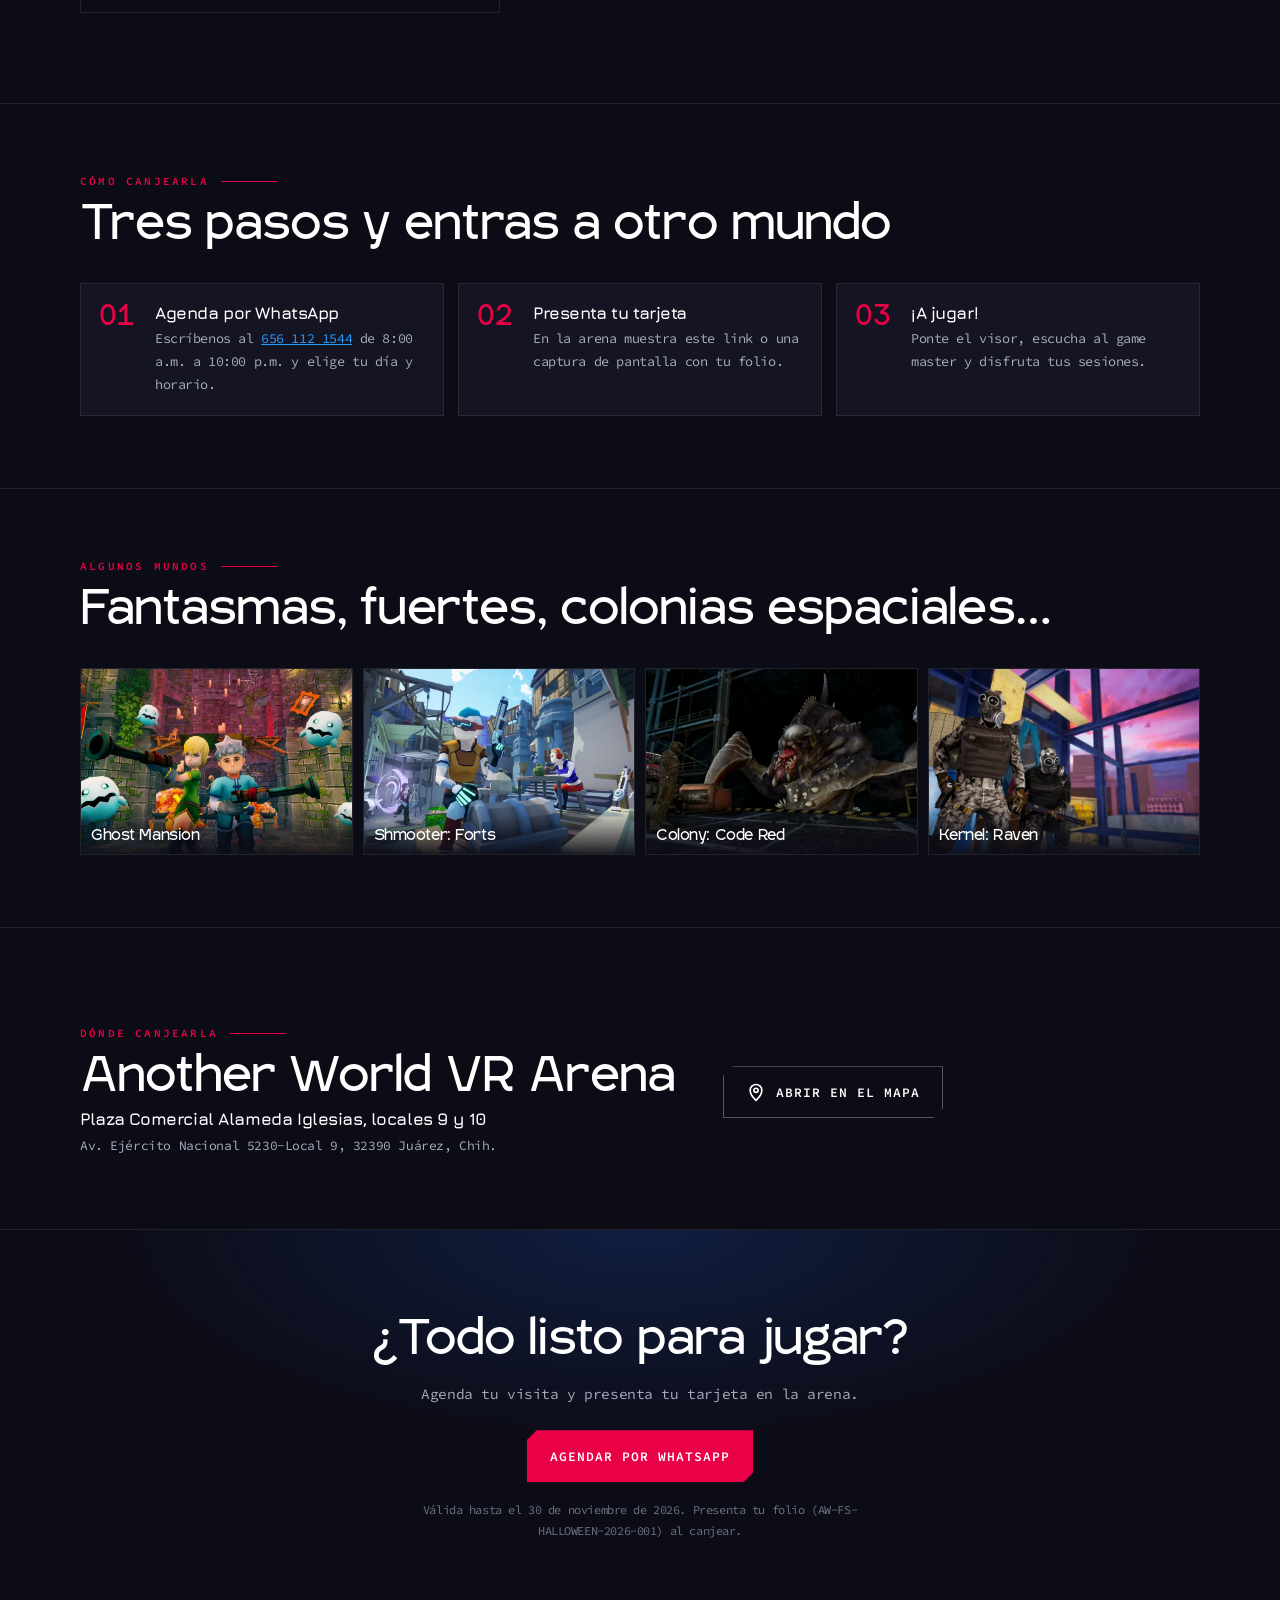
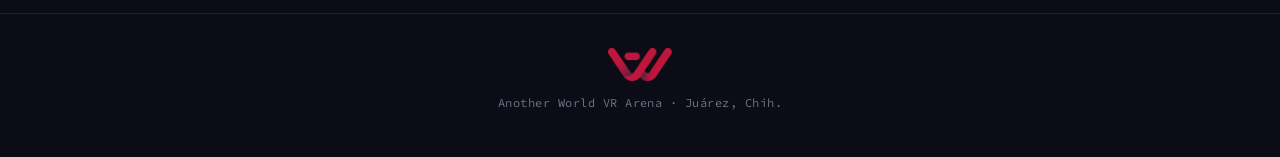
<file: regalo/macrina/index.html>
<!doctype html>
<html lang="es-MX">
<head>
<meta charset="utf-8">
<meta name="viewport" content="width=device-width, initial-scale=1, viewport-fit=cover">
<!-- Página corta de Macrina: reutiliza ../regalo.css, ../regalo.js e ../img, ../fonts de la plantilla /regalo/ -->
<base href="../">
<meta name="theme-color" content="#0C0C16">
<title>Tarjeta de regalo para Macrina Díaz · Another World VR Arena</title>
<meta name="description" content="Tarjeta de regalo de Fluency Studio para Macrina Díaz: 10 sesiones en Another World VR Arena, Juárez.">
<meta property="og:title" content="¡Macrina, tienes una tarjeta de regalo! · Another World VR Arena">
<meta property="og:description" content="Ganadora del Concurso de Halloween 2026 · Fluency Studio. Acceso a 10 sesiones de realidad virtual.">
<meta property="og:image" content="https://mauroalvarado.github.io/invitaciones-aw/regalo/img/og-regalo.jpg">
<meta property="og:url" content="https://mauroalvarado.github.io/invitaciones-aw/regalo/macrina/">
<meta property="og:type" content="website">
<link rel="icon" type="image/png" href="img/aw-logo-sign.png">
<link rel="preload" href="fonts/igra-sans.woff2" as="font" type="font/woff2" crossorigin>
<link rel="preload" href="fonts/source-code-pro-400.woff2" as="font" type="font/woff2" crossorigin>
<script>
/* Valores fijos de esta tarjeta (fijo:true = ignora parámetros de URL). */
const CONFIG = {
  fijo:      true,
  nombre:    "Macrina Díaz",
  escuela:   "Fluency Studio",
  motivo:    "Ganadora del Concurso de Halloween 2026",
  sesiones:  "10",
  vigencia:  "2026-11-30",
  folio:     "AW-FS-HALLOWEEN-2026-001",
  whatsapp:  "526561121544",
  horarioWa: "8:00 a.m. a 10:00 p.m.",
  mensaje:   "¡Hola Another World! Quiero agendar mis sesiones con la tarjeta de regalo a nombre de {nombre} ({motivo} · {escuela}). Tarjeta con acceso a {sesiones} sesiones. Folio: {folio}.",
  lugar:     "Another World VR Arena",
  direccion: "Plaza Comercial Alameda Iglesias, locales 9 y 10 · Av. Ejército Nacional 5230-Local 9, 32390 Juárez, Chih.",
  mapa:      "https://www.google.com/maps/search/?api=1&query=Another+World+VR+Arena+Av.+Ej%C3%A9rcito+Nacional+5230+Local+9+32390+Ju%C3%A1rez+Chih"
};
</script>
<link rel="stylesheet" href="regalo.css">
</head>
<body>
<script src="regalo.js"></script>
<noscript><p style="padding:24px;color:#fff;background:#0C0C16;font-family:monospace">Activa JavaScript para ver tu tarjeta de regalo.</p></noscript>
</body>
</html>
</file>
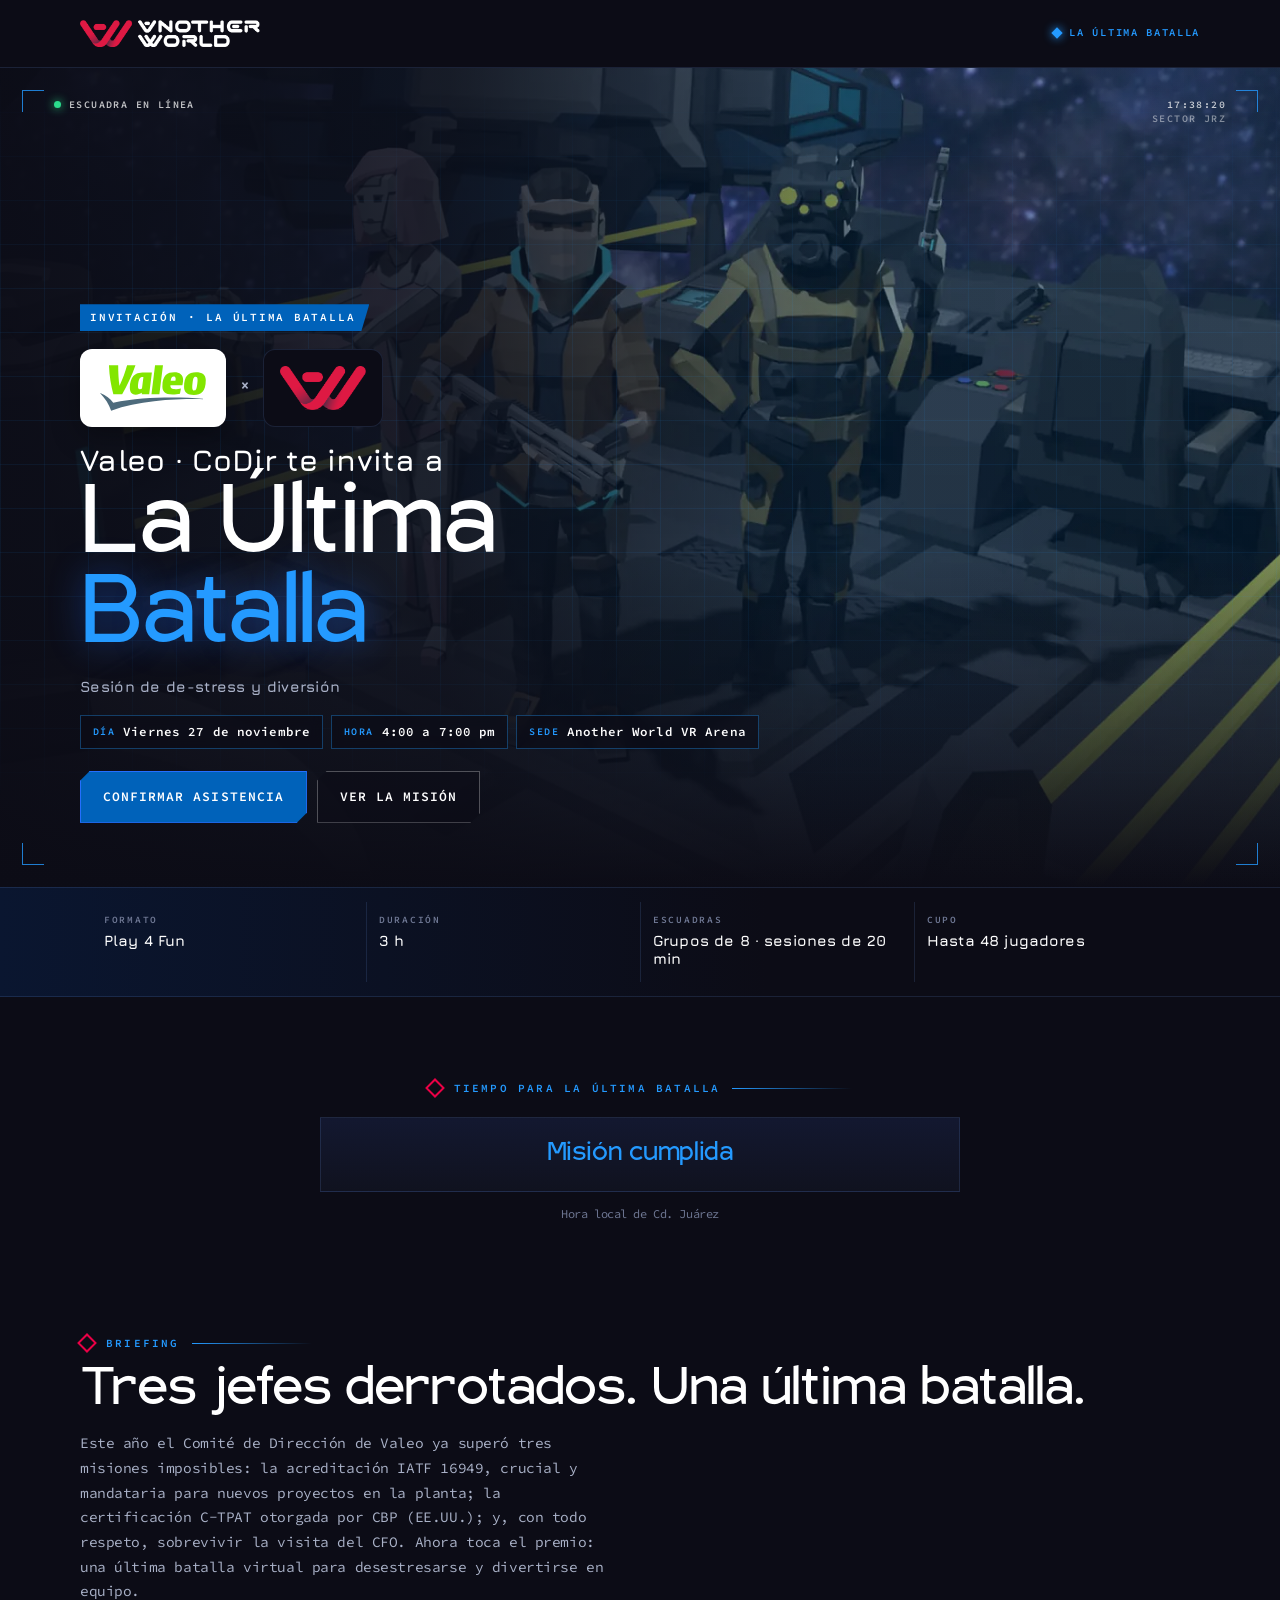
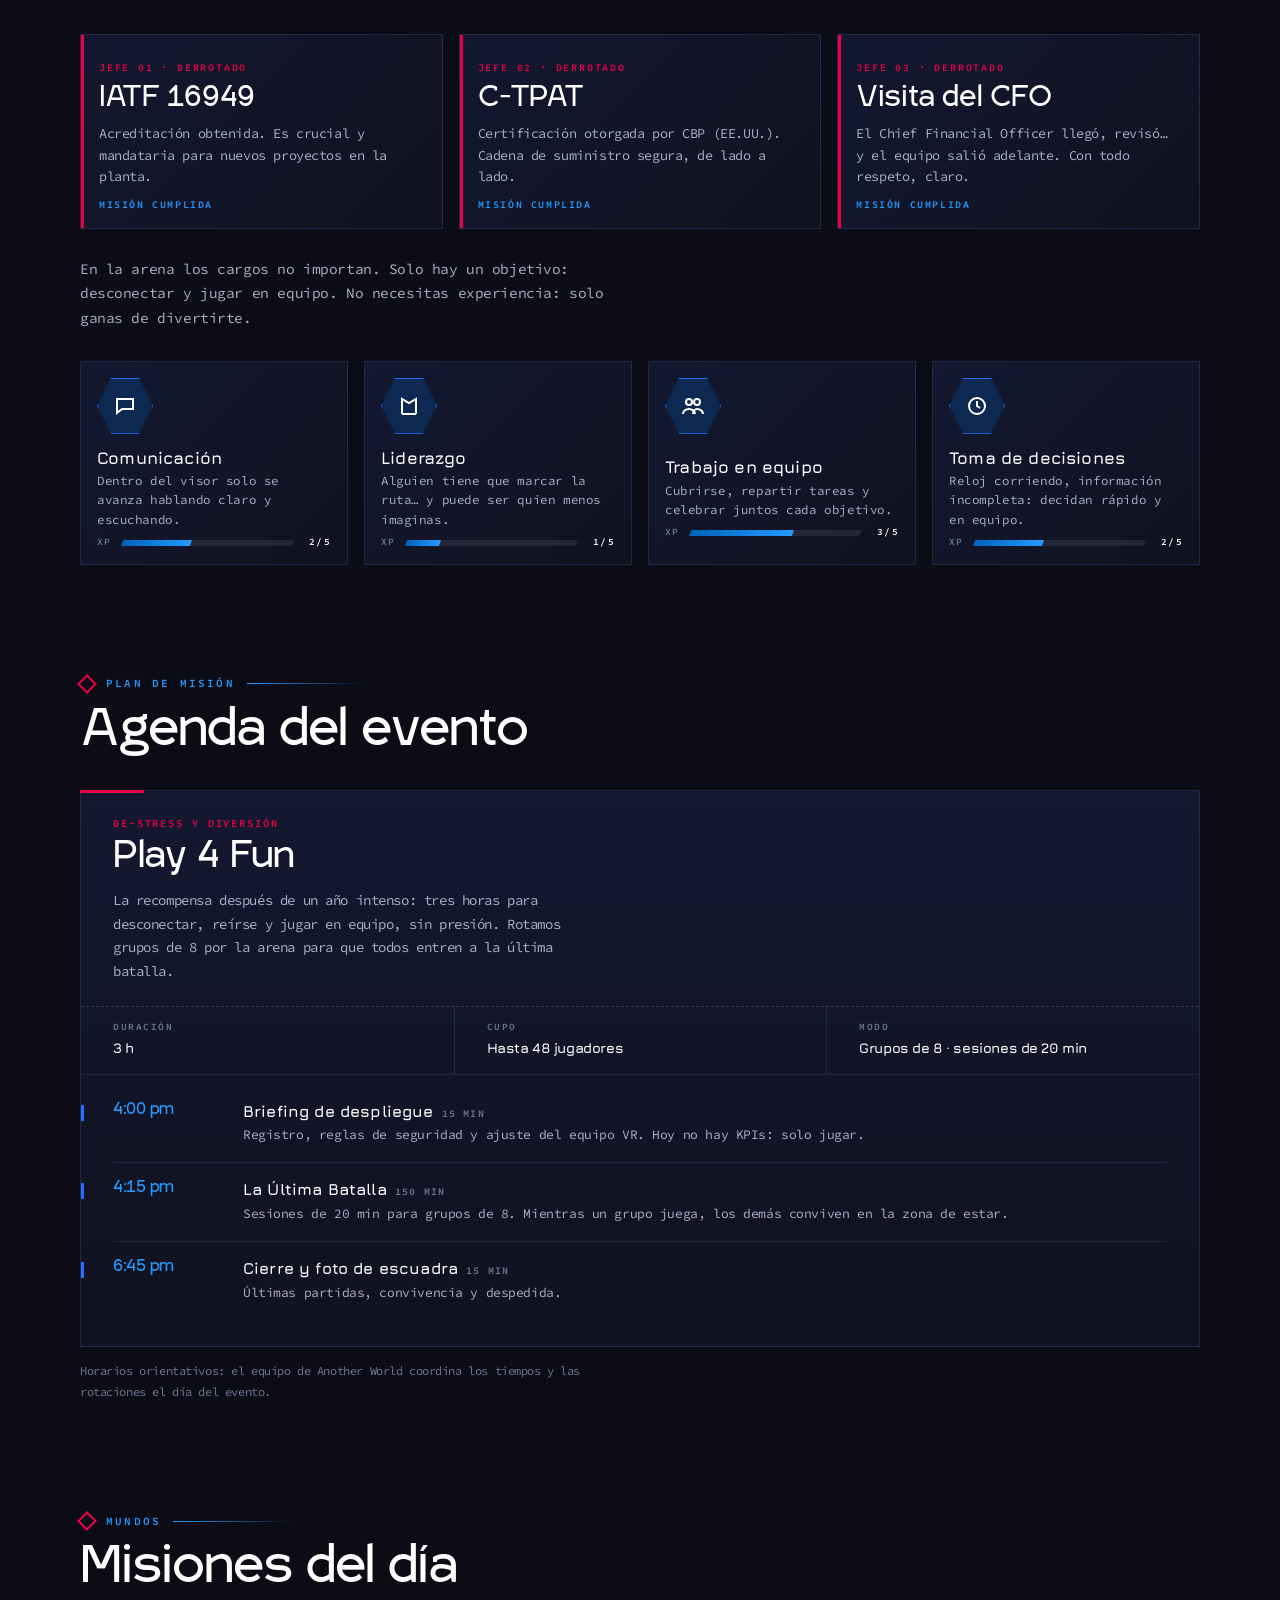
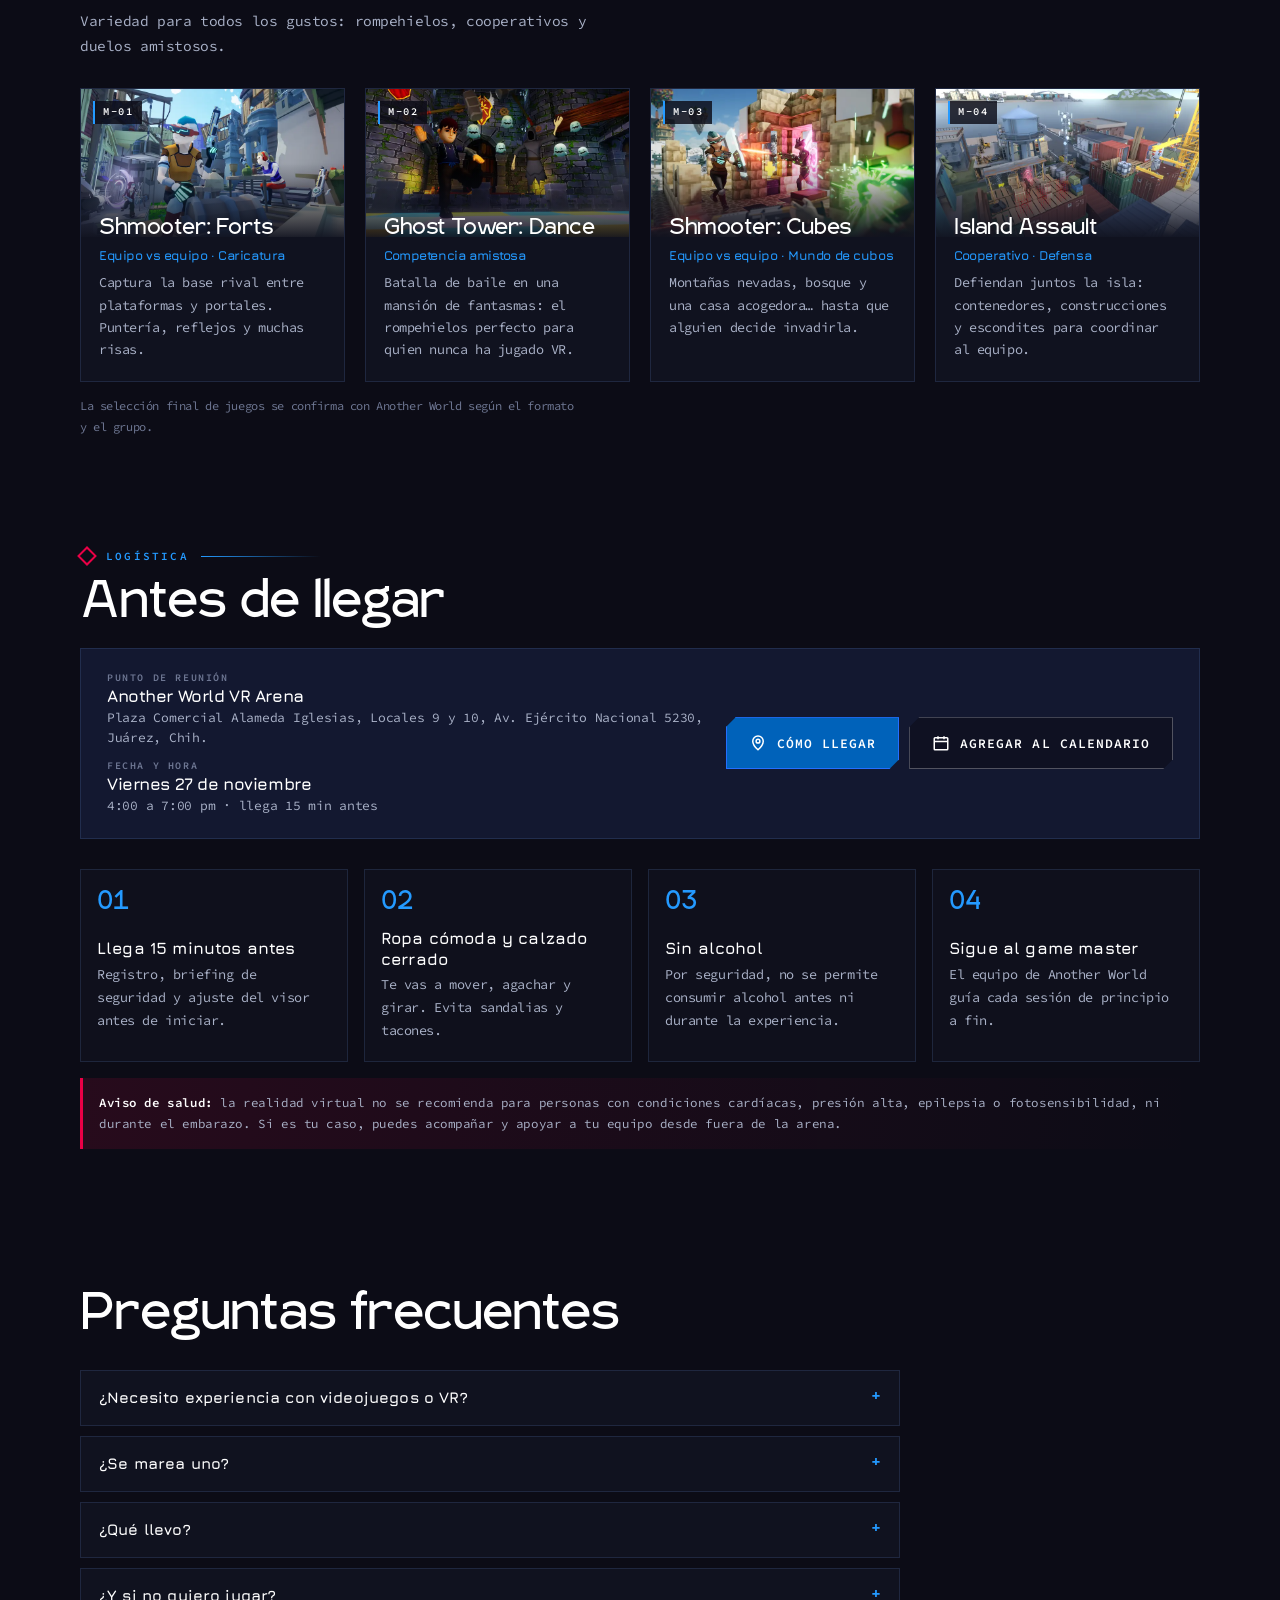
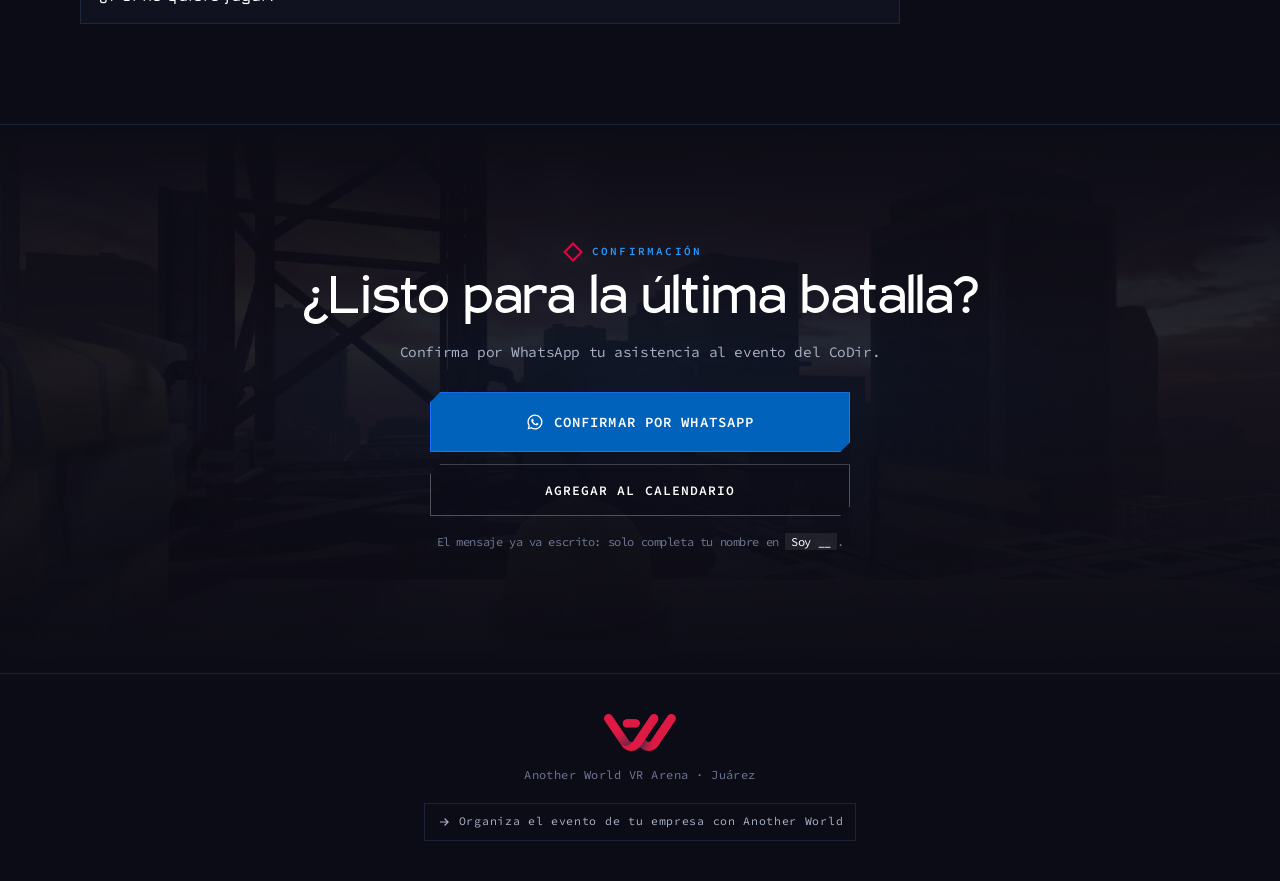
<file: teambuilding/valeo/index.html>
<!doctype html>
<html lang="es">
<head>
<meta charset="utf-8">
<meta name="viewport" content="width=device-width, initial-scale=1, viewport-fit=cover">
<!-- Invitación dedicada Valeo · CoDir: "La Última Batalla". Reutiliza ../fonts, ../img y ../clientes. No modifica la plantilla /teambuilding/. -->
<base href="../">
<meta name="theme-color" content="#0C0C16">
<title>La Última Batalla · Valeo · CoDir · Another World VR Arena</title>
<meta name="description" content="El CoDir de Valeo te invita a La Última Batalla: una sesión de de-stress y diversión el viernes 27 de noviembre, de 4:00 a 7:00 pm, en Another World VR Arena, Juárez.">
<meta property="og:title" content="La Última Batalla · Valeo · CoDir">
<meta property="og:description" content="El CoDir de Valeo te invita a una sesión de de-stress y diversión el viernes 27 de noviembre, de 4:00 a 7:00 pm, en Another World VR Arena, Juárez.">
<meta property="og:image" content="https://mauroalvarado.github.io/invitaciones-aw/teambuilding/img/hero-16x9.webp">
<meta property="og:url" content="https://mauroalvarado.github.io/invitaciones-aw/teambuilding/valeo/">
<meta property="og:type" content="website">
<!-- Imágenes: solo capturas/arte de juegos y logotipo oficial. Sin fotografías de personas reales. Sin precios. -->
<link rel="icon" type="image/png" href="img/aw-logo-sign.png">
<link rel="preload" href="fonts/igra-sans.woff2" as="font" type="font/woff2" crossorigin>
<link rel="preload" href="fonts/source-code-pro-400.woff2" as="font" type="font/woff2" crossorigin>
<script>
/* =====================================================================
   CONFIGURACIÓN — edita SOLO este bloque (o usa parámetros de URL)
   URL: ?empresa=&formato=play4fun|escape|bandera|torneo&evento=&fecha=AAAA-MM-DD
        &hora=HH:MM-HH:MM (o inicio=&fin=)&tz=-07:00&sede=arena|empresa&lugar=&dir=
        &organizador=&wa=&msg=   (msg admite {empresa} {evento} {fecha} {hora} {organizador} {formato})
        &grupo=  (área/equipo, p. ej. CoDir → "Valeo · CoDir")
        &logo=   (clave de archivo en clientes/, p. ej. logo=valeo → clientes/valeo.svg o .png)
   ===================================================================== */
const CONFIG = {
  fijo:        true,                  // valores fijos de Valeo CoDir: ignora parámetros de URL
  empresa:     "Valeo",
  grupo:       "CoDir",
  logo:        "valeo",
  formato:     "play4fun",            // sesión de de-stress y diversión
  evento:      "La Última Batalla",
  fecha:       "2026-11-27",          // viernes 27 de noviembre de 2026
  horaInicio:  "16:00",
  horaFin:     "19:00",
  utcOffset:   "auto",                // "auto" = Cd. Juárez (MST/MDT con DST de EE. UU.)
  sede:        "arena",
  lugar:       "Another World VR Arena",
  direccion:   "Plaza Comercial Alameda Iglesias, Locales 9 y 10, Av. Ejército Nacional 5230, Juárez, Chih.",
  organizador: "",
  whatsapp:    "5216561121544",       // WhatsApp de la arena
  mensaje:     "¡Hola! Soy __ y confirmo mi asistencia a La Última Batalla del CoDir de Valeo en Another World VR Arena el {fecha} ({hora})."
};
const ARENA = { lugar:"Another World VR Arena", direccion:"Av. Ejército Nacional 5230, Local 9, Juárez, Chih.", wa:"5216561121544" };
/* Formatos oficiales Another World Juárez (sin precios). min = minuto de inicio relativo al evento. */
const FORMATOS = {
  play4fun: {
    nombre:"Play 4 Fun", tag:"De-stress y diversión", dur:"3 h", cupo:"Hasta 48 jugadores", modo:"Grupos de 8 · sesiones de 20 min",
    desc:"La recompensa después de un año intenso: tres horas para desconectar, reírse y jugar en equipo, sin presión. Rotamos grupos de 8 por la arena para que todos entren a la última batalla.",
    hab:{comunicacion:2,liderazgo:1,equipo:3,decisiones:2},
    agenda:[
      {min:0,  t:"Briefing de despliegue", d:"Registro, reglas de seguridad y ajuste del equipo VR. Hoy no hay KPIs: solo jugar."},
      {min:15, t:"La Última Batalla", d:"Sesiones de 20 min para grupos de 8. Mientras un grupo juega, los demás conviven en la zona de estar."},
      {min:165,t:"Cierre y foto de escuadra", d:"Últimas partidas, convivencia y despedida."}
    ],
    misiones:[
      {t:"Shmooter: Forts", g:"Equipo vs equipo · Caricatura", img:"img/m-forts.webp", d:"Captura la base rival entre plataformas y portales. Puntería, reflejos y muchas risas."},
      {t:"Ghost Tower: Dance", g:"Competencia amistosa", img:"img/m-dance.webp", d:"Batalla de baile en una mansión de fantasmas: el rompehielos perfecto para quien nunca ha jugado VR."},
      {t:"Shmooter: Cubes", g:"Equipo vs equipo · Mundo de cubos", img:"img/m-cubes.webp", d:"Montañas nevadas, bosque y una casa acogedora… hasta que alguien decide invadirla."},
      {t:"Island Assault", g:"Cooperativo · Defensa", img:"img/m-island.webp", d:"Defiendan juntos la isla: contenedores, construcciones y escondites para coordinar al equipo."}
    ]
  },
  escape: {
    nombre:"Escape Room Challenge", tag:"Team Building", dur:"4 h", cupo:"24 jugadores", modo:"2 equipos de 4 · sesiones de 1 h",
    desc:"Un reto que los lleva a descubrir las habilidades necesarias para lograr un objetivo en común, trabajando bajo presión. Impulsa la comunicación y el trabajo en equipo.",
    hab:{comunicacion:5,liderazgo:4,equipo:5,decisiones:4},
    agenda:[
      {min:0,  t:"Kick-off", d:"Introducción y explicación del challenge. Formación de equipos."},
      {min:30, t:"Escape Room Challenge", d:"3 sesiones de 1 h; en cada una juegan 2 equipos de 4. Quien no juega, apoya y convive en la zona de estar."},
      {min:210,t:"Closure", d:"Resultados, identificación de roles y la importancia del trabajo en equipo."}
    ],
    misiones:[
      {t:"Misión cooperativa", g:"Escape · Sci-fi", img:"img/m-colony.webp", d:"Estación abandonada, sistemas dañados y poco tiempo: repartir tareas y comunicarse es la única salida."},
      {t:"Quest de acertijos", g:"Escape · Puzzles bajo presión", img:"img/m-survival.webp", d:"Códigos por descifrar y mecanismos por activar. Nadie sale solo: el equipo completo escapa o nadie lo hace."},
      {t:"Expedición espacial", g:"Escape · Exploración", img:"img/m-starbase.webp", d:"Lleguen como tripulación, decidan una ruta y coordinen cada paso para completar el objetivo."}
    ],
    nota:"El escape room específico lo asigna el equipo de Another World según el grupo."
  },
  bandera: {
    nombre:"Captura la Bandera", tag:"Team Building", dur:"4 h", cupo:"Hasta 48 jugadores", modo:"2 equipos de 4 · sesiones de 30 min",
    desc:"Trabajen en equipo para retener la bandera el mayor tiempo posible. Se ponen a prueba la comunicación, la estrategia y el trabajo en equipo.",
    hab:{comunicacion:5,liderazgo:4,equipo:5,decisiones:5},
    agenda:[
      {min:0,  t:"Kick-off", d:"Introducción, reglas de la captura y formación de escuadras."},
      {min:30, t:"Captura la Bandera", d:"6 sesiones de 30 min de Shooter o Star Base; en cada una se enfrentan 2 equipos de 4."},
      {min:210,t:"Closure", d:"Resultados, estrategias que funcionaron y aprendizajes del equipo."}
    ],
    misiones:[
      {t:"Shmooter: Forts", g:"Shooter · Equipo vs equipo", img:"img/m-forts.webp", d:"Bases, portales y coberturas: defiendan la bandera mientras el otro equipo planea el asalto."},
      {t:"Shmooter: Space Battle 2", g:"Shooter · Equipo vs equipo", img:"img/m-space.webp", d:"Estación espacial con teletransportadores entre pisos. Comunicar posiciones lo es todo."},
      {t:"Star Base", g:"Sci-fi · Por equipos", img:"img/m-starbase.webp", d:"Un escenario espacial para coordinar ataque y defensa entre escuadras."}
    ]
  },
  torneo: {
    nombre:"Tournament", tag:"Torneo", dur:"4 h", cupo:"8 equipos · 24 jugadores", modo:"Sesiones de 15 min · eliminatorias",
    desc:"Lleven su instinto competitivo a un ambiente sano, con las mismas oportunidades para alzarse con el primer lugar. Rondas eliminatorias, semifinales y gran final con podio y premios para 1.º y 2.º lugar.",
    hab:{comunicacion:4,liderazgo:5,equipo:4,decisiones:5},
    agenda:[
      {min:0,  t:"Registro y sorteo", d:"Briefing de seguridad, formación de 8 equipos y sorteo de llaves."},
      {min:30, t:"Rondas eliminatorias", d:"Duelos de 15 min de Shooter o Kernel. Avanza el equipo ganador."},
      {min:150,t:"Semifinales", d:"Los 4 mejores equipos se enfrentan por un lugar en la final."},
      {min:180,t:"Gran final", d:"El duelo decisivo frente a toda la empresa."},
      {min:210,t:"Podio y premiación", d:"Podio con globos y premios para 1.º y 2.º lugar."}
    ],
    misiones:[
      {t:"Shmooter: Cubes", g:"Shooter · Duelos por equipos", img:"img/m-cubes.webp", d:"Arcade, rápido y parejo: ideal para eliminatorias de 15 minutos."},
      {t:"Shmooter: Space Battle 2", g:"Shooter · Duelos por equipos", img:"img/m-space.webp", d:"Combate entre pisos de una estación espacial. Gana quien mejor se coordine."},
      {t:"Kernel: Raven", g:"Shooter táctico · Por equipos", img:"img/m-raven.webp", d:"Rascacielos en construcción, escondites y táctica pura para las rondas decisivas."}
    ],
    bracket:true
  }
};
</script>
<style>
@font-face{font-family:"Igra Sans";src:url(fonts/igra-sans.woff2) format("woff2");font-display:swap}
@font-face{font-family:"Jura";src:url(fonts/jura-bold.woff2) format("woff2");font-weight:700;font-display:swap}
@font-face{font-family:"Source Code Pro";src:url(fonts/source-code-pro-400.woff2) format("woff2");font-weight:400;font-display:swap}
@font-face{font-family:"Source Code Pro";src:url(fonts/source-code-pro-600.woff2) format("woff2");font-weight:600;font-display:swap}
:root{
  --black:#0C0C16;--panel:#10121F;--panel2:#131830;--line:rgba(120,170,255,.14);
  --blue:#0062BA;--neon:#246FFF;--neon2:#249AFF;--red:#EA0046;--red2:#F80C4F;--white:#fff;--mute:#AAB2C8;--dim:#6F7894;
  --h:"Igra Sans",system-ui,sans-serif;--s:"Jura",system-ui,sans-serif;--b:"Source Code Pro",ui-monospace,monospace;
}
*{box-sizing:border-box;margin:0;padding:0}
html{background:var(--black);scroll-behavior:smooth;-webkit-text-size-adjust:100%}
body{background:var(--black);color:var(--white);font:400 14px/1.7 var(--b);letter-spacing:-.03em;overflow-x:hidden;-webkit-font-smoothing:antialiased}
img{display:block;max-width:100%;height:auto}
a{color:inherit;text-decoration:none}
.wrap{width:min(1120px,100% - 40px);margin-inline:auto}
[hidden]{display:none!important}

/* barra superior: logo oficial sobre negro sólido con área libre */
.top{background:var(--black);border-bottom:1px solid var(--line)}
.top .wrap{display:flex;align-items:center;justify-content:space-between;gap:16px;padding:20px 0}
.top .logo{width:150px}
.tag{display:flex;align-items:center;gap:8px;font:600 10.5px/1 var(--b);letter-spacing:.16em;text-transform:uppercase;color:var(--neon2)}
.tag i{width:8px;height:8px;background:var(--neon2);transform:rotate(45deg);box-shadow:0 0 10px var(--neon2)}

/* hero */
.hero{position:relative;overflow:hidden;isolation:isolate;min-height:calc(100svh - 79px);max-height:960px;display:flex;flex-direction:column;justify-content:flex-end;background:#05060c}
.hero .bg{position:absolute;inset:0;z-index:-4;width:100%;height:100%;object-fit:cover;object-position:60% 20%;filter:saturate(.7) hue-rotate(8deg) brightness(.85)}
.hero::before{content:"";position:absolute;inset:0;z-index:-3;
  background:linear-gradient(180deg,rgba(12,12,22,.35) 0%,rgba(12,12,22,0) 25%,rgba(12,12,22,.35) 48%,rgba(12,12,22,.94) 74%,var(--black) 100%),
  linear-gradient(0deg,rgba(0,98,186,.22),rgba(0,98,186,.22))}
.grid{position:absolute;inset:0;z-index:-2;pointer-events:none;opacity:.35;
  background-image:linear-gradient(rgba(36,154,255,.22) 1px,transparent 1px),linear-gradient(90deg,rgba(36,154,255,.22) 1px,transparent 1px);background-size:44px 44px;
  -webkit-mask:linear-gradient(180deg,transparent 0,#000 30%,#000 60%,transparent 90%);mask:linear-gradient(180deg,transparent 0,#000 30%,#000 60%,transparent 90%)}
.sweep{position:absolute;left:0;right:0;height:120px;top:-120px;z-index:-2;pointer-events:none;
  background:linear-gradient(180deg,transparent,rgba(36,154,255,.16) 85%,rgba(36,154,255,.55) 100%);animation:sweep 6.5s linear infinite}
@keyframes sweep{to{transform:translateY(calc(100svh + 140px))}}
.hud{position:absolute;inset:14px;z-index:-1;pointer-events:none;font:600 10px/1.4 var(--b);letter-spacing:.14em;text-transform:uppercase;color:rgba(255,255,255,.75)}
.hud i{position:absolute;width:22px;height:22px;border:1.5px solid rgba(36,154,255,.8)}
.hud i:nth-child(1){top:0;left:0;border-right:0;border-bottom:0}.hud i:nth-child(2){top:0;right:0;border-left:0;border-bottom:0}
.hud i:nth-child(3){bottom:0;left:0;border-right:0;border-top:0}.hud i:nth-child(4){bottom:0;right:0;border-left:0;border-top:0}
.hud .tl{position:absolute;top:8px;left:32px;display:flex;align-items:center;gap:8px}
.hud .tr{position:absolute;top:8px;right:32px;text-align:right}
.dot{width:7px;height:7px;border-radius:50%;background:#2bdc8c;box-shadow:0 0 10px #2bdc8c;animation:blink 1.8s steps(1,end) infinite}
@keyframes blink{50%{opacity:.25}}
.hero .in{padding:0 0 30px}
.inv{display:inline-flex;align-items:center;gap:10px;font:600 11px/1 var(--b);letter-spacing:.16em;text-transform:uppercase;background:var(--blue);padding:8px 14px 8px 10px;clip-path:polygon(0 0,100% 0,calc(100% - 8px) 100%,0 100%)}
.inv b{font-weight:600;color:#fff}
/* co-branding: logo del cliente en placa blanca × logo Another World sin modificar sobre negro sólido */
.lockup{margin-top:18px;display:flex;width:fit-content;align-items:center;gap:14px;max-width:100%}
.lockup .plate{display:flex;align-items:center;justify-content:center;height:64px;padding:10px 16px;background:#fff;border-radius:12px;box-shadow:0 8px 28px rgba(0,0,0,.35)}
.lockup .plate img{height:44px;width:auto;max-width:170px;object-fit:contain}
.lockup .x{font:400 22px/1 var(--h);color:var(--mute)}
.lockup .aw{display:flex;align-items:center;justify-content:center;height:64px;padding:12px 16px;background:var(--black);border:1px solid var(--line);border-radius:12px}
.lockup .aw img{height:36px;width:auto}
.emp{margin-top:16px;font:700 clamp(20px,5.4vw,30px)/1.15 var(--s);letter-spacing:.01em;color:#fff;word-break:break-word}
.emp[hidden]{display:none}
h1{margin-top:6px;font:400 clamp(40px,12vw,92px)/.98 var(--h);letter-spacing:-.02em}
h1 span{display:block}
h1 .b2{color:var(--neon2);text-shadow:0 0 34px rgba(36,111,255,.45)}
.sub{margin-top:12px;font:700 15px/1.4 var(--s);color:var(--mute);letter-spacing:.02em}
.sub b{color:#fff}
.meta{margin-top:18px;display:flex;flex-wrap:wrap;gap:8px}
.chip{display:inline-flex;align-items:center;gap:8px;padding:8px 12px;border:1px solid rgba(36,154,255,.35);background:rgba(12,12,22,.65);backdrop-filter:blur(6px);-webkit-backdrop-filter:blur(6px);font:600 12.5px/1.25 var(--b);letter-spacing:.01em}
.chip em{font-style:normal;color:var(--neon2);font-size:10px;letter-spacing:.14em;text-transform:uppercase}
.cta{margin-top:22px;display:flex;flex-wrap:wrap;gap:10px}
.btn{display:inline-flex;align-items:center;justify-content:center;gap:10px;min-height:52px;padding:0 22px;font:600 13px/1 var(--b);letter-spacing:.08em;text-transform:uppercase;border:1px solid transparent;cursor:pointer;color:#fff;background:none;transition:transform .2s,box-shadow .25s,background .25s,border-color .25s;clip-path:polygon(10px 0,100% 0,100% calc(100% - 10px),calc(100% - 10px) 100%,0 100%,0 10px)}
.btn svg{width:18px;height:18px;flex:none}
.btn.pri{background:var(--blue);border-color:var(--neon)}
.btn.pri:hover{background:var(--neon);box-shadow:0 0 26px rgba(36,111,255,.5)}
.btn.red{background:var(--red)}
.btn.red:hover{background:var(--red2);box-shadow:0 0 26px rgba(248,12,79,.45)}
.btn.ghost{background:rgba(12,12,22,.55);border-color:rgba(255,255,255,.28)}
.btn.ghost:hover{border-color:var(--neon2);box-shadow:inset 0 0 0 1px var(--neon2)}
.btn:active{transform:translateY(1px)}
.btn:focus-visible,summary:focus-visible,a:focus-visible{outline:2px solid var(--neon2);outline-offset:3px}

/* barra de estado de escuadra */
.squadbar{background:linear-gradient(90deg,#0a1630,#0c0c16 60%);border-block:1px solid var(--line)}
.squadbar .wrap{display:grid;grid-template-columns:repeat(2,1fr);gap:0}
.squadbar div{padding:14px 12px;border-left:1px solid var(--line)}
.squadbar div:nth-child(odd){border-left:0}
.squadbar span{display:block;font:600 9.5px/1 var(--b);letter-spacing:.18em;text-transform:uppercase;color:var(--dim)}
.squadbar b{display:block;margin-top:7px;font:700 15px/1.2 var(--s);letter-spacing:.01em}

section{position:relative;padding:72px 0}
.lbl{display:flex;align-items:center;gap:12px;font:600 11px/1 var(--b);letter-spacing:.2em;text-transform:uppercase;color:var(--neon2)}
.lbl::before{content:"";width:10px;height:10px;border:2px solid var(--red);transform:rotate(45deg)}
.lbl::after{content:"";height:1px;flex:1;max-width:120px;background:linear-gradient(90deg,var(--neon2),transparent)}
h2{margin-top:14px;font:400 clamp(28px,7vw,50px)/1.1 var(--h);letter-spacing:-.02em;text-wrap:balance}
.lead{margin-top:12px;color:var(--mute);max-width:60ch;font-size:14.5px}

/* cuenta regresiva */
.count-sec{padding:56px 0 8px;text-align:center}
.count-sec .lbl{justify-content:center}
.count{margin:22px auto 0;display:grid;grid-template-columns:repeat(4,1fr);max-width:640px;border:1px solid var(--line);background:linear-gradient(180deg,var(--panel2),var(--panel))}
.count div{padding:18px 4px 14px}
.count div+div{border-left:1px solid var(--line)}
.count b{display:block;font:400 clamp(34px,10vw,62px)/1 var(--h);font-variant-numeric:tabular-nums}
.count div:last-child b{color:var(--neon2)}
.count span{display:block;margin-top:8px;font:600 10px/1 var(--b);letter-spacing:.2em;color:var(--dim);text-transform:uppercase}
.count.done{display:block;padding:22px;font:400 24px/1.2 var(--h);color:var(--neon2)}
.count-note{margin-top:12px;font-size:12px;color:var(--dim)}

/* jefes derrotados */
.bosses{margin-top:30px;display:grid;grid-template-columns:1fr;gap:12px}
.boss{position:relative;padding:20px 18px 18px;border:1px solid var(--line);background:linear-gradient(135deg,var(--panel2),var(--panel));overflow:hidden}
.boss::before{content:"";position:absolute;left:0;top:0;bottom:0;width:3px;background:var(--red)}
.boss .st{font:600 10px/1 var(--b);letter-spacing:.18em;text-transform:uppercase;color:var(--red)}
.boss h3{margin-top:10px;font:400 clamp(22px,5.4vw,28px)/1.15 var(--h)}
.boss p{margin-top:8px;color:var(--mute);font-size:13.5px;line-height:1.6}
.boss .done{margin-top:12px;font:600 10px/1 var(--b);letter-spacing:.16em;text-transform:uppercase;color:var(--neon2)}
.brief-after{margin-top:28px}

/* habilidades */
.skills{margin-top:30px;display:grid;grid-template-columns:1fr;gap:12px}
.sk{position:relative;display:grid;grid-template-columns:56px 1fr;gap:14px;align-items:center;padding:16px;border:1px solid var(--line);background:linear-gradient(135deg,var(--panel2),var(--panel))}
.sk .ic{width:56px;height:56px;display:grid;place-items:center;border:1.5px solid var(--neon);clip-path:polygon(25% 0,75% 0,100% 50%,75% 100%,25% 100%,0 50%);background:rgba(0,98,186,.25)}
.sk .ic svg{width:24px;height:24px;stroke:#fff}
.sk h3{font:700 17px/1.25 var(--s);letter-spacing:.01em}
.sk p{margin-top:2px;color:var(--mute);font-size:12.5px;line-height:1.55}
.xp{margin-top:9px;display:flex;align-items:center;gap:10px;font:600 9.5px/1 var(--b);letter-spacing:.14em;color:var(--dim);text-transform:uppercase}
.xp .bar{flex:1;height:6px;background:rgba(255,255,255,.08);position:relative;overflow:hidden;transform:skewX(-20deg)}
.xp .bar s{position:absolute;inset:0 auto 0 0;width:0;background:linear-gradient(90deg,var(--blue),var(--neon2));transition:width 1.2s cubic-bezier(.2,.7,.2,1) .2s}
.in .xp .bar s,.xp.in .bar s{width:var(--w)}
.xp em{font-style:normal;color:#fff;min-width:28px;text-align:right}

/* formato + agenda */
.fmt{margin-top:30px;border:1px solid var(--line);background:linear-gradient(180deg,var(--panel2),var(--panel));position:relative}
.fmt::before{content:"";position:absolute;left:-1px;top:-1px;width:64px;height:3px;background:var(--red)}
.fmt .hd{padding:22px 20px 18px;border-bottom:1px dashed rgba(255,255,255,.14)}
.fmt .kind{font:600 10.5px/1 var(--b);letter-spacing:.18em;text-transform:uppercase;color:var(--red)}
.fmt h3{margin-top:10px;font:400 clamp(24px,6vw,36px)/1.1 var(--h)}
.fmt .d{margin-top:10px;color:var(--mute);font-size:14px;max-width:62ch}
.stats{display:grid;grid-template-columns:repeat(3,1fr);border-bottom:1px solid var(--line)}
.stats div{padding:14px 12px}.stats div+div{border-left:1px solid var(--line)}
.stats span{display:block;font:600 9.5px/1 var(--b);letter-spacing:.16em;text-transform:uppercase;color:var(--dim)}
.stats b{display:block;margin-top:7px;font:700 14px/1.3 var(--s)}
.agenda{list-style:none;padding:8px 20px 20px}
.agenda li{position:relative;display:grid;grid-template-columns:86px 1fr;gap:14px;padding:16px 0 16px;border-bottom:1px solid var(--line)}
.agenda li:last-child{border-bottom:0}
.agenda time{font:400 16px/1.2 var(--h);white-space:nowrap;color:var(--neon2);font-variant-numeric:tabular-nums}
.agenda li h4{font:700 16px/1.3 var(--s);letter-spacing:.01em}
.agenda li h4 small{margin-left:8px;font:600 10px/1 var(--b);letter-spacing:.12em;color:var(--dim);text-transform:uppercase}
.agenda li p{margin-top:3px;color:var(--mute);font-size:13px}
.agenda li::before{content:"";position:absolute;left:-20px;top:20px;width:3px;height:16px;background:var(--neon)}
.fine{margin-top:14px;font-size:12px;color:var(--dim);max-width:72ch}

/* bracket torneo */
.bracket{margin-top:18px;display:grid;grid-template-columns:repeat(4,1fr);gap:10px;align-items:center;padding:18px;border:1px solid var(--line);background:var(--panel)}
.bracket .col{display:grid;gap:8px}
.bracket .t{height:22px;border:1px solid rgba(36,154,255,.35);background:rgba(0,98,186,.15);font:600 9.5px/20px var(--b);letter-spacing:.1em;text-align:center;color:var(--mute);text-transform:uppercase}
.bracket .t.w{border-color:var(--red);background:rgba(234,0,70,.18);color:#fff}
.bracket .cap{grid-column:1/-1;display:grid;grid-template-columns:repeat(4,1fr);gap:10px;font:600 9px/1 var(--b);letter-spacing:.14em;color:var(--dim);text-transform:uppercase;text-align:center}
.trophy{display:grid;place-items:center;gap:6px;font:400 13px/1 var(--h);color:#fff;text-align:center}
.trophy svg{width:36px;height:36px;stroke:var(--red)}

/* misiones */
.games{margin-top:30px;display:grid;grid-template-columns:1fr;gap:16px}
.game{background:var(--panel);border:1px solid var(--line);overflow:hidden;transition:border-color .3s}
.game:hover{border-color:rgba(36,154,255,.6)}
.game .art{position:relative;aspect-ratio:16/9;overflow:hidden;background:#000}
.game .art img{width:100%;height:100%;object-fit:cover;transition:transform .8s ease}
.game:hover .art img{transform:scale(1.04)}
.game .art::after{content:"";position:absolute;inset:0;background:linear-gradient(180deg,transparent 50%,rgba(16,18,31,.95))}
.game .n{position:absolute;z-index:1;top:12px;left:12px;font:600 10.5px/1 var(--b);letter-spacing:.16em;background:rgba(12,12,22,.82);border-left:2px solid var(--neon2);padding:6px 8px}
.game .body{padding:2px 18px 20px;margin-top:-22px;position:relative}
.game h3{font:400 21px/1.15 var(--h)}
.game .g{margin-top:6px;font:700 13px/1.3 var(--s);color:var(--neon2)}
.game .x{margin-top:8px;color:var(--mute);font-size:13.5px;line-height:1.65}

/* logística */
.logi{margin-top:30px;display:grid;grid-template-columns:1fr;gap:12px;counter-reset:p}
.logi li{list-style:none;display:grid;grid-template-columns:48px 1fr;gap:12px;padding:18px 16px;border:1px solid var(--line);background:rgba(16,18,31,.7)}
.logi li::before{counter-increment:p;content:"0" counter(p);font:400 26px/1 var(--h);color:var(--neon2);padding-top:2px}
.logi h3{font:700 16.5px/1.3 var(--s);letter-spacing:.01em}
.logi p{margin-top:4px;color:var(--mute);font-size:13.5px}
.health{margin-top:16px;display:flex;gap:12px;align-items:flex-start;padding:14px 16px;border-left:3px solid var(--red);background:linear-gradient(90deg,rgba(234,0,70,.12),transparent);font-size:12.5px;color:var(--mute)}
.health b{color:#fff;font-weight:600}
.where{margin-top:16px;display:grid;gap:14px;padding:18px 16px;border:1px solid var(--line);background:var(--panel2)}
.where dt{font:600 10px/1.4 var(--b);letter-spacing:.16em;text-transform:uppercase;color:var(--dim)}
.where dd{font:700 17px/1.35 var(--s)}
.where dd small{display:block;font:400 13px/1.5 var(--b);color:var(--mute);letter-spacing:-.02em}
.where .acts{display:grid;gap:10px}

/* FAQ */
.faq{margin-top:26px;display:grid;gap:10px;max-width:820px}
.faq details{border:1px solid var(--line);background:var(--panel)}
.faq summary{list-style:none;cursor:pointer;display:flex;justify-content:space-between;gap:16px;align-items:center;padding:16px 18px;font:700 15.5px/1.35 var(--s);letter-spacing:.01em}
.faq summary::-webkit-details-marker{display:none}
.faq summary::after{content:"+";font:400 22px/1 var(--h);color:var(--neon2);transition:transform .25s}
.faq details[open] summary::after{transform:rotate(45deg)}
.faq p{padding:0 18px 16px;color:var(--mute);font-size:13.5px}

/* RSVP */
.rsvp{overflow:hidden;isolation:isolate;padding:88px 0;border-top:1px solid var(--line)}
.rsvp .bg{position:absolute;inset:0;z-index:-2;background:url(img/bg-rsvp.webp) center/cover no-repeat;opacity:.38;filter:saturate(.6)}
.rsvp::before{content:"";position:absolute;inset:0;z-index:-1;background:linear-gradient(180deg,var(--black),rgba(12,12,22,.7) 40%,rgba(12,12,22,.85) 75%,var(--black)),radial-gradient(60% 50% at 50% 50%,rgba(0,98,186,.3),transparent 70%)}
.rsvp .wrap{text-align:center;display:flex;flex-direction:column;align-items:center}
.rsvp .lbl{justify-content:center}
.rsvp .lead{margin-inline:auto}
.rsvp .acts{margin-top:28px;display:grid;gap:12px;width:100%;max-width:420px}
.rsvp .btn.pri{min-height:60px;font-size:14px}
.rsvp .tip{margin-top:16px;font-size:12px;color:var(--dim)}
.rsvp .tip code{font:inherit;color:#fff;background:rgba(255,255,255,.08);padding:1px 6px;white-space:nowrap}

footer{border-top:1px solid var(--line);padding:40px 0 calc(40px + env(safe-area-inset-bottom));text-align:center;color:var(--dim);font-size:12px;letter-spacing:.04em}
footer img{width:72px;margin:0 auto 14px}
footer p+p{margin-top:4px}
footer .org{display:inline-flex;gap:8px;align-items:center;margin-top:18px;padding:8px 12px;border:1px solid var(--line);font-size:11.5px;color:var(--mute);letter-spacing:.06em}
footer .org:hover{color:#fff;border-color:var(--neon2)}
footer .org svg{width:14px;height:14px}

.rv{opacity:0;transform:translateY(18px);transition:opacity .7s ease var(--d,0s),transform .7s cubic-bezier(.2,.7,.2,1) var(--d,0s)}
.rv.in{opacity:1;transform:none}

@media (min-width:760px){
  .top .logo{width:180px}
  .lockup .plate,.lockup .aw{height:78px}.lockup .plate img{height:54px;max-width:220px}.lockup .aw img{height:44px}
  .hero{min-height:min(100vh - 81px,880px)}
  .hero .bg{object-position:80% 30%}
  .hero::before{background:linear-gradient(90deg,rgba(12,12,22,.95) 0%,rgba(12,12,22,.75) 35%,rgba(12,12,22,.1) 65%),linear-gradient(180deg,transparent 60%,var(--black) 100%),linear-gradient(0deg,rgba(0,98,186,.2),rgba(0,98,186,.2))}
  .hero .in{padding-bottom:64px;max-width:min(1120px,100% - 40px)}
  .hud{inset:22px}
  .squadbar .wrap{grid-template-columns:repeat(4,1fr)}
  .squadbar div:nth-child(odd){border-left:1px solid var(--line)}.squadbar div:first-child{border-left:0}
  section{padding:100px 0}
  .count-sec{padding:84px 0 12px}
  .count div{padding:26px 8px 20px}
  .bosses{grid-template-columns:repeat(3,1fr);gap:16px}
  .skills{grid-template-columns:repeat(2,1fr);gap:16px}
  .fmt .hd{padding:28px 32px 22px}
  .stats div{padding:16px 32px}
  .agenda{padding:10px 32px 26px}
  .agenda li{grid-template-columns:110px 1fr;gap:20px}
  .agenda li::before{left:-32px}
  .games{grid-template-columns:repeat(2,1fr);gap:20px}
  .logi{grid-template-columns:repeat(2,1fr);gap:16px}
  .where{grid-template-columns:1fr auto;align-items:center;padding:22px 26px}
  .where .acts{grid-template-columns:auto auto}
  .rsvp{padding:120px 0}
}
@media (min-width:1080px){
  .skills{grid-template-columns:repeat(4,1fr)}
  .sk{grid-template-columns:1fr;align-items:start}
  .games{grid-template-columns:repeat(3,1fr)}
  .games.g4{grid-template-columns:repeat(4,1fr)}
  .logi{grid-template-columns:repeat(4,1fr)}
  .logi li{grid-template-columns:1fr}
}
@media (max-width:370px){
  .top .logo{width:126px}.tag span{display:none}
  .btn{padding:0 16px;font-size:12px}
  .stats b{font-size:12.5px}
  .agenda li{grid-template-columns:76px 1fr;gap:10px}.agenda time{font-size:14px}
}
@media (prefers-reduced-motion:reduce){
  *,*::before,*::after{animation:none!important;transition:none!important}
  html{scroll-behavior:auto}
  .rv{opacity:1;transform:none}
  .sweep{display:none}
}
</style>
</head>
<body>

<header class="top">
  <div class="wrap">
    <img class="logo" src="img/aw-logo-horizontal-white.png" alt="Another World" width="1200" height="178">
    <div class="tag"><i aria-hidden="true"></i><span id="evTag">La Última Batalla</span></div>
  </div>
</header>

<section class="hero" aria-labelledby="ttl" style="padding:0">
  <picture><source media="(min-aspect-ratio: 1/1)" srcset="img/hero-16x9.webp"><img class="bg" src="img/hero-3x4.webp" alt="" aria-hidden="true" fetchpriority="high" width="900" height="1200"></picture>
  <div class="grid" aria-hidden="true"></div>
  <div class="sweep" aria-hidden="true"></div>
  <div class="hud" aria-hidden="true"><i></i><i></i><i></i><i></i>
    <div class="tl"><span class="dot"></span><span>Escuadra en línea</span></div>
    <div class="tr"><span id="clock">--:--:--</span><br><span style="opacity:.6">Sector JRZ</span></div>
  </div>
  <div class="wrap in">
    <span class="inv"><b>Invitación</b> · <span id="invTxt">La Última Batalla</span></span>
    <div class="lockup" id="lockup" hidden>
      <span class="plate"><img id="cliLogo" alt="" width="220" height="104"></span>
      <span class="x" aria-hidden="true">×</span>
      <span class="aw"><img src="img/aw-logo-sign.png" alt="Another World" width="550" height="282"></span>
    </div>
    <p class="emp" id="emp" hidden></p>
    <h1 id="ttl"><span>La Última</span><span class="b2">Batalla</span></h1>
    <p class="sub">Sesión de de-stress y diversión</p>
    <span id="fmtName" hidden>Play 4 Fun</span>
    <div class="meta">
      <span class="chip"><em>Día</em><span id="dateShort"></span></span>
      <span class="chip"><em>Hora</em><span id="timeShort"></span></span>
      <span class="chip"><em>Sede</em><span id="placeShort"></span></span>
    </div>
    <div class="cta">
      <a class="btn pri" href="/invitaciones-aw/teambuilding/valeo/#rsvp">Confirmar asistencia</a>
      <a class="btn ghost" href="/invitaciones-aw/teambuilding/valeo/#mision">Ver la misión</a>
    </div>
  </div>
</section>

<div class="squadbar" aria-label="Resumen del evento">
  <div class="wrap">
    <div><span>Formato</span><b id="sbFmt">—</b></div>
    <div><span>Duración</span><b id="sbDur">—</b></div>
    <div><span>Escuadras</span><b id="sbModo">—</b></div>
    <div><span>Cupo</span><b id="sbCupo">—</b></div>
  </div>
</div>

<main>
  <section class="count-sec" aria-labelledby="ct">
    <div class="wrap">
      <p class="lbl rv" id="ct">Tiempo para la última batalla</p>
      <div class="count rv" id="count" role="timer" aria-live="off">
        <div><b id="cd-d">00</b><span>Días</span></div>
        <div><b id="cd-h">00</b><span>Horas</span></div>
        <div><b id="cd-m">00</b><span>Min</span></div>
        <div><b id="cd-s">00</b><span>Seg</span></div>
      </div>
      <p class="count-note rv">Hora local de Cd. Juárez</p>
    </div>
  </section>

  <section id="briefing" aria-labelledby="bt">
    <div class="wrap">
      <p class="lbl rv">Briefing</p>
      <h2 class="rv" id="bt">Tres jefes derrotados. Una última batalla.</h2>
      <p class="lead rv" id="briefLead">Este año el Comité de Dirección de Valeo ya superó tres misiones imposibles: la acreditación IATF 16949, crucial y mandataria para nuevos proyectos en la planta; la certificación C-TPAT otorgada por CBP (EE.UU.); y, con todo respeto, sobrevivir la visita del CFO. Ahora toca el premio: una última batalla virtual para desestresarse y divertirse en equipo.</p>
      <div class="bosses" aria-label="Jefes derrotados">
        <article class="boss rv">
          <p class="st">Jefe 01 · Derrotado</p>
          <h3>IATF 16949</h3>
          <p>Acreditación obtenida. Es crucial y mandataria para nuevos proyectos en la planta.</p>
          <p class="done">Misión cumplida</p>
        </article>
        <article class="boss rv" style="--d:.08s">
          <p class="st">Jefe 02 · Derrotado</p>
          <h3>C-TPAT</h3>
          <p>Certificación otorgada por CBP (EE.UU.). Cadena de suministro segura, de lado a lado.</p>
          <p class="done">Misión cumplida</p>
        </article>
        <article class="boss rv" style="--d:.16s">
          <p class="st">Jefe 03 · Derrotado</p>
          <h3>Visita del CFO</h3>
          <p>El Chief Financial Officer llegó, revisó… y el equipo salió adelante. Con todo respeto, claro.</p>
          <p class="done">Misión cumplida</p>
        </article>
      </div>
      <p class="lead brief-after rv">En la arena los cargos no importan. Solo hay un objetivo: desconectar y jugar en equipo. No necesitas experiencia: solo ganas de divertirte.</p>
      <div class="skills" id="skills">
        <div class="sk rv" data-k="comunicacion"><div class="ic"><svg viewBox="0 0 24 24" fill="none" stroke-width="2" aria-hidden="true"><path d="M4 5h16v10H9l-5 4z"/></svg></div><div><h3>Comunicación</h3><p>Dentro del visor solo se avanza hablando claro y escuchando.</p><div class="xp">XP <span class="bar"><s></s></span><em></em></div></div></div>
        <div class="sk rv" data-k="liderazgo" style="--d:.06s"><div class="ic"><svg viewBox="0 0 24 24" fill="none" stroke-width="2" aria-hidden="true"><path d="M5 20V5l7 4 7-4v15"/><path d="M5 20h14"/></svg></div><div><h3>Liderazgo</h3><p>Alguien tiene que marcar la ruta… y puede ser quien menos imaginas.</p><div class="xp">XP <span class="bar"><s></s></span><em></em></div></div></div>
        <div class="sk rv" data-k="equipo" style="--d:.12s"><div class="ic"><svg viewBox="0 0 24 24" fill="none" stroke-width="2" aria-hidden="true"><circle cx="8" cy="8" r="3"/><circle cx="16" cy="8" r="3"/><path d="M2 20c0-3 3-5 6-5s6 2 6 5M12 20c0-3 2-5 4-5 3 0 6 2 6 5"/></svg></div><div><h3>Trabajo en equipo</h3><p>Cubrirse, repartir tareas y celebrar juntos cada objetivo.</p><div class="xp">XP <span class="bar"><s></s></span><em></em></div></div></div>
        <div class="sk rv" data-k="decisiones" style="--d:.18s"><div class="ic"><svg viewBox="0 0 24 24" fill="none" stroke-width="2" aria-hidden="true"><circle cx="12" cy="12" r="8"/><path d="M12 7v5l3 2"/></svg></div><div><h3>Toma de decisiones</h3><p>Reloj corriendo, información incompleta: decidan rápido y en equipo.</p><div class="xp">XP <span class="bar"><s></s></span><em></em></div></div></div>
      </div>
    </div>
  </section>

  <section id="mision" aria-labelledby="mt" style="padding-top:12px">
    <div class="wrap">
      <p class="lbl rv">Plan de misión</p>
      <h2 class="rv" id="mt">Agenda del evento</h2>
      <div class="fmt rv">
        <div class="hd">
          <p class="kind" id="fKind">De-stress y diversión</p>
          <h3 id="fName">Play 4 Fun</h3>
          <p class="d" id="fDesc"></p>
        </div>
        <div class="stats">
          <div><span>Duración</span><b id="fDur"></b></div>
          <div><span>Cupo</span><b id="fCupo"></b></div>
          <div><span>Modo</span><b id="fModo"></b></div>
        </div>
        <ol class="agenda" id="agenda"></ol>
      </div>
      <div class="bracket rv" id="bracket" hidden aria-label="Llave del torneo: 8 equipos, semifinales y final">
        <div class="col"><div class="t">Eq 1</div><div class="t">Eq 2</div><div class="t">Eq 3</div><div class="t">Eq 4</div><div class="t">Eq 5</div><div class="t">Eq 6</div><div class="t">Eq 7</div><div class="t">Eq 8</div></div>
        <div class="col"><div class="t">Gana</div><div class="t">Gana</div><div class="t">Gana</div><div class="t">Gana</div></div>
        <div class="col"><div class="t w">Final</div><div class="t w">Final</div></div>
        <div class="trophy"><svg viewBox="0 0 24 24" fill="none" stroke-width="2" aria-hidden="true"><path d="M8 4h8v5a4 4 0 0 1-8 0z"/><path d="M8 6H4c0 3 2 4 4 4M16 6h4c0 3-2 4-4 4M12 13v4M8 20h8"/></svg>Podio<br><span style="font:600 9px/1.3 var(--b);letter-spacing:.12em;color:var(--dim)">1.º y 2.º lugar</span></div>
        <div class="cap"><span>Eliminatorias</span><span>Semifinales</span><span>Gran final</span><span>Premiación</span></div>
      </div>
      <p class="fine rv" id="agendaNote">Horarios orientativos: el equipo de Another World coordina los tiempos y las rotaciones el día del evento.</p>
    </div>
  </section>

  <section aria-labelledby="gt" style="padding-top:12px">
    <div class="wrap">
      <p class="lbl rv">Mundos</p>
      <h2 class="rv" id="gt">Misiones del día</h2>
      <p class="lead rv" id="gLead">Experiencias de realidad virtual pensadas para jugar en equipo.</p>
      <div class="games" id="games"></div>
      <p class="fine rv" id="gNote">La selección final de juegos se confirma con Another World según el formato y el grupo.</p>
    </div>
  </section>

  <section aria-labelledby="lt" style="padding-top:12px">
    <div class="wrap">
      <p class="lbl rv">Logística</p>
      <h2 class="rv" id="lt">Antes de llegar</h2>
      <dl class="where rv">
        <div><dt>Punto de reunión</dt><dd><span id="place"></span><small id="addr"></small></dd>
          <dt style="margin-top:12px">Fecha y hora</dt><dd><span id="date"></span><small id="time"></small></dd></div>
        <div class="acts">
          <a class="btn pri" id="maps" href="#" target="_blank" rel="noopener"><svg viewBox="0 0 24 24" fill="none" stroke="currentColor" stroke-width="2" aria-hidden="true"><path d="M12 21s-7-6.2-7-11.5A7 7 0 0 1 19 9.5C19 14.8 12 21 12 21z"/><circle cx="12" cy="9.5" r="2.5"/></svg>Cómo llegar</a>
          <button class="btn ghost" id="ics" type="button"><svg viewBox="0 0 24 24" fill="none" stroke="currentColor" stroke-width="2" aria-hidden="true"><rect x="3" y="5" width="18" height="16" rx="1"/><path d="M3 10h18M8 3v4M16 3v4"/></svg>Agregar al calendario</button>
        </div>
      </dl>
      <ol class="logi">
        <li class="rv"><div><h3>Llega 15 minutos antes</h3><p>Registro, briefing de seguridad y ajuste del visor antes de iniciar.</p></div></li>
        <li class="rv" style="--d:.06s"><div><h3>Ropa cómoda y calzado cerrado</h3><p>Te vas a mover, agachar y girar. Evita sandalias y tacones.</p></div></li>
        <li class="rv" style="--d:.12s"><div><h3>Sin alcohol</h3><p>Por seguridad, no se permite consumir alcohol antes ni durante la experiencia.</p></div></li>
        <li class="rv" style="--d:.18s"><div><h3>Sigue al game master</h3><p>El equipo de Another World guía cada sesión de principio a fin.</p></div></li>
      </ol>
      <p class="health rv" role="note"><span><b>Aviso de salud:</b> la realidad virtual no se recomienda para personas con condiciones cardíacas, presión alta, epilepsia o fotosensibilidad, ni durante el embarazo. Si es tu caso, puedes acompañar y apoyar a tu equipo desde fuera de la arena.</span></p>
    </div>
  </section>

  <section aria-labelledby="ft" style="padding-top:12px">
    <div class="wrap">
      <p class="lbl rv">Preguntas</p>
      <h2 class="rv" id="ft">Preguntas frecuentes</h2>
      <div class="faq rv">
        <details><summary>¿Necesito experiencia con videojuegos o VR?</summary><p>No. Antes de jugar hay un briefing y el game master te acompaña en todo momento. Los controles son sencillos y la mayoría de los participantes juega VR por primera vez.</p></details>
        <details><summary>¿Se marea uno?</summary><p>En la arena caminas libremente, así que el movimiento que ves coincide con el que haces y el mareo es poco común. Si en algún momento te sientes incómodo, avisa al game master y haz una pausa.</p></details>
        <details><summary>¿Qué llevo?</summary><p>Ropa cómoda, calzado cerrado y buena actitud. El equipo VR lo pone Another World. Si usas lentes, llévalos y coméntalo en el briefing.</p></details>
        <details><summary>¿Y si no quiero jugar?</summary><p>Puedes acompañar a tu equipo, apoyar y convivir: la experiencia también se disfruta desde fuera.</p></details>
      </div>
    </div>
  </section>

  <section class="rsvp" id="rsvp" aria-labelledby="rt">
    <div class="bg" aria-hidden="true"></div>
    <div class="wrap">
      <p class="lbl rv">Confirmación</p>
      <h2 class="rv" id="rt">¿Listo para la última batalla?</h2>
      <p class="lead rv" id="rsvpLead">Confirma por WhatsApp tu asistencia al evento del CoDir.</p>
      <div class="acts rv">
        <a class="btn pri" id="rsvpBtn" href="#" target="_blank" rel="noopener">
          <svg viewBox="0 0 24 24" fill="currentColor" aria-hidden="true"><path d="M12 2a10 10 0 0 0-8.6 15.1L2 22l5-1.3A10 10 0 1 0 12 2zm0 18.2c-1.5 0-3-.4-4.3-1.2l-.3-.2-3 .8.8-2.9-.2-.3A8.2 8.2 0 1 1 12 20.2zm4.5-6.1c-.2-.1-1.5-.7-1.7-.8-.2-.1-.4-.1-.6.1l-.8 1c-.1.2-.3.2-.5.1a6.7 6.7 0 0 1-3.3-2.9c-.3-.4.2-.4.7-1.3.1-.2 0-.3 0-.4l-.8-1.8c-.2-.5-.4-.4-.6-.4h-.5c-.2 0-.4.1-.6.3-.2.2-.8.8-.8 2s.8 2.3.9 2.5c.1.2 1.6 2.5 4 3.5 1.5.6 2.1.7 2.8.6.5-.1 1.5-.6 1.7-1.2.2-.6.2-1.1.2-1.2-.1-.1-.3-.2-.5-.3z"/></svg>
          Confirmar por WhatsApp</a>
        <button class="btn ghost" id="ics2" type="button">Agregar al calendario</button>
      </div>
      <p class="tip rv">El mensaje ya va escrito: solo completa tu nombre en <code>Soy __</code>.</p>
    </div>
  </section>
</main>

<footer>
  <img src="img/aw-logo-sign.png" alt="Another World" width="550" height="282" loading="lazy">
  <p>Another World VR Arena · Juárez</p>
  <a class="org" id="orgCta" href="#" target="_blank" rel="noopener"><svg viewBox="0 0 24 24" fill="none" stroke="currentColor" stroke-width="2" aria-hidden="true"><path d="M5 12h14M13 6l6 6-6 6"/></svg>Organiza el evento de tu empresa con Another World</a>
</footer>

<script>
(function(){
  /* ---- 1. Config (fijo:true = ignora parámetros de URL) ---- */
  const C = Object.assign({}, CONFIG);
  if (!CONFIG.fijo) {
    const q = new URLSearchParams(location.search);
    const map = {grupo:"grupo",logo:"logo",empresa:"empresa",formato:"formato",evento:"evento",fecha:"fecha",inicio:"horaInicio",fin:"horaFin",tz:"utcOffset",sede:"sede",lugar:"lugar",dir:"direccion",organizador:"organizador",wa:"whatsapp",msg:"mensaje"};
    for (const [p,k] of Object.entries(map)) if (q.has(p)) { const v=q.get(p).trim().slice(0,200); if (v || p==="empresa" || p==="organizador" || p==="grupo" || p==="logo") C[k]=v; }
    if (q.has("hora")) { const h=q.get("hora").split(/[-–a ]+/).filter(Boolean); if(h[0]) C.horaInicio=h[0]; if(h[1]) C.horaFin=h[1]; }
  }
  C.formato = String(C.formato).toLowerCase().replace(/[^a-z0-9]/g,"");
  const alias = {play4fun:"play4fun",play:"play4fun",fun:"play4fun",escape:"escape",escaperoom:"escape",bandera:"bandera",capturalabandera:"bandera",ctf:"bandera",torneo:"torneo",tournament:"torneo"};
  C.formato = alias[C.formato] || "escape";
  const F = FORMATOS[C.formato];
  C.whatsapp = String(C.whatsapp).replace(/\D/g,"") || CONFIG.whatsapp;
  C.sede = String(C.sede).toLowerCase()==="empresa" ? "empresa" : "arena";
  if (C.sede==="arena") { if(!C.lugar) C.lugar=ARENA.lugar; if(!C.direccion) C.direccion=ARENA.direccion; }
  else { if(!C.lugar) C.lugar="En nuestras instalaciones"; }
  if (!C.evento) C.evento = "Team Building";
  const isHM = s => /^\d{1,2}:\d{2}$/.test(s);
  if (!/^\d{4}-\d{2}-\d{2}$/.test(C.fecha)) C.fecha = CONFIG.fecha;
  if (!isHM(C.horaInicio)) C.horaInicio = CONFIG.horaInicio;
  if (!isHM(C.horaFin)) C.horaFin = CONFIG.horaFin;
  if (!/^[+-]\d{2}:\d{2}$/.test(C.utcOffset)) C.utcOffset = "auto";
  if (C.utcOffset === "auto") {
    const [y,mo,da] = C.fecha.split("-").map(Number);
    const nthSun = (m,n) => { const d=new Date(Date.UTC(y,m,1)); return 1 + (7 - d.getUTCDay())%7 + 7*(n-1); };
    const v = mo*100+da, a = 300+nthSun(2,2), b = 1100+nthSun(10,1);
    C.utcOffset = (v>=a && v<b) ? "-06:00" : "-07:00";
  }

  /* ---- 2. Formatos de fecha/hora ---- */
  const [Y,M,D] = C.fecha.split("-").map(Number);
  const fechaTxt = new Intl.DateTimeFormat("es-MX",{weekday:"long",day:"numeric",month:"long",timeZone:"UTC"}).format(new Date(Date.UTC(Y,M-1,D,12)));
  const hm = s => { let [h,m]=s.split(":").map(Number); const ap=h>=12?"pm":"am"; h=h%12||12; return h+":"+String(m).padStart(2,"0")+" "+ap; };
  const ini = hm(C.horaInicio), fin = hm(C.horaFin);
  const horaTxt = ini.slice(-2)===fin.slice(-2) ? ini.slice(0,-3)+" a "+fin : ini+" a "+fin;
  const toDate = t => new Date(C.fecha+"T"+t.padStart(5,"0")+":00"+C.utcOffset);
  const start = toDate(C.horaInicio); let end = toDate(C.horaFin);
  if (end <= start) end = new Date(end.getTime()+864e5);
  const $ = id => document.getElementById(id);
  const cap = s => s.charAt(0).toUpperCase()+s.slice(1);
  const evCap = cap(C.evento);
  const ft = fechaTxt.replace(/,/g,""), FT = cap(ft);

  /* ---- 3. Contenido (solo textContent) ---- */
  const quien = [C.empresa, C.grupo].filter(Boolean).join(" · ");
  if (quien) { $("emp").textContent = quien + " te invita a"; $("emp").hidden = false; }
  // Logo del cliente: solo archivos dentro de clientes/ (clave saneada); prueba .svg y luego .png; si no existe, se oculta
  const logoKey = String(C.logo||"").toLowerCase().replace(/[^a-z0-9_-]/g,"");
  if (logoKey) {
    const li = $("cliLogo"), exts = ["svg","png","webp"]; let k = 0;
    li.alt = "Logo " + (C.empresa || logoKey);
    li.onload = () => { $("lockup").hidden = false; };
    li.onerror = () => { k++; if (k < exts.length) li.src = "clientes/" + logoKey + "." + exts[k]; else $("lockup").hidden = true; };
    li.src = "clientes/" + logoKey + "." + exts[0];
  }
  $("evTag").textContent = evCap; $("invTxt").textContent = evCap;
  $("fmtName").textContent = F.nombre;
  $("dateShort").textContent = FT; $("timeShort").textContent = horaTxt;
  $("placeShort").textContent = C.sede==="arena" ? "Another World VR Arena" : C.lugar;
  $("sbFmt").textContent = F.nombre; $("sbDur").textContent = F.dur; $("sbModo").textContent = F.modo; $("sbCupo").textContent = F.cupo;
  $("fKind").textContent = F.tag; $("fName").textContent = F.nombre; $("fDesc").textContent = F.desc;
  $("fDur").textContent = F.dur; $("fCupo").textContent = F.cupo; $("fModo").textContent = F.modo;
  $("place").textContent = C.lugar; $("addr").textContent = C.direccion || "";
  $("date").textContent = FT; $("time").textContent = horaTxt + " · llega 15 min antes";
  document.title = "La Última Batalla · Valeo · CoDir · Another World VR Arena";

  // XP por habilidad según formato
  document.querySelectorAll(".sk").forEach(el => {
    const n = F.hab[el.dataset.k] || 3, pct = n*20;
    el.querySelector(".bar s").style.setProperty("--w", pct+"%");
    el.querySelector(".xp em").textContent = n + "/5";
    el.querySelector(".xp").setAttribute("aria-label", "Nivel de entrenamiento " + n + " de 5");
  });

  // Agenda con horas reales calculadas desde la hora de inicio
  const ag = $("agenda");
  const total = Math.round((end - start)/60000);
  F.agenda.forEach((it,i) => {
    const nxt = F.agenda[i+1] ? F.agenda[i+1].min : null;
    const t = new Date(start.getTime() + it.min*60000);
    const li = document.createElement("li");
    li.innerHTML = '<time></time><div><h4></h4><p></p></div>';
    const loc = new Date(t.getTime() + (parseInt(C.utcOffset)*60 + (C.utcOffset[0]==="-"?-1:1)*parseInt(C.utcOffset.slice(4)))*60000);
    const hh = String(loc.getUTCHours()).padStart(2,"0")+":"+String(loc.getUTCMinutes()).padStart(2,"0");
    li.querySelector("time").textContent = hm(hh);
    const dur = (nxt!==null ? nxt : Math.max(total, it.min+15)) - it.min;
    const h4 = li.querySelector("h4"); h4.textContent = it.t;
    if (dur>0 && it.min < total) { const sm=document.createElement("small"); sm.textContent = dur>=60 && dur%60===0 ? (dur/60)+" h" : dur+" min"; h4.appendChild(sm); }
    li.querySelector("p").textContent = it.d;
    if (it.min < total) ag.appendChild(li);
  });
  if (F.bracket) $("bracket").hidden = false;

  // Misiones
  const g = $("games"); if (F.misiones.length===4) g.classList.add("g4");
  $("gLead").textContent = {play4fun:"Variedad para todos los gustos: rompehielos, cooperativos y duelos amistosos.",
    escape:"Retos cooperativos: el equipo completo escapa… o nadie lo hace.",
    bandera:"Shooter y Star Base por equipos: ataquen, defiendan y retengan la bandera.",
    torneo:"Duelos rápidos de Shooter y Kernel para eliminatorias, semifinales y la gran final."}[C.formato];
  if (F.nota) $("gNote").textContent = F.nota + " La selección final se confirma con Another World.";
  F.misiones.forEach((m,i) => {
    const el = document.createElement("article"); el.className = "game rv"; el.style.setProperty("--d",((i%3)*.08)+"s");
    el.innerHTML = '<div class="art"><span class="n"></span><img loading="lazy" width="800" height="500" alt=""></div><div class="body"><h3></h3><p class="g"></p><p class="x"></p></div>';
    el.querySelector(".n").textContent = "M-" + String(i+1).padStart(2,"0");
    const im = el.querySelector("img"); im.src = m.img; im.alt = m.t;
    el.querySelector("h3").textContent = m.t; el.querySelector(".g").textContent = m.g; el.querySelector(".x").textContent = m.d;
    g.appendChild(el);
  });

  /* ---- 4. Enlaces ---- */
  if (C.direccion) $("maps").href = "https://www.google.com/maps/search/?api=1&query=" + encodeURIComponent((C.sede==="arena" ? C.lugar+", " : "") + C.direccion);
  else $("maps").hidden = true;
  const orgName = C.organizador ? " " + C.organizador : "";
  const msg = C.mensaje.replace(/\{organizador\}/g, orgName).replace(/\{empresa\}/g, quien ? " de " + quien : "")
    .replace(/\{evento\}/g, evCap).replace(/\{fecha\}/g, fechaTxt).replace(/\{hora\}/g, horaTxt).replace(/\{formato\}/g, F.nombre);
  $("rsvpBtn").href = "https://wa.me/" + C.whatsapp + "?text=" + encodeURIComponent(msg);
  if (C.organizador) $("rsvpLead").textContent = "Confirma por WhatsApp con " + C.organizador + " para asignarte a un equipo.";
  $("orgCta").href = "https://wa.me/" + ARENA.wa + "?text=" + encodeURIComponent("¡Hola! Quiero información para organizar un evento de empresa (Team Building) con Another World.");
  /* <base href="../"> haría que href="#rsvp" apunte a /teambuilding/#rsvp (plantilla con datos de ejemplo). Las anclas se quedan en esta página. */
  document.querySelectorAll("a[href]").forEach(a => {
    const raw = a.getAttribute("href") || "";
    if (!raw || raw === "#" || raw.startsWith("http") || raw.startsWith("mailto:") || raw.startsWith("tel:")) return;
    if (raw.startsWith("#") || (raw.startsWith("/invitaciones-aw/teambuilding/valeo/") && raw.includes("#"))) {
      a.setAttribute("href", location.pathname.replace(/\/?$/, "/") + raw.slice(raw.indexOf("#")));
    }
  });
  const ics = () => {
    const f = d => d.toISOString().replace(/[-:]/g,"").replace(/\.\d{3}/,"");
    const esc = s => String(s).replace(/\\/g,"\\\\").replace(/([,;])/g,"\\$1").replace(/\n/g,"\\n");
    const loc = C.direccion ? C.lugar + ", " + C.direccion : C.lugar + (quien ? " (" + quien + ")" : "");
    const body = ["BEGIN:VCALENDAR","VERSION:2.0","PRODID:-//Another World VR Arena//Invitacion Valeo CoDir//ES","CALSCALE:GREGORIAN","METHOD:PUBLISH",
      "BEGIN:VEVENT","UID:"+f(start)+"-"+Math.random().toString(36).slice(2)+"@anotherworld-invitacion",
      "DTSTAMP:"+f(new Date()),"DTSTART:"+f(start),"DTEND:"+f(end),
      "SUMMARY:"+esc("La Última Batalla · Valeo · CoDir"),
      "LOCATION:"+esc(loc),
      "DESCRIPTION:"+esc("Sesión de de-stress y diversión en Another World VR Arena. Llega 15 minutos antes. Ropa cómoda y calzado cerrado. Sin alcohol."),
      "BEGIN:VALARM","TRIGGER:-PT2H","ACTION:DISPLAY","DESCRIPTION:La Última Batalla en 2 horas","END:VALARM",
      "END:VEVENT","END:VCALENDAR"].join("\r\n");
    const a = document.createElement("a");
    a.href = URL.createObjectURL(new Blob([body],{type:"text/calendar;charset=utf-8"}));
    a.download = "ultima-batalla-valeo-codir.ics"; document.body.appendChild(a); a.click();
    setTimeout(()=>{URL.revokeObjectURL(a.href); a.remove();},500);
  };
  $("ics").addEventListener("click", ics); $("ics2").addEventListener("click", ics);

  /* ---- 5. Cuenta regresiva + reloj HUD ---- */
  const pad = n => String(n).padStart(2,"0");
  function tick(){
    const now = new Date(); $("clock").textContent = pad(now.getHours())+":"+pad(now.getMinutes())+":"+pad(now.getSeconds());
    const ms = start - now;
    if (ms <= 0) { const c=$("count"); c.className="count done rv in"; c.textContent = now < end ? "La última batalla está en curso" : "Misión cumplida"; return; }
    const s = Math.floor(ms/1000);
    $("cd-d").textContent = pad(Math.floor(s/86400)); $("cd-h").textContent = pad(Math.floor(s%86400/3600));
    $("cd-m").textContent = pad(Math.floor(s%3600/60)); $("cd-s").textContent = pad(s%60);
  }
  tick(); setInterval(tick,1000);

  /* ---- 6. Hero responsivo y revelado ---- */
  const reduce = matchMedia("(prefers-reduced-motion: reduce)").matches;
  const rv = document.querySelectorAll(".rv");
  if (reduce || !("IntersectionObserver" in window)) rv.forEach(e=>e.classList.add("in"));
  else {
    const io = new IntersectionObserver(es => es.forEach(e => { if (e.isIntersecting){ e.target.classList.add("in"); io.unobserve(e.target);} }),{rootMargin:"0px 0px -6% 0px",threshold:.06});
    rv.forEach(e=>io.observe(e));
  }
})();
</script>
</body>
</html>
</file>
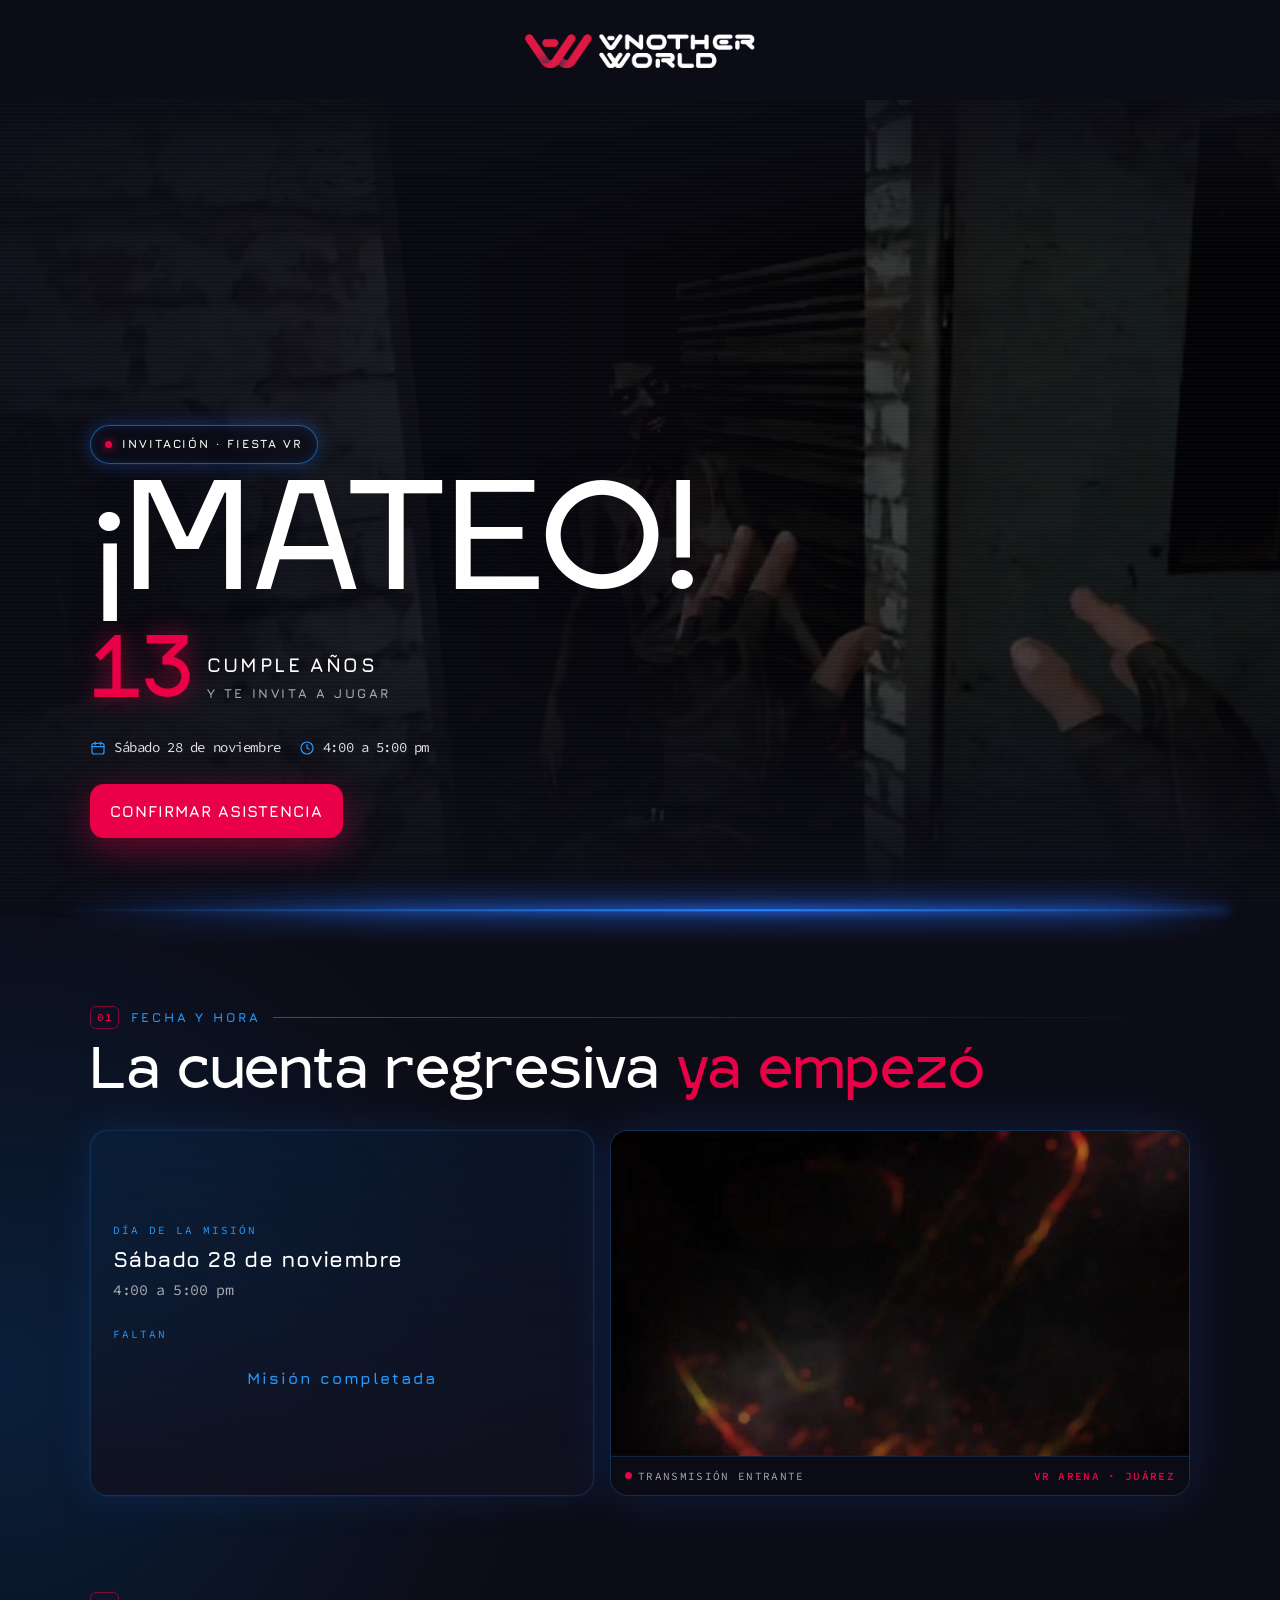
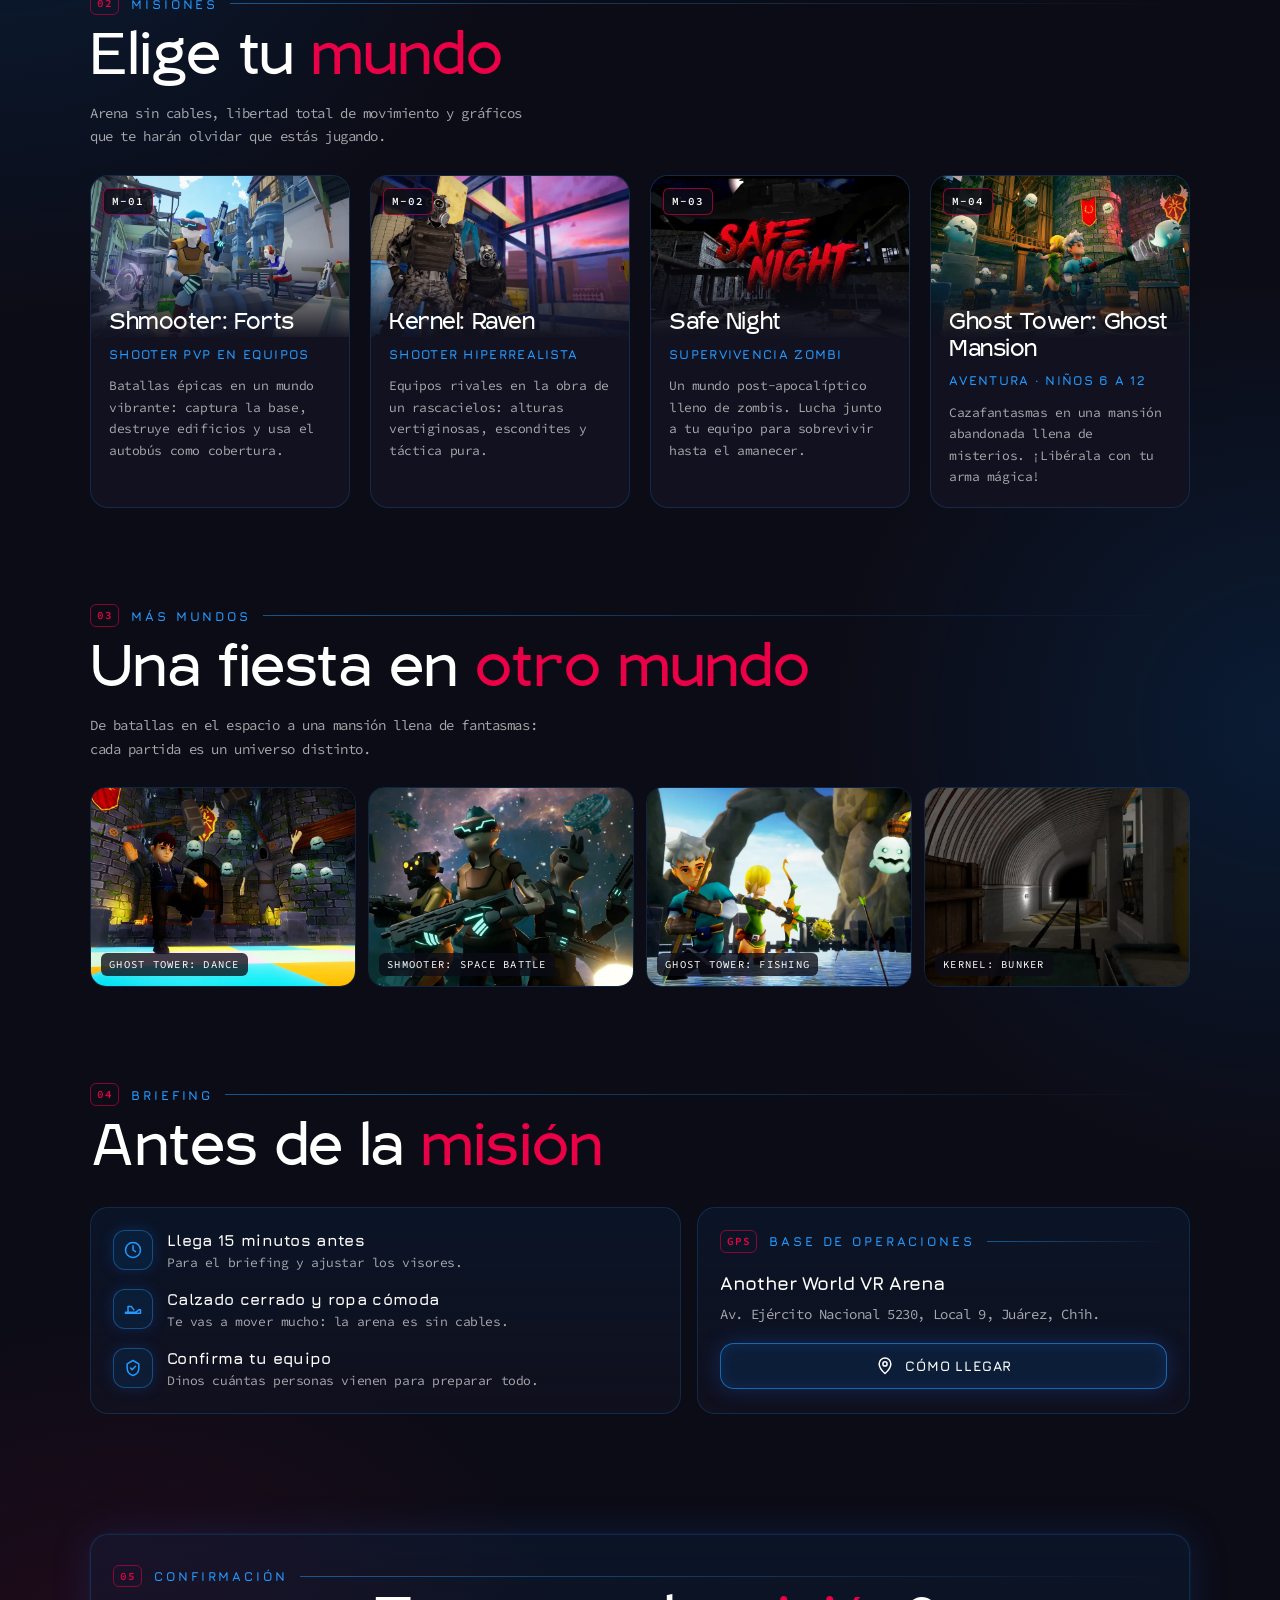
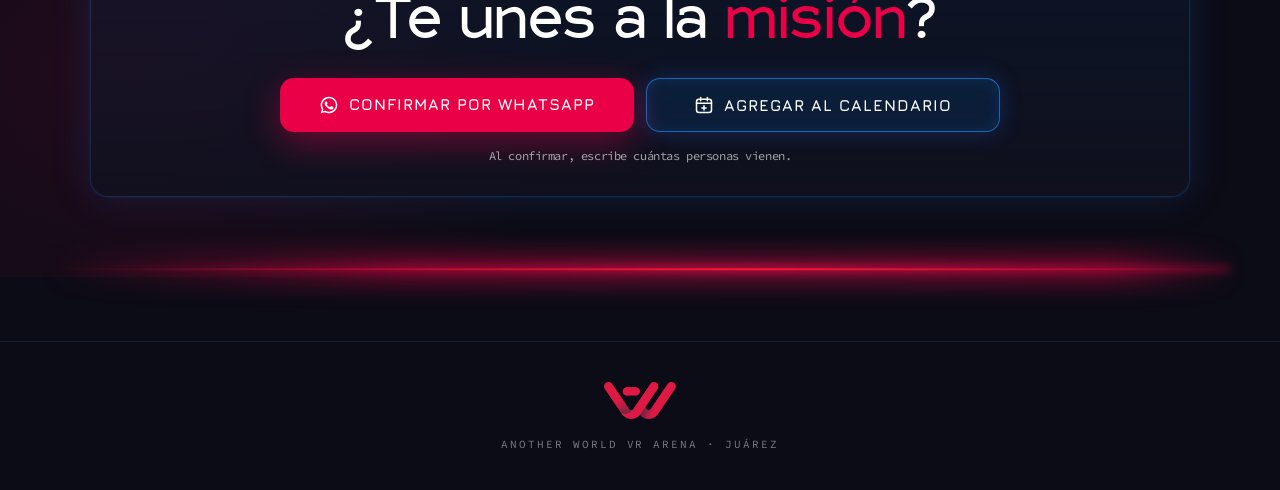
<file: v2/mateo/index.html>
<!doctype html>
<html lang="es">
<head>
<meta charset="utf-8">
<meta name="viewport" content="width=device-width, initial-scale=1, viewport-fit=cover">
<!-- Invitación de Mateo: diseño Oficial (/v2/) + video de fondo de /adultos/. Reutiliza ../fonts, ../img y ../video. No modifica las plantillas. -->
<base href="../">
<meta name="theme-color" content="#0C0C16">
<title>Invitación de Mateo · 13 años · Another World VR Arena</title>
<meta name="description" content="Mateo cumple 13 años el sábado 28 de noviembre, de 4:00 a 5:00 pm, en Another World VR Arena, Juárez.">
<meta property="og:title" content="¡Estás invitado al cumpleaños de Mateo! · Another World">
<meta property="og:description" content="Mateo cumple 13 años el sábado 28 de noviembre, de 4:00 a 5:00 pm, en Another World VR Arena, Juárez.">
<meta property="og:image" content="https://mauroalvarado.github.io/invitaciones-aw/v2/img/hero-desktop.webp">
<meta property="og:url" content="https://mauroalvarado.github.io/invitaciones-aw/v2/mateo/">
<meta property="og:type" content="website">
<!-- Imágenes y video: solo arte/capturas de juegos y logotipo oficial. Sin fotografías ni video de personas reales. -->
<link rel="icon" type="image/png" href="img/aw-logo-sign.png">
<link rel="preload" href="fonts/igra-sans.woff2" as="font" type="font/woff2" crossorigin>
<link rel="preload" href="fonts/source-code-pro-400.woff2" as="font" type="font/woff2" crossorigin>
<script>
/* =====================================================================
   CONFIGURACIÓN DEL EVENTO — edita SOLO este bloque para cada invitación
   (mismos campos y parámetros de URL que la plantilla 1; ver README.txt)
   ===================================================================== */
const CONFIG = {
  fijo:       true,                // valores fijos de Mateo: ignora parámetros de URL
  nombre:     "Mateo",             // nombre del festejado
  edad:       "13",                // años que cumple
  fecha:      "2026-11-28",        // AAAA-MM-DD
  horaInicio: "16:00",             // HH:MM (24 h)
  horaFin:    "17:00",             // HH:MM (24 h)
  utcOffset:  "auto",              // "auto" = Cd. Juárez (MST -07:00 / MDT -06:00 con DST de EE. UU.); o fija p. ej. "-06:00"
  whatsapp:   "5216561087982",     // número que recibe las confirmaciones (solo dígitos, con lada país)
  mensaje:    "¡Hola! Confirmo asistencia a la misión de cumpleaños de {nombre} en Another World VR Arena el {fecha} ({hora}). Somos __ personas.",
  lugar:      "Another World VR Arena",
  direccion:  "Av. Ejército Nacional 5230, Local 9, Juárez, Chih.",
  misiones: [
    { titulo: "Shmooter: Forts",          genero: "Shooter PvP en equipos",  img: "img/m-shmooter-forts.webp",
      desc: "Batallas épicas en un mundo vibrante: captura la base, destruye edificios y usa el autobús como cobertura." },
    { titulo: "Kernel: Raven",            genero: "Shooter hiperrealista",   img: "img/m-kernel-raven.webp",
      desc: "Equipos rivales en la obra de un rascacielos: alturas vertiginosas, escondites y táctica pura." },
    { titulo: "Safe Night",               genero: "Supervivencia zombi",     img: "img/m-safe-night.webp",
      desc: "Un mundo post-apocalíptico lleno de zombis. Lucha junto a tu equipo para sobrevivir hasta el amanecer." },
    { titulo: "Ghost Tower: Ghost Mansion", genero: "Aventura · niños 6 a 12", img: "img/m-ghost-mansion.webp",
      desc: "Cazafantasmas en una mansión abandonada llena de misterios. ¡Libérala con tu arma mágica!" }
  ]
};
</script>
<style>
@font-face{font-family:"Igra Sans";src:url("fonts/igra-sans.woff2") format("woff2");font-weight:400;font-display:swap}
@font-face{font-family:"Jura";src:url("fonts/jura-bold.woff2") format("woff2");font-weight:700;font-display:swap}
@font-face{font-family:"Source Code Pro";src:url("fonts/source-code-pro-400.woff2") format("woff2");font-weight:400;font-display:swap}
@font-face{font-family:"Source Code Pro";src:url("fonts/source-code-pro-600.woff2") format("woff2");font-weight:600;font-display:swap}
:root{
  /* Paleta oficial (GuideBook Another World) */
  --black:#0C0C16; --blue:#0062BA; --red:#EA0046; --white:#FFFFFF;
  /* Neón oficial azul / rojo */
  --n1:#1F5DD3; --n2:#246FFF; --n3:#249AFF; --r2:#F80C4F; --r3:#FF1E26;
  --panel:#11111F; --line:rgba(36,154,255,.18); --muted:rgba(255,255,255,.64);
  --title:"Igra Sans",system-ui,sans-serif; --sub:"Jura",system-ui,sans-serif; --body:"Source Code Pro",ui-monospace,Menlo,monospace;
}
*{box-sizing:border-box;margin:0;padding:0}
html{-webkit-text-size-adjust:100%;scroll-behavior:smooth}
body{font-family:var(--body);font-size:14px;line-height:1.7;letter-spacing:-.03em;color:var(--white);background:var(--black);overflow-x:hidden;-webkit-font-smoothing:antialiased}
a{color:inherit;text-decoration:none}
img,video{display:block;max-width:100%;height:auto}

/* ---------- Barra superior: logo oficial sobre negro, con área libre ---------- */
.topbar{position:relative;z-index:3;background:var(--black);display:flex;justify-content:center;padding:28px 32px 26px}
.topbar img{width:200px;height:auto}

/* ---------- Hero (video de fondo de /adultos/, overlay oscuro para leer el texto Oficial) ---------- */
.hero{position:relative;min-height:calc(100svh - 82px);max-height:980px;display:flex;align-items:flex-end;overflow:hidden;isolation:isolate;background:#05050a}
.hero .ph{position:absolute;inset:-6% 0 0 0;z-index:-3}
.hero video,.hero .poster{position:absolute;inset:0;width:100%;height:100%;object-fit:cover;object-position:50% 30%;filter:saturate(.75) contrast(1.08) brightness(.8)}
.hero video{z-index:0}
.hero .poster{z-index:1;transition:opacity .6s ease}
.hero::before{content:"";position:absolute;inset:0;z-index:-2;
  background:linear-gradient(180deg,rgba(12,12,22,.82) 0%,rgba(12,12,22,.2) 22%,rgba(12,12,22,.18) 42%,rgba(12,12,22,.84) 70%,var(--black) 96%),
             radial-gradient(80% 50% at 50% 100%,rgba(0,98,186,.28),transparent 70%)}
.scan{position:absolute;inset:0;z-index:-1;pointer-events:none;opacity:.35;
  background:repeating-linear-gradient(180deg,rgba(255,255,255,.05) 0 1px,transparent 1px 4px)}
.scan::after{content:"";position:absolute;left:0;right:0;height:22%;top:-22%;
  background:linear-gradient(180deg,rgba(36,154,255,0),rgba(36,154,255,.10) 50%,rgba(36,154,255,0));animation:sweep 7s linear infinite}
@keyframes sweep{to{top:110%}}
.hero-in{width:100%;max-width:1180px;margin:0 auto;padding:0 22px 34px}
.chip{display:inline-flex;align-items:center;gap:10px;font-family:var(--sub);font-weight:700;font-size:12px;letter-spacing:.16em;text-transform:uppercase;
  padding:8px 14px;border:1px solid rgba(36,154,255,.55);border-radius:999px;background:rgba(12,12,22,.55);
  box-shadow:0 0 18px rgba(36,111,255,.35),inset 0 0 12px rgba(36,111,255,.18);-webkit-backdrop-filter:blur(6px);backdrop-filter:blur(6px)}
.chip i{width:7px;height:7px;border-radius:50%;background:var(--red);box-shadow:0 0 10px var(--red);animation:blink 1.6s ease-in-out infinite}
@keyframes blink{50%{opacity:.25}}
.hero h1{margin-top:18px;font-family:var(--title);font-weight:400;font-size:clamp(54px,19vw,148px);line-height:.95;letter-spacing:-.02em;text-transform:uppercase;word-break:break-word;text-shadow:0 4px 30px rgba(12,12,22,.6)}
.age{margin-top:12px;display:flex;align-items:center;gap:14px;font-family:var(--sub);font-weight:700;font-size:20px;letter-spacing:.12em;text-transform:uppercase}
.age b{font-family:var(--title);font-weight:400;font-size:64px;line-height:1;color:var(--red);letter-spacing:-.02em;text-shadow:0 0 22px rgba(234,0,70,.55)}
.age span{display:block;font-size:13px;color:var(--muted);letter-spacing:.2em}
.meta{margin-top:18px;display:flex;flex-wrap:wrap;gap:8px 18px;font-size:14px;color:rgba(255,255,255,.88)}
.meta div{display:flex;align-items:center;gap:8px}
.meta svg{width:16px;height:16px;stroke:var(--n3);fill:none;stroke-width:1.8;stroke-linecap:round;stroke-linejoin:round}
.hero .go{margin-top:24px}

/* ---------- Línea de neón (elemento gráfico oficial) ---------- */
.neon{position:relative;height:16px;margin:0 auto;max-width:1180px;pointer-events:none}
.neon::before,.neon::after,.neon i{content:"";position:absolute;left:0;right:0;top:50%;transform:translateY(-50%);border-radius:99px}
.neon::before{height:14px;filter:blur(14px);background:linear-gradient(90deg,rgba(12,12,22,0) 0%,rgba(31,93,211,.9) 30%,rgba(36,111,255,.8) 60%,rgba(31,93,211,.9) 90%,rgba(12,12,22,0) 100%)}
.neon::after{height:5px;filter:blur(5px);background:linear-gradient(90deg,rgba(31,93,211,0) 0%,rgba(31,93,211,.5) 25%,#246FFF 60%,rgba(31,93,211,.5) 100%)}
.neon i{height:1.5px;filter:blur(.4px);background:linear-gradient(90deg,rgba(36,154,255,0) 0%,rgba(36,154,255,.4) 30%,#249AFF 60%,rgba(36,154,255,.4) 85%,rgba(36,154,255,0) 100%);animation:hum 4s ease-in-out infinite}
.neon.red::before{background:linear-gradient(90deg,rgba(12,12,22,0),rgba(234,0,70,.9) 30%,rgba(248,12,79,.8) 60%,rgba(234,0,70,.9) 90%,rgba(12,12,22,0))}
.neon.red::after{background:linear-gradient(90deg,rgba(234,0,70,0),rgba(234,0,70,.5) 25%,#F80C4F 60%,rgba(234,0,70,.5))}
.neon.red i{background:linear-gradient(90deg,rgba(255,30,38,0),rgba(255,30,38,.4) 30%,#FF1E26 60%,rgba(255,30,38,.4) 85%,rgba(255,30,38,0))}
@keyframes hum{50%{opacity:.6}}

/* ---------- Secciones ---------- */
main{position:relative}
main::before{content:"";position:absolute;inset:0;pointer-events:none;z-index:-1;
  background:radial-gradient(60% 30% at 0% 18%,rgba(0,98,186,.22),transparent 70%),radial-gradient(50% 25% at 100% 55%,rgba(0,98,186,.18),transparent 70%),radial-gradient(50% 20% at 10% 92%,rgba(234,0,70,.10),transparent 70%)}
.wrap{max-width:1180px;margin:0 auto;padding:0 22px}
.sec{padding:56px 0 8px}
.label{display:flex;align-items:center;gap:12px;font-family:var(--sub);font-weight:700;font-size:13px;letter-spacing:.22em;text-transform:uppercase;color:var(--n3)}
.label::before{content:attr(data-n);font-family:var(--body);font-weight:600;font-size:11px;letter-spacing:.06em;color:var(--red);border:1px solid rgba(234,0,70,.55);border-radius:6px;padding:1px 6px}
.label::after{content:"";flex:1;height:1px;background:linear-gradient(90deg,rgba(36,154,255,.5),transparent)}
h2{margin-top:14px;font-family:var(--title);font-weight:400;font-size:clamp(30px,8.6vw,56px);line-height:1.12;letter-spacing:0}
h2 em{font-style:normal;color:var(--red)}
.lead{margin-top:10px;color:var(--muted);max-width:56ch}

.panel{position:relative;background:linear-gradient(180deg,rgba(0,98,186,.10),rgba(17,17,31,.9));border:1px solid var(--line);border-radius:18px;padding:22px}
.panel.glow{box-shadow:0 0 0 1px rgba(36,111,255,.08),0 0 40px rgba(31,93,211,.18)}

/* Fecha + cuenta regresiva */
.when-grid{margin-top:24px;display:grid;gap:16px}
.when .k{font-size:11px;letter-spacing:.18em;text-transform:uppercase;color:var(--n3);margin-bottom:6px}
.when .d{font-family:var(--sub);font-weight:700;font-size:22px;line-height:1.25;letter-spacing:.02em}
.when .t{margin-top:4px;color:var(--muted);font-size:15px}
.count{margin-top:10px;display:grid;grid-template-columns:repeat(4,1fr);gap:8px}
.count div{border:1px solid rgba(36,154,255,.28);border-radius:12px;padding:12px 0 8px;text-align:center;background:rgba(12,12,22,.7);box-shadow:inset 0 0 18px rgba(36,111,255,.12)}
.count b{display:block;font-family:var(--title);font-weight:400;font-size:30px;line-height:1.1;font-variant-numeric:tabular-nums;color:var(--white);text-shadow:0 0 14px rgba(36,154,255,.55)}
.count span{font-size:10.5px;letter-spacing:.14em;color:var(--muted);text-transform:uppercase}
.count.done{display:block;text-align:center;font-family:var(--sub);font-weight:700;font-size:16px;letter-spacing:.12em;color:var(--n3);padding:12px 0}

/* Video de bienvenida */
.screen{position:relative;border-radius:18px;overflow:hidden;background:var(--black);border:1px solid rgba(36,154,255,.25);box-shadow:0 0 50px rgba(31,93,211,.22)}
.screen video,.screen img{width:100%;aspect-ratio:16/9;object-fit:cover;background:var(--black)}
.screen figcaption{display:flex;justify-content:space-between;gap:10px;padding:10px 14px;font-size:11px;letter-spacing:.12em;text-transform:uppercase;color:var(--muted);border-top:1px solid rgba(36,154,255,.18);background:rgba(12,12,22,.9)}
.screen figcaption b{color:var(--red);font-weight:600}
.rec{display:inline-block;width:7px;height:7px;border-radius:50%;background:var(--red);margin-right:6px;vertical-align:1px;animation:blink 1.6s ease-in-out infinite}

/* Misiones */
.games{margin-top:26px;display:grid;gap:16px}
.game{position:relative;border-radius:18px;overflow:hidden;background:var(--panel);border:1px solid var(--line);transition:transform .45s cubic-bezier(.2,.7,.2,1),border-color .45s,box-shadow .45s}
.game:hover{transform:translateY(-4px);border-color:rgba(36,154,255,.55);box-shadow:0 0 40px rgba(31,93,211,.3)}
.game .art{position:relative;aspect-ratio:16/10;overflow:hidden}
.game .art img{width:100%;height:100%;object-fit:cover;transition:transform 1.2s cubic-bezier(.2,.7,.2,1)}
.game:hover .art img{transform:scale(1.05)}
.game .art::after{content:"";position:absolute;inset:0;background:linear-gradient(180deg,transparent 45%,rgba(17,17,31,.95) 100%)}
.game .n{position:absolute;z-index:1;top:12px;left:12px;font-family:var(--body);font-weight:600;font-size:11px;letter-spacing:.08em;padding:3px 8px;border-radius:6px;background:rgba(12,12,22,.8);border:1px solid rgba(234,0,70,.6);color:var(--white)}
.game .body{position:relative;padding:0 18px 20px;margin-top:-26px}
.game h3{font-family:var(--title);font-weight:400;font-size:24px;line-height:1.2}
.game .g{margin-top:6px;font-family:var(--sub);font-weight:700;font-size:13px;letter-spacing:.1em;text-transform:uppercase;color:var(--n3)}
.game p{margin-top:10px;font-size:13px;line-height:1.65;color:var(--muted)}

/* Tira de fotos */
.strip{margin:26px -22px 0;padding:0 22px 6px;display:grid;grid-auto-flow:column;grid-auto-columns:78%;gap:12px;overflow-x:auto;scroll-snap-type:x mandatory;scrollbar-width:none}
.strip::-webkit-scrollbar{display:none}
.strip figure{scroll-snap-align:start;position:relative;border-radius:16px;overflow:hidden;border:1px solid var(--line)}
.strip img{width:100%;aspect-ratio:4/3;object-fit:cover}
.strip figcaption{position:absolute;left:10px;bottom:10px;font-size:10.5px;letter-spacing:.12em;text-transform:uppercase;padding:3px 8px;border-radius:6px;background:rgba(12,12,22,.78)}

/* Instrucciones + lugar */
.info{margin-top:24px;display:grid;gap:16px}
.rules{list-style:none;display:grid;gap:16px}
.rules li{display:flex;gap:14px;align-items:flex-start}
.ic{flex:none;width:40px;height:40px;border-radius:12px;display:grid;place-items:center;border:1px solid rgba(36,154,255,.4);background:rgba(0,98,186,.14);box-shadow:0 0 16px rgba(36,111,255,.18)}
.ic svg{width:20px;height:20px;stroke:var(--n3);fill:none;stroke-width:1.8;stroke-linecap:round;stroke-linejoin:round}
.rules b{font-family:var(--sub);font-weight:700;font-size:16px;letter-spacing:.02em;display:block;line-height:1.3}
.rules small{display:block;margin-top:2px;color:var(--muted);font-size:13px;line-height:1.55}
.place .pl{font-family:var(--sub);font-weight:700;font-size:19px}
.place .ad{margin-top:4px;color:var(--muted)}

/* Botones */
.btn{white-space:nowrap;display:flex;align-items:center;justify-content:center;gap:10px;width:100%;min-height:54px;padding:0 20px;border-radius:14px;cursor:pointer;border:0;
  font-family:var(--sub);font-weight:700;font-size:16px;letter-spacing:.06em;text-transform:uppercase;transition:transform .2s ease,box-shadow .3s ease,background .3s ease}
.btn svg{width:20px;height:20px;flex:none}
.btn:active{transform:scale(.98)}
@media (max-width:400px){.btn{font-size:14.5px;letter-spacing:.03em;padding:0 14px}}
.btn.primary{color:#fff;background:var(--red);box-shadow:0 10px 34px rgba(234,0,70,.42)}
.btn.primary:hover{background:var(--r2);box-shadow:0 12px 44px rgba(248,12,79,.6)}
.btn.blue{color:#fff;background:rgba(0,98,186,.16);border:1px solid rgba(36,154,255,.6);box-shadow:0 0 22px rgba(36,111,255,.25),inset 0 0 14px rgba(36,111,255,.15)}
.btn.blue:hover{background:rgba(0,98,186,.3);box-shadow:0 0 32px rgba(36,111,255,.45),inset 0 0 14px rgba(36,111,255,.2)}
.btn.small{min-height:46px;font-size:14px;margin-top:16px}
.hero .go{width:auto;display:inline-flex}

.cta{margin-top:24px;text-align:center}
.cta .panel{padding:30px 22px}
.cta h2{margin-top:6px}
.cta .ctas{margin-top:22px;display:grid;gap:12px}
.cta .note{margin-top:14px;font-size:12px;color:var(--muted)}

footer{margin-top:64px;background:var(--black);border-top:1px solid rgba(36,154,255,.14);padding:40px 22px calc(36px + env(safe-area-inset-bottom));text-align:center}
footer img{width:72px;height:auto;margin:0 auto}
footer p{margin-top:16px;font-size:11px;letter-spacing:.18em;text-transform:uppercase;color:rgba(255,255,255,.45)}

/* ---------- Revelado ---------- */
.rv{opacity:0;transform:translate3d(0,26px,0);transition:opacity .9s cubic-bezier(.2,.7,.2,1),transform .9s cubic-bezier(.2,.7,.2,1);transition-delay:var(--d,0s)}
.rv.in{opacity:1;transform:none}

/* ---------- Escritorio ---------- */
@media (min-width:760px){
  .topbar{padding:34px 48px 32px}.topbar img{width:230px}
  .hero{min-height:min(calc(100svh - 98px),860px)}
  .hero-in{padding:0 40px 64px}
  .hero video,.hero .poster{object-position:50% 50%}
  .hero::before{background:linear-gradient(90deg,rgba(12,12,22,.92) 0%,rgba(12,12,22,.68) 38%,rgba(12,12,22,.28) 70%),linear-gradient(180deg,rgba(12,12,22,.75) 0%,transparent 20%,transparent 70%,var(--black) 100%)}
  .age b{font-size:84px}
  .wrap{padding:0 40px}
  .sec{padding-top:88px}
  .when-grid{grid-template-columns:1fr 1.15fr;align-items:stretch}
  .when{display:flex;flex-direction:column;justify-content:center}
  .games{grid-template-columns:1fr 1fr;gap:20px}
  .strip{margin:26px 0 0;padding:0;grid-auto-flow:row;grid-template-columns:repeat(4,1fr);overflow:visible}
  .info{grid-template-columns:1.2fr 1fr}
  .cta .ctas{grid-template-columns:1fr 1fr;max-width:720px;margin-left:auto;margin-right:auto}
}
@media (min-width:1100px){ .games{grid-template-columns:repeat(4,1fr)} .game h3{font-size:22px} }
@media (max-width:350px){ .count b{font-size:24px} .hero h1{font-size:48px} }

/* ---------- Movimiento reducido ---------- */
@media (prefers-reduced-motion:reduce){
  *,*::before,*::after{animation:none!important;transition:none!important;scroll-behavior:auto!important}
  .rv{opacity:1;transform:none}
  .scan::after{display:none}
}
</style>
</head>
<body>

<header class="topbar">
  <img src="img/aw-logo-horizontal-white.png" alt="Another World" width="1200" height="178">
</header>

<section class="hero" aria-label="Invitación">
  <div class="ph">
    <img class="poster" id="poster" src="../adultos/img/hero-3x4.webp" alt="" aria-hidden="true">
    <video id="hv" muted playsinline loop preload="none" aria-hidden="true" tabindex="-1"></video>
  </div>
  <div class="scan" aria-hidden="true"></div>
  <div class="hero-in">
    <span class="chip rv" style="--d:.1s"><i></i>Invitación · Fiesta VR</span>
    <h1 class="rv" style="--d:.25s" id="name">¡Mateo!</h1>
    <div class="age rv" style="--d:.4s"><b id="age">13</b><div>cumple años<span>y te invita a jugar</span></div></div>
    <div class="meta rv" style="--d:.55s">
      <div><svg viewBox="0 0 24 24"><rect x="3" y="5" width="18" height="16" rx="3"/><path d="M3 10h18M8 3v4M16 3v4"/></svg><span id="dateShort">Sábado 28 de noviembre</span></div>
      <div><svg viewBox="0 0 24 24"><circle cx="12" cy="12" r="9"/><path d="M12 7v5l3 2"/></svg><span id="timeShort">4:00 a 5:00 pm</span></div>
    </div>
    <a class="btn primary go rv" style="--d:.7s" href="/invitaciones-aw/v2/mateo/#confirmar">Confirmar asistencia</a>
  </div>
</section>

<div class="neon" aria-hidden="true"><i></i></div>

<main>
  <div class="wrap">

    <section class="sec">
      <p class="label rv" data-n="01">Fecha y hora</p>
      <h2 class="rv">La cuenta regresiva <em>ya empezó</em></h2>
      <div class="when-grid">
        <div class="panel glow when rv">
          <p class="k">Día de la misión</p>
          <p class="d" id="date">Sábado 28 de noviembre</p>
          <p class="t" id="time">4:00 a 5:00 pm</p>
          <p class="k" style="margin-top:22px;margin-bottom:0">Faltan</p>
          <div class="count" id="count" aria-live="polite">
            <div><b id="cd-d">00</b><span>Días</span></div>
            <div><b id="cd-h">00</b><span>Horas</span></div>
            <div><b id="cd-m">00</b><span>Min</span></div>
            <div><b id="cd-s">00</b><span>Seg</span></div>
          </div>
        </div>
        <figure class="screen rv" style="--d:.15s">
          <video id="intro" muted autoplay loop playsinline preload="metadata" poster="img/aw-intro-poster.webp" aria-label="Animación del logotipo de Another World">
            <source src="video/aw-intro.webm" type="video/webm">
            <source src="video/aw-intro.mp4" type="video/mp4">
          </video>
          <figcaption><span><i class="rec"></i>Transmisión entrante</span><b>VR Arena · Juárez</b></figcaption>
        </figure>
      </div>
    </section>

    <section class="sec">
      <p class="label rv" data-n="02">Misiones</p>
      <h2 class="rv">Elige tu <em>mundo</em></h2>
      <p class="lead rv">Arena sin cables, libertad total de movimiento y gráficos que te harán olvidar que estás jugando.</p>
      <div class="games" id="games"></div>
    </section>

    <section class="sec">
      <p class="label rv" data-n="03">Más mundos</p>
      <h2 class="rv">Una fiesta en <em>otro mundo</em></h2>
      <p class="lead rv">De batallas en el espacio a una mansión llena de fantasmas: cada partida es un universo distinto.</p>
      <div class="strip">
        <figure class="rv"><img src="img/mundo-ghost-dance.webp" alt="Ghost Tower: Dance, batalla de baile con fantasmas" width="800" height="600" loading="lazy"><figcaption>Ghost Tower: Dance</figcaption></figure>
        <figure class="rv" style="--d:.1s"><img src="img/mundo-shmooter-space.webp" alt="Shmooter: Space Battle 2, personajes del juego en el espacio" width="800" height="600" loading="lazy"><figcaption>Shmooter: Space Battle</figcaption></figure>
        <figure class="rv" style="--d:.2s"><img src="img/mundo-ghost-fishing.webp" alt="Ghost Tower: Fishing, pesca con fantasmas" width="800" height="600" loading="lazy"><figcaption>Ghost Tower: Fishing</figcaption></figure>
        <figure class="rv" style="--d:.3s"><img src="img/mundo-kernel-bunker.webp" alt="Kernel: Bunker, túnel del búnker abandonado" width="800" height="600" loading="lazy"><figcaption>Kernel: Bunker</figcaption></figure>
      </div>
    </section>

    <section class="sec">
      <p class="label rv" data-n="04">Briefing</p>
      <h2 class="rv">Antes de la <em>misión</em></h2>
      <div class="info">
        <ul class="rules panel rv">
          <li><span class="ic"><svg viewBox="0 0 24 24"><circle cx="12" cy="12" r="9"/><path d="M12 7v5l3 2"/></svg></span>
            <span><b>Llega 15 minutos antes</b><small>Para el briefing y ajustar los visores.</small></span></li>
          <li><span class="ic"><svg viewBox="0 0 24 24"><path d="M3 16h12l4-3h2v4H3z"/><path d="M6 16V9h4l3 4"/></svg></span>
            <span><b>Calzado cerrado y ropa cómoda</b><small>Te vas a mover mucho: la arena es sin cables.</small></span></li>
          <li><span class="ic"><svg viewBox="0 0 24 24"><path d="M12 3l7 4v5c0 4.5-3 8-7 9-4-1-7-4.5-7-9V7z"/><path d="M9 12l2 2 4-4"/></svg></span>
            <span><b>Confirma tu equipo</b><small>Dinos cuántas personas vienen para preparar todo.</small></span></li>
        </ul>
        <div class="panel place rv" style="--d:.1s">
          <p class="label" data-n="GPS" style="margin-bottom:14px">Base de operaciones</p>
          <p class="pl" id="place">Another World VR Arena</p>
          <p class="ad" id="addr">Av. Ejército Nacional 5230, Local 9, Juárez, Chih.</p>
          <a class="btn blue small" id="maps" target="_blank" rel="noopener">
            <svg viewBox="0 0 24 24" fill="none" stroke="currentColor" stroke-width="1.8" stroke-linecap="round" stroke-linejoin="round"><path d="M12 21s-7-6.2-7-11.5A7 7 0 0 1 19 9.5C19 14.8 12 21 12 21z"/><circle cx="12" cy="9.5" r="2.5"/></svg>
            Cómo llegar</a>
        </div>
      </div>
    </section>

    <section class="sec cta" id="confirmar">
      <div class="panel glow rv">
        <p class="label" data-n="05" style="justify-content:center">Confirmación</p>
        <h2>¿Te unes a la <em>misión</em>?</h2>
        <div class="ctas">
          <a class="btn primary" id="rsvp" target="_blank" rel="noopener">
            <svg viewBox="0 0 24 24" fill="currentColor"><path d="M12 2a10 10 0 0 0-8.6 15.1L2 22l5-1.3A10 10 0 1 0 12 2zm0 18.2a8.2 8.2 0 0 1-4.2-1.2l-.3-.2-3 .8.8-2.9-.2-.3A8.2 8.2 0 1 1 12 20.2zm4.5-6.1c-.2-.1-1.5-.7-1.7-.8s-.4-.1-.6.1-.7.8-.8 1-.3.2-.5.1a6.7 6.7 0 0 1-3.3-2.9c-.3-.4.3-.4.7-1.3.1-.2 0-.3 0-.4l-.8-1.8c-.2-.5-.4-.4-.6-.4h-.5a1 1 0 0 0-.7.3 3 3 0 0 0-.9 2.2 5.1 5.1 0 0 0 1.1 2.7 11.6 11.6 0 0 0 4.4 3.9c1.6.7 2.3.7 3.1.6a2.7 2.7 0 0 0 1.8-1.3 2.2 2.2 0 0 0 .2-1.3c-.1-.1-.3-.2-.5-.3z"/></svg>
            Confirmar por WhatsApp</a>
          <button class="btn blue" id="ics" type="button">
            <svg viewBox="0 0 24 24" fill="none" stroke="currentColor" stroke-width="1.8" stroke-linecap="round" stroke-linejoin="round"><rect x="3" y="5" width="18" height="16" rx="3"/><path d="M3 10h18M8 3v4M16 3v4M12 13v5M9.5 15.5h5"/></svg>
            Agregar al calendario</button>
        </div>
        <p class="note">Al confirmar, escribe cuántas personas vienen.</p>
      </div>
    </section>

  </div>
  <div class="neon red" aria-hidden="true" style="margin-top:56px"><i></i></div>
</main>

<footer>
  <img src="img/aw-logo-sign.png" alt="Another World" width="550" height="282" loading="lazy">
  <p>Another World VR Arena · Juárez</p>
</footer>

<script>
(function(){
  /* ---- 1. Config (fijo:true = ignora parámetros de URL) ---- */
  const C = Object.assign({}, CONFIG);
  if (!CONFIG.fijo) {
    const q = new URLSearchParams(location.search);
    const map = {nombre:"nombre",edad:"edad",fecha:"fecha",inicio:"horaInicio",fin:"horaFin",tz:"utcOffset",wa:"whatsapp",msg:"mensaje",lugar:"lugar",dir:"direccion"};
    for (const [p,k] of Object.entries(map)) if (q.has(p) && q.get(p).trim()) C[k] = q.get(p).trim().slice(0,200);
    if (q.has("hora")) { const h=q.get("hora").split(/[-–a ]+/).filter(Boolean); if(h[0]) C.horaInicio=h[0]; if(h[1]) C.horaFin=h[1]; }
  }
  C.whatsapp = String(C.whatsapp).replace(/\D/g,"");
  const isHM = s => /^\d{1,2}:\d{2}$/.test(s);
  if (!/^\d{4}-\d{2}-\d{2}$/.test(C.fecha)) C.fecha = CONFIG.fecha;
  if (!isHM(C.horaInicio)) C.horaInicio = CONFIG.horaInicio;
  if (!isHM(C.horaFin)) C.horaFin = CONFIG.horaFin;
  if (!/^[+-]\d{2}:\d{2}$/.test(C.utcOffset)) C.utcOffset = "auto";
  if (C.utcOffset === "auto") { // DST EE. UU.: 2º domingo de marzo a 1er domingo de noviembre
    const [y,mo,da] = C.fecha.split("-").map(Number);
    const nthSun = (m,n) => { const d=new Date(Date.UTC(y,m,1)); return 1 + (7 - d.getUTCDay())%7 + 7*(n-1); };
    const v = mo*100+da, a = 300+nthSun(2,2), b = 1100+nthSun(10,1);
    C.utcOffset = (v>=a && v<b) ? "-06:00" : "-07:00";
  }

  /* ---- 2. Formatos ---- */
  const [Y,M,D] = C.fecha.split("-").map(Number);
  const fechaTxt = new Intl.DateTimeFormat("es-MX",{weekday:"long",day:"numeric",month:"long",timeZone:"UTC"}).format(new Date(Date.UTC(Y,M-1,D,12)));
  const hm = s => { let [h,m]=s.split(":").map(Number); const ap=h>=12?"pm":"am"; h=h%12||12; return h+":"+String(m).padStart(2,"0")+" "+ap; };
  const ini = hm(C.horaInicio), fin = hm(C.horaFin);
  const horaTxt = ini.slice(-2)===fin.slice(-2) ? ini.slice(0,-3)+" a "+fin : ini+" a "+fin;
  const toDate = t => new Date(C.fecha+"T"+t.padStart(5,"0")+":00"+C.utcOffset);
  const start = toDate(C.horaInicio), end = toDate(C.horaFin);
  const $ = id => document.getElementById(id);

  /* ---- 3. Pintar contenido (solo textContent: seguro con parámetros) ---- */
  $("name").textContent = "¡" + C.nombre + "!";
  $("age").textContent = C.edad;
  const ft = fechaTxt.replace(/,/g,""), FT = ft.charAt(0).toUpperCase()+ft.slice(1);
  $("date").textContent = FT; $("dateShort").textContent = FT;
  $("time").textContent = horaTxt; $("timeShort").textContent = horaTxt;
  $("place").textContent = C.lugar; $("addr").textContent = C.direccion;
  document.title = `${C.nombre} cumple ${C.edad} · Another World VR Arena`;
  const g = $("games");
  C.misiones.forEach((m,i) => {
    const el = document.createElement("article"); el.className = "game rv"; el.style.setProperty("--d",(i*.08)+"s");
    el.innerHTML = '<div class="art"><span class="n"></span><img loading="lazy" width="800" height="500"></div><div class="body"><h3></h3><p class="g"></p><p class="x"></p></div>';
    el.querySelector(".n").textContent = "M-" + String(i+1).padStart(2,"0");
    const im = el.querySelector("img"); if (m.img) { im.src = m.img; im.alt = m.titulo; } else im.parentNode.removeChild(im);
    el.querySelector("h3").textContent = m.titulo; el.querySelector(".g").textContent = m.genero || "";
    el.querySelector(".x").textContent = m.desc || "";
    g.appendChild(el);
  });

  /* ---- 4. Enlaces ---- */
  /* <base href="../"> hace que href="#confirmar" apunte a /v2/#confirmar (la plantilla con Gael). Anclas se quedan en esta página. */
  document.querySelectorAll("a[href]").forEach(a => {
    const raw = a.getAttribute("href") || "";
    if (raw.startsWith("#") || /\/v2\/?#/.test(raw) && !/\/v2\/mateo\//.test(raw)) {
      a.setAttribute("href", location.pathname.replace(/\/?$/, "/") + (raw.includes("#") ? raw.slice(raw.indexOf("#")) : ""));
    }
  });
  $("maps").href = "https://www.google.com/maps/search/?api=1&query=" + encodeURIComponent(C.lugar + ", " + C.direccion);
  const msg = C.mensaje.replace("{nombre}",C.nombre).replace("{fecha}",fechaTxt).replace("{hora}",horaTxt);
  $("rsvp").href = "https://wa.me/" + C.whatsapp + "?text=" + encodeURIComponent(msg);
  $("ics").addEventListener("click", () => {
    const f = d => d.toISOString().replace(/[-:]/g,"").replace(/\.\d{3}/,"");
    const esc = s => String(s).replace(/\\/g,"\\\\").replace(/([,;])/g,"\\$1").replace(/\n/g,"\\n");
    const ics = ["BEGIN:VCALENDAR","VERSION:2.0","PRODID:-//Another World VR Arena//Invitacion v2//ES","CALSCALE:GREGORIAN","METHOD:PUBLISH",
      "BEGIN:VEVENT","UID:"+f(start)+"-"+Math.random().toString(36).slice(2)+"@anotherworld-invitacion",
      "DTSTAMP:"+f(new Date()),"DTSTART:"+f(start),"DTEND:"+f(end),
      "SUMMARY:"+esc(`Misión VR: ${C.nombre} cumple ${C.edad}`),
      "LOCATION:"+esc(C.lugar+", "+C.direccion),
      "DESCRIPTION:"+esc("Llega 15 minutos antes para el briefing. Calzado cerrado y ropa cómoda."),
      "BEGIN:VALARM","TRIGGER:-PT2H","ACTION:DISPLAY","DESCRIPTION:Misión VR en 2 horas","END:VALARM",
      "END:VEVENT","END:VCALENDAR"].join("\r\n");
    const a = document.createElement("a");
    a.href = URL.createObjectURL(new Blob([ics],{type:"text/calendar;charset=utf-8"}));
    a.download = "mision-another-world.ics"; document.body.appendChild(a); a.click();
    setTimeout(()=>{URL.revokeObjectURL(a.href); a.remove();},500);
  });

  /* ---- 5. Cuenta regresiva ---- */
  const pad = n => String(n).padStart(2,"0");
  function tick(){
    const ms = start - Date.now();
    if (ms <= 0) { const c=$("count"); c.className="count done"; c.textContent = Date.now() < end ? "¡La misión está en curso!" : "Misión completada"; return false; }
    const s = Math.floor(ms/1000);
    $("cd-d").textContent = pad(Math.floor(s/86400)); $("cd-h").textContent = pad(Math.floor(s%86400/3600));
    $("cd-m").textContent = pad(Math.floor(s%3600/60)); $("cd-s").textContent = pad(s%60); return true;
  }
  if (tick()) { const t = setInterval(()=>{ if(!tick()) clearInterval(t); },1000); }

  /* ---- 6. Revelado, parallax, video de fondo (Adultos: 3x4 móvil / 16:9 escritorio) e intro ---- */
  const reduce = matchMedia("(prefers-reduced-motion: reduce)").matches;
  const rv = document.querySelectorAll(".rv");
  if (reduce || !("IntersectionObserver" in window)) rv.forEach(e=>e.classList.add("in"));
  else {
    const io = new IntersectionObserver(es => es.forEach(e => { if (e.isIntersecting){ e.target.classList.add("in"); io.unobserve(e.target);} }),{rootMargin:"0px 0px -6% 0px",threshold:.06});
    rv.forEach(e=>io.observe(e));
    const ph = document.querySelector(".hero .ph"); let tk=false;
    addEventListener("scroll", () => { if (tk) return; tk=true; requestAnimationFrame(() => {
      const y = Math.min(scrollY, innerHeight); ph.style.transform = "translate3d(0,"+(y*0.28)+"px,0)"; tk=false; }); }, {passive:true});
  }
  const portrait = matchMedia("(max-aspect-ratio: 1/1)").matches;
  const tag = portrait ? "3x4" : "16x9";
  const poster = $("poster");
  poster.src = "../adultos/img/hero-"+tag+".webp";
  const hv = $("hv");
  if (!reduce) {
    hv.poster = "../adultos/img/hero-"+tag+".webp";
    hv.src = "../adultos/video/hero-"+tag+".mp4";
    hv.preload = "auto";
    hv.addEventListener("playing", () => { poster.style.opacity = 0; }, {once:true});
    if ("IntersectionObserver" in window) new IntersectionObserver(es => es.forEach(e => { if (e.isIntersecting) hv.play().catch(()=>{}); else hv.pause(); }),{threshold:.2}).observe(hv);
    else hv.play().catch(()=>{});
  } else hv.remove();
  const v = $("intro");
  if (reduce) { v.removeAttribute("autoplay"); v.pause(); }
  else if ("IntersectionObserver" in window) { // reproducir solo cuando se ve (ahorra batería)
    new IntersectionObserver(es => es.forEach(e => { if (e.isIntersecting) v.play().catch(()=>{}); else v.pause(); }),{threshold:.25}).observe(v);
  }
})();
</script>
</body>
</html>
</file>
<file: regalo/regalo.css>
/* Estilos compartidos · Tarjeta de regalo Another World */
@font-face{font-family:"Igra Sans";src:url(fonts/igra-sans.woff2) format("woff2");font-display:swap}
@font-face{font-family:"Jura";src:url(fonts/jura-bold.woff2) format("woff2");font-weight:700;font-display:swap}
@font-face{font-family:"Source Code Pro";src:url(fonts/source-code-pro-400.woff2) format("woff2");font-weight:400;font-display:swap}
@font-face{font-family:"Source Code Pro";src:url(fonts/source-code-pro-600.woff2) format("woff2");font-weight:600;font-display:swap}
:root{
  --black:#0C0C16;--panel:#141422;--line:rgba(255,255,255,.09);
  --red:#EA0046;--red2:#F80C4F;--blue:#0062BA;--neon:#246FFF;--neon2:#249AFF;--white:#fff;--mute:#A9ADBD;--dim:#6E7286;--pump:#FF7A1A;
  --h:"Igra Sans",system-ui,sans-serif;--s:"Jura",system-ui,sans-serif;--b:"Source Code Pro",ui-monospace,monospace;
}
*{box-sizing:border-box;margin:0;padding:0}
html{scroll-behavior:smooth}
body{background:var(--black);color:var(--white);font:400 14px/1.7 var(--b);letter-spacing:-.03em;overflow-x:hidden;-webkit-font-smoothing:antialiased}
img{max-width:100%;height:auto;display:block}
a{color:inherit}
.wrap{width:min(1120px,100% - 40px);margin-inline:auto}
/* top */
.top{position:absolute;top:0;left:0;right:0;z-index:5;padding:18px 0}
.top .wrap{display:flex;align-items:center;justify-content:space-between;gap:12px}
.top .logo{width:150px;height:auto}
.top .tag{font:600 10.5px/1 var(--b);letter-spacing:.16em;text-transform:uppercase;color:var(--mute);border:1px solid rgba(255,255,255,.18);padding:8px 10px;background:rgba(12,12,22,.5)}
/* hero */
.hero{position:relative;min-height:100svh;display:flex;align-items:center;padding:96px 0 56px;overflow:hidden;isolation:isolate}
.hero .bg{position:absolute;inset:0;z-index:-3;background:url(img/hero-bg.webp) center/cover no-repeat;opacity:.38;transform:scale(1.08);animation:drift 22s ease-in-out infinite alternate}
.hero::before{content:"";position:absolute;inset:0;z-index:-2;background:
 radial-gradient(60% 50% at 80% 30%,rgba(36,111,255,.35),transparent 70%),
 radial-gradient(50% 40% at 10% 90%,rgba(234,0,70,.28),transparent 70%),
 linear-gradient(180deg,rgba(12,12,22,.55) 0%,rgba(12,12,22,.7) 55%,var(--black) 100%)}
.hero::after{content:"";position:absolute;inset:0;z-index:-1;background:repeating-linear-gradient(0deg,rgba(255,255,255,.025) 0 1px,transparent 1px 3px);pointer-events:none}
@keyframes drift{to{transform:scale(1.16) translate(-2%,-1%)}}
.hero .grid{display:grid;gap:28px;align-items:center}
.hctas .ctas{margin-top:0}
.kick{display:inline-flex;align-items:center;gap:10px;font:600 11px/1 var(--b);letter-spacing:.16em;text-transform:uppercase;color:#fff;background:var(--red);padding:8px 14px 8px 10px;clip-path:polygon(0 0,100% 0,calc(100% - 8px) 100%,0 100%)}
.kick svg{width:16px;height:16px}
.pre{margin-top:18px;font:700 18px/1.25 var(--s);color:var(--mute);letter-spacing:.02em}
h1{margin-top:6px;font:400 clamp(30px,8.4vw,68px)/1.06 var(--h);letter-spacing:-.02em;text-wrap:balance}
h1 .nm{display:block;color:var(--red);font-size:1.18em;margin-top:6px;word-break:break-word;text-shadow:0 0 28px rgba(234,0,70,.4)}
.why{margin-top:16px;display:flex;flex-wrap:wrap;gap:8px}
.chip{display:inline-flex;align-items:center;gap:8px;padding:8px 12px;border:1px solid rgba(255,255,255,.18);background:rgba(12,12,22,.6);backdrop-filter:blur(6px);-webkit-backdrop-filter:blur(6px);font:600 12.5px/1.25 var(--b);letter-spacing:.01em}
.chip em{font-style:normal;color:var(--pump);font-size:10px;letter-spacing:.14em;text-transform:uppercase}
.chip.b em{color:var(--neon2)}
.ctas{margin-top:24px;display:flex;flex-wrap:wrap;gap:12px}
.btn{display:inline-flex;align-items:center;justify-content:center;gap:10px;min-height:52px;padding:0 22px;font:600 13px/1 var(--b);letter-spacing:.08em;text-transform:uppercase;text-decoration:none;border:1px solid transparent;cursor:pointer;transition:transform .2s,box-shadow .25s,background .25s;clip-path:polygon(10px 0,100% 0,100% calc(100% - 10px),calc(100% - 10px) 100%,0 100%,0 10px);color:#fff;background:none}
.btn svg{width:20px;height:20px;flex:none}
.btn.red{background:var(--red);box-shadow:0 8px 30px rgba(234,0,70,.35)}
.btn.red:hover{background:var(--red2);transform:translateY(-2px)}
.btn.ghost{border-color:rgba(255,255,255,.3);background:rgba(12,12,22,.5)}
.btn.ghost:hover{border-color:var(--neon2);box-shadow:0 0 24px rgba(36,154,255,.3)}
/* gift card */
.stage{perspective:1200px;display:grid;place-items:center}
.gcard{position:relative;width:min(100%,460px);aspect-ratio:1.586;border-radius:22px;padding:22px 24px;overflow:hidden;
 background:linear-gradient(135deg,#101a3a 0%,#0C0C16 45%,#1a0c1e 100%);
 border:1px solid rgba(36,154,255,.55);
 box-shadow:0 0 0 1px rgba(36,111,255,.25),0 0 40px rgba(36,111,255,.35),0 30px 60px rgba(0,0,0,.6);
 transform-style:preserve-3d;transform:rotateX(var(--rx,6deg)) rotateY(var(--ry,-10deg));transition:transform .25s ease-out;animation:float 6s ease-in-out infinite;display:flex;flex-direction:column;justify-content:space-between}
@keyframes float{50%{translate:0 -10px}}
.gcard::before{content:"";position:absolute;inset:0;background:url(img/m-ghost-mansion.webp) center/cover;opacity:.13;mix-blend-mode:screen;pointer-events:none}
.gcard::after{content:"";position:absolute;inset:-50%;background:linear-gradient(115deg,transparent 40%,rgba(255,255,255,.22) 48%,rgba(36,154,255,.18) 52%,transparent 60%);transform:translateX(-60%);animation:shine 4.5s ease-in-out infinite;pointer-events:none}
@keyframes shine{0%,30%{transform:translateX(-60%)}70%,100%{transform:translateX(60%)}}
.gcard>*{position:relative;z-index:1}
.gc-top{display:flex;justify-content:space-between;align-items:flex-start;gap:10px}
.gc-top img{width:110px}
.gc-type{font:600 9.5px/1.3 var(--b);letter-spacing:.18em;text-transform:uppercase;color:var(--neon2);text-align:right}
.gc-type b{display:block;color:var(--pump);font-weight:600}
.gc-amt{font:400 clamp(36px,11vw,58px)/1 var(--h);letter-spacing:-.02em;text-shadow:0 0 18px rgba(36,154,255,.55)}
.gc-amt small{font:400 .5em/1 var(--h);letter-spacing:.02em;color:#fff;margin-left:10px}
.gc-ses{margin-top:6px;font:700 clamp(13px,3.6vw,16px)/1.2 var(--s);color:#fff}
.gc-ses b{color:var(--red)}
.gc-bot{display:flex;justify-content:space-between;align-items:flex-end;gap:10px;font:600 clamp(8.5px,2.4vw,10.5px)/1.45 var(--b);letter-spacing:.08em;text-transform:uppercase;color:var(--mute)}
.gc-bot strong{display:block;color:#fff;font-weight:600;letter-spacing:.04em;font-size:1.12em;word-break:break-all}
.gc-bot .r{text-align:right}
.chipico{width:42px;height:32px;border-radius:6px;background:linear-gradient(135deg,#f6d27a,#b98b2e);opacity:.85;position:relative}
.chipico::after{content:"";position:absolute;inset:7px 9px;border:1px solid rgba(0,0,0,.35);border-radius:3px}
.mid{display:flex;align-items:center;gap:14px}
/* floating halloween */
.spook{position:absolute;inset:0;z-index:-1;pointer-events:none;overflow:hidden}
.spook i{position:absolute;display:block;opacity:.75}
.spook .gh{width:46px;animation:ghost 9s ease-in-out infinite}
.spook .bat{width:38px;animation:bat 12s linear infinite}
@keyframes ghost{0%,100%{transform:translate(0,0) rotate(-4deg)}50%{transform:translate(18px,-26px) rotate(5deg)}}
@keyframes bat{0%{transform:translate(-10vw,0) scale(1)}50%{transform:translate(55vw,-40px) scale(.8)}100%{transform:translate(120vw,10px) scale(1)}}
/* sections */
section.s{padding:72px 0;border-top:1px solid var(--line)}
.lbl{display:flex;align-items:center;gap:12px;font:600 11px/1 var(--b);letter-spacing:.2em;text-transform:uppercase;color:var(--red)}
.lbl::after{content:"";height:1px;width:56px;background:var(--red)}
h2{margin-top:14px;font:400 clamp(26px,6.6vw,48px)/1.12 var(--h);letter-spacing:-.02em;text-wrap:balance}
.lead{margin-top:12px;color:var(--mute);max-width:58ch;font-size:14.5px}
.panel{margin-top:28px;background:var(--panel);border:1px solid var(--line);padding:22px;position:relative}
.panel .hd{display:flex;justify-content:space-between;align-items:flex-start;gap:12px;padding-bottom:14px;border-bottom:1px dashed rgba(255,255,255,.14);font:600 10.5px/1.5 var(--b);letter-spacing:.14em;text-transform:uppercase;color:var(--dim)}
.stamp{flex:none;border:2px solid var(--red);color:var(--red);padding:5px 9px;font:400 12px/1 var(--h);letter-spacing:.06em;transform:rotate(-4deg)}
.stamp.off{border-color:var(--dim);color:var(--dim)}
dl{display:grid;gap:16px;margin-top:16px}
dt{font:600 10.5px/1.6 var(--b);letter-spacing:.16em;text-transform:uppercase;color:var(--dim)}
dd{font:700 17px/1.4 var(--s);color:#fff;letter-spacing:.01em;word-break:break-word}
dd small{display:block;margin-top:2px;font:400 13px/1.55 var(--b);color:var(--mute);letter-spacing:-.02em}
.count{margin-top:22px;display:grid;grid-template-columns:repeat(3,1fr);gap:8px;max-width:420px}
.count div{background:rgba(36,111,255,.08);border:1px solid rgba(36,154,255,.3);padding:12px 8px;text-align:center}
.count b{display:block;font:400 clamp(28px,8vw,44px)/1 var(--h);font-variant-numeric:tabular-nums}
.count span{display:block;margin-top:6px;font:600 9.5px/1 var(--b);letter-spacing:.18em;color:var(--dim);text-transform:uppercase}
.count.done{display:block;padding:18px;font:400 20px/1.2 var(--h);color:var(--dim);border:1px solid var(--line)}
.steps{list-style:none;counter-reset:p;display:grid;gap:14px;margin-top:28px}
.steps li{display:grid;grid-template-columns:44px 1fr;gap:12px;background:var(--panel);border:1px solid var(--line);padding:18px}
.steps li::before{counter-increment:p;content:"0" counter(p);font:400 28px/1 var(--h);color:var(--red);padding-top:2px}
.steps h3{font:700 17px/1.3 var(--s)}
.steps p{margin-top:4px;color:var(--mute);font-size:13.5px}
.steps a{color:var(--neon2)}
.worlds{margin-top:28px;display:grid;grid-template-columns:repeat(2,1fr);gap:10px}
.worlds figure{position:relative;overflow:hidden;aspect-ratio:16/11;border:1px solid var(--line)}
.worlds img{width:100%;height:100%;object-fit:cover;transition:transform .6s}
.worlds figure:hover img{transform:scale(1.06)}
.worlds figcaption{position:absolute;left:0;right:0;bottom:0;padding:22px 10px 8px;background:linear-gradient(transparent,rgba(12,12,22,.92));font:400 15px/1.1 var(--h)}
.where{display:grid;gap:22px;margin-top:28px}
.addr{font:700 17px/1.5 var(--s)}
.addr small{display:block;font:400 13px/1.6 var(--b);color:var(--mute);margin-top:4px}
.fine{margin-top:18px;font-size:12px;color:var(--dim);max-width:70ch}
.final{text-align:center;background:radial-gradient(60% 80% at 50% 0%,rgba(36,111,255,.18),transparent 70%)}
.final .ctas{justify-content:center}
footer{border-top:1px solid var(--line);padding:34px 0 44px;text-align:center;color:var(--dim);font-size:12px;letter-spacing:.04em}
footer img{width:64px;margin:0 auto 12px;opacity:.85}
.toast{position:fixed;left:50%;bottom:22px;transform:translate(-50%,120px);background:var(--panel);border:1px solid var(--neon2);padding:10px 16px;font:600 12px/1.3 var(--b);z-index:20;transition:transform .3s,opacity .3s;opacity:0;visibility:hidden}
.toast.on{transform:translate(-50%,0);opacity:1;visibility:visible}
/* reveal */
.rv{opacity:0;transform:translateY(18px);transition:opacity .7s ease,transform .7s ease;transition-delay:var(--d,0s)}
.rv.in{opacity:1;transform:none}
@media (min-width:720px){
  .top .logo{width:180px}
  dl{grid-template-columns:repeat(2,1fr)}
  .steps{grid-template-columns:repeat(3,1fr)}
  .worlds{grid-template-columns:repeat(4,1fr)}
  .where{grid-template-columns:1.3fr 1fr;align-items:center}
}
@media (min-width:980px){
  .hero .grid{grid-template-columns:1.05fr 1fr;grid-template-areas:"txt stage" "ctas stage";row-gap:24px}
  .txt{grid-area:txt;align-self:end}.stage{grid-area:stage}.hctas{grid-area:ctas;align-self:start}
  .pre{font-size:22px}
}
@media (prefers-reduced-motion:reduce){
  *,*::before,*::after{animation:none!important;transition:none!important}
  .rv{opacity:1;transform:none}
}
</file>
